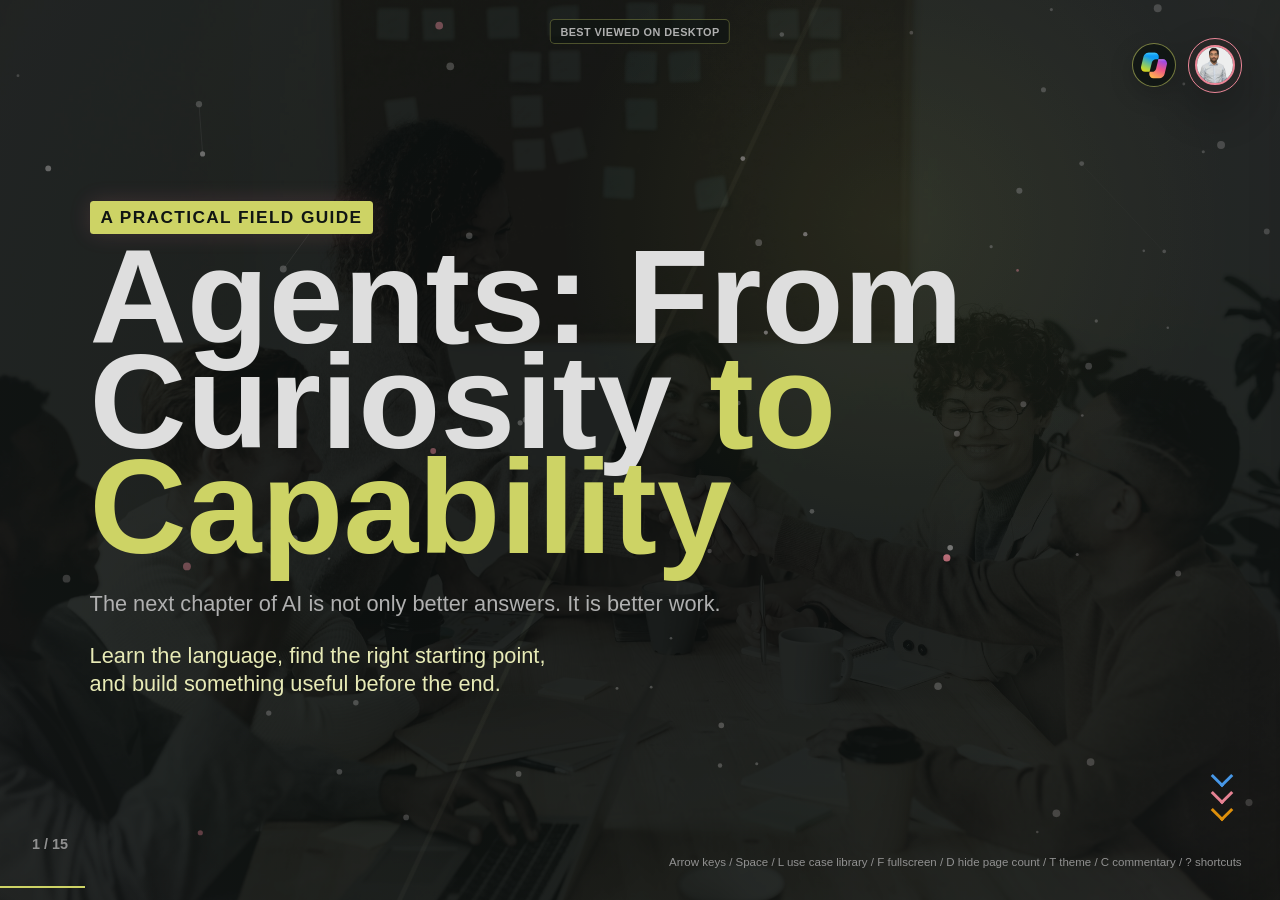
<file: index.html>
<!doctype html>
<html lang="en">
<head>
  <meta charset="utf-8">
  <meta name="viewport" content="width=device-width, initial-scale=1">
  <title>Agents: From Curiosity to Capability</title>
  <script>
    (() => {
      const param = new URLSearchParams(window.location.search).get("scoutTheme");
      // This deck is designed dark-only; ignore the system light/dark preference.
      document.documentElement.setAttribute("data-theme", param || "dark");
    })();
  </script>
  <link rel="stylesheet" href="styles/agentstory.css">
</head>
<body data-scenes="data/agentstory.json">
  <div class="cinema">
    <canvas class="cinema-canvas" aria-hidden="true"></canvas>
    <div class="cinema-vignette"></div>
    <div class="cinema-stage"></div>
  </div>
  <div class="desktop-viewing-notice" role="note">Best viewed on desktop</div>
  <div class="control-hint" data-hidden="false">Arrow keys / Space / L use case library / F fullscreen / D hide page count / T theme / C commentary / ? shortcuts</div>
  <button class="nav-toggle" title="Toggle navigation panel (Press N)" aria-label="Open navigation" hidden>☰</button>
  <div class="nav-panel" data-open="false" hidden>
    <header class="nav-panel-header"><h2 class="nav-panel-title">Agent journey</h2><button class="nav-close" aria-label="Close navigation" title="Close (ESC)">×</button></header>
    <div class="nav-sessions"></div>
  </div>
  <div class="presenter-tools">
    <button class="library-shortcut" type="button" aria-label="Open Agent Use Case Library" title="Open Agent Use Case Library (L)"><img src="assets/logos-and-icons/Copilot-icon.svg" alt=""></button>
    <button class="commentary-launcher" type="button" aria-label="Open presenter commentary" title="Press C to toggle"><span class="commentary-avatar"><img src="assets/images/portraits/you.jpg" alt="Presenter"></span><span class="commentary-launcher-copy"><strong id="presenterName">Presenter</strong><span>View notes</span></span></button>
  </div>
  <aside class="commentary-shell" data-open="false" aria-label="Presenter commentary">
    <div class="commentary-backdrop"></div>
    <section class="commentary-blade" role="dialog" aria-modal="true">
      <header class="commentary-blade-head"><div class="commentary-author"><span class="commentary-avatar"><img src="assets/images/portraits/you.jpg" alt=""></span><div><strong id="commentaryAuthor">Presenter</strong><span>Speaker notes</span></div></div><button class="commentary-close" type="button" aria-label="Close commentary" title="Close (C or ESC)">×</button></header>
      <div class="commentary-content"><p class="commentary-scene-label" id="commentaryLabel"></p><h2 class="commentary-title" id="commentaryTitle"></h2><div class="commentary-body" id="commentaryBody"></div><div class="commentary-takeaway" id="commentaryTakeaway"></div><a class="commentary-source" id="commentarySource" target="_blank" rel="noreferrer"></a><p class="commentary-shortcut">Press C to hide commentary during a live demonstration.</p></div>
    </section>
  </aside>
  <button class="scroll-cue" type="button" aria-label="Continue to the next scene" title="Scroll to navigate"><span class="scroll-cue-arrow"></span><span class="scroll-cue-arrow"></span><span class="scroll-cue-arrow"></span></button>
  <div class="progress-bar"></div>
  <div class="scene-counter"><span id="sceneNum">1</span> / <span id="sceneTotal">15</span></div>
  <script src="scripts/agentstory.js"></script>
</body>
</html>
</file>
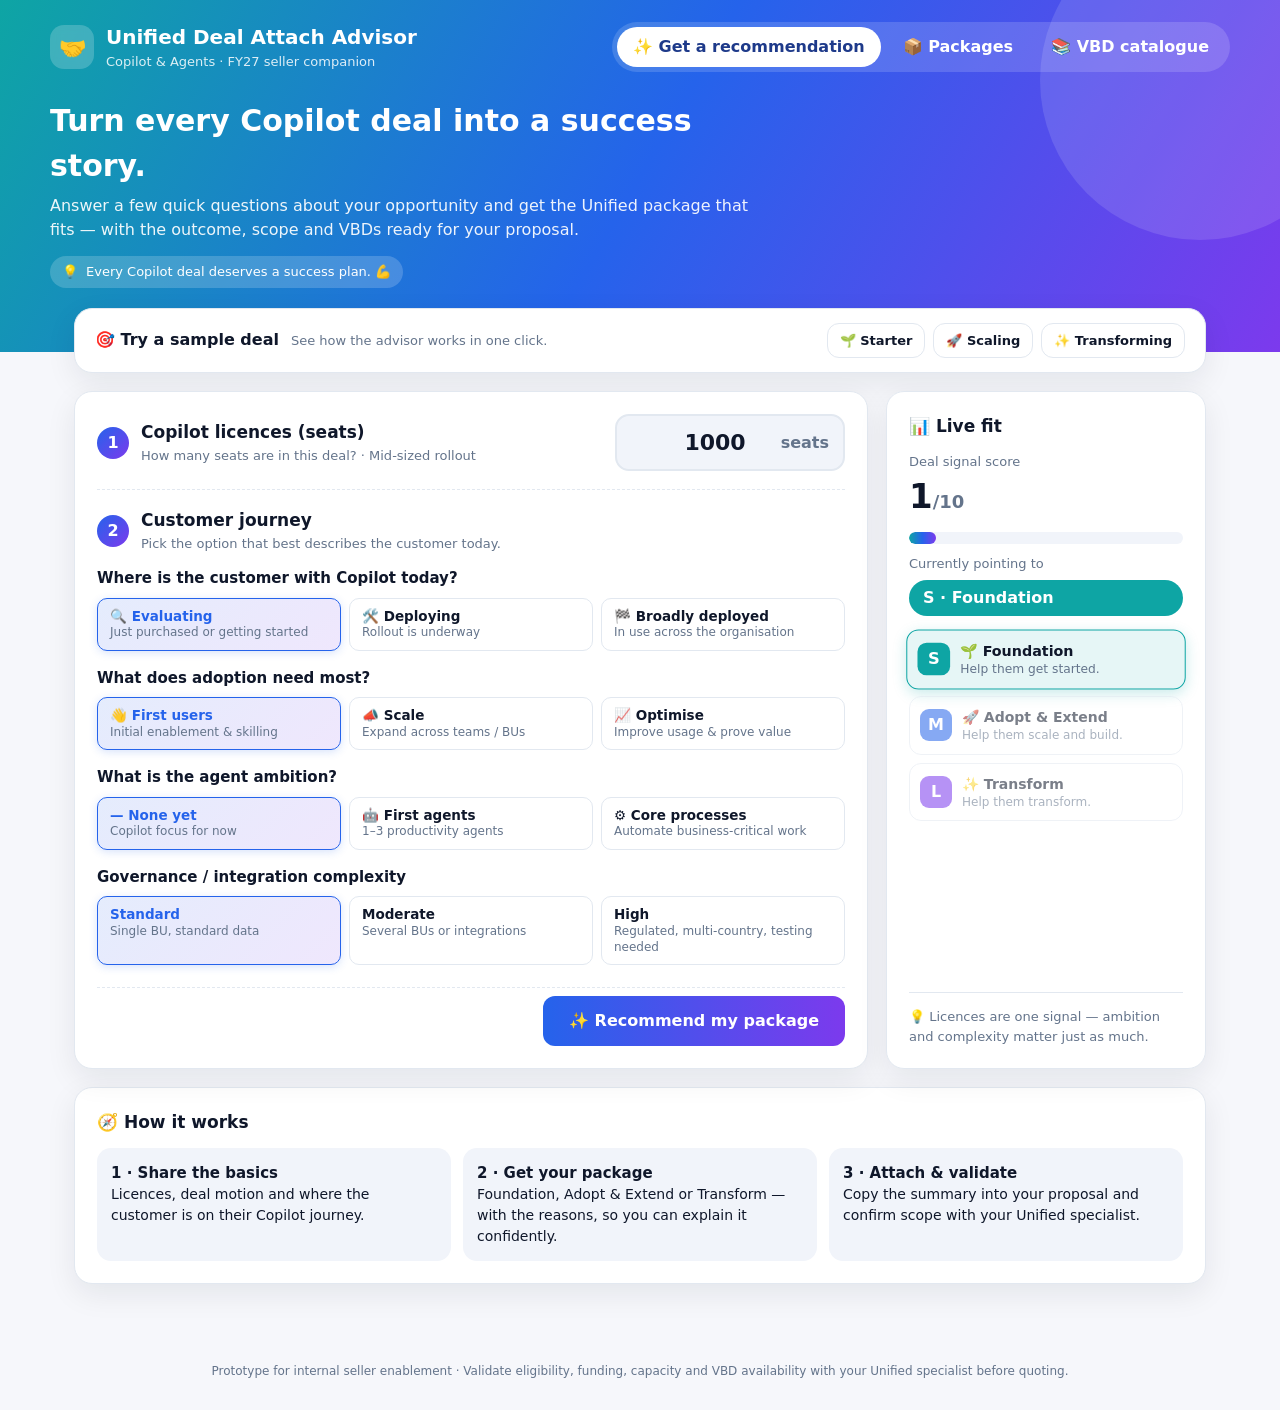
<file: unifiedpackages/index.html>
<!DOCTYPE html>
<html lang="en" dir="ltr">
<head>
<meta charset="utf-8">
<meta name="viewport" content="width=device-width, initial-scale=1">
<meta name="color-scheme" content="light dark">
<title>Unified Deal Attach Advisor</title>
<link rel="stylesheet" href="stylesheets/main.css">
<script defer src="data/catalogue.js"></script>
<script defer src="data/packages.js"></script>
<script defer src="data/addons.js"></script>
<script defer src="data/config.js"></script>
<script defer src="scripts/state.js"></script>
<script defer src="scripts/recommendations.js"></script>
<script defer src="scripts/shared.js"></script>
<script defer src="scripts/app.js"></script>
</head>
<body>
<div id="confetti" aria-hidden="true"></div>
<header class="top"><div class="wrap">
  <div class="brandrow">
    <div class="logo"><div class="mark">🤝</div><div><h1>Unified Deal Attach Advisor</h1><p>Copilot &amp; Agents · FY27 seller companion</p></div></div>
    <nav class="nav" aria-label="Main">
      <button data-view="recommend" class="active">✨ Get a recommendation</button>
      <button data-view="packages">📦 Packages</button>
      <button data-view="catalogue">📚 VBD catalogue</button>
    </nav>
  </div>
  <div class="headline"><h2>Turn every Copilot deal into a success story.</h2>
    <p>Answer a few quick questions about your opportunity and get the Unified package that fits — with the outcome, scope and VBDs ready for your proposal.</p>
    <div class="tipbar">💡 <span id="tip"></span></div></div>
</div></header>

<main>
<div class="card" id="startupError" role="alert" hidden></div>
<!-- RECOMMEND -->
<section class="view" id="view-recommend">
  <div class="card sample-bar" id="sampleBar"><span class="sb-t">🎯 Try a sample deal</span><span class="sb-s">See how the advisor works in one click.</span>
    <div class="samples" id="samples"></div></div>
  <div id="wizard" class="layout">
    <div class="card">
      <form id="dealForm" autocomplete="off">
        <div class="wsec">
          <div class="wsec-h lic-row"><span class="wnum">1</span><div class="lic-text"><label for="licenses"><b>Copilot licences (seats)</b></label><div class="small muted" id="licHint"></div></div>
            <div class="lic-input"><input type="number" id="licenses" min="0" step="50"><span>seats</span></div></div>
        </div>
        <div class="wsec">
          <div class="wsec-h"><span class="wnum">2</span><div><b>Customer journey</b><div class="small muted">Pick the option that best describes the customer today.</div></div></div>
          <div id="journeyQuestions"></div>
        </div>
        <div class="wsec" id="secSignals">
          <div class="wsec-h"><span class="wnum" id="numSignals">3</span><div><b>Special signals</b><div class="small muted" id="trigIntro">Tick anything that applies — we'll suggest the right add-ons. Nothing applies? Skip it.</div></div></div>
          <div class="checks" id="triggers"></div>
          <div class="hint" id="trigEmpty" hidden></div>
        </div>
        <div class="wsec" id="secDetails">
          <div class="wsec-h"><span class="wnum" id="numDetails">4</span><div><b>Deal details</b><div class="small muted">Optional — used to personalise the recommendation and summary.</div></div></div>
          <div class="row2" id="fCustomer">
            <div class="field"><label class="lbl" for="customer">Customer name</label><input type="text" id="customer" placeholder="e.g. Contoso AB"></div>
            <div class="field"><label class="lbl" for="opp">Opportunity / proposal ID</label><input type="text" id="opp" placeholder="e.g. OPP-12345"></div>
          </div>
          <div class="row2">
            <div class="field" id="fSeller"><label class="lbl" for="seller">Your name</label><input type="text" id="seller" placeholder="Account executive"></div>
            <div class="field" id="fMotion"><label class="lbl" for="motion">Deal motion</label>
              <select id="motion"></select></div>
          </div>
        </div>
        <div class="wiz-actions justify-end">
          <button type="button" class="btn primary big" id="btnRecommend">✨ Recommend my package</button>
        </div>
      </form>
    </div>
    <aside class="side"><div class="card">
      <h3>📊 Live fit</h3>
      <div class="small muted">Deal signal score</div>
      <div class="live-score"><span id="liveScore">0</span><span class="muted score-max">/10</span></div>
      <div class="meter"><i class="meter-empty" id="liveBar"></i></div>
      <div class="small muted mb-6">Currently pointing to</div>
      <span class="livepkg" id="livePkg">S</span>
      <div class="ladder" id="ladder"></div>
      <p class="small muted side-foot mb-0">💡 Licences are one signal — ambition and complexity matter just as much.</p>
    </div></aside>
  </div>
  <div id="result" hidden></div>
  <div class="print-only" id="printStamp"></div>
  <div class="card mt-18" id="howItWorks"><h3>🧭 How it works</h3><div class="howto">
    <div><b>1 · Share the basics</b>Licences, deal motion and where the customer is on their Copilot journey.</div>
    <div><b>2 · Get your package</b><span id="packageStory"></span></div>
    <div><b>3 · Attach &amp; validate</b>Copy the summary into your proposal and confirm scope with your Unified specialist.</div></div></div>
</section>

<!-- PACKAGES -->
<section class="view" id="view-packages" hidden>
  <div class="card"><h3>📦 Three packages, one simple story</h3><p class="muted no-margin" id="packageInheritance"></p></div>
  <div class="pkggrid" id="pkgGrid"></div>
  <div class="card mt-18" id="addonSection"><h3>➕ Optional trigger-based add-ons</h3><div class="addons" id="addonGrid"></div></div>
  <div class="text-center"><button class="btn primary big" data-goto="recommend">✨ Find the right package for my deal</button></div>
</section>

<!-- CATALOGUE -->
<section class="view" id="view-catalogue" hidden>
  <div class="card"><div class="toolbar"><h3 class="no-margin">📚 Available VBDs</h3><span class="small muted" id="catCount"></span></div>
    <div class="filters">
      <input type="text" id="catSearch" placeholder="Search by name or ID…" aria-label="Search VBDs">
      <select id="catTag" aria-label="Unified offering"><option value="">All offerings</option></select>
      <select id="catStage" aria-label="Journey stage"><option value="">All journey stages</option></select>
      <select id="catStatus" aria-label="Status"><option value="">All statuses</option></select>
    </div>
    <div class="tablewrap"><table><thead><tr><th>VBD</th><th>ESXP ID</th><th>Unified offering</th><th>Journey / pillar</th><th>Status</th><th>In package</th><th></th></tr></thead><tbody id="catBody"></tbody></table></div>
    <p class="small muted" id="catalogueSource"></p>
  </div>
</section>

</main>

<div id="toast" role="status" aria-live="polite"></div>
<footer>Prototype for internal seller enablement · Validate eligibility, funding, capacity and VBD availability with your Unified specialist before quoting.</footer>
</body>
</html>
</file>
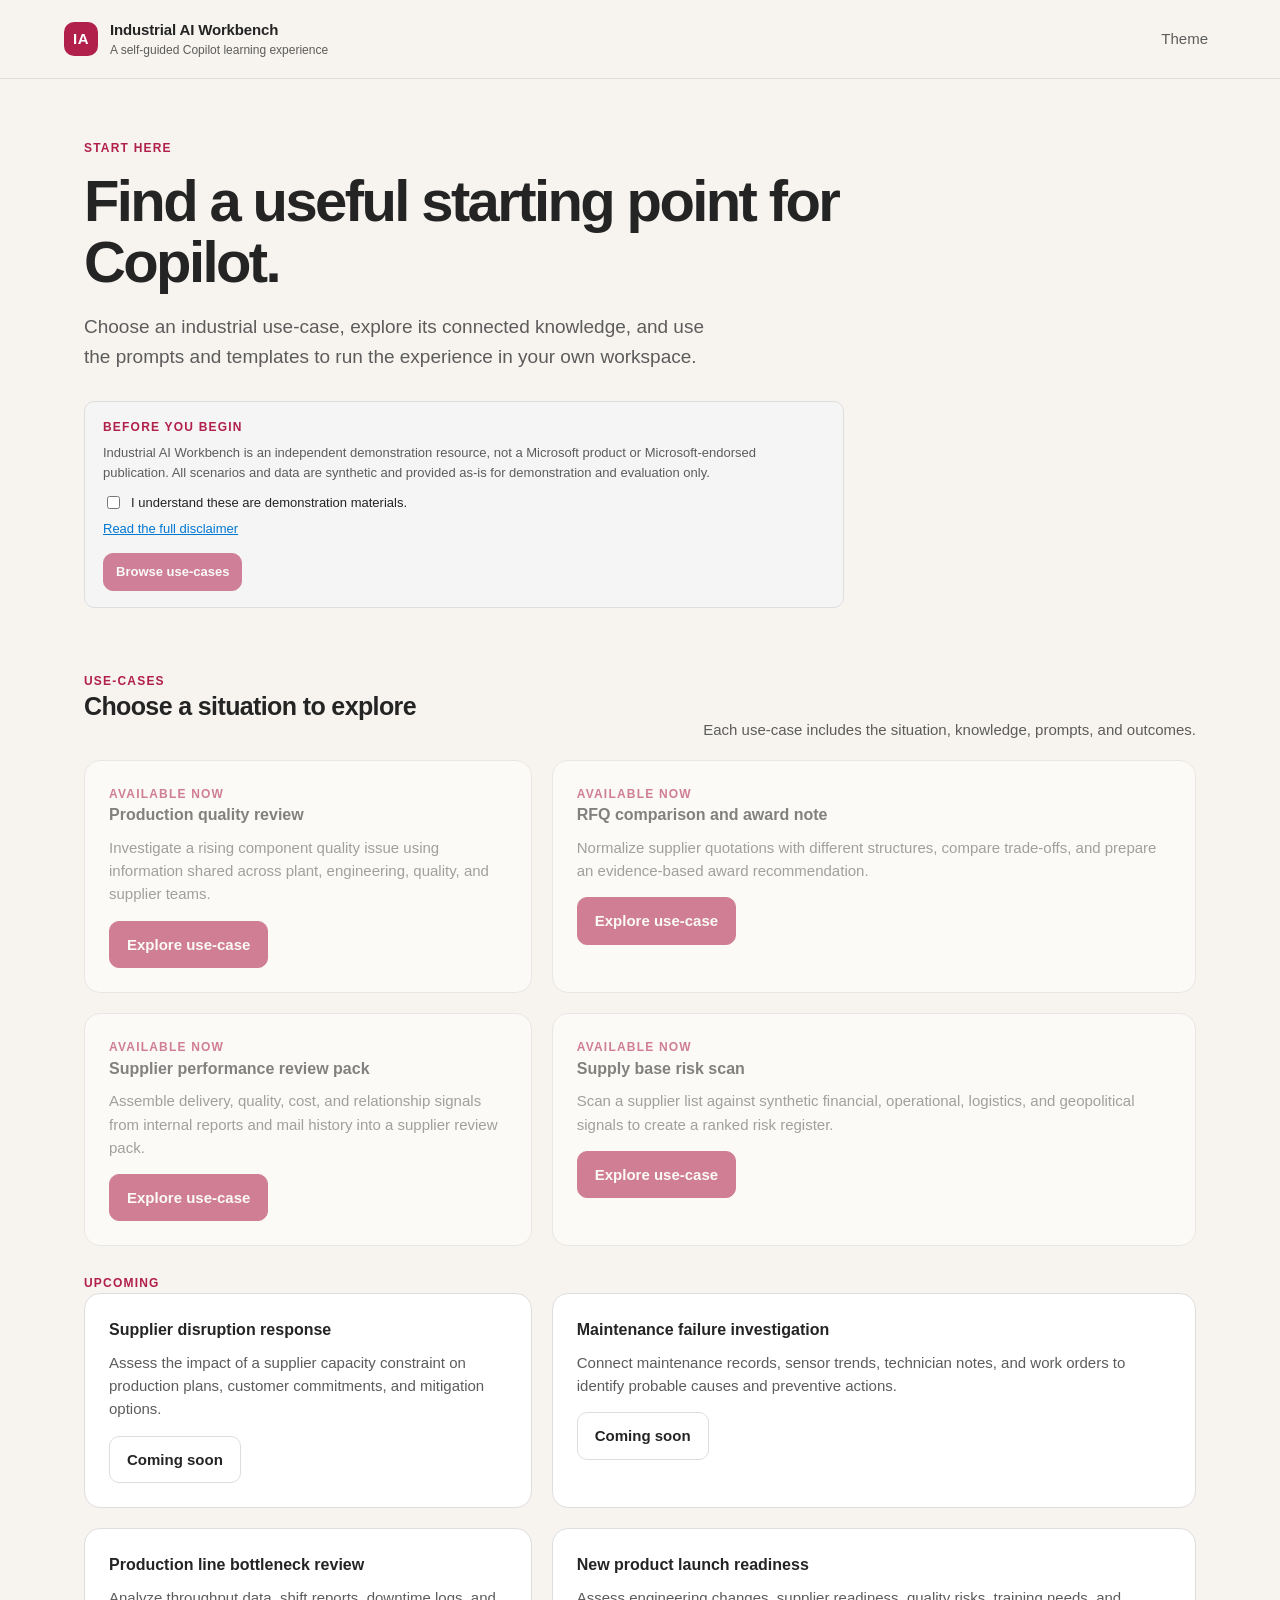
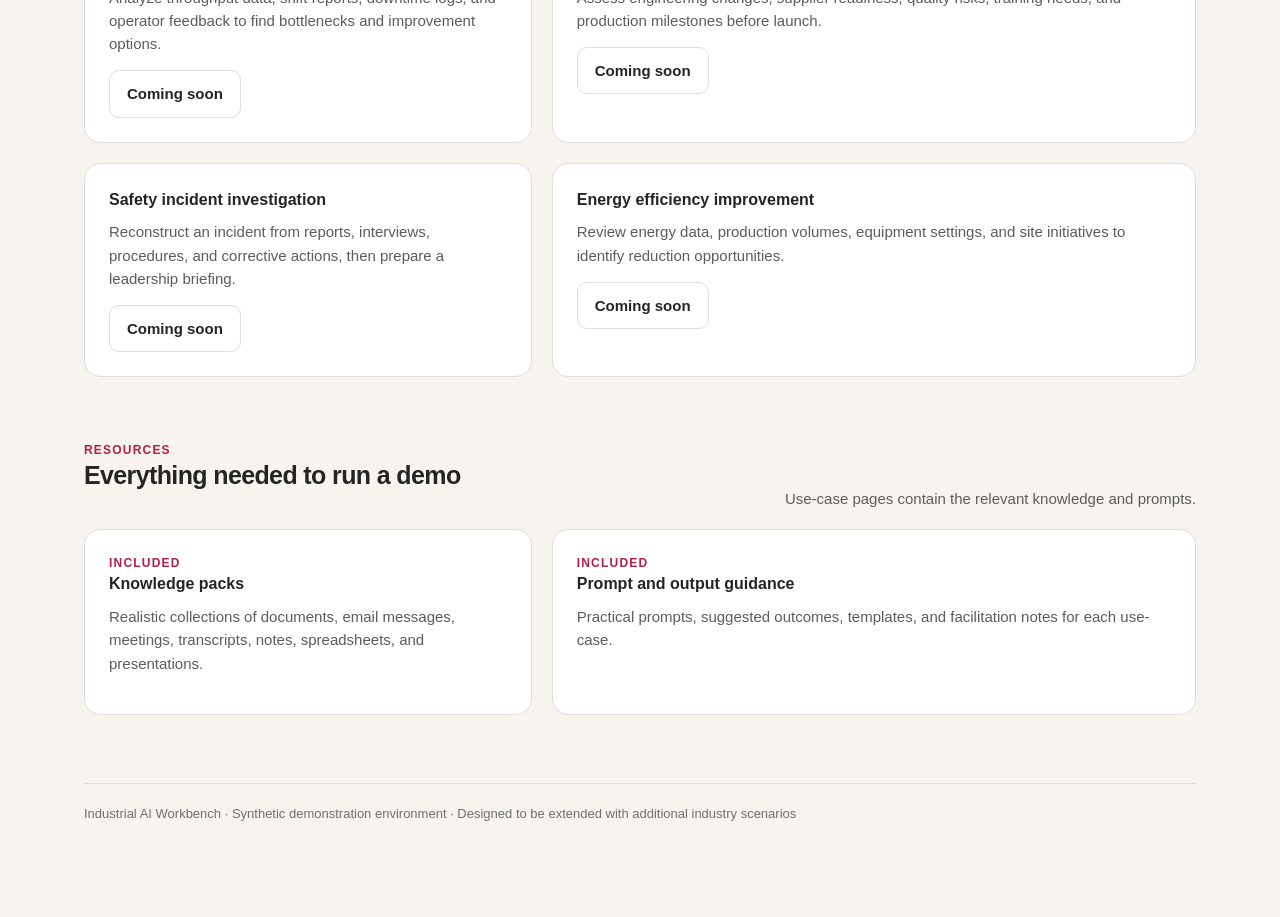
<file: workbench/index.html>
<!doctype html>
<html lang="en">
<head>
  <meta charset="UTF-8">
  <meta name="viewport" content="width=device-width, initial-scale=1">
  <title>Industrial AI Workbench</title>
  <script>
    (() => {
      const params = new URLSearchParams(window.location.search);
      const scoutTheme = params.get("scoutTheme");
      // "palette=nebula" is only ever sent by the Nebula-themed deck preview
      // (agent-journey.html). It is additive and inert otherwise: no param
      // means no behavior change from the original page.
      const palette = params.get("palette");
      const theme = palette === "nebula"
        ? "dark"
        : scoutTheme || (window.matchMedia("(prefers-color-scheme: dark)").matches ? "dark" : "light");
      document.documentElement.setAttribute("data-theme", theme);
      if (palette) document.documentElement.setAttribute("data-palette", palette);
    })();
  </script>
  <style>
    :root {
      color-scheme: light;
      --cp-bg: #f7f4ef;
      --cp-bg-elevated: #fcfbf8;
      --cp-surface: #ffffff;
      --cp-surface-soft: #f5f5f5;
      --cp-border: #dedede;
      --cp-border-strong: #919191;
      --cp-text: #242424;
      --cp-text-muted: #5c5c5c;
      --cp-text-soft: #6f6f6f;
      --cp-accent: #b11f4b;
      --cp-accent-hover: #9a1a41;
      --cp-accent-soft: rgba(177, 31, 75, 0.08);
      --cp-accent-fg: #ffffff;
      --cp-success: #16a34a;
      --cp-danger: #dc2626;
      --cp-warning: #f59e0b;
      --cp-link: #0078d4;
      --cp-shadow: 0 18px 48px rgba(0, 0, 0, 0.12);
      --cp-overlay: rgba(255, 255, 255, 0.8);
      --cp-panel: rgba(255, 255, 255, 0.86);
      --cp-panel-strong: rgba(255, 255, 255, 0.96);
      --cp-sheen: rgba(255, 255, 255, 0.55);
      --cp-highlight: rgba(177, 31, 75, 0.12);
    }
    html[data-theme="dark"] {
      color-scheme: dark;
      --cp-bg: #3d3b3a;
      --cp-bg-elevated: #343231;
      --cp-surface: #292929;
      --cp-surface-soft: #2e2e2e;
      --cp-border: #474747;
      --cp-border-strong: #5f5f5f;
      --cp-text: #dedede;
      --cp-text-muted: #919191;
      --cp-text-soft: #b0b0b0;
      --cp-accent: #fd8ea1;
      --cp-accent-hover: #fb7b91;
      --cp-accent-soft: rgba(253, 142, 161, 0.14);
      --cp-accent-fg: #1a1a1a;
      --cp-success: #4ade80;
      --cp-danger: #f87171;
      --cp-warning: #fbbf24;
      --cp-link: #4da6ff;
      --cp-shadow: 0 18px 48px rgba(0, 0, 0, 0.32);
      --cp-overlay: rgba(41, 41, 41, 0.88);
      --cp-panel: rgba(41, 41, 41, 0.72);
      --cp-panel-strong: rgba(41, 41, 41, 0.96);
      --cp-sheen: rgba(255, 255, 255, 0.04);
      --cp-highlight: rgba(253, 142, 161, 0.12);
    }

    * { box-sizing: border-box; }
    body {
      margin: 0;
      background: var(--cp-bg);
      color: var(--cp-text);
      font: 15px/1.55 "Segoe UI", Aptos, Calibri, -apple-system, BlinkMacSystemFont, sans-serif;
    }
    button { font: inherit; }
    .shell { min-height: 100vh; }
    .topbar {
      align-items: center;
      border-bottom: 1px solid var(--cp-border);
      display: flex;
      justify-content: space-between;
      padding: 18px clamp(20px, 5vw, 72px);
    }
    .brand { align-items: center; display: flex; gap: 12px; }
    .brand-mark {
      align-items: center;
      background: var(--cp-accent);
      border-radius: 10px;
      color: var(--cp-accent-fg);
      display: flex;
      font-weight: 700;
      height: 34px;
      justify-content: center;
      letter-spacing: .04em;
      width: 34px;
    }
    .brand-name { font-weight: 650; letter-spacing: -.01em; }
    .brand-subtitle { color: var(--cp-text-muted); font-size: 12px; }
    .theme-button, .text-button {
      background: transparent;
      border: 0;
      color: var(--cp-text-muted);
      cursor: pointer;
      padding: 8px;
    }
    .theme-button:hover, .text-button:hover { color: var(--cp-accent); }
    .container { margin: 0 auto; max-width: 1160px; padding: 60px 24px 80px; }
    .hero { max-width: 760px; }
    .eyebrow {
      color: var(--cp-accent);
      font-size: 12px;
      font-weight: 700;
      letter-spacing: .1em;
      text-transform: uppercase;
    }
    h1, h2, h3, p { margin-top: 0; }
    h1 { font-size: clamp(34px, 5vw, 58px); letter-spacing: -.045em; line-height: 1.04; margin: 14px 0 20px; }
    h2 { font-size: 25px; letter-spacing: -.025em; line-height: 1.2; }
    h3 { font-size: 16px; margin-bottom: 8px; }
    .lead { color: var(--cp-text-muted); font-size: 19px; max-width: 650px; }
    .hero-actions { display: flex; flex-wrap: wrap; gap: 12px; margin-top: 28px; }
    .primary-button, .secondary-button {
      border-radius: .625rem;
      cursor: pointer;
      display: inline-block;
      font-weight: 650;
      padding: 11px 17px;
      text-decoration: none;
    }
    .primary-button {
      background: var(--cp-accent);
      border: 1px solid var(--cp-accent);
      color: var(--cp-accent-fg);
    }
    .primary-button:hover { background: var(--cp-accent-hover); border-color: var(--cp-accent-hover); }
    .secondary-button {
      background: var(--cp-surface);
      border: 1px solid var(--cp-border);
      color: var(--cp-text);
    }
    .secondary-button:hover { border-color: var(--cp-border-strong); }
    .section { margin-top: 64px; scroll-margin-top: 24px; }
    .section-heading { align-items: end; display: flex; justify-content: space-between; margin-bottom: 18px; }
    .section-heading p { color: var(--cp-text-muted); margin-bottom: 0; }
    .scenario-card {
      background: var(--cp-surface);
      border: 1px solid var(--cp-border);
      border-radius: 16px;
      box-shadow: 0 0 2px rgba(0,0,0,0.12), 0 1px 2px rgba(0,0,0,0.14);
      overflow: hidden;
    }
    .scenario-main { display: grid; gap: 28px; grid-template-columns: 1.35fr .65fr; padding: 30px; }
    .scenario-title { align-items: center; display: flex; gap: 12px; }
    .status-dot { background: var(--cp-success); border-radius: 50%; height: 9px; width: 9px; }
    .scenario-description { color: var(--cp-text-muted); max-width: 620px; }
    .metadata { border-left: 1px solid var(--cp-border); display: grid; gap: 16px; padding-left: 28px; }
    .meta-label { color: var(--cp-text-soft); font-size: 12px; }
    .meta-value { font-weight: 650; }
    .scenario-footer { align-items: center; background: var(--cp-surface-soft); border-top: 1px solid var(--cp-border); display: flex; justify-content: space-between; padding: 16px 30px; }
    .small-note { color: var(--cp-text-muted); font-size: 13px; }
    .knowledge-grid { display: grid; gap: 12px; grid-template-columns: repeat(4, 1fr); }
    .knowledge-card {
      background: var(--cp-surface);
      border: 1px solid var(--cp-border);
      border-radius: .625rem;
      padding: 18px;
    }
    .knowledge-icon { color: var(--cp-accent); font-size: 20px; font-weight: 700; }
    .knowledge-count { font-size: 25px; font-weight: 700; letter-spacing: -.03em; margin-top: 7px; }
    .knowledge-label { color: var(--cp-text-muted); font-size: 13px; }
    .knowledge-note { color: var(--cp-text-soft); font-size: 12px; margin: 7px 0 0; }
    .disclaimer-card { background: var(--cp-surface-soft); border: 1px solid var(--cp-border); border-radius: 10px; margin-top: 30px; padding: 16px 18px; }
    .disclaimer-card p { color: var(--cp-text-muted); font-size: 13px; margin: 6px 0 10px; }
    .disclaimer-card a { color: var(--cp-link); }
    .disclaimer-card .hero-actions { margin-top: 14px; }
    .disclaimer-card .primary-button { font-size: 13px; padding: 8px 12px; }
    .acknowledgement { align-items: center; color: var(--cp-text); display: flex; font-size: 13px; gap: 8px; }
    .acknowledgement input { accent-color: var(--cp-accent); }
    .primary-button:disabled { cursor: not-allowed; opacity: .55; }
    .resource-layout { display: grid; gap: 20px; grid-template-columns: .82fr 1.18fr; }
    .resource-card, .resource-panel {
      background: var(--cp-surface);
      border: 1px solid var(--cp-border);
      border-radius: 16px;
      padding: 24px;
    }
    .resource-card:hover { border-color: var(--cp-accent); }
    .use-case-card.inactive { opacity: .55; }
    .use-case-card.inactive:hover { border-color: var(--cp-border); }
    .use-case-card.inactive .use-case-button { pointer-events: none; }
    .resource-card h3, .resource-panel h3 { margin-bottom: 8px; }
    .resource-card p, .resource-panel p { color: var(--cp-text-muted); }
    .resource-list { color: var(--cp-text-muted); display: grid; gap: 8px; margin: 14px 0 0; padding-left: 20px; }
    .resource-list li::marker { color: var(--cp-accent); }
    .resource-panel { scroll-margin-top: 24px; }
    .resource-panel + .resource-panel { margin-top: 20px; }
    .panel-heading { align-items: start; display: flex; justify-content: space-between; gap: 20px; }
    .panel-label { color: var(--cp-accent); font-size: 12px; font-weight: 700; letter-spacing: .08em; text-transform: uppercase; }
    .upcoming-label { margin-top: 28px; }
    .prompt-card { background: var(--cp-accent-soft); border: 1px solid var(--cp-highlight); border-radius: .625rem; margin-top: 12px; padding: 16px; }
    .prompt-card p { color: var(--cp-text); margin-bottom: 12px; }
    .copy-button { background: var(--cp-surface); border: 1px solid var(--cp-border); border-radius: .625rem; color: var(--cp-text-muted); cursor: pointer; font-size: 13px; padding: 7px 10px; }
    .copy-button:hover { border-color: var(--cp-accent); color: var(--cp-accent); }
    .footer-note { border-top: 1px solid var(--cp-border); color: var(--cp-text-soft); font-size: 13px; margin-top: 68px; padding-top: 20px; }
    @media (max-width: 760px) {
      .topbar { padding: 16px 20px; }
      .container { padding: 40px 18px 60px; }
      .scenario-main { grid-template-columns: 1fr; padding: 22px; }
      .metadata { border-left: 0; border-top: 1px solid var(--cp-border); padding: 20px 0 0; }
      .scenario-footer { align-items: flex-start; flex-direction: column; gap: 14px; padding: 16px 22px; }
      .knowledge-grid { grid-template-columns: repeat(2, 1fr); }
      .resource-layout { grid-template-columns: 1fr; }
      .section-heading { align-items: flex-start; flex-direction: column; gap: 5px; }
    }
  </style>
  <link rel="stylesheet" href="../styles/workbench-modern.css">
</head>
<body>
  <div class="shell">
    <header class="topbar">
      <div class="brand">
        <div class="brand-mark" aria-hidden="true">IA</div>
        <div>
          <div class="brand-name">Industrial AI Workbench</div>
          <div class="brand-subtitle">A self-guided Copilot learning experience</div>
        </div>
      </div>
      <button class="theme-button" id="themeToggle" type="button" aria-label="Toggle colour theme">Theme</button>
    </header>

    <main class="container">
      <section class="hero">
        <div class="eyebrow">Start here</div>
        <h1>Find a useful starting point for Copilot.</h1>
        <p class="lead">Choose an industrial use-case, explore its connected knowledge, and use the prompts and templates to run the experience in your own workspace.</p>
        <section class="disclaimer-card" aria-label="Demo disclaimer">
          <div class="eyebrow">Before you begin</div>
          <p>Industrial AI Workbench is an independent demonstration resource, not a Microsoft product or Microsoft-endorsed publication. All scenarios and data are synthetic and provided as-is for demonstration and evaluation only.</p>
          <label class="acknowledgement"><input id="disclaimerAck" type="checkbox"> I understand these are demonstration materials.</label>
          <p><a href="scenarios/DISCLAIMER.txt">Read the full disclaimer</a></p>
          <div class="hero-actions">
            <button class="primary-button" id="useCasesButton" type="button" disabled>Browse use-cases</button>
          </div>
        </section>
      </section>

      <section class="section" id="use-cases">
        <div class="section-heading">
          <div>
            <div class="eyebrow">Use-cases</div>
            <h2>Choose a situation to explore</h2>
          </div>
          <p>Each use-case includes the situation, knowledge, prompts, and outcomes.</p>
        </div>
        <div class="resource-layout">
          <article class="resource-card use-case-card inactive">
            <div class="eyebrow">Available now</div>
            <h3>Production quality review</h3>
            <p>Investigate a rising component quality issue using information shared across plant, engineering, quality, and supplier teams.</p>
            <a class="primary-button use-case-button" href="scenarios/Production-Quality-Review.html">Explore use-case</a>
          </article>
          <article class="resource-card use-case-card inactive">
            <div class="eyebrow">Available now</div>
            <h3>RFQ comparison and award note</h3>
            <p>Normalize supplier quotations with different structures, compare trade-offs, and prepare an evidence-based award recommendation.</p>
            <a class="primary-button use-case-button" href="scenarios/RFQ-Comparison-Award.html">Explore use-case</a>
          </article>
          <article class="resource-card use-case-card inactive">
            <div class="eyebrow">Available now</div>
            <h3>Supplier performance review pack</h3>
            <p>Assemble delivery, quality, cost, and relationship signals from internal reports and mail history into a supplier review pack.</p>
            <a class="primary-button use-case-button" href="scenarios/Supplier-Performance-Review.html">Explore use-case</a>
          </article>
          <article class="resource-card use-case-card inactive">
            <div class="eyebrow">Available now</div>
            <h3>Supply base risk scan</h3>
            <p>Scan a supplier list against synthetic financial, operational, logistics, and geopolitical signals to create a ranked risk register.</p>
            <a class="primary-button use-case-button" href="scenarios/Supply-Base-Risk-Scan.html">Explore use-case</a>
          </article>
        </div>
        <div class="eyebrow upcoming-label">Upcoming</div>
        <div class="resource-layout">
          <article class="resource-card">
            <h3>Supplier disruption response</h3>
            <p>Assess the impact of a supplier capacity constraint on production plans, customer commitments, and mitigation options.</p>
            <button class="secondary-button" type="button" disabled>Coming soon</button>
          </article>
          <article class="resource-card">
            <h3>Maintenance failure investigation</h3>
            <p>Connect maintenance records, sensor trends, technician notes, and work orders to identify probable causes and preventive actions.</p>
            <button class="secondary-button" type="button" disabled>Coming soon</button>
          </article>
          <article class="resource-card">
            <h3>Production line bottleneck review</h3>
            <p>Analyze throughput data, shift reports, downtime logs, and operator feedback to find bottlenecks and improvement options.</p>
            <button class="secondary-button" type="button" disabled>Coming soon</button>
          </article>
          <article class="resource-card">
            <h3>New product launch readiness</h3>
            <p>Assess engineering changes, supplier readiness, quality risks, training needs, and production milestones before launch.</p>
            <button class="secondary-button" type="button" disabled>Coming soon</button>
          </article>
          <article class="resource-card">
            <h3>Safety incident investigation</h3>
            <p>Reconstruct an incident from reports, interviews, procedures, and corrective actions, then prepare a leadership briefing.</p>
            <button class="secondary-button" type="button" disabled>Coming soon</button>
          </article>
          <article class="resource-card">
            <h3>Energy efficiency improvement</h3>
            <p>Review energy data, production volumes, equipment settings, and site initiatives to identify reduction opportunities.</p>
            <button class="secondary-button" type="button" disabled>Coming soon</button>
          </article>
        </div>
      </section>

      <section class="section" id="resources">
        <div class="section-heading">
          <div><div class="eyebrow">Resources</div><h2>Everything needed to run a demo</h2></div>
          <p>Use-case pages contain the relevant knowledge and prompts.</p>
        </div>
        <div class="resource-layout">
          <article class="resource-card"><div class="eyebrow">Included</div><h3>Knowledge packs</h3><p>Realistic collections of documents, email messages, meetings, transcripts, notes, spreadsheets, and presentations.</p></article>
          <article class="resource-card"><div class="eyebrow">Included</div><h3>Prompt and output guidance</h3><p>Practical prompts, suggested outcomes, templates, and facilitation notes for each use-case.</p></article>
        </div>
      </section>

      <p class="footer-note">Industrial AI Workbench · Synthetic demonstration environment · Designed to be extended with additional industry scenarios</p>
    </main>
  </div>

  <script>
    document.getElementById("useCasesButton").addEventListener("click", () => {
      document.getElementById("use-cases").scrollIntoView({ behavior: "smooth" });
    });
    const disclaimerAck = document.getElementById("disclaimerAck");
    const useCaseButtons = [...document.querySelectorAll(".use-case-button")];
    const setUseCasesEnabled = (enabled) => {
      useCaseButtons.forEach((button) => {
        button.tabIndex = enabled ? 0 : -1;
        button.setAttribute("aria-disabled", String(!enabled));
        button.closest(".use-case-card").classList.toggle("inactive", !enabled);
      });
    };
    setUseCasesEnabled(false);
    disclaimerAck.addEventListener("change", (event) => {
      const enabled = event.currentTarget.checked;
      document.getElementById("useCasesButton").disabled = !enabled;
      setUseCasesEnabled(enabled);
    });
    document.querySelectorAll("[data-copy]").forEach((button) => {
      button.addEventListener("click", async () => {
        await navigator.clipboard.writeText(button.dataset.copy);
        button.textContent = "Copied";
        window.setTimeout(() => { button.textContent = "Copy prompt"; }, 1400);
      });
    });
    document.getElementById("themeToggle").addEventListener("click", () => {
      const nextTheme = document.documentElement.dataset.theme === "dark" ? "light" : "dark";
      document.documentElement.dataset.theme = nextTheme;
    });
  </script>
</body>
</html>
</file>
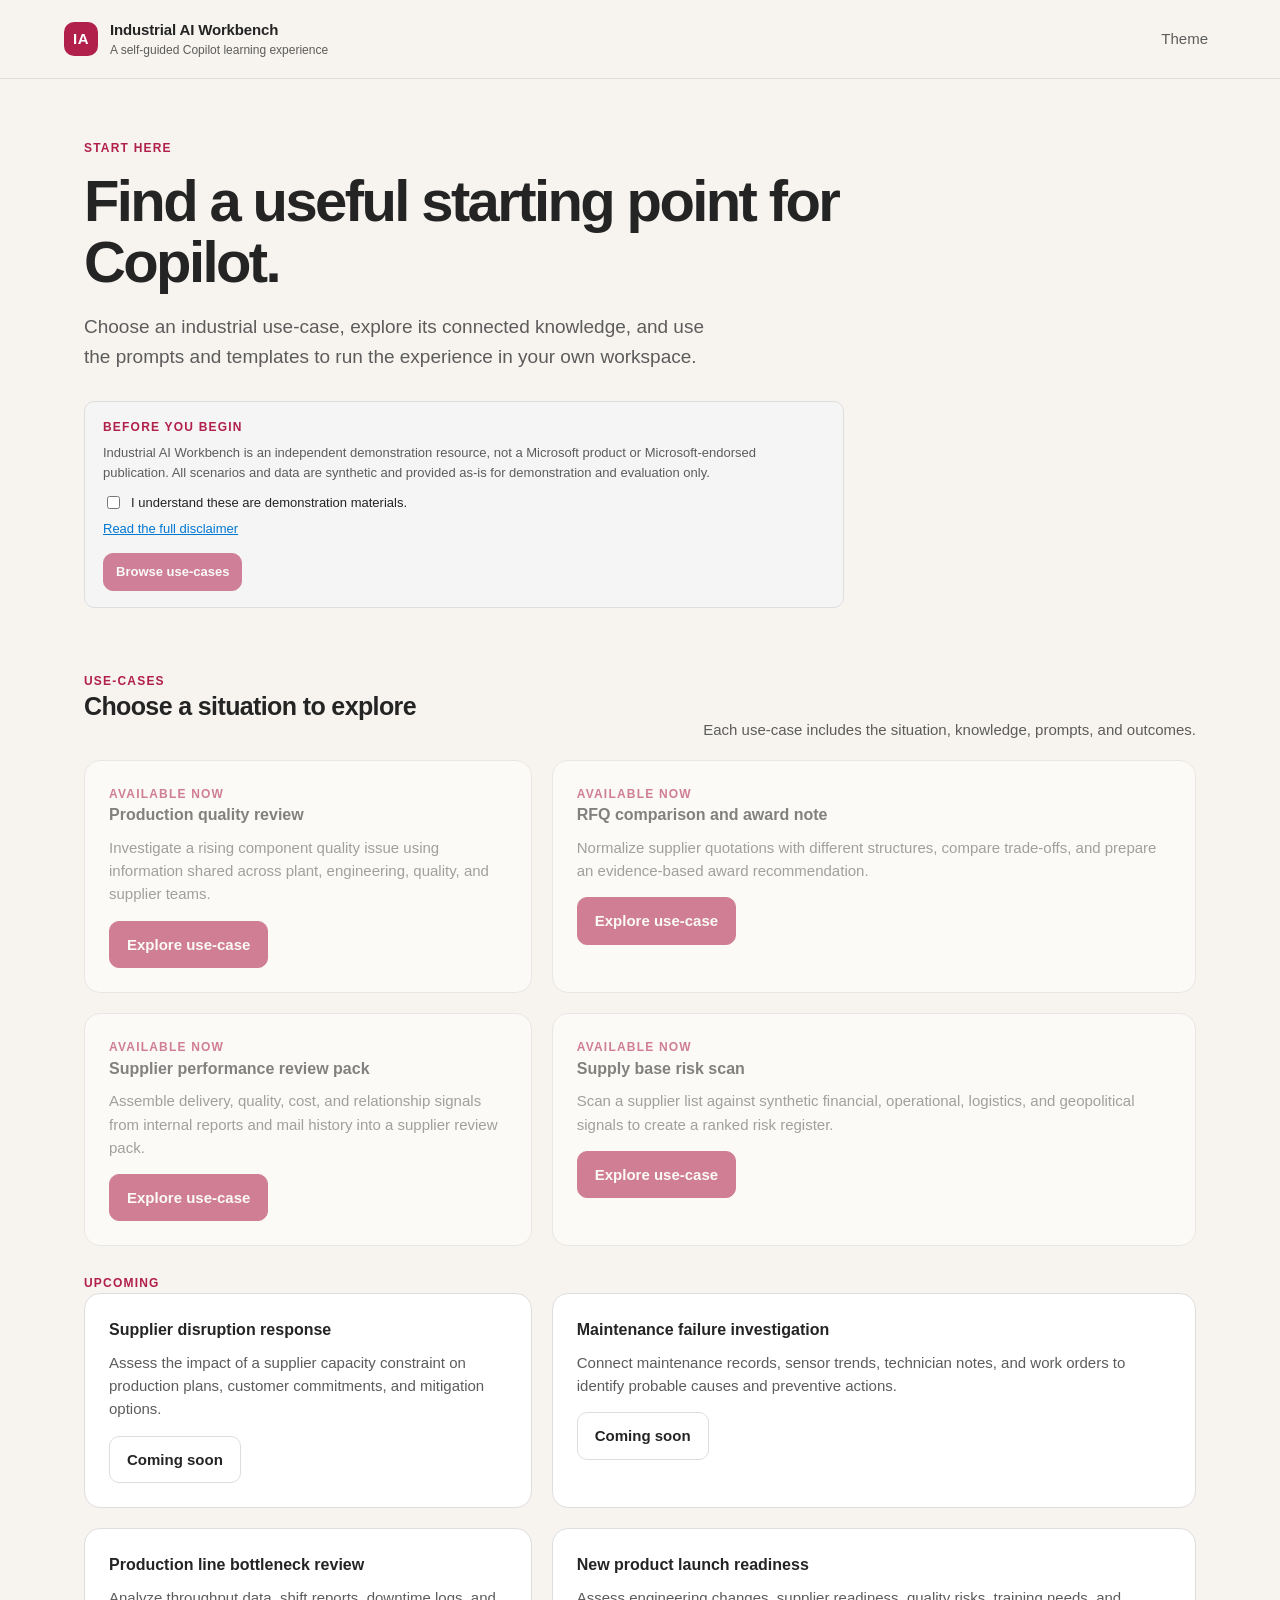
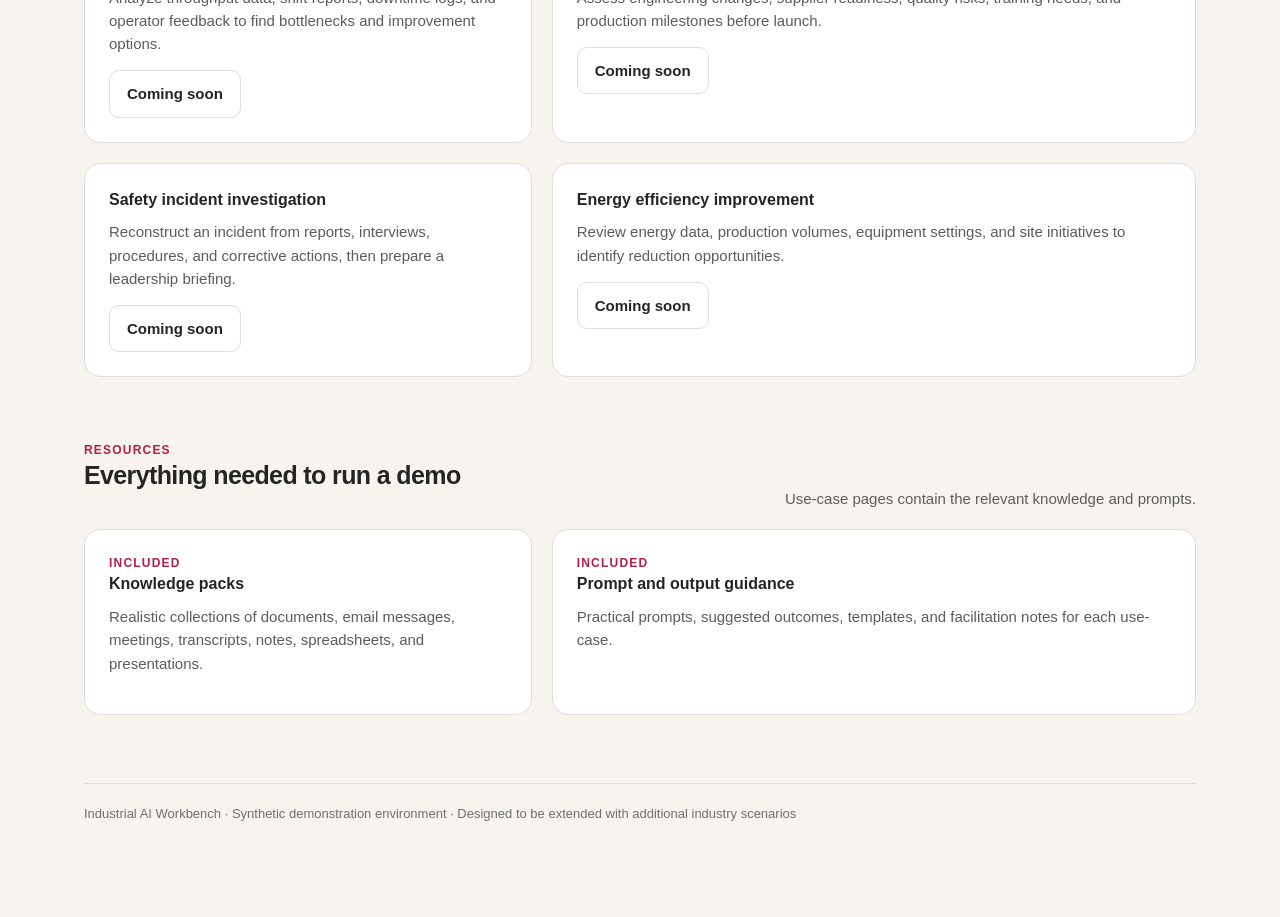
<file: workbench/scenarios/index.html>
<!doctype html>
<html lang="en">
<head>
  <meta charset="UTF-8">
  <meta name="viewport" content="width=device-width, initial-scale=1">
  <title>Industrial AI Workbench</title>
  <script>
    (() => {
      const param = new URLSearchParams(window.location.search).get("scoutTheme");
      const theme =
        param || (window.matchMedia("(prefers-color-scheme: dark)").matches ? "dark" : "light");
      document.documentElement.setAttribute("data-theme", theme);
    })();
  </script>
  <style>
    :root {
      color-scheme: light;
      --cp-bg: #f7f4ef;
      --cp-bg-elevated: #fcfbf8;
      --cp-surface: #ffffff;
      --cp-surface-soft: #f5f5f5;
      --cp-border: #dedede;
      --cp-border-strong: #919191;
      --cp-text: #242424;
      --cp-text-muted: #5c5c5c;
      --cp-text-soft: #6f6f6f;
      --cp-accent: #b11f4b;
      --cp-accent-hover: #9a1a41;
      --cp-accent-soft: rgba(177, 31, 75, 0.08);
      --cp-accent-fg: #ffffff;
      --cp-success: #16a34a;
      --cp-danger: #dc2626;
      --cp-warning: #f59e0b;
      --cp-link: #0078d4;
      --cp-shadow: 0 18px 48px rgba(0, 0, 0, 0.12);
      --cp-overlay: rgba(255, 255, 255, 0.8);
      --cp-panel: rgba(255, 255, 255, 0.86);
      --cp-panel-strong: rgba(255, 255, 255, 0.96);
      --cp-sheen: rgba(255, 255, 255, 0.55);
      --cp-highlight: rgba(177, 31, 75, 0.12);
    }
    html[data-theme="dark"] {
      color-scheme: dark;
      --cp-bg: #3d3b3a;
      --cp-bg-elevated: #343231;
      --cp-surface: #292929;
      --cp-surface-soft: #2e2e2e;
      --cp-border: #474747;
      --cp-border-strong: #5f5f5f;
      --cp-text: #dedede;
      --cp-text-muted: #919191;
      --cp-text-soft: #b0b0b0;
      --cp-accent: #fd8ea1;
      --cp-accent-hover: #fb7b91;
      --cp-accent-soft: rgba(253, 142, 161, 0.14);
      --cp-accent-fg: #1a1a1a;
      --cp-success: #4ade80;
      --cp-danger: #f87171;
      --cp-warning: #fbbf24;
      --cp-link: #4da6ff;
      --cp-shadow: 0 18px 48px rgba(0, 0, 0, 0.32);
      --cp-overlay: rgba(41, 41, 41, 0.88);
      --cp-panel: rgba(41, 41, 41, 0.72);
      --cp-panel-strong: rgba(41, 41, 41, 0.96);
      --cp-sheen: rgba(255, 255, 255, 0.04);
      --cp-highlight: rgba(253, 142, 161, 0.12);
    }

    * { box-sizing: border-box; }
    body {
      margin: 0;
      background: var(--cp-bg);
      color: var(--cp-text);
      font: 15px/1.55 "Segoe UI", Aptos, Calibri, -apple-system, BlinkMacSystemFont, sans-serif;
    }
    button { font: inherit; }
    .shell { min-height: 100vh; }
    .topbar {
      align-items: center;
      border-bottom: 1px solid var(--cp-border);
      display: flex;
      justify-content: space-between;
      padding: 18px clamp(20px, 5vw, 72px);
    }
    .brand { align-items: center; display: flex; gap: 12px; }
    .brand-mark {
      align-items: center;
      background: var(--cp-accent);
      border-radius: 10px;
      color: var(--cp-accent-fg);
      display: flex;
      font-weight: 700;
      height: 34px;
      justify-content: center;
      letter-spacing: .04em;
      width: 34px;
    }
    .brand-name { font-weight: 650; letter-spacing: -.01em; }
    .brand-subtitle { color: var(--cp-text-muted); font-size: 12px; }
    .theme-button, .text-button {
      background: transparent;
      border: 0;
      color: var(--cp-text-muted);
      cursor: pointer;
      padding: 8px;
    }
    .theme-button:hover, .text-button:hover { color: var(--cp-accent); }
    .container { margin: 0 auto; max-width: 1160px; padding: 60px 24px 80px; }
    .hero { max-width: 760px; }
    .eyebrow {
      color: var(--cp-accent);
      font-size: 12px;
      font-weight: 700;
      letter-spacing: .1em;
      text-transform: uppercase;
    }
    h1, h2, h3, p { margin-top: 0; }
    h1 { font-size: clamp(34px, 5vw, 58px); letter-spacing: -.045em; line-height: 1.04; margin: 14px 0 20px; }
    h2 { font-size: 25px; letter-spacing: -.025em; line-height: 1.2; }
    h3 { font-size: 16px; margin-bottom: 8px; }
    .lead { color: var(--cp-text-muted); font-size: 19px; max-width: 650px; }
    .hero-actions { display: flex; flex-wrap: wrap; gap: 12px; margin-top: 28px; }
    .primary-button, .secondary-button {
      border-radius: .625rem;
      cursor: pointer;
      display: inline-block;
      font-weight: 650;
      padding: 11px 17px;
      text-decoration: none;
    }
    .primary-button {
      background: var(--cp-accent);
      border: 1px solid var(--cp-accent);
      color: var(--cp-accent-fg);
    }
    .primary-button:hover { background: var(--cp-accent-hover); border-color: var(--cp-accent-hover); }
    .secondary-button {
      background: var(--cp-surface);
      border: 1px solid var(--cp-border);
      color: var(--cp-text);
    }
    .secondary-button:hover { border-color: var(--cp-border-strong); }
    .section { margin-top: 64px; scroll-margin-top: 24px; }
    .section-heading { align-items: end; display: flex; justify-content: space-between; margin-bottom: 18px; }
    .section-heading p { color: var(--cp-text-muted); margin-bottom: 0; }
    .scenario-card {
      background: var(--cp-surface);
      border: 1px solid var(--cp-border);
      border-radius: 16px;
      box-shadow: 0 0 2px rgba(0,0,0,0.12), 0 1px 2px rgba(0,0,0,0.14);
      overflow: hidden;
    }
    .scenario-main { display: grid; gap: 28px; grid-template-columns: 1.35fr .65fr; padding: 30px; }
    .scenario-title { align-items: center; display: flex; gap: 12px; }
    .status-dot { background: var(--cp-success); border-radius: 50%; height: 9px; width: 9px; }
    .scenario-description { color: var(--cp-text-muted); max-width: 620px; }
    .metadata { border-left: 1px solid var(--cp-border); display: grid; gap: 16px; padding-left: 28px; }
    .meta-label { color: var(--cp-text-soft); font-size: 12px; }
    .meta-value { font-weight: 650; }
    .scenario-footer { align-items: center; background: var(--cp-surface-soft); border-top: 1px solid var(--cp-border); display: flex; justify-content: space-between; padding: 16px 30px; }
    .small-note { color: var(--cp-text-muted); font-size: 13px; }
    .knowledge-grid { display: grid; gap: 12px; grid-template-columns: repeat(4, 1fr); }
    .knowledge-card {
      background: var(--cp-surface);
      border: 1px solid var(--cp-border);
      border-radius: .625rem;
      padding: 18px;
    }
    .knowledge-icon { color: var(--cp-accent); font-size: 20px; font-weight: 700; }
    .knowledge-count { font-size: 25px; font-weight: 700; letter-spacing: -.03em; margin-top: 7px; }
    .knowledge-label { color: var(--cp-text-muted); font-size: 13px; }
    .knowledge-note { color: var(--cp-text-soft); font-size: 12px; margin: 7px 0 0; }
    .disclaimer-card { background: var(--cp-surface-soft); border: 1px solid var(--cp-border); border-radius: 10px; margin-top: 30px; padding: 16px 18px; }
    .disclaimer-card p { color: var(--cp-text-muted); font-size: 13px; margin: 6px 0 10px; }
    .disclaimer-card a { color: var(--cp-link); }
    .disclaimer-card .hero-actions { margin-top: 14px; }
    .disclaimer-card .primary-button { font-size: 13px; padding: 8px 12px; }
    .acknowledgement { align-items: center; color: var(--cp-text); display: flex; font-size: 13px; gap: 8px; }
    .acknowledgement input { accent-color: var(--cp-accent); }
    .primary-button:disabled { cursor: not-allowed; opacity: .55; }
    .resource-layout { display: grid; gap: 20px; grid-template-columns: .82fr 1.18fr; }
    .resource-card, .resource-panel {
      background: var(--cp-surface);
      border: 1px solid var(--cp-border);
      border-radius: 16px;
      padding: 24px;
    }
    .resource-card:hover { border-color: var(--cp-accent); }
    .use-case-card.inactive { opacity: .55; }
    .use-case-card.inactive:hover { border-color: var(--cp-border); }
    .use-case-card.inactive .use-case-button { pointer-events: none; }
    .resource-card h3, .resource-panel h3 { margin-bottom: 8px; }
    .resource-card p, .resource-panel p { color: var(--cp-text-muted); }
    .resource-list { color: var(--cp-text-muted); display: grid; gap: 8px; margin: 14px 0 0; padding-left: 20px; }
    .resource-list li::marker { color: var(--cp-accent); }
    .resource-panel { scroll-margin-top: 24px; }
    .resource-panel + .resource-panel { margin-top: 20px; }
    .panel-heading { align-items: start; display: flex; justify-content: space-between; gap: 20px; }
    .panel-label { color: var(--cp-accent); font-size: 12px; font-weight: 700; letter-spacing: .08em; text-transform: uppercase; }
    .upcoming-label { margin-top: 28px; }
    .prompt-card { background: var(--cp-accent-soft); border: 1px solid var(--cp-highlight); border-radius: .625rem; margin-top: 12px; padding: 16px; }
    .prompt-card p { color: var(--cp-text); margin-bottom: 12px; }
    .copy-button { background: var(--cp-surface); border: 1px solid var(--cp-border); border-radius: .625rem; color: var(--cp-text-muted); cursor: pointer; font-size: 13px; padding: 7px 10px; }
    .copy-button:hover { border-color: var(--cp-accent); color: var(--cp-accent); }
    .footer-note { border-top: 1px solid var(--cp-border); color: var(--cp-text-soft); font-size: 13px; margin-top: 68px; padding-top: 20px; }
    @media (max-width: 760px) {
      .topbar { padding: 16px 20px; }
      .container { padding: 40px 18px 60px; }
      .scenario-main { grid-template-columns: 1fr; padding: 22px; }
      .metadata { border-left: 0; border-top: 1px solid var(--cp-border); padding: 20px 0 0; }
      .scenario-footer { align-items: flex-start; flex-direction: column; gap: 14px; padding: 16px 22px; }
      .knowledge-grid { grid-template-columns: repeat(2, 1fr); }
      .resource-layout { grid-template-columns: 1fr; }
      .section-heading { align-items: flex-start; flex-direction: column; gap: 5px; }
    }
  </style>
</head>
<body>
  <div class="shell">
    <header class="topbar">
      <div class="brand">
        <div class="brand-mark" aria-hidden="true">IA</div>
        <div>
          <div class="brand-name">Industrial AI Workbench</div>
          <div class="brand-subtitle">A self-guided Copilot learning experience</div>
        </div>
      </div>
      <button class="theme-button" id="themeToggle" type="button" aria-label="Toggle colour theme">Theme</button>
    </header>

    <main class="container">
      <section class="hero">
        <div class="eyebrow">Start here</div>
        <h1>Find a useful starting point for Copilot.</h1>
        <p class="lead">Choose an industrial use-case, explore its connected knowledge, and use the prompts and templates to run the experience in your own workspace.</p>
        <section class="disclaimer-card" aria-label="Demo disclaimer">
          <div class="eyebrow">Before you begin</div>
          <p>Industrial AI Workbench is an independent demonstration resource, not a Microsoft product or Microsoft-endorsed publication. All scenarios and data are synthetic and provided as-is for demonstration and evaluation only.</p>
          <label class="acknowledgement"><input id="disclaimerAck" type="checkbox"> I understand these are demonstration materials.</label>
          <p><a href="DISCLAIMER.txt">Read the full disclaimer</a></p>
          <div class="hero-actions">
            <button class="primary-button" id="useCasesButton" type="button" disabled>Browse use-cases</button>
          </div>
        </section>
      </section>

      <section class="section" id="use-cases">
        <div class="section-heading">
          <div>
            <div class="eyebrow">Use-cases</div>
            <h2>Choose a situation to explore</h2>
          </div>
          <p>Each use-case includes the situation, knowledge, prompts, and outcomes.</p>
        </div>
        <div class="resource-layout">
          <article class="resource-card use-case-card inactive">
            <div class="eyebrow">Available now</div>
            <h3>Production quality review</h3>
            <p>Investigate a rising component quality issue using information shared across plant, engineering, quality, and supplier teams.</p>
            <a class="primary-button use-case-button" href="Production-Quality-Review.html">Explore use-case</a>
          </article>
          <article class="resource-card use-case-card inactive">
            <div class="eyebrow">Available now</div>
            <h3>RFQ comparison and award note</h3>
            <p>Normalize supplier quotations with different structures, compare trade-offs, and prepare an evidence-based award recommendation.</p>
            <a class="primary-button use-case-button" href="RFQ-Comparison-Award.html">Explore use-case</a>
          </article>
          <article class="resource-card use-case-card inactive">
            <div class="eyebrow">Available now</div>
            <h3>Supplier performance review pack</h3>
            <p>Assemble delivery, quality, cost, and relationship signals from internal reports and mail history into a supplier review pack.</p>
            <a class="primary-button use-case-button" href="Supplier-Performance-Review.html">Explore use-case</a>
          </article>
          <article class="resource-card use-case-card inactive">
            <div class="eyebrow">Available now</div>
            <h3>Supply base risk scan</h3>
            <p>Scan a supplier list against synthetic financial, operational, logistics, and geopolitical signals to create a ranked risk register.</p>
            <a class="primary-button use-case-button" href="Supply-Base-Risk-Scan.html">Explore use-case</a>
          </article>
        </div>
        <div class="eyebrow upcoming-label">Upcoming</div>
        <div class="resource-layout">
          <article class="resource-card">
            <h3>Supplier disruption response</h3>
            <p>Assess the impact of a supplier capacity constraint on production plans, customer commitments, and mitigation options.</p>
            <button class="secondary-button" type="button" disabled>Coming soon</button>
          </article>
          <article class="resource-card">
            <h3>Maintenance failure investigation</h3>
            <p>Connect maintenance records, sensor trends, technician notes, and work orders to identify probable causes and preventive actions.</p>
            <button class="secondary-button" type="button" disabled>Coming soon</button>
          </article>
          <article class="resource-card">
            <h3>Production line bottleneck review</h3>
            <p>Analyze throughput data, shift reports, downtime logs, and operator feedback to find bottlenecks and improvement options.</p>
            <button class="secondary-button" type="button" disabled>Coming soon</button>
          </article>
          <article class="resource-card">
            <h3>New product launch readiness</h3>
            <p>Assess engineering changes, supplier readiness, quality risks, training needs, and production milestones before launch.</p>
            <button class="secondary-button" type="button" disabled>Coming soon</button>
          </article>
          <article class="resource-card">
            <h3>Safety incident investigation</h3>
            <p>Reconstruct an incident from reports, interviews, procedures, and corrective actions, then prepare a leadership briefing.</p>
            <button class="secondary-button" type="button" disabled>Coming soon</button>
          </article>
          <article class="resource-card">
            <h3>Energy efficiency improvement</h3>
            <p>Review energy data, production volumes, equipment settings, and site initiatives to identify reduction opportunities.</p>
            <button class="secondary-button" type="button" disabled>Coming soon</button>
          </article>
        </div>
      </section>

      <section class="section" id="resources">
        <div class="section-heading">
          <div><div class="eyebrow">Resources</div><h2>Everything needed to run a demo</h2></div>
          <p>Use-case pages contain the relevant knowledge and prompts.</p>
        </div>
        <div class="resource-layout">
          <article class="resource-card"><div class="eyebrow">Included</div><h3>Knowledge packs</h3><p>Realistic collections of documents, email messages, meetings, transcripts, notes, spreadsheets, and presentations.</p></article>
          <article class="resource-card"><div class="eyebrow">Included</div><h3>Prompt and output guidance</h3><p>Practical prompts, suggested outcomes, templates, and facilitation notes for each use-case.</p></article>
        </div>
      </section>

      <p class="footer-note">Industrial AI Workbench · Synthetic demonstration environment · Designed to be extended with additional industry scenarios</p>
    </main>
  </div>

  <script>
    document.getElementById("useCasesButton").addEventListener("click", () => {
      document.getElementById("use-cases").scrollIntoView({ behavior: "smooth" });
    });
    const disclaimerAck = document.getElementById("disclaimerAck");
    const useCaseButtons = [...document.querySelectorAll(".use-case-button")];
    const setUseCasesEnabled = (enabled) => {
      useCaseButtons.forEach((button) => {
        button.tabIndex = enabled ? 0 : -1;
        button.setAttribute("aria-disabled", String(!enabled));
        button.closest(".use-case-card").classList.toggle("inactive", !enabled);
      });
    };
    setUseCasesEnabled(false);
    disclaimerAck.addEventListener("change", (event) => {
      const enabled = event.currentTarget.checked;
      document.getElementById("useCasesButton").disabled = !enabled;
      setUseCasesEnabled(enabled);
    });
    document.querySelectorAll("[data-copy]").forEach((button) => {
      button.addEventListener("click", async () => {
        await navigator.clipboard.writeText(button.dataset.copy);
        button.textContent = "Copied";
        window.setTimeout(() => { button.textContent = "Copy prompt"; }, 1400);
      });
    });
    document.getElementById("themeToggle").addEventListener("click", () => {
      const nextTheme = document.documentElement.dataset.theme === "dark" ? "light" : "dark";
      document.documentElement.dataset.theme = nextTheme;
    });
  </script>
</body>
</html>
</file>
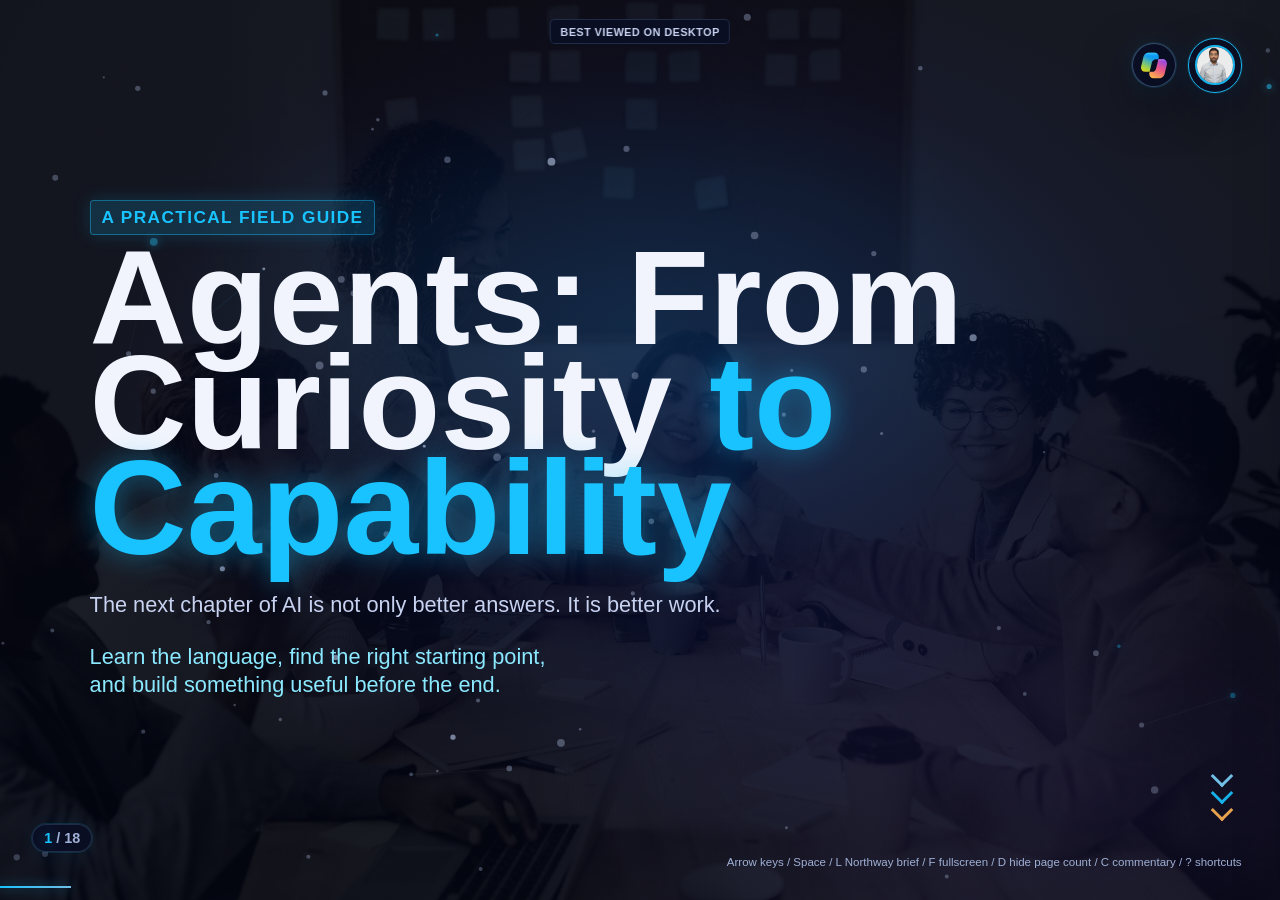
<file: agent-journey.html>
<!doctype html>
<!--
  Design preview: "Nebula" modern theme for the Agent Journey deck.
  Same content/engine as index.html (data/agentstory.json + scripts/agentstory.js),
  skinned with styles/agentstory-modern.css. Nothing here touches index.html —
  once approved, the modern CSS layer can be folded into styles/agentstory.css.
-->
<html lang="en">
<head>
  <meta charset="utf-8">
  <meta name="viewport" content="width=device-width, initial-scale=1">
  <title>Agents: From Curiosity to Capability — Nebula Preview</title>
  <script>
    (() => {
      // This preview is dark-only by design (like the workIQ reference); the
      // nebula CSS layer ignores data-theme anyway, but we still set it for
      // any theme-aware logic in agentstory.js.
      document.documentElement.setAttribute("data-theme", "dark");
      document.documentElement.setAttribute("data-palette", "nebula");
    })();
  </script>
  <link rel="stylesheet" href="styles/agentstory.css">
  <link rel="stylesheet" href="styles/agentstory-modern.css">
</head>
<body data-scenes="data/agentstory-modern.json">
  <div class="cinema">
    <canvas class="cinema-canvas" aria-hidden="true"></canvas>
    <div class="cinema-vignette"></div>
    <div class="cinema-stage"></div>
  </div>
  <div class="desktop-viewing-notice" role="note">Best viewed on desktop</div>
  <div class="control-hint" data-hidden="false">Arrow keys / Space / L Northway brief / F fullscreen / D hide page count / C commentary / ? shortcuts</div>
  <button class="nav-toggle" title="Toggle navigation panel (Press N)" aria-label="Open navigation" hidden>☰</button>
  <div class="nav-panel" data-open="false" hidden>
    <header class="nav-panel-header"><h2 class="nav-panel-title">Agent journey</h2><button class="nav-close" aria-label="Close navigation" title="Close (ESC)">×</button></header>
    <div class="nav-sessions"></div>
  </div>
  <div class="presenter-tools">
    <button class="library-shortcut" type="button" aria-label="Open Northway Activation Journey brief" title="Open Northway Activation Journey brief (L)"><img src="assets/logos-and-icons/Copilot-icon.svg" alt=""></button>
    <button class="commentary-launcher" type="button" aria-label="Open presenter commentary" title="Press C to toggle"><span class="commentary-avatar"><img src="assets/images/portraits/you.jpg" alt="Presenter"></span><span class="commentary-launcher-copy"><strong id="presenterName">Presenter</strong><span>View notes</span></span></button>
  </div>
  <aside class="commentary-shell" data-open="false" aria-label="Presenter commentary">
    <div class="commentary-backdrop"></div>
    <section class="commentary-blade" role="dialog" aria-modal="true">
      <header class="commentary-blade-head"><div class="commentary-author"><span class="commentary-avatar"><img src="assets/images/portraits/you.jpg" alt=""></span><div><strong id="commentaryAuthor">Presenter</strong><span>Speaker notes</span></div></div><button class="commentary-close" type="button" aria-label="Close commentary" title="Close (C or ESC)">×</button></header>
      <div class="commentary-content"><p class="commentary-scene-label" id="commentaryLabel"></p><h2 class="commentary-title" id="commentaryTitle"></h2><div class="commentary-body" id="commentaryBody"></div><div class="commentary-takeaway" id="commentaryTakeaway"></div><a class="commentary-source" id="commentarySource" target="_blank" rel="noreferrer"></a><p class="commentary-shortcut">Press C to hide commentary during a live demonstration.</p></div>
    </section>
  </aside>
  <button class="scroll-cue" type="button" aria-label="Continue to the next scene" title="Scroll to navigate"><span class="scroll-cue-arrow"></span><span class="scroll-cue-arrow"></span><span class="scroll-cue-arrow"></span></button>
  <div class="progress-bar"></div>
  <div class="scene-counter"><span id="sceneNum">1</span> / <span id="sceneTotal">18</span></div>
  <script src="scripts/agentstory.js"></script>
</body>
</html>
</file>
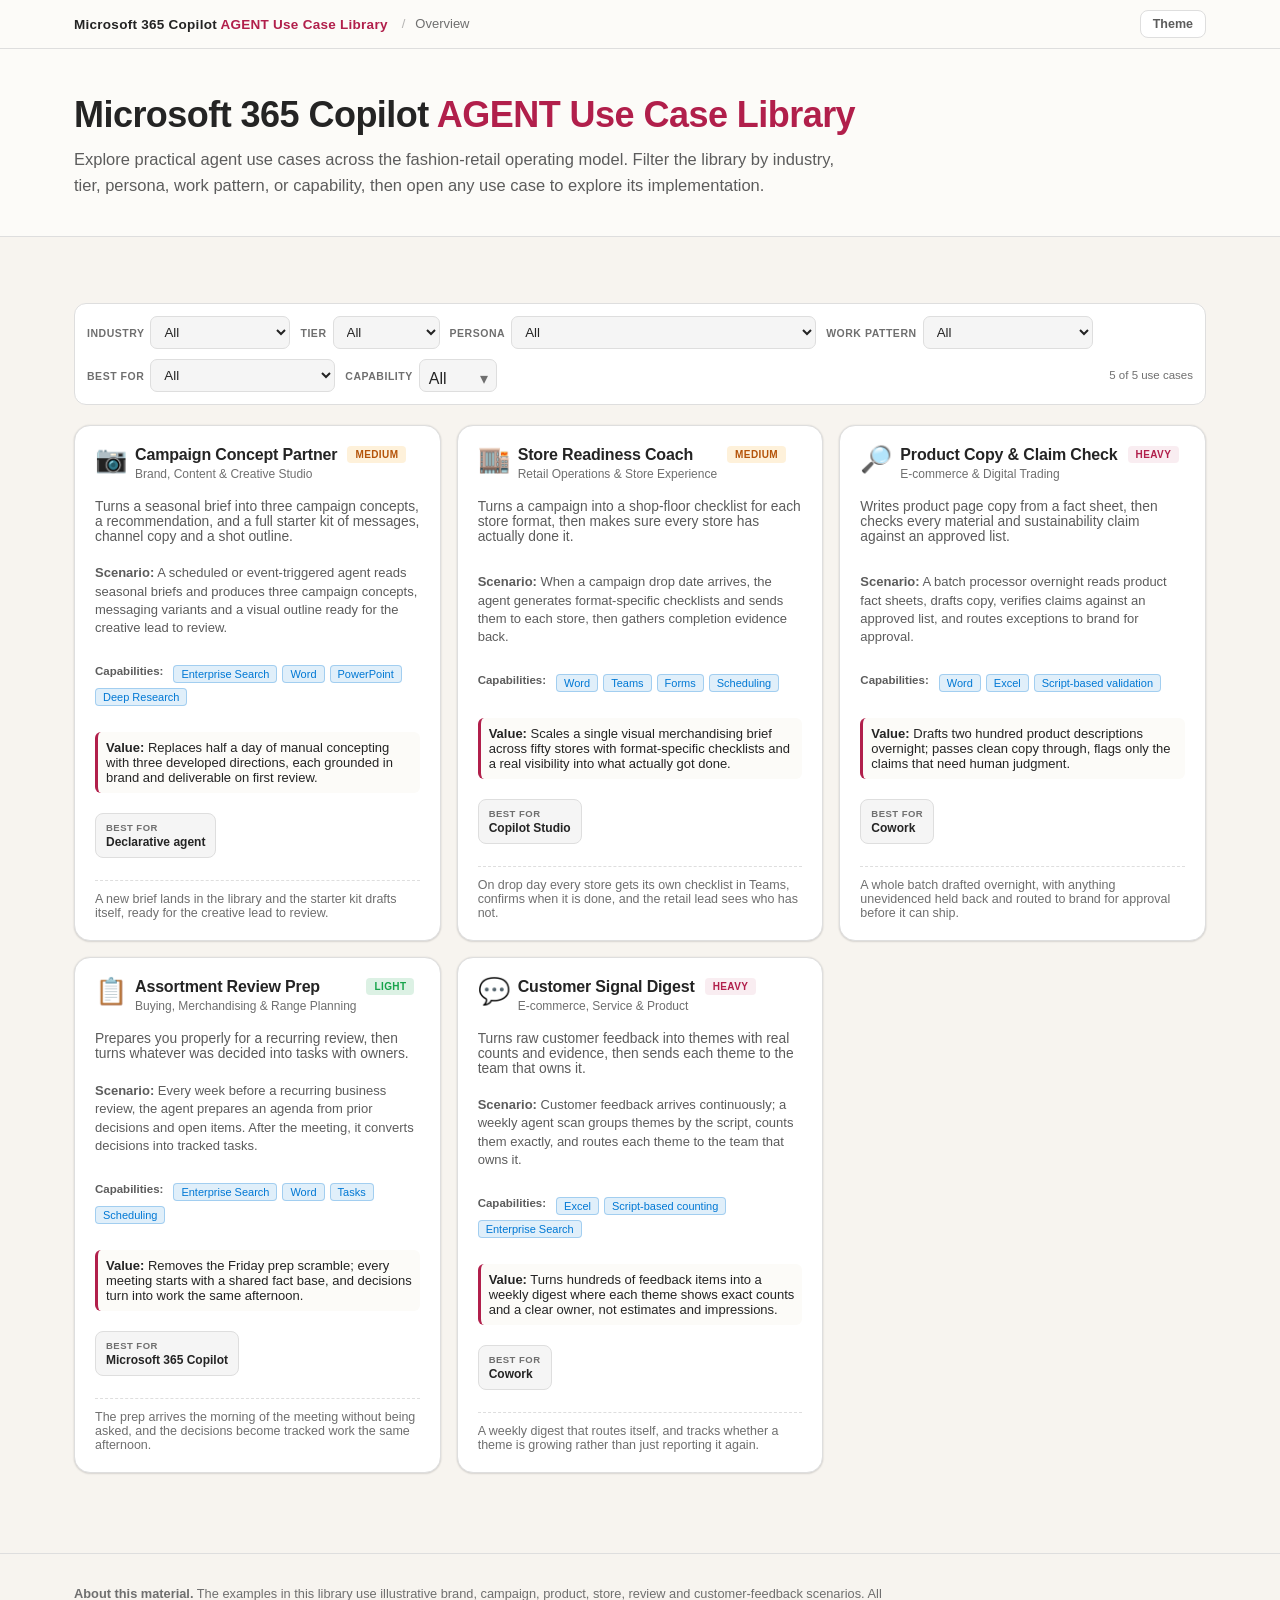
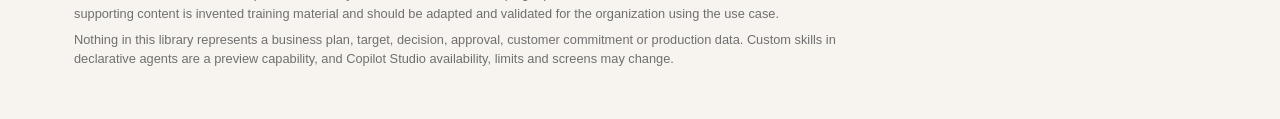
<file: agent-usecase-library.html>
<!DOCTYPE html>
<html lang="en">
<head>
<meta charset="UTF-8" />
<meta name="viewport" content="width=device-width, initial-scale=1.0" />
<title>Microsoft 365 Copilot AGENT Use Case Library</title>
<script>
  (() => {
    const params = new URLSearchParams(window.location.search);
    const scoutTheme = params.get("scoutTheme");
    // "palette=nebula" is only ever sent by the Nebula-themed deck preview
    // (agent-journey.html) via its "Open Agent Use Case Library" shortcut.
    // It is additive and inert otherwise: no param means no behavior change.
    const palette = params.get("palette");
    const theme = palette === "nebula"
      ? "dark"
      : scoutTheme || (window.matchMedia("(prefers-color-scheme: dark)").matches ? "dark" : "light");
    document.documentElement.setAttribute("data-theme", theme);
    if (palette) document.documentElement.setAttribute("data-palette", palette);
  })();
</script>
<style>
:root {
  color-scheme: light;
  --cp-bg: #f7f4ef;
  --cp-bg-elevated: #fcfbf8;
  --cp-surface: #ffffff;
  --cp-surface-soft: #f5f5f5;
  --cp-border: #dedede;
  --cp-border-strong: #919191;
  --cp-text: #242424;
  --cp-text-muted: #5c5c5c;
  --cp-text-soft: #6f6f6f;
  --cp-accent: #b11f4b;
  --cp-accent-hover: #9a1a41;
  --cp-accent-soft: rgba(177, 31, 75, 0.08);
  --cp-accent-fg: #ffffff;
  --cp-success: #16a34a;
  --cp-danger: #dc2626;
  --cp-warning: #f59e0b;
  --cp-link: #0078d4;
  --cp-shadow: 0 18px 48px rgba(0, 0, 0, 0.12);
  --cp-overlay: rgba(255, 255, 255, 0.8);
  --cp-panel: rgba(255, 255, 255, 0.86);
  --cp-panel-strong: rgba(255, 255, 255, 0.96);
  --cp-sheen: rgba(255, 255, 255, 0.55);
  --cp-highlight: rgba(177, 31, 75, 0.12);
  --cp-success-soft: rgba(22, 163, 74, 0.10);
  --cp-danger-soft: rgba(220, 38, 38, 0.09);
  --cp-warning-soft: rgba(245, 158, 11, 0.10);
  --cp-code-bg: #f4f2ee;
}
html[data-theme="dark"] {
  color-scheme: dark;
  --cp-bg: #3d3b3a;
  --cp-bg-elevated: #343231;
  --cp-surface: #292929;
  --cp-surface-soft: #2e2e2e;
  --cp-border: #474747;
  --cp-border-strong: #5f5f5f;
  --cp-text: #dedede;
  --cp-text-muted: #919191;
  --cp-text-soft: #b0b0b0;
  --cp-accent: #fd8ea1;
  --cp-accent-hover: #fb7b91;
  --cp-accent-soft: rgba(253,142,161,0.14);
  --cp-accent-fg: #1a1a1a;
  --cp-success: #4ade80;
  --cp-danger: #f87171;
  --cp-warning: #fbbf24;
  --cp-link: #4da6ff;
  --cp-shadow: 0 18px 48px rgba(0, 0, 0, 0.32);
  --cp-overlay: rgba(41, 41, 41, 0.88);
  --cp-panel: rgba(41, 41, 41, 0.72);
  --cp-panel-strong: rgba(41, 41, 41, 0.96);
  --cp-sheen: rgba(255, 255, 255, 0.04);
  --cp-highlight: rgba(253, 142, 161, 0.12);
  --cp-success-soft: rgba(74, 222, 128, 0.12);
  --cp-danger-soft: rgba(248, 113, 113, 0.12);
  --cp-warning-soft: rgba(251, 191, 36, 0.12);
  --cp-code-bg: #242424;
}
* { box-sizing: border-box; }
html { scroll-behavior: smooth; }
body {
  margin: 0;
  font-family: "Segoe UI", Aptos, Calibri, -apple-system, BlinkMacSystemFont, sans-serif;
  background: var(--cp-bg);
  color: var(--cp-text);
  line-height: 1.55;
}
a { color: var(--cp-link); }
.wrap { max-width: 1180px; margin: 0 auto; padding: 0 24px; }

/* ---------- top bar ---------- */
.topbar {
  position: sticky; top: 0; z-index: 60;
  background: var(--cp-bg-elevated);
  border-bottom: 1px solid var(--cp-border);
}
.topbar-inner { max-width: 1180px; margin: 0 auto; padding: 10px 24px; display: flex; align-items: center; gap: 14px; }
.logo { font-size: 13.5px; font-weight: 700; letter-spacing: .02em; cursor: pointer; background: none; border: none; color: var(--cp-text); font-family: inherit; padding: 0; }
.logo .accent { color: var(--cp-accent); }
.crumb { font-size: 13px; color: var(--cp-text-soft); }
.crumb::before { content: "/"; margin-right: 10px; opacity: .5; }
.topbar-spacer { flex: 1; }
.icon-btn {
  background: var(--cp-surface); border: 1px solid var(--cp-border); border-radius: 8px;
  color: var(--cp-text-muted); cursor: pointer; font-family: inherit; font-size: 12.5px;
  padding: 6px 12px; font-weight: 600; transition: all .12s ease;
}
.icon-btn:hover { border-color: var(--cp-accent); color: var(--cp-accent); }
.return-btn { text-decoration: none; }

/* ---------- hero ---------- */
header.hero { background: var(--cp-bg-elevated); border-bottom: 1px solid var(--cp-border); padding: 46px 0 38px; }
.hero-top { display: flex; align-items: center; gap: 10px; flex-wrap: wrap; margin-bottom: 18px; }
.chip {
  display: inline-flex; align-items: center; gap: 7px;
  font-size: 11.5px; font-weight: 700; letter-spacing: .05em; text-transform: uppercase;
  color: var(--cp-accent); background: var(--cp-accent-soft);
  border: 1px solid rgba(177, 31, 75, .42); padding: 5px 12px; border-radius: 999px;
}
.chip.plain { color: var(--cp-link); background: rgba(0, 120, 212, .12); border-color: rgba(0, 120, 212, .32); text-transform: none; letter-spacing: 0; font-weight: 600; font-size: 12px; }
h1 { font-size: 36px; line-height: 1.12; margin: 0 0 12px; font-weight: 700; letter-spacing: -.015em; }
h1 .accent { color: var(--cp-accent); }
.subtitle { font-size: 16.5px; color: var(--cp-text-muted); max-width: 780px; margin: 0; }



/* ---------- use case grid ---------- */
.uc-sec { padding: 42px 0 60px; }
.uc-grid { display: grid; grid-template-columns: repeat(auto-fill, minmax(330px, 1fr)); gap: 16px; }
.uc-filters { display: flex; align-items: center; gap: 10px; flex-wrap: wrap; margin: 24px 0 20px; padding: 12px; background: var(--cp-surface); border: 1px solid var(--cp-border); border-radius: 12px; }
.filter-control { display: inline-flex; align-items: center; gap: 6px; }
.filter-label { font-size: 10.5px; font-weight: 700; color: var(--cp-text-soft); text-transform: uppercase; letter-spacing: .05em; }
.filter-select, .capability-summary { height: 33px; border: 1px solid var(--cp-border); border-radius: 7px; background: var(--cp-surface-soft); color: var(--cp-text); cursor: pointer; font: 600 12px inherit; padding: 7px 28px 7px 9px; box-sizing: border-box; }
.filter-select:focus, .capability-summary:focus { outline: 2px solid var(--cp-accent-soft); border-color: var(--cp-accent); }
.capability-filter { position: relative; display: inline-flex; align-items: center; gap: 6px; }
.capability-summary { list-style: none; width: 78px; padding-right: 8px; }
.capability-summary::-webkit-details-marker { display: none; }
.capability-summary::after { content: "▾"; float: right; margin-left: 10px; color: var(--cp-text-soft); }
.capability-options { position: absolute; top: calc(100% + 6px); right: 0; z-index: 5; display: grid; gap: 7px; min-width: 220px; max-height: 260px; overflow: auto; padding: 10px; background: var(--cp-surface); border: 1px solid var(--cp-border); border-radius: 9px; box-shadow: var(--cp-shadow); }
.capability-option { display: flex; align-items: center; gap: 7px; font-size: 12px; color: var(--cp-text-muted); white-space: nowrap; }
.capability-option input { accent-color: var(--cp-accent); }
.capability-search { width: 100%; border: 1px solid var(--cp-border); border-radius: 6px; background: var(--cp-bg-elevated); color: var(--cp-text); font: 12px inherit; padding: 6px 8px; }
.capability-search:focus { outline: 2px solid var(--cp-accent-soft); border-color: var(--cp-accent); }
.filter-result { font-size: 11.5px; color: var(--cp-text-soft); margin: 0 0 0 auto; }
.empty-results { grid-column: 1 / -1; padding: 32px; border: 1px dashed var(--cp-border-strong); border-radius: 12px; color: var(--cp-text-muted); text-align: center; }
.uc-card {
  background: var(--cp-surface); border: 1px solid var(--cp-border); border-radius: 16px;
  padding: 20px; cursor: pointer; text-align: left; font-family: inherit; color: inherit;
  display: flex; flex-direction: column; gap: 10px;
  transition: all .14s ease; box-shadow: 0 0 2px rgba(0,0,0,0.10), 0 1px 2px rgba(0,0,0,0.10);
}
.uc-card:hover { border-color: var(--cp-accent); transform: translateY(-2px); box-shadow: var(--cp-shadow); }
.uc-card-top { display: flex; align-items: center; gap: 10px; }
.uc-emoji { font-size: 26px; line-height: 1; }
.shape-tag {
  font-size: 10.5px; font-weight: 700; letter-spacing: .05em; text-transform: uppercase;
  border-radius: 999px; padding: 3px 10px; border: 1px solid var(--cp-border);
  color: var(--cp-warning); background: var(--cp-warning-soft); border-color: rgba(180, 83, 9, .32); white-space: nowrap;
}
.uc-card h3 { font-size: 17.5px; margin: 0; font-weight: 700; letter-spacing: -.01em; }
.uc-persona { font-size: 12.5px; color: var(--cp-accent); font-weight: 600; }
.uc-brief { font-size: 13.8px; color: var(--cp-text-muted); margin: 0; flex: 1; }
.uc-becomes { font-size: 12.5px; color: var(--cp-text-soft); border-top: 1px dashed var(--cp-border); padding-top: 11px; }
.uc-becomes b { color: var(--cp-text); font-weight: 600; }
.uc-open { font-size: 12.5px; font-weight: 700; color: var(--cp-accent); }
.uc-open::after { content: " \2192"; }

/* ---------- enriched fields ---------- */
.uc-tier { font-size: 10px; font-weight: 700; text-transform: uppercase; letter-spacing: .04em; padding: 3px 8px; border-radius: 4px; white-space: nowrap; display: inline-block; }
.uc-tier.light { background: rgba(22, 163, 74, 0.15); color: #16a34a; }
.uc-tier.medium { background: rgba(245, 158, 11, 0.15); color: #b45309; }
.uc-tier.heavy { background: var(--cp-accent-soft); color: var(--cp-accent); }
.uc-card-top { display: flex; align-items: center; gap: 10px; justify-content: space-between; margin-bottom: 2px; }
.uc-scenario { font-size: 13px; color: var(--cp-text-muted); margin: 10px 0; line-height: 1.4; }
.uc-capabilities { font-size: 11.5px; color: var(--cp-text-muted); display: flex; flex-wrap: wrap; gap: 5px; margin: 8px 0; }
.uc-cap-tag { background: rgba(0, 120, 212, .12); border: 1px solid rgba(0, 120, 212, .28); border-radius: 4px; padding: 2px 7px; font-size: 11px; color: var(--cp-link); white-space: nowrap; }
.uc-value { font-size: 13px; color: var(--cp-text); margin: 8px 0; padding: 8px; background: var(--cp-bg-elevated); border-radius: 6px; border-left: 3px solid var(--cp-accent); }
.uc-metadata { display: grid; grid-template-columns: repeat(2, minmax(0, 1fr)); gap: 8px; margin-top: 2px; }
.uc-metadata-item { min-width: 0; padding: 8px 10px; background: var(--cp-surface-soft); border: 1px solid var(--cp-border); border-radius: 8px; }
.uc-metadata-item .k { display: block; margin-bottom: 2px; color: var(--cp-text-soft); font-size: 9.5px; font-weight: 700; letter-spacing: .05em; text-transform: uppercase; }
.uc-metadata-item .v { display: block; color: var(--cp-text); font-size: 12px; font-weight: 600; }
.best-for-chip { color: var(--cp-accent); background: var(--cp-accent-soft); border-color: var(--cp-accent); }
.estimate-grid { display: grid; grid-template-columns: repeat(4, minmax(0, 1fr)); gap: 10px; margin-top: 16px; }
.estimate-item { padding: 14px; background: var(--cp-surface-soft); border: 1px solid var(--cp-border); border-radius: 10px; }
.estimate-item .k { display: block; margin-bottom: 4px; color: var(--cp-text-soft); font-size: 10px; font-weight: 700; letter-spacing: .05em; text-transform: uppercase; }
.estimate-item .v { display: block; color: var(--cp-text); font-size: 14px; font-weight: 700; }
.estimate-disclaimer { margin-top: 14px; font-size: 12.5px; color: var(--cp-text-muted); }

/* ---------- detail ---------- */
.detail { display: none; padding: 34px 0 70px; }
.detail.on { display: block; }
.landing.off { display: none; }
.back-btn {
  background: none; border: none; color: var(--cp-text-muted); cursor: pointer;
  font-family: inherit; font-size: 13.5px; font-weight: 600; padding: 0; margin-bottom: 18px;
}
.back-btn:hover { color: var(--cp-accent); }
.back-btn::before { content: "\2190  "; }
.detail-head { display: flex; align-items: flex-start; gap: 16px; margin-bottom: 8px; }
.detail-head .uc-emoji { font-size: 38px; }
.detail-head h1 { font-size: 30px; margin: 0 0 6px; }
.detail-meta { display: flex; gap: 8px; flex-wrap: wrap; align-items: center; margin-bottom: 4px; }
.detail-lead { font-size: 16px; color: var(--cp-text-muted); max-width: 800px; margin: 14px 0 0; }

.stepnav { display: flex; gap: 8px; flex-wrap: wrap; margin: 26px 0 24px; border-bottom: 1px solid var(--cp-border); padding-bottom: 16px; }
.stepnav button {
  font-size: 12.8px; font-weight: 600; cursor: pointer; font-family: inherit;
  background: var(--cp-surface); color: var(--cp-text-muted);
  border: 1px solid var(--cp-border); border-radius: 999px; padding: 7px 15px;
  transition: all .12s ease;
}
.stepnav button:hover { border-color: var(--cp-border-strong); color: var(--cp-text); }
.stepnav button.active { background: var(--cp-accent); color: var(--cp-accent-fg); border-color: var(--cp-accent); }
.step { display: none; }
.step.on { display: block; animation: fade .18s ease; }
@keyframes fade { from { opacity: 0; transform: translateY(4px); } to { opacity: 1; transform: none; } }

.panel {
  background: var(--cp-surface); border: 1px solid var(--cp-border);
  border-radius: 16px; padding: 22px 24px; margin-bottom: 16px;
}
.panel > h3 { font-size: 18px; margin: 0 0 4px; font-weight: 700; letter-spacing: -.01em; }
.panel > .plead { font-size: 14px; color: var(--cp-text-muted); margin: 0 0 16px; max-width: 780px; }
.panel h4 { font-size: 13.5px; margin: 18px 0 8px; font-weight: 700; text-transform: uppercase; letter-spacing: .04em; color: var(--cp-text-soft); }
.panel h4:first-of-type { margin-top: 0; }
.panel p { font-size: 14.2px; color: var(--cp-text-muted); }


/* copy blocks */
.copybox { position: relative; margin: 0 0 14px; }
.copybox .copy-toolbar { display: flex; align-items: center; justify-content: space-between; gap: 12px; padding: 9px 12px; border: 1px solid var(--cp-border); border-bottom: 0; border-radius: 12px 12px 0 0; background: var(--cp-surface-soft); }
.copybox .copy-toolbar span { font-size: 11px; font-weight: 700; color: var(--cp-text-soft); text-transform: uppercase; letter-spacing: .05em; }
.copybox.mega-prompt { border: 1px solid var(--cp-border); border-radius: 12px; overflow: hidden; background: var(--cp-code-bg); }
.copybox.mega-prompt .prompt-toolbar { display: flex; align-items: center; justify-content: space-between; gap: 12px; padding: 9px 12px; border-bottom: 1px solid var(--cp-border); background: var(--cp-surface-soft); }
.copybox.mega-prompt .prompt-toolbar span { font-size: 11px; font-weight: 700; color: var(--cp-text-soft); text-transform: uppercase; letter-spacing: .05em; }
.copybox pre {
  background: var(--cp-code-bg); border: 1px solid var(--cp-border); border-radius: 12px;
  padding: 16px; margin: 0; overflow-x: auto;
  font-family: "Cascadia Mono", Consolas, "SF Mono", Menlo, monospace;
  font-size: 12.9px; line-height: 1.62; color: var(--cp-text); white-space: pre-wrap; word-wrap: break-word;
}
.copybox .copy-toolbar + pre { border-radius: 0 0 12px 12px; }
.copybox.mega-prompt pre { border: 0; border-radius: 0; padding: 18px 20px 20px; font-size: 13px; line-height: 1.72; white-space: pre-wrap; overflow-wrap: anywhere; }
.copybox .copy {
  background: var(--cp-surface); border: 1px solid var(--cp-border); border-radius: 7px;
  color: var(--cp-text-muted); cursor: pointer; font-family: inherit;
  font-size: 11.5px; font-weight: 700; padding: 5px 11px; transition: all .12s ease;
}
.copybox .copy-toolbar .copy { position: static; flex: none; }
.copybox.mega-prompt .copy { position: static; flex: none; }
.copybox .copy:hover { border-color: var(--cp-accent); color: var(--cp-accent); }
.copybox .copy.done { color: var(--cp-success); border-color: var(--cp-success); }
.cap-label { font-size: 12px; font-weight: 700; color: var(--cp-text-soft); text-transform: uppercase; letter-spacing: .04em; margin-bottom: 7px; }

ul.clean { margin: 0 0 14px; padding-left: 20px; }
ul.clean li { font-size: 14.2px; color: var(--cp-text-muted); margin-bottom: 7px; }
ul.clean li b { color: var(--cp-text); font-weight: 600; }

.filelist { display: flex; flex-direction: column; gap: 8px; }
.fileitem {
  display: flex; align-items: flex-start; gap: 11px;
  background: var(--cp-surface-soft); border: 1px solid var(--cp-border);
  border-radius: 10px; padding: 11px 14px;
}
.fileitem .fi { font-size: 16px; line-height: 1.3; }
.fileitem .fn { font-size: 13.4px; font-weight: 600; font-family: "Cascadia Mono", Consolas, monospace; word-break: break-all; }
.fileitem .fd { font-size: 12.6px; color: var(--cp-text-soft); margin-top: 2px; }

.tree {
  background: var(--cp-code-bg); border: 1px solid var(--cp-border); border-radius: 12px;
  padding: 15px 18px; font-family: "Cascadia Mono", Consolas, monospace;
  font-size: 12.8px; line-height: 1.75; color: var(--cp-text-muted); margin-bottom: 14px;
  white-space: pre-wrap; overflow-wrap: anywhere;
}
.tree b { color: var(--cp-text); font-weight: 600; }
.tree .sc { color: var(--cp-accent); }

/* wall */
.wall { border-color: var(--cp-danger); background: var(--cp-danger-soft); }
.wall > h3 { color: var(--cp-danger); }
.walllist { display: flex; flex-direction: column; gap: 10px; margin-top: 4px; }
.wallitem { display: flex; gap: 12px; align-items: flex-start; background: var(--cp-surface); border: 1px solid var(--cp-border); border-radius: 11px; padding: 13px 15px; }
.wallitem .x { color: var(--cp-danger); font-weight: 700; font-size: 15px; line-height: 1.4; flex: none; }
.wallitem .wt { font-size: 14.2px; font-weight: 600; }
.wallitem .wd { font-size: 13px; color: var(--cp-text-soft); margin-top: 2px; }

.solved { border-color: var(--cp-success); background: var(--cp-success-soft); }
.solved > h3 { color: var(--cp-success); }
.flowsteps { display: flex; flex-direction: column; gap: 0; }
.flowstep { display: flex; gap: 14px; align-items: flex-start; padding-bottom: 16px; position: relative; }
.flowstep:not(:last-child)::before { content: ""; position: absolute; left: 13px; top: 30px; bottom: 0; width: 2px; background: var(--cp-border); }
.flowstep .sn {
  flex: none; width: 28px; height: 28px; border-radius: 50%;
  background: var(--cp-surface); border: 2px solid var(--cp-success);
  color: var(--cp-success); font-size: 12.5px; font-weight: 700;
  display: flex; align-items: center; justify-content: center; z-index: 1;
}
.flowstep .sbody { padding-top: 2px; }
.flowstep .st { font-size: 14.5px; font-weight: 600; }
.flowstep .sd { font-size: 13.2px; color: var(--cp-text-muted); margin-top: 3px; }
.conns { display: flex; gap: 7px; flex-wrap: wrap; margin-top: 8px; }
.conn {
  font-size: 11.5px; font-weight: 600; color: var(--cp-success);
  background: var(--cp-success-soft); border: 1px solid rgba(22, 163, 74, .3);
  border-radius: 999px; padding: 3px 11px;
}
.note {
  background: var(--cp-surface-soft); border-left: 3px solid var(--cp-accent);
  border-radius: 0 10px 10px 0; padding: 12px 16px; margin: 14px 0 0;
  font-size: 13.4px; color: var(--cp-text-muted);
}
.note b { color: var(--cp-text); }

footer { border-top: 1px solid var(--cp-border); padding: 30px 0 44px; margin-top: 20px; }
footer p { font-size: 12.8px; color: var(--cp-text-soft); margin: 0 0 6px; max-width: 820px; }

@media (max-width: 900px) { .ladder { grid-template-columns: repeat(2, 1fr); } .estimate-grid { grid-template-columns: repeat(2, minmax(0, 1fr)); } h1 { font-size: 28px; } }
@media (max-width: 560px) { .ladder, .estimate-grid, .uc-metadata { grid-template-columns: 1fr; } }
@media print {
  .topbar, .stepnav, .back-btn, .copybox .copy { display: none !important; }
  .step { display: block !important; }
  .landing.off { display: block !important; }
  .detail { display: block !important; }
}
</style>
<link rel="stylesheet" href="styles/agent-usecase-library-modern.css">
</head>
<body>

<div class="topbar">
  <div class="topbar-inner">
    <button class="logo" id="homeBtn">Microsoft 365 Copilot <span class="accent">AGENT Use Case Library</span></button>
    <span class="crumb" id="crumb">Overview</span>
    <span class="topbar-spacer"></span>
    <a class="icon-btn return-btn" id="returnBtn" href="#" hidden>Back to presentation</a>
    <button class="icon-btn" id="themeBtn">Theme</button>
  </div>
</div>

<div class="landing" id="landing">

<header class="hero">
  <div class="wrap">
    <h1>Microsoft 365 Copilot <span class="accent">AGENT Use Case Library</span></h1>
    <p class="subtitle">
      Explore practical agent use cases across the fashion-retail operating model. Filter the library by industry, tier, persona, work pattern, or capability, then open any use case to explore its implementation.
    </p>
  </div>
</header>



<section class="uc-sec">
  <div class="wrap">
    <div class="uc-filters" aria-label="Use case filters">
      <div class="filter-control" id="industryFilters"></div>
      <div class="filter-control" id="tierFilters"></div>
      <div class="filter-control" id="personaFilters"></div>
      <div class="filter-control" id="workPatternFilters"></div>
      <div class="filter-control" id="bestForFilters"></div>
      <div class="filter-control">
        <span class="filter-label">Capability</span>
        <details class="capability-filter" id="capabilityFilters">
          <summary class="capability-summary">All</summary>
          <div class="capability-options" id="capabilityOptions">
            <input class="capability-search" id="capabilitySearch" type="search" placeholder="Find a capability" />
          </div>
        </details>
      </div>
      <p class="filter-result" id="filterResult" aria-live="polite"></p>
    </div>
    <div class="uc-grid" id="ucGrid"></div>
  </div>
</section>

</div><!-- /landing -->

<div class="detail" id="detail">
  <div class="wrap">
    <button class="back-btn" id="backBtn">All use cases</button>
    <div id="detailBody"></div>
  </div>
</div>

<footer>
  <div class="wrap">
     <p><b>About this material.</b> The examples in this library use illustrative brand, campaign, product, store, review and customer-feedback scenarios.
       All supporting content is invented training material and should be adapted and validated for the organization using the use case.</p>
     <p>Nothing in this library represents a business plan, target, decision, approval, customer commitment or production data.
       Custom skills in declarative agents are a preview capability, and Copilot Studio availability, limits and screens may change.</p>
  </div>
</footer>
<script src="./data/use-cases/catalog-runtime.js"></script>
<script>
const USE_CASES = window.USE_CASES || [];
const grid = document.getElementById("ucGrid");
const landing = document.getElementById("landing");
const detail = document.getElementById("detail");
const detailBody = document.getElementById("detailBody");
const crumb = document.getElementById("crumb");
const industryFilters = document.getElementById("industryFilters");
const personaFilters = document.getElementById("personaFilters");
const tierFilters = document.getElementById("tierFilters");
const workPatternFilters = document.getElementById("workPatternFilters");
const bestForFilters = document.getElementById("bestForFilters");
const capabilityOptions = document.getElementById("capabilityOptions");
const capabilitySummary = document.querySelector("#capabilityFilters .capability-summary");
const filterResult = document.getElementById("filterResult");
const returnBtn = document.getElementById("returnBtn");
let PERSONAS = {};
const filters = { industry: "all", persona: "all", tier: "all", workPattern: "all", bestFor: "all", capabilities: [] };
let CATALOG_INDUSTRY = "fashion-retail";
// Master switches. Individual use cases can override these with their visibility field.
const LIBRARY_CONFIG = {
  showEstimatedCost: false, // flip to true to bring cost details back
  showBestFor: true
};
const BEST_FOR_OPTIONS = [
  { id: "copilot", label: "Microsoft 365 Copilot" },
  { id: "cowork", label: "Cowork" },
  { id: "agent", label: "Declarative agent" },
  { id: "studio", label: "Copilot Studio" }
];
const COST_BY_TIER = {
  light: { credits: "70-200", cost: "$0.70-$2.00" },
  medium: { credits: "400-600", cost: "$4.00-$6.00" },
  heavy: { credits: "1,500+", cost: "$15.00+" }
};
const PERSONA_DATA = [
  { id: "brand-creative", emoji: "📷", name: "Brand, Content & Creative Studio" },
  { id: "retail", emoji: "🏬", name: "Retail Operations & Store Experience" },
  { id: "ecommerce", emoji: "🛍️", name: "E-commerce & Digital Trading" },
  { id: "merchandising", emoji: "🧵", name: "Buying, Merchandising & Range Planning" },
  { id: "supply", emoji: "🌿", name: "Supply, Quality & Sustainability" }
];
const USE_CASE_METADATA = {
  campaign: { tier: "medium", scenario: "A scheduled or event-triggered agent reads seasonal briefs and produces three campaign concepts, messaging variants and a visual outline ready for the creative lead to review.", capabilities: ["Enterprise Search", "Word", "PowerPoint", "Deep Research"], value: "Replaces half a day of manual concepting with three developed directions, each grounded in brand and deliverable on first review.", workPatternId: "create", bestFor: "agent", cadence: "~4 runs / month", visibility: { bestFor: true, estimatedCost: true } },
  store: { tier: "medium", scenario: "When a campaign drop date arrives, the agent generates format-specific checklists and sends them to each store, then gathers completion evidence back.", capabilities: ["Word", "Teams", "Forms", "Scheduling"], value: "Scales a single visual merchandising brief across fifty stores with format-specific checklists and a real visibility into what actually got done.", workPatternId: "distribute-collect", bestFor: "studio", cadence: "Per campaign or store rollout", visibility: { bestFor: true, estimatedCost: true } },
  copy: { tier: "heavy", scenario: "A batch processor overnight reads product fact sheets, drafts copy, verifies claims against an approved list, and routes exceptions to brand for approval.", capabilities: ["Word", "Excel", "Script-based validation"], value: "Drafts two hundred product descriptions overnight; passes clean copy through, flags only the claims that need human judgment.", workPatternId: "batch-approve", bestFor: "cowork", cadence: "Per product-content batch", visibility: { bestFor: true, estimatedCost: true } },
  review: { tier: "light", scenario: "Every week before a recurring business review, the agent prepares an agenda from prior decisions and open items. After the meeting, it converts decisions into tracked tasks.", capabilities: ["Enterprise Search", "Word", "Tasks", "Scheduling"], value: "Removes the Friday prep scramble; every meeting starts with a shared fact base, and decisions turn into work the same afternoon.", workPatternId: "meeting-prep", bestFor: "copilot", cadence: "~4 runs / month", visibility: { bestFor: true, estimatedCost: true } },
  signals: { tier: "heavy", scenario: "Customer feedback arrives continuously; a weekly agent scan groups themes by the script, counts them exactly, and routes each theme to the team that owns it.", capabilities: ["Excel", "Script-based counting", "Enterprise Search"], value: "Turns hundreds of feedback items into a weekly digest where each theme shows exact counts and a clear owner, not estimates and impressions.", workPatternId: "listen-route", bestFor: "cowork", cadence: "~4 runs / month", visibility: { bestFor: true, estimatedCost: true } }
};
const WORK_PATTERNS = {
  create: "Create",
  "distribute-collect": "Distribute & collect",
  "batch-approve": "Batch & approve",
  "meeting-prep": "Around a meeting",
  "listen-route": "Listen & route"
};

function esc(s){ var customer = "A" + "RKET"; return String(s).replace(new RegExp(customer + "'s", "gi"), "the organization's").replace(new RegExp(customer, "gi"), "the organization").replace(/&/g,"&amp;").replace(/</g,"&lt;").replace(/>/g,"&gt;"); }

function initializeCatalog(){
  PERSONAS = PERSONA_DATA.reduce(function(map, persona){ map[persona.id] = persona; return map; }, {});
  USE_CASES.forEach(function(target){
    var source = USE_CASE_METADATA[target.id];
    if (!source) return;
    Object.keys(source).forEach(function(key){ target[key] = source[key]; });
    if (!COST_BY_TIER[target.tier]) throw new Error("Unknown cost tier for use case: " + target.id);
    if (!BEST_FOR_OPTIONS.some(function(option){ return option.id === target.bestFor; })) {
      throw new Error("Unknown bestFor option for use case: " + target.id);
    }
    target.credits = COST_BY_TIER[target.tier].credits;
    target.cost = COST_BY_TIER[target.tier].cost;
    target.costSource = "estimated";
  });
  renderIndustryFilters();
  renderTierFilters();
  renderPersonaFilters(PERSONA_DATA);
  renderWorkPatternFilters();
  renderBestForFilters();
  renderCapabilityFilters();
  renderCards();
}

function getPersonaName(personaId) {
  return PERSONAS[personaId]?.name || personaId;
}

function isMetadataVisible(useCase, key) {
  var enabledGlobally = key === "bestFor" ? LIBRARY_CONFIG.showBestFor : LIBRARY_CONFIG.showEstimatedCost;
  return enabledGlobally && (!useCase.visibility || useCase.visibility[key] !== false);
}

/* ---------- landing cards ---------- */
function selectOptions(items){
  return '<option value="all">All</option>' + items.map(function(item){ return '<option value="' + esc(item.value) + '">' + esc(item.label) + '</option>'; }).join('');
}

function renderSelect(container, label, key, items){
  container.innerHTML = '<label class="filter-label" for="filter-' + key + '">' + label + '</label>' +
    '<select class="filter-select" id="filter-' + key + '" data-filter-key="' + key + '">' + selectOptions(items) + '</select>';
}

function renderIndustryFilters(){
  renderSelect(industryFilters, 'Industry', 'industry', [{ value: CATALOG_INDUSTRY, label: 'Fashion retail' }]);
}

function renderPersonaFilters(personas){
  renderSelect(personaFilters, 'Persona', 'persona', personas.map(function(p){ return { value: p.id, label: p.name }; }));
}

function renderWorkPatternFilters(){
  renderSelect(workPatternFilters, 'Work pattern', 'workPattern', Object.keys(WORK_PATTERNS).map(function(id){ return { value: id, label: WORK_PATTERNS[id] }; }));
}

function renderBestForFilters(){
  if (!LIBRARY_CONFIG.showBestFor) {
    bestForFilters.hidden = true;
    return;
  }
  var visibleOptions = BEST_FOR_OPTIONS.filter(function(option){
    return USE_CASES.some(function(useCase){ return isMetadataVisible(useCase, "bestFor") && useCase.bestFor === option.id; });
  });
  renderSelect(bestForFilters, 'Best for', 'bestFor', visibleOptions.map(function(option){ return { value: option.id, label: option.label }; }));
}

function renderTierFilters(){
  renderSelect(tierFilters, 'Tier', 'tier', [
    { value: 'light', label: 'Light' },
    { value: 'medium', label: 'Medium' },
    { value: 'heavy', label: 'Heavy' }
  ]);
}

function renderCapabilityFilters(){
  var capabilities = [];
  USE_CASES.forEach(function(u){ (u.capabilities || []).forEach(function(capability){ if (capabilities.indexOf(capability) === -1) capabilities.push(capability); }); });
  capabilities.sort();
  capabilityOptions.innerHTML = '<input class="capability-search" type="search" placeholder="Find a capability" />' +
    capabilities.map(function(capability){ return '<label class="capability-option"><input type="checkbox" value="' + esc(capability) + '" />' + esc(capability) + '</label>'; }).join('');
}

function renderCards(){
  var visible = USE_CASES.filter(function(u){
    var personaMatch = filters.persona === "all" || u.persona === filters.persona || (PERSONAS[filters.persona] && u.persona === PERSONAS[filters.persona].name);
    var industryMatch = filters.industry === "all" || filters.industry === CATALOG_INDUSTRY;
    var tierMatch = filters.tier === "all" || u.tier === filters.tier;
    var workPatternMatch = filters.workPattern === "all" || u.workPatternId === filters.workPattern;
    var bestForMatch = filters.bestFor === "all" || (isMetadataVisible(u, "bestFor") && u.bestFor === filters.bestFor);
    var capabilityMatch = !filters.capabilities.length || filters.capabilities.every(function(selected){ return (u.capabilities || []).indexOf(selected) !== -1; });
    return industryMatch && personaMatch && tierMatch && workPatternMatch && bestForMatch && capabilityMatch;
  });
  grid.innerHTML = visible.length ? visible.map(cardMarkup).join("") : '<div class="empty-results">No use cases match these filters.</div>';
  filterResult.textContent = visible.length + " of " + USE_CASES.length + " use cases";
}

function handleSelectChange(event){
  var select = event.target.closest('[data-filter-key]');
  if (!select) return;
  filters[select.dataset.filterKey] = select.value;
  renderCards();
}

industryFilters.addEventListener('change', handleSelectChange);
tierFilters.addEventListener('change', handleSelectChange);
personaFilters.addEventListener('change', handleSelectChange);
workPatternFilters.addEventListener('change', handleSelectChange);
bestForFilters.addEventListener('change', handleSelectChange);
capabilityOptions.addEventListener('change', function(event){
  if (!event.target.matches('input[type="checkbox"]')) return;
  filters.capabilities = Array.from(capabilityOptions.querySelectorAll('input[type="checkbox"]:checked')).map(function(input){ return input.value; });
  capabilitySummary.textContent = filters.capabilities.length ? filters.capabilities.length + " selected" : "All";
  renderCards();
});
capabilityOptions.addEventListener('input', function(event){
  if (event.target.type !== 'search') return;
  var query = event.target.value.toLowerCase();
  capabilityOptions.querySelectorAll('.capability-option').forEach(function(option){ option.hidden = query && option.textContent.toLowerCase().indexOf(query) === -1; });
});

initializeCatalog();

var returnUrl = new URLSearchParams(window.location.search).get("return");
if (returnUrl) {
  try {
    var parsedReturnUrl = new URL(returnUrl, window.location.href);
    if (parsedReturnUrl.protocol === "http:" || parsedReturnUrl.protocol === "https:" || parsedReturnUrl.protocol === "file:") {
      returnBtn.href = parsedReturnUrl.href;
      returnBtn.hidden = false;
    }
  } catch (err) {
    returnBtn.hidden = true;
  }
}

function cardMarkup(u){
  var personaName = getPersonaName(u.persona);
  var bestFor = BEST_FOR_OPTIONS.find(function(option){ return option.id === u.bestFor; });
  var caps = u.capabilities ? u.capabilities.map(function(c){ return '<span class="uc-cap-tag">' + esc(c) + '</span>'; }).join('') : '';
  var metadata = '';
  if (isMetadataVisible(u, "bestFor") || isMetadataVisible(u, "estimatedCost")) {
    metadata = '<div class="uc-metadata">' +
      (isMetadataVisible(u, "bestFor") ? '<div class="uc-metadata-item"><span class="k">Best for</span><span class="v">' + esc(bestFor.label) + '</span></div>' : '') +
      (isMetadataVisible(u, "estimatedCost") ? '<div class="uc-metadata-item"><span class="k">Estimated cost / run</span><span class="v">' + esc(u.cost) + '</span></div>' : '') +
    '</div>';
  }
  return '<button class="uc-card" data-id="' + u.id + '">' +
    '<div style="display:flex; justify-content:space-between; align-items:flex-start; margin-bottom:8px; gap:10px;">' +
      '<div style="display:flex; gap:8px; align-items:flex-start; flex:1;">' +
        '<span class="uc-emoji">' + u.emoji + '</span>' +
        '<div style="flex:1;">' +
          '<h3 style="margin:0; font-size:16px;">' + esc(u.title) + '</h3>' +
          '<div style="font-size:12px; color:var(--cp-text-soft); margin-top:3px;">' + personaName + '</div>' +
        '</div>' +
      '</div>' +
      (u.tier ? '<span class="uc-tier ' + u.tier + '">' + u.tier + '</span>' : '') +
    '</div>' +
    '<p class="uc-brief">' + esc(u.summary || u.brief) + '</p>' +
    (u.scenario ? '<div class="uc-scenario"><strong>Scenario:</strong> ' + esc(u.scenario) + '</div>' : '') +
    (caps ? '<div class="uc-capabilities"><strong>Capabilities:</strong><br/>' + caps + '</div>' : '') +
    (u.value ? '<div class="uc-value"><strong>Value:</strong> ' + esc(u.value) + '</div>' : '') +
    metadata +
    '<div class="uc-becomes" style="margin-top:12px;">' + esc(u.becomes) + '</div>' +
  '</button>';
}

grid.addEventListener("click", function(e){
  var card = e.target.closest(".uc-card");
  if (card) { location.hash = "#" + card.dataset.id; }
});

/* ---------- building blocks ---------- */
var copySeq = 0;
function copyBlock(label, text){
  var id = "cb" + (++copySeq);
  return '<div class="copybox">' +
      '<div class="copy-toolbar">' + (label ? '<span>' + esc(label) + '</span>' : '<span>Copied content</span>') +
        '<button class="copy" data-target="' + id + '">Copy</button>' +
      '</div>' +
      '<pre id="' + id + '">' + esc(text) + '</pre>' +
    '</div>';
}

function promptText(text){
  return String(text || '').replace(/\s+(?=\d+\.\s)/g, '\n\n');
}

function promptBlock(text){
  var id = "cb" + (++copySeq);
  return '<div class="copybox mega-prompt">' +
      '<div class="prompt-toolbar"><span>Prompt instructions</span><button class="copy" data-target="' + id + '">Copy</button></div>' +
      '<pre id="' + id + '">' + esc(promptText(text)) + '</pre>' +
    '</div>';
}

function stepOverview(u){
  return '<div class="panel">' +
      '<h3>Situation</h3>' +
      '<p>' + esc(u.everyday || u.scenario) + '</p>' +
    '</div>' +
    '<div class="panel">' +
      '<h3>Business Value</h3>' +
      '<p>' + esc(u.value || u.becomes) + '</p>' +
    '</div>';
}

function stepEstimate(u){
  return '<div class="panel">' +
      '<h3>Estimated usage and cost</h3>' +
      '<p class="plead">Planning range based on the use case tier. Actual consumption depends on model use, context retrieval, tool calls and runtime.</p>' +
      '<div class="estimate-grid">' +
        '<div class="estimate-item"><span class="k">Basis</span><span class="v">Estimated</span></div>' +
        '<div class="estimate-item"><span class="k">Tier</span><span class="v">' + esc(u.tier) + '</span></div>' +
        '<div class="estimate-item"><span class="k">Credits / run</span><span class="v">' + esc(u.credits) + '</span></div>' +
        '<div class="estimate-item"><span class="k">Cost / run</span><span class="v">' + esc(u.cost) + '</span></div>' +
      '</div>' +
      '<div class="estimate-item" style="margin-top:10px;"><span class="k">Typical cadence</span><span class="v">' + esc(u.cadence) + '</span></div>' +
      '<p class="estimate-disclaimer">These figures are estimates, not measured results. Run the use case and review its usage data before using the range for production budgeting.</p>' +
    '</div>';
}

function stepPrompt(u){
  return '<div class="panel">' +
      '<h3>The mega prompt</h3>' +
      '<p class="plead">Written with a clear goal, the context it applies to, the sources it must use and what the answer should look like. Paste it into Copilot as it is.</p>' +
      promptBlock(u.megaPrompt) +
      '<div class="note"><b>The catch.</b> This works beautifully and lives nowhere. It sits in a document, or someone\u2019s notes, and every colleague who wants the same result has to be given it, understand it, and attach the right files themselves.</div>' +
    '</div>';
}

function stepSkill(u){
  var s = u.skill;
  return '<div class="panel">' +
      '<h3>The skill: ' + esc(s.name) + '</h3>' +
      '<p class="plead">' + esc(s.why) + '</p>' +
      '<h4>What is in the package</h4>' +
      '<div class="tree">' + s.tree + '</div>' +
      (s.scriptNote ? '<div class="note">' + esc(s.scriptNote) + '</div>' : '') +
    '</div>' +
    '<div class="panel">' +
      '<h3>SKILL.md</h3>' +
      '<p class="plead">The instructions file at the heart of the package. Its description is what tells the agent when to reach for this skill at all.</p>' +
      copyBlock("SKILL.md", s.instructions) +
    '</div>';
}

function stepAgent(u){
  var a = u.agent || u.implementation.agent || {};
  var knowledge = a.knowledgeSources || a.knowledge || [];
  var starters = a.starterPrompts || a.starters || [];
  return '<div class="panel">' +
      '<h3>The agent: ' + esc(a.name) + '</h3>' +
      '<p class="plead">Built in Agent Builder. Three things to fill in \u2014 what it is, what it knows, and how people start using it.</p>' +
      copyBlock("Description", a.description) +
      copyBlock("Instructions", a.instructions) +
    '</div>' +
    '<div class="panel">' +
      '<h3>Knowledge and starter prompts</h3>' +
      '<h4>Knowledge sources</h4>' +
      '<ul class="clean">' + knowledge.map(function(k){ return '<li>' + esc(k) + '</li>'; }).join("") + '</ul>' +
      '<h4>Starter prompts</h4>' +
      '<ul class="clean">' + starters.map(function(k){ return '<li>' + esc(k) + '</li>'; }).join("") + '</ul>' +
    '</div>';
}

function stepWall(u){
  return '<div class="panel wall">' +
  '<h3>The good, the bad, and the limits</h3>' +
      '<p class="plead">Everything above works, and is genuinely useful. These are the five things it cannot do \u2014 and they are the same five for every use case on this page.</p>' +
      '<div class="walllist">' +
        u.wall.map(function(w){
          return '<div class="wallitem"><span class="x">\u2715</span><div>' +
            '<div class="wt">' + esc(w.t) + '</div>' +
            '<div class="wd">' + esc(w.d) + '</div>' +
          '</div></div>';
        }).join("") +
      '</div>' +
      '<div class="note"><b>The pattern.</b> It cannot act, only answer. It cannot start by itself. It cannot write anything anywhere. It cannot bring another person into a decision. And it cannot remember what happened last time.</div>' +
    '</div>';
}

function stepStudio(u){
  var s = u.studio;
  return '<div class="panel solved">' +
  '<h3>What can we do more</h3>' +
  '<p class="plead">Copilot Studio takes this solution beyond a prompt or standalone agent. It adds triggers, connected systems, workflow steps and human handoffs so the work can start and progress with less manual effort.</p>' +
      '<h4>What starts it</h4>' +
      copyBlock("", s.trigger) +
      '<h4>What it does</h4>' +
      '<div class="flowsteps">' +
        s.steps.map(function(st, i){
          return '<div class="flowstep">' +
            '<div class="sn">' + (i+1) + '</div>' +
            '<div class="sbody">' +
              '<div class="st">' + esc(st.t) + '</div>' +
              '<div class="sd">' + esc(st.d) + '</div>' +
              (st.conns && st.conns.length ? '<div class="conns">' + st.conns.map(function(c){ return '<span class="conn">' + esc(c) + '</span>'; }).join("") + '</div>' : '') +
            '</div>' +
          '</div>';
        }).join("") +
      '</div>' +
      '<div class="note">' + esc(s.note) + '</div>' +
    '</div>';
}

function stepFiles(u){
  return '<div class="panel">' +
      '<h3>What this use case needs</h3>' +
      '<p class="plead">Everything below is illustrative training material. Nothing here is production data.</p>' +
      '<div class="filelist">' +
        u.files.map(function(f){
          return '<div class="fileitem"><span class="fi">' + f.i + '</span><div>' +
            '<div class="fn">' + esc(f.n) + '</div>' +
            '<div class="fd">' + esc(f.d) + '</div>' +
          '</div></div>';
        }).join("") +
      '</div>' +
    '</div>';
}

function detailSteps(u){
  return [
  { k: "overview", label: "Overview",                         fn: stepOverview },
  ...(isMetadataVisible(u, "estimatedCost") ? [{ k: "estimate", label: "Estimated cost", fn: stepEstimate }] : []),
  { k: "prompt",   label: "Solution: Mega Prompt",             fn: stepPrompt },
  { k: "skill",    label: "Solution: Skill",                  fn: stepSkill },
  { k: "agent",    label: "Solution: Agent",                  fn: stepAgent },
  { k: "wall",     label: "The good, the bad, and the limits", fn: stepWall },
  { k: "studio",   label: "What can we do more",              fn: stepStudio },
  { k: "files",    label: "Files",                            fn: stepFiles }
  ];
}

function renderDetail(u){
  var steps = detailSteps(u);
  var bestFor = BEST_FOR_OPTIONS.find(function(option){ return option.id === u.bestFor; });
  detailBody.innerHTML =
    '<div class="detail-head">' +
      '<span class="uc-emoji">' + u.emoji + '</span>' +
      '<div>' +
        '<h1>' + esc(u.title) + '</h1>' +
        '<div class="detail-meta">' +
          '<span class="chip">' + esc(u.shape) + '</span>' +
          '<span class="chip plain">' + esc(u.persona) + '</span>' +
          (isMetadataVisible(u, "bestFor") ? '<span class="chip best-for-chip">Best for: ' + esc(bestFor.label) + '</span>' : '') +
        '</div>' +
      '</div>' +
    '</div>' +
    '<p class="detail-lead">' + esc(u.brief) + '</p>' +
    '<div class="stepnav" id="stepnav">' +
      steps.map(function(s, i){
        return '<button data-step="' + s.k + '"' + (i === 0 ? ' class="active"' : '') + '>' + s.label + '</button>';
      }).join("") +
    '</div>' +
    steps.map(function(s, i){
      return '<div class="step' + (i === 0 ? ' on' : '') + '" data-step="' + s.k + '">' + s.fn(u) + '</div>';
    }).join("");

  var nav = document.getElementById("stepnav");
  nav.addEventListener("click", function(e){
    var b = e.target.closest("button[data-step]");
    if (!b) return;
    var k = b.dataset.step;
    nav.querySelectorAll("button").forEach(function(x){ x.classList.toggle("active", x === b); });
    detailBody.querySelectorAll(".step").forEach(function(x){ x.classList.toggle("on", x.dataset.step === k); });
    window.scrollTo({ top: 0, behavior: "smooth" });
  });
}

/* ---------- copy ---------- */
document.addEventListener("click", function(e){
  var btn = e.target.closest(".copy");
  if (!btn) return;
  var pre = document.getElementById(btn.dataset.target);
  if (!pre) return;
  var text = pre.textContent;
  var done = function(){
    btn.textContent = "Copied";
    btn.classList.add("done");
    setTimeout(function(){ btn.textContent = "Copy"; btn.classList.remove("done"); }, 1600);
  };
  if (navigator.clipboard && navigator.clipboard.writeText) {
    navigator.clipboard.writeText(text).then(done, function(){});
  } else {
    var ta = document.createElement("textarea");
    ta.value = text; document.body.appendChild(ta); ta.select();
    try { document.execCommand("copy"); done(); } catch (err) {}
    document.body.removeChild(ta);
  }
});

/* ---------- routing ---------- */
function route(){
  var id = location.hash.replace("#", "");
  var u = USE_CASES.filter(function(x){ return x.id === id; })[0];
  if (u) {
    landing.classList.add("off");
    detail.classList.add("on");
    crumb.textContent = u.title;
    renderDetail(u);
  } else {
    landing.classList.remove("off");
    detail.classList.remove("on");
    crumb.textContent = "Overview";
    detailBody.innerHTML = "";
  }
  window.scrollTo({ top: 0 });
}
window.addEventListener("hashchange", route);

document.getElementById("backBtn").addEventListener("click", function(){ location.hash = ""; });
document.getElementById("homeBtn").addEventListener("click", function(){ location.hash = ""; });
document.getElementById("themeBtn").addEventListener("click", function(){
  var cur = document.documentElement.getAttribute("data-theme");
  document.documentElement.setAttribute("data-theme", cur === "dark" ? "light" : "dark");
});

route();
</script>
</body>
</html>
</file>
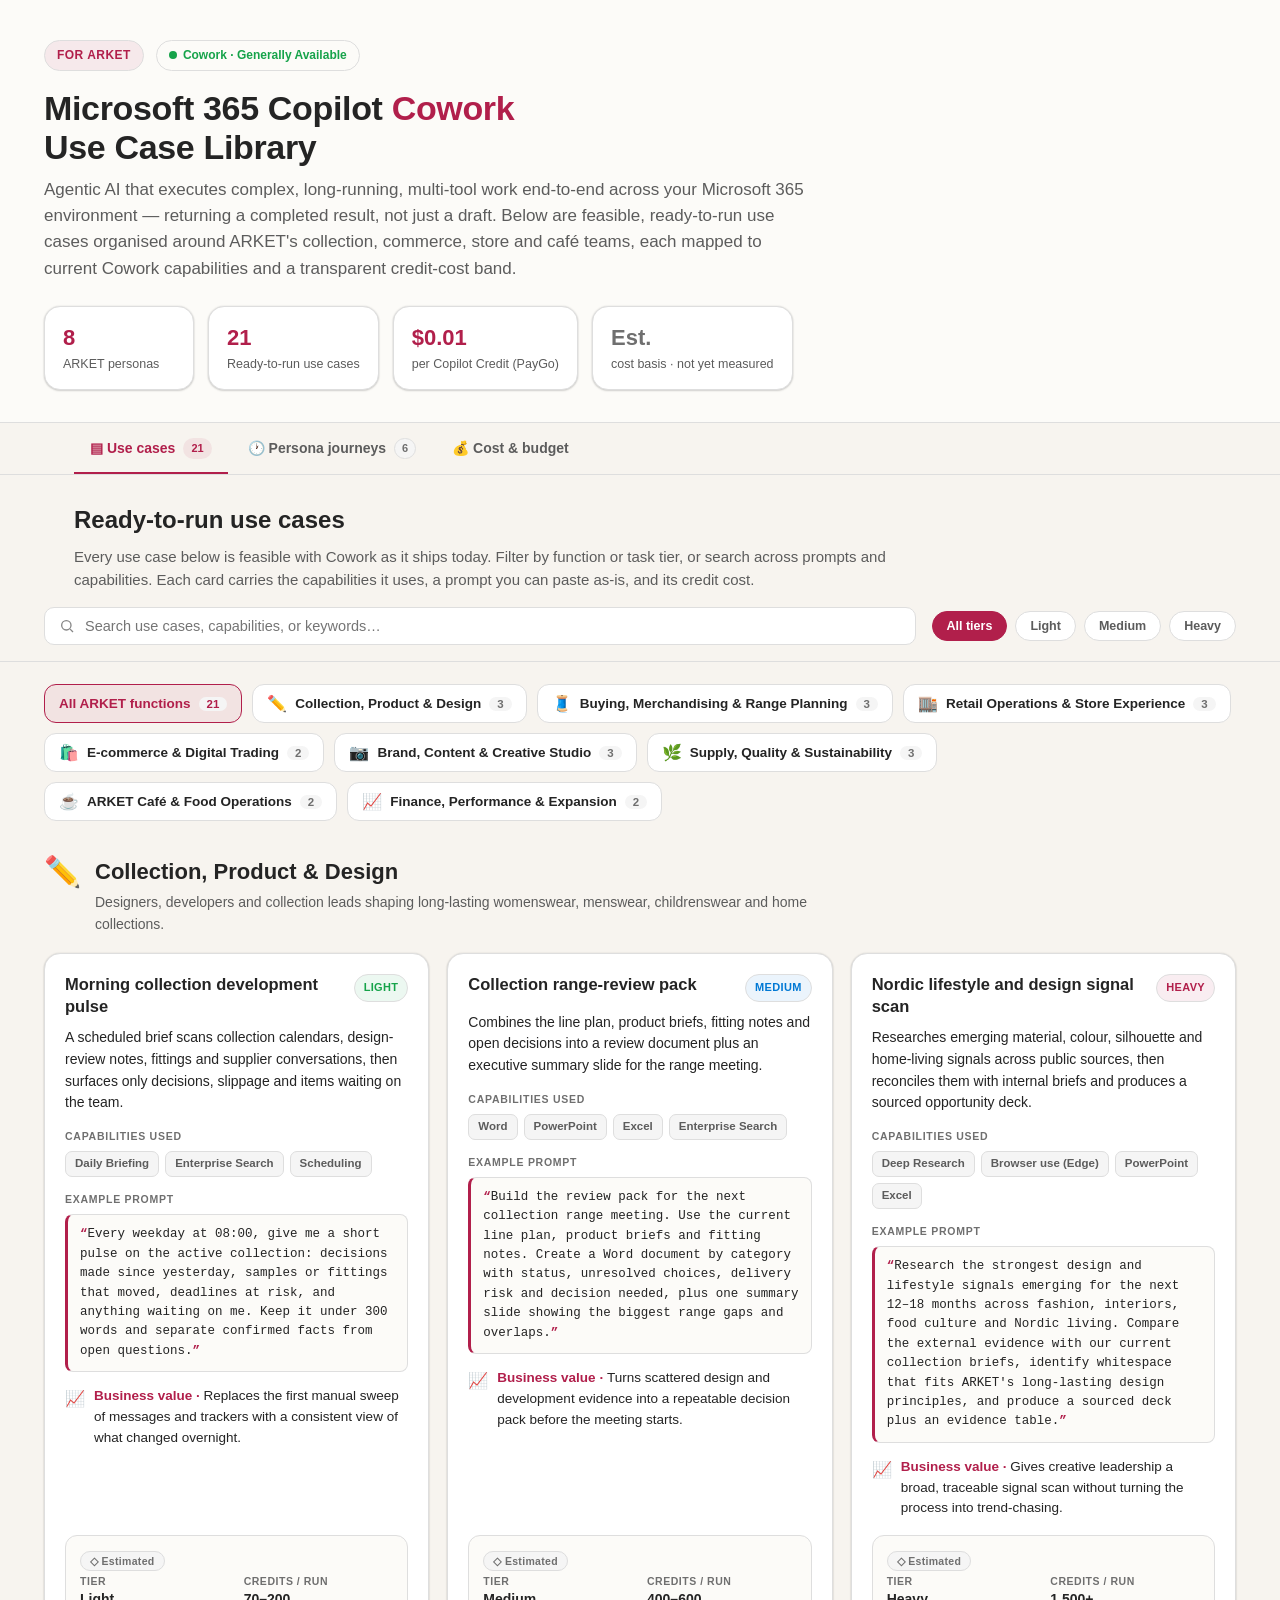
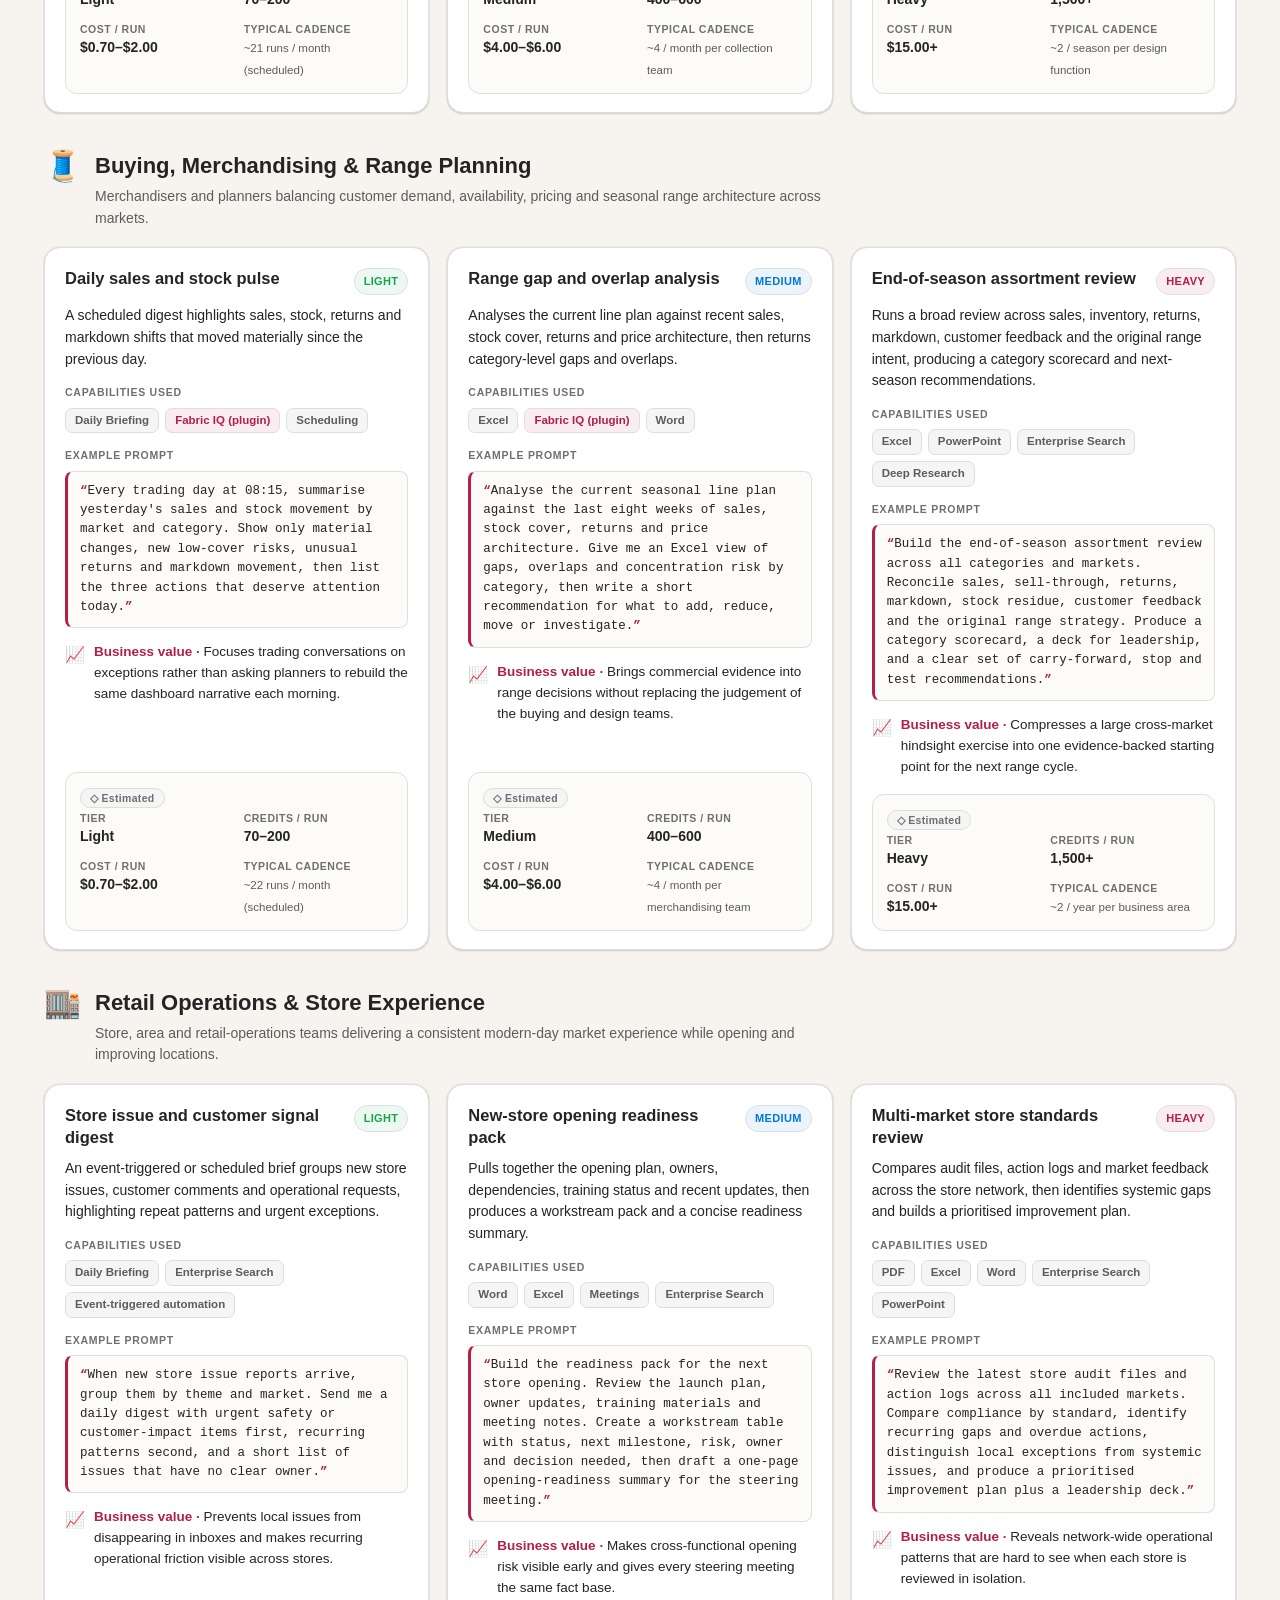
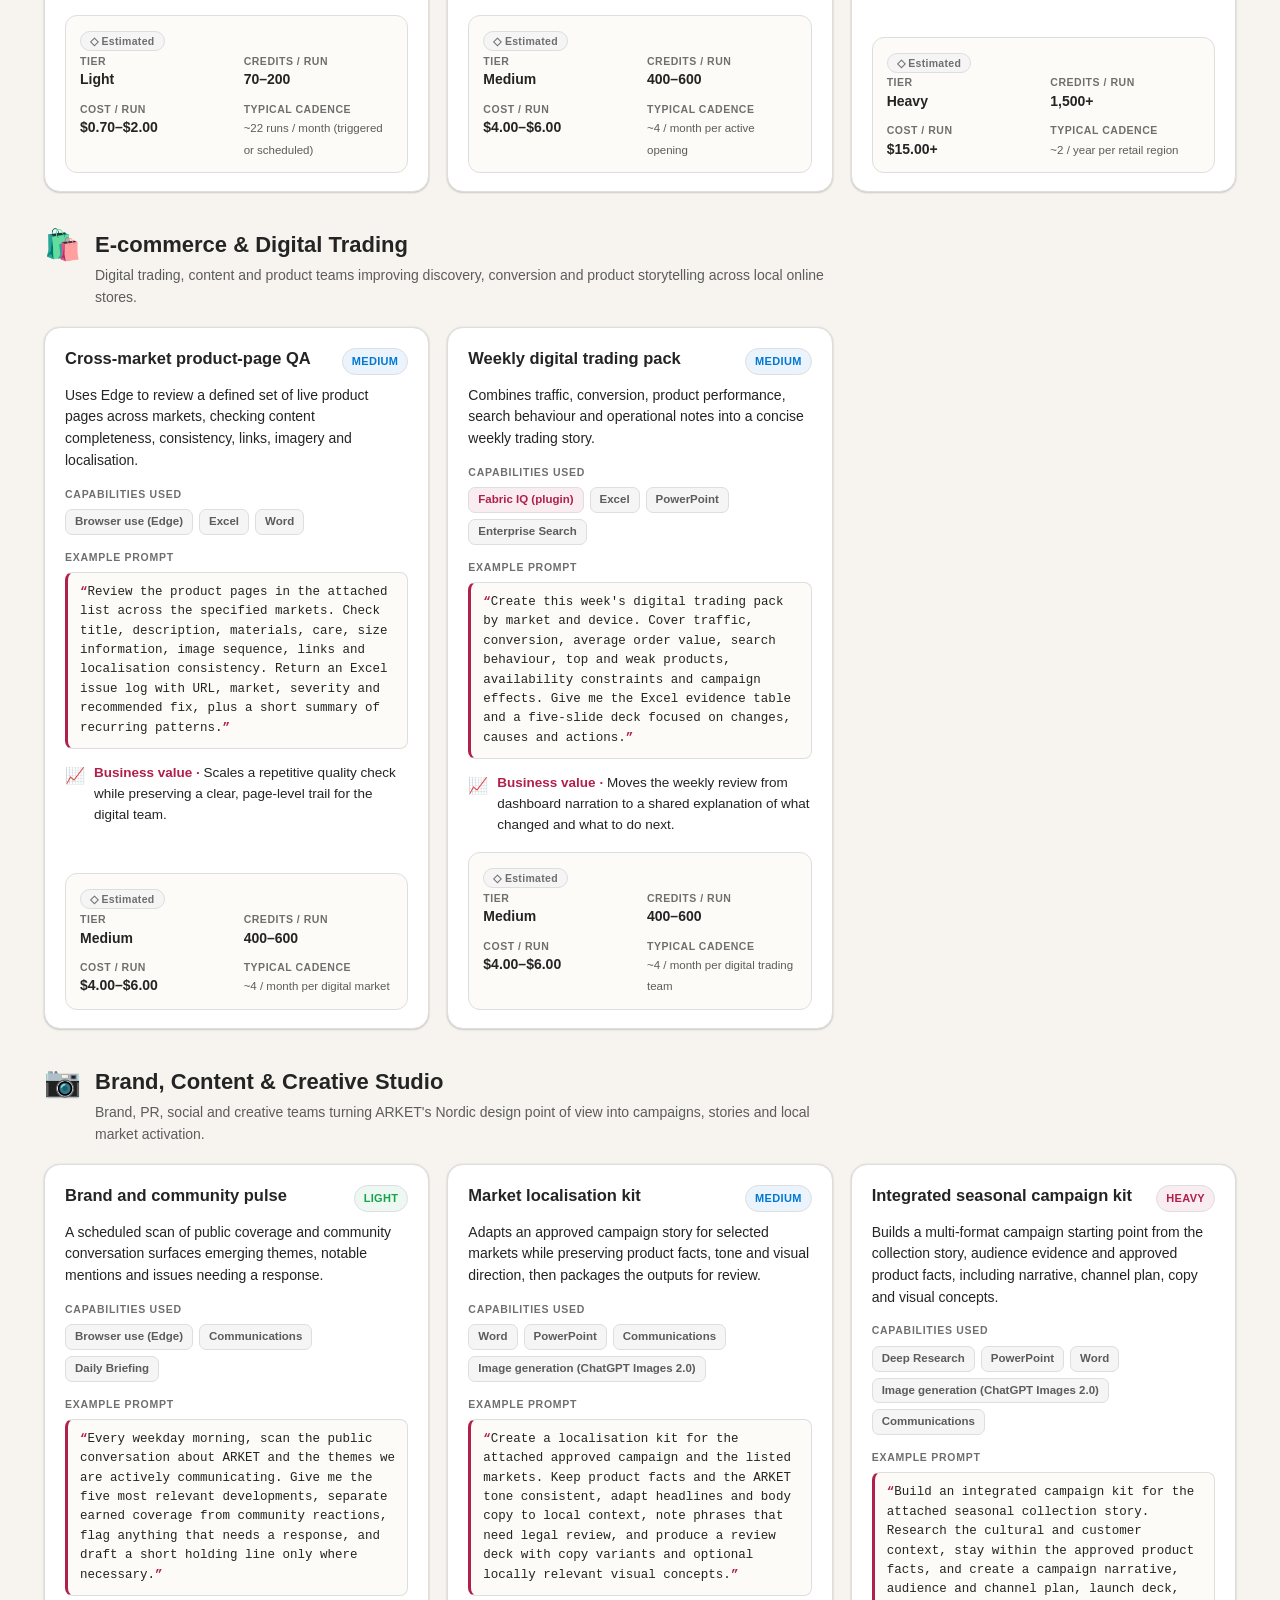
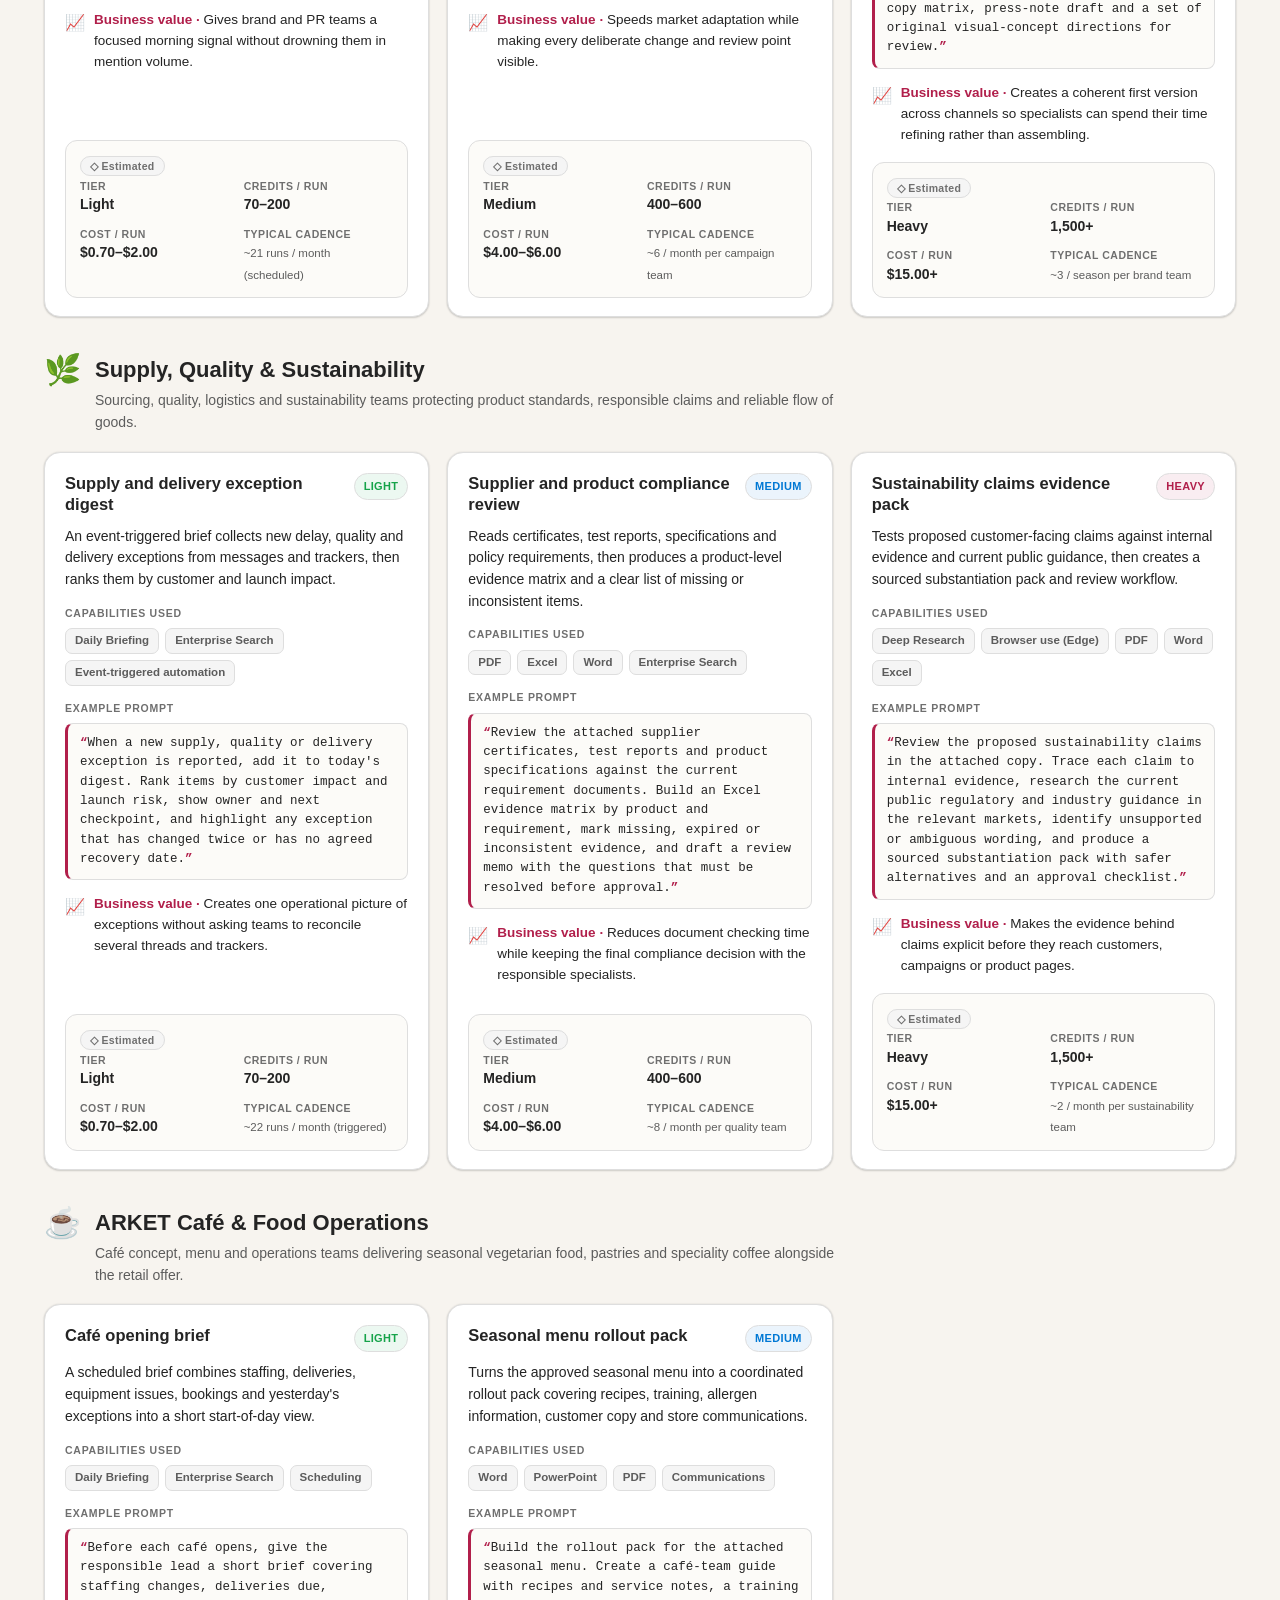
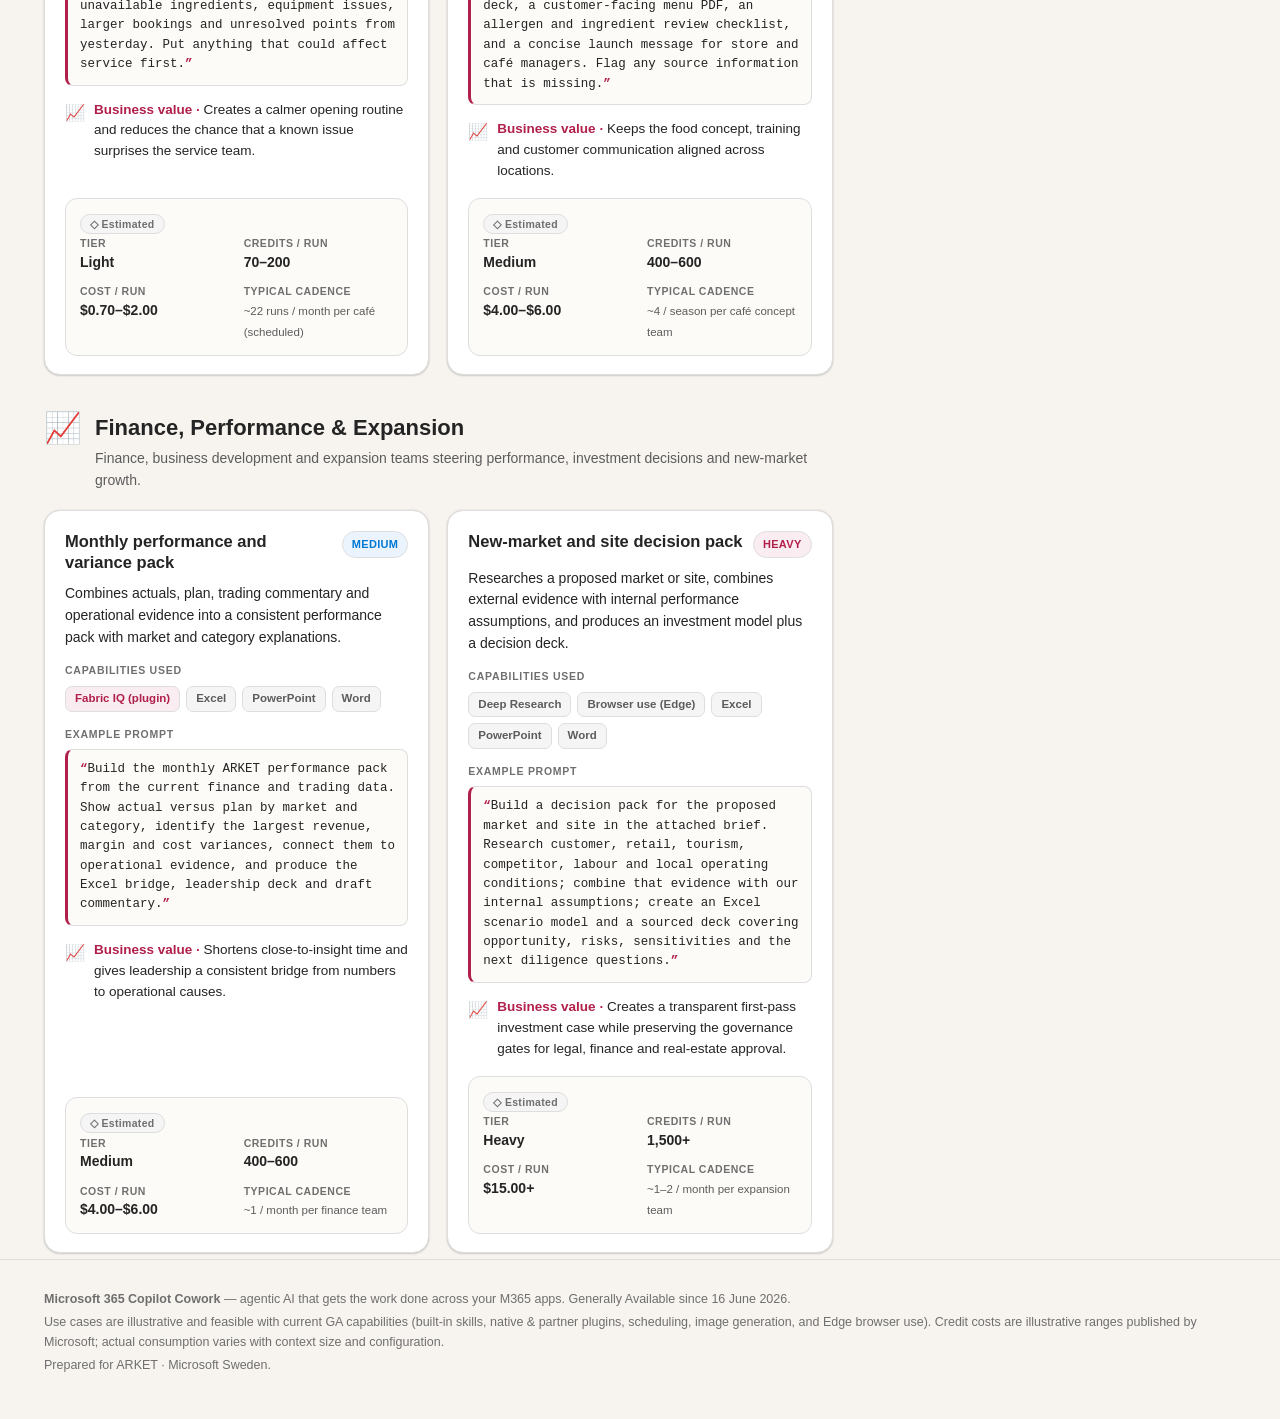
<file: Cowork-UseCases.html>
<!DOCTYPE html>
<html lang="en">
<head>
<meta charset="UTF-8" />
<meta name="viewport" content="width=device-width, initial-scale=1.0" />
<title>Microsoft 365 Copilot Cowork — Use Case Library for ARKET</title>
<script>
  (() => {
    const param = new URLSearchParams(window.location.search).get("clawpilotTheme");
    const theme =
      param || (window.matchMedia("(prefers-color-scheme: dark)").matches ? "dark" : "light");
    document.documentElement.setAttribute("data-theme", theme);
  })();
</script>
<style>
:root {
  color-scheme: light;
  --cp-bg: #f7f4ef;
  --cp-bg-elevated: #fcfbf8;
  --cp-surface: #ffffff;
  --cp-surface-soft: #f5f5f5;
  --cp-border: #dedede;
  --cp-border-strong: #919191;
  --cp-text: #242424;
  --cp-text-muted: #5c5c5c;
  --cp-text-soft: #6f6f6f;
  --cp-accent: #b11f4b;
  --cp-accent-hover: #9a1a41;
  --cp-accent-soft: rgba(177, 31, 75, 0.08);
  --cp-accent-fg: #ffffff;
  --cp-success: #16a34a;
  --cp-danger: #dc2626;
  --cp-warning: #f59e0b;
  --cp-link: #0078d4;
  --cp-shadow: 0 18px 48px rgba(0, 0, 0, 0.12);
  --cp-overlay: rgba(255, 255, 255, 0.8);
  --cp-panel: rgba(255, 255, 255, 0.86);
  --cp-panel-strong: rgba(255, 255, 255, 0.96);
  --cp-sheen: rgba(255, 255, 255, 0.55);
  --cp-highlight: rgba(177, 31, 75, 0.12);
}
html[data-theme="dark"] {
  color-scheme: dark;
  --cp-bg: #3d3b3a;
  --cp-bg-elevated: #343231;
  --cp-surface: #292929;
  --cp-surface-soft: #2e2e2e;
  --cp-border: #474747;
  --cp-border-strong: #5f5f5f;
  --cp-text: #dedede;
  --cp-text-muted: #919191;
  --cp-text-soft: #b0b0b0;
  --cp-accent: #fd8ea1;
  --cp-accent-hover: #fb7b91;
  --cp-accent-soft: rgba(253, 142, 161, 0.14);
  --cp-accent-fg: #1a1a1a;
  --cp-success: #4ade80;
  --cp-danger: #f87171;
  --cp-warning: #fbbf24;
  --cp-link: #4da6ff;
  --cp-shadow: 0 18px 48px rgba(0, 0, 0, 0.32);
  --cp-overlay: rgba(41, 41, 41, 0.88);
  --cp-panel: rgba(41, 41, 41, 0.72);
  --cp-panel-strong: rgba(41, 41, 41, 0.96);
  --cp-sheen: rgba(255, 255, 255, 0.04);
  --cp-highlight: rgba(253, 142, 161, 0.12);
}
@media (prefers-color-scheme: dark) {
  :root:not([data-theme="light"]) {
    color-scheme: dark;
    --cp-bg: #3d3b3a;
    --cp-bg-elevated: #343231;
    --cp-surface: #292929;
    --cp-surface-soft: #2e2e2e;
    --cp-border: #474747;
    --cp-border-strong: #5f5f5f;
    --cp-text: #dedede;
    --cp-text-muted: #919191;
    --cp-text-soft: #b0b0b0;
    --cp-accent: #fd8ea1;
    --cp-accent-hover: #fb7b91;
    --cp-accent-soft: rgba(253, 142, 161, 0.14);
    --cp-accent-fg: #1a1a1a;
    --cp-success: #4ade80;
    --cp-danger: #f87171;
    --cp-warning: #fbbf24;
    --cp-link: #4da6ff;
    --cp-shadow: 0 18px 48px rgba(0, 0, 0, 0.32);
    --cp-overlay: rgba(41, 41, 41, 0.88);
    --cp-panel: rgba(41, 41, 41, 0.72);
    --cp-panel-strong: rgba(41, 41, 41, 0.96);
    --cp-sheen: rgba(255, 255, 255, 0.04);
    --cp-highlight: rgba(253, 142, 161, 0.12);
  }
}

* { box-sizing: border-box; }
html { scroll-behavior: smooth; }
body {
  margin: 0;
  font-family: "Segoe UI", Aptos, Calibri, -apple-system, BlinkMacSystemFont, sans-serif;
  background: var(--cp-bg);
  color: var(--cp-text);
  line-height: 1.55;
}
a { color: var(--cp-link); }

.wrap { max-width: 1240px; margin: 0 auto; padding: 0 24px; }

header.hero {
  background: var(--cp-bg-elevated);
  border-bottom: 1px solid var(--cp-border);
  padding: 40px 0 32px;
}
.hero-top { display: flex; align-items: center; gap: 12px; flex-wrap: wrap; margin-bottom: 18px; }
.brand-chip {
  display: inline-flex; align-items: center; gap: 8px;
  font-size: 12px; font-weight: 600; letter-spacing: .04em; text-transform: uppercase;
  color: var(--cp-accent);
  background: var(--cp-accent-soft);
  border: 1px solid var(--cp-border);
  padding: 5px 12px; border-radius: 999px;
}
.ga-chip {
  display: inline-flex; align-items: center; gap: 6px;
  font-size: 12px; font-weight: 600;
  color: var(--cp-success);
  border: 1px solid var(--cp-border); border-radius: 999px; padding: 5px 12px;
}
.ga-chip::before { content: ""; width: 8px; height: 8px; border-radius: 50%; background: var(--cp-success); }
h1 { font-size: 34px; line-height: 1.15; margin: 0 0 10px; font-weight: 700; letter-spacing: -.01em; }
h1 .accent { color: var(--cp-accent); }
.subtitle { font-size: 17px; color: var(--cp-text-muted); max-width: 760px; margin: 0 0 24px; }

.stat-row { display: flex; flex-wrap: wrap; gap: 14px; }
.stat {
  background: var(--cp-surface); border: 1px solid var(--cp-border); border-radius: 16px;
  padding: 14px 18px; min-width: 150px;
  box-shadow: 0 0 2px rgba(0,0,0,0.12), 0 1px 2px rgba(0,0,0,0.14);
}
.stat .num { font-size: 22px; font-weight: 700; color: var(--cp-accent); }
.stat .lbl { font-size: 12.5px; color: var(--cp-text-muted); }

.controls { position: sticky; top: 49px; z-index: 30; background: var(--cp-bg); border-bottom: 1px solid var(--cp-border); padding: 16px 0; }
.controls-inner { display: flex; gap: 16px; align-items: center; flex-wrap: wrap; }
.search-box {
  flex: 1 1 240px; min-width: 220px;
  display: flex; align-items: center; gap: 8px;
  background: var(--cp-surface); border: 1px solid var(--cp-border); border-radius: 10px; padding: 9px 14px;
}
.search-box input { border: none; outline: none; background: transparent; color: var(--cp-text); font-size: 14.5px; width: 100%; font-family: inherit; }
.search-box svg { flex: none; opacity: .55; }
.tier-filter { display: flex; gap: 8px; flex-wrap: wrap; }
.tier-btn {
  font-size: 12.5px; font-weight: 600; cursor: pointer;
  background: var(--cp-surface); color: var(--cp-text-muted);
  border: 1px solid var(--cp-border); border-radius: 999px; padding: 7px 14px;
  font-family: inherit; transition: all .12s ease;
}
.tier-btn:hover { border-color: var(--cp-border-strong); color: var(--cp-text); }
.tier-btn.active { background: var(--cp-accent); color: var(--cp-accent-fg); border-color: var(--cp-accent); }

.persona-nav { display: flex; gap: 10px; flex-wrap: wrap; padding: 22px 0 4px; }
.persona-pill {
  display: inline-flex; align-items: center; gap: 8px; cursor: pointer;
  background: var(--cp-surface); border: 1px solid var(--cp-border); border-radius: 12px;
  padding: 9px 14px; font-size: 13.5px; font-weight: 600; color: var(--cp-text);
  font-family: inherit; transition: all .12s ease;
}
.persona-pill .emoji { font-size: 16px; }
.persona-pill .count { font-size: 11.5px; color: var(--cp-text-soft); font-weight: 600; background: var(--cp-surface-soft); border-radius: 999px; padding: 1px 8px; }
.persona-pill:hover { border-color: var(--cp-accent); }
.persona-pill.active { background: var(--cp-accent-soft); border-color: var(--cp-accent); color: var(--cp-accent); }
.persona-pill.active .count { color: var(--cp-accent); }

.persona-section { padding: 30px 0 6px; scroll-margin-top: 80px; }
.persona-header { display: flex; align-items: flex-start; gap: 14px; margin-bottom: 6px; }
.persona-header .emoji { font-size: 30px; line-height: 1; margin-top: 2px; }
.persona-header h2 { font-size: 22px; margin: 0 0 3px; font-weight: 700; }
.persona-header .role-desc { font-size: 14px; color: var(--cp-text-muted); margin: 0; max-width: 760px; }

.grid { display: grid; grid-template-columns: repeat(auto-fill, minmax(360px, 1fr)); gap: 18px; margin-top: 18px; }

.card {
  background: var(--cp-surface); border: 1px solid var(--cp-border); border-radius: 16px;
  padding: 20px 20px 18px; display: flex; flex-direction: column;
  box-shadow: 0 0 2px rgba(0,0,0,0.12), 0 1px 2px rgba(0,0,0,0.14);
  transition: border-color .12s ease, transform .12s ease;
}
.card:hover { border-color: var(--cp-border-strong); }
.card-top { display: flex; justify-content: space-between; align-items: flex-start; gap: 10px; margin-bottom: 10px; }
.card h3 { font-size: 16.5px; margin: 0; font-weight: 700; line-height: 1.3; }
.tier-tag { flex: none; font-size: 11px; font-weight: 700; text-transform: uppercase; letter-spacing: .03em; padding: 4px 9px; border-radius: 999px; border: 1px solid var(--cp-border); white-space: nowrap; }
.tier-tag.light { color: var(--cp-success); background: rgba(22,163,74,.08); }
.tier-tag.medium { color: var(--cp-link); background: rgba(0,120,212,.08); }
.tier-tag.heavy { color: var(--cp-accent); background: var(--cp-accent-soft); }

.scenario { font-size: 14px; color: var(--cp-text); margin: 0 0 14px; }

.section-lbl { font-size: 10.5px; font-weight: 700; letter-spacing: .07em; text-transform: uppercase; color: var(--cp-text-soft); margin: 0 0 7px; }

.caps { display: flex; flex-wrap: wrap; gap: 6px; margin-bottom: 14px; }
.cap {
  font-size: 11.5px; font-weight: 600; color: var(--cp-text-muted);
  background: var(--cp-surface-soft); border: 1px solid var(--cp-border); border-radius: 7px; padding: 3px 9px;
}
.cap.plugin { color: var(--cp-accent); background: var(--cp-accent-soft); border-color: var(--cp-border); }

.prompt {
  font-family: Consolas, "Courier New", Courier, monospace; font-size: 12.5px;
  background: var(--cp-bg-elevated); border: 1px solid var(--cp-border); border-left: 3px solid var(--cp-accent);
  border-radius: 8px; padding: 10px 12px; color: var(--cp-text); margin-bottom: 14px;
}
.prompt .q { color: var(--cp-accent); font-weight: 700; }

.value-row { display: flex; gap: 9px; align-items: flex-start; margin-bottom: 16px; }
.value-row .ic { flex: none; margin-top: 1px; }
.value-row .txt { font-size: 13.5px; color: var(--cp-text); }
.value-row .txt b { color: var(--cp-accent); }

.cost-box {
  margin-top: auto; background: var(--cp-bg-elevated); border: 1px solid var(--cp-border); border-radius: 12px;
  padding: 12px 14px;
}
.cost-grid { display: grid; grid-template-columns: 1fr 1fr; gap: 10px 14px; }
.cost-cell .k { font-size: 10.5px; font-weight: 700; letter-spacing: .05em; text-transform: uppercase; color: var(--cp-text-soft); }
.cost-cell .v { font-size: 14px; font-weight: 700; color: var(--cp-text); }
.cost-cell .v small { font-weight: 500; color: var(--cp-text-muted); font-size: 11.5px; }

.method { padding: 46px 0; }
.method h2 { font-size: 24px; margin: 0 0 6px; font-weight: 700; }
.method .lead { font-size: 15px; color: var(--cp-text-muted); max-width: 800px; margin: 0 0 26px; }
.formula {
  display: flex; flex-wrap: wrap; gap: 10px; align-items: center; margin-bottom: 28px;
  background: var(--cp-surface); border: 1px solid var(--cp-border); border-radius: 14px; padding: 18px 20px;
}
.formula .term { font-weight: 700; font-size: 14px; color: var(--cp-text); background: var(--cp-accent-soft); border: 1px solid var(--cp-border); border-radius: 8px; padding: 6px 12px; }
.formula .op { font-weight: 800; color: var(--cp-accent); font-size: 18px; }
.formula .eq { font-weight: 700; font-size: 14px; color: var(--cp-accent-fg); background: var(--cp-accent); border-radius: 8px; padding: 6px 14px; }

table.tiers { width: 100%; border-collapse: collapse; background: var(--cp-surface); border: 1px solid var(--cp-border); border-radius: 14px; overflow: hidden; }
table.tiers th, table.tiers td { text-align: left; padding: 12px 16px; font-size: 13.5px; border-bottom: 1px solid var(--cp-border); }
table.tiers th { background: var(--cp-bg-elevated); font-size: 11.5px; text-transform: uppercase; letter-spacing: .05em; color: var(--cp-text-soft); }
table.tiers tr:last-child td { border-bottom: none; }
table.tiers td b { color: var(--cp-text); }
.tier-dot { display: inline-block; width: 9px; height: 9px; border-radius: 50%; margin-right: 8px; vertical-align: middle; }

.callout {
  display: flex; gap: 12px; align-items: flex-start; margin-top: 22px;
  background: rgba(245,158,11,.08); border: 1px solid var(--cp-border); border-left: 3px solid var(--cp-warning);
  border-radius: 12px; padding: 14px 16px;
}
.callout .ic { flex: none; font-size: 18px; }
.callout .txt { font-size: 13.5px; color: var(--cp-text); }
.callout .txt b { color: var(--cp-text); }

.gov {
  display: flex; gap: 12px; align-items: flex-start; margin-top: 16px;
  background: var(--cp-accent-soft); border: 1px solid var(--cp-border); border-left: 3px solid var(--cp-accent);
  border-radius: 12px; padding: 14px 16px;
}
.gov .ic { flex: none; font-size: 18px; }
.gov .txt { font-size: 13.5px; color: var(--cp-text); }
.gov .txt b { color: var(--cp-accent); }

.budget { padding: 0 0 50px; }
.budget-cards { display: grid; grid-template-columns: repeat(auto-fit, minmax(220px,1fr)); gap: 16px; margin-top: 20px; }
.bcard { background: var(--cp-surface); border: 1px solid var(--cp-border); border-radius: 14px; padding: 18px; box-shadow: 0 0 2px rgba(0,0,0,0.12), 0 1px 2px rgba(0,0,0,0.14); }
.bcard .emoji { font-size: 22px; }
.bcard h4 { margin: 8px 0 4px; font-size: 15px; }
.bcard p { margin: 0; font-size: 13px; color: var(--cp-text-muted); }
.bcard .mix { margin-top: 10px; font-size: 12.5px; color: var(--cp-text-soft); }

footer { border-top: 1px solid var(--cp-border); padding: 26px 0 40px; }
footer p { font-size: 12.5px; color: var(--cp-text-soft); margin: 4px 0; }

.empty { text-align: center; padding: 60px 20px; color: var(--cp-text-muted); display: none; }

@media (max-width: 640px) {
  h1 { font-size: 27px; }
  .grid { grid-template-columns: 1fr; }
  .cost-grid { grid-template-columns: 1fr 1fr; }
}

.viewswitch{max-width:1180px;margin:22px auto 0;padding:0 24px;display:flex;gap:8px;flex-wrap:wrap;}
.view-btn{font:inherit;font-size:13.5px;font-weight:600;color:var(--cp-text-muted);background:var(--cp-surface);border:1px solid var(--cp-border);border-radius:999px;padding:9px 18px;cursor:pointer;display:inline-flex;align-items:center;gap:8px;transition:border-color .12s,color .12s,background .12s;}
.view-btn:hover{border-color:var(--cp-border-strong);color:var(--cp-text);}
.view-btn.active{background:var(--cp-accent);color:var(--cp-accent-fg);border-color:var(--cp-accent);}
.hidden{display:none;}
.cost-badge{font-size:10.5px;font-weight:700;letter-spacing:.03em;padding:3px 9px;border-radius:999px;white-space:nowrap;}
.cost-badge.measured{color:var(--cp-success,#16a34a);background:rgba(22,163,74,.10);border:1px solid rgba(22,163,74,.35);}
.cost-badge.est{color:var(--cp-text-soft);background:var(--cp-surface-soft);border:1px solid var(--cp-border);}
.measured-note{display:flex;gap:12px;align-items:flex-start;margin-top:22px;background:rgba(22,163,74,.06);border:1px solid var(--cp-border);border-left:3px solid var(--cp-success,#16a34a);border-radius:12px;padding:14px 16px;}
.measured-note .ic{flex:none;font-size:18px;}
.measured-note .txt{font-size:13.5px;color:var(--cp-text);}
.measured-note .txt b{color:var(--cp-success,#16a34a);}
.journeys-intro{padding:6px 0 8px;}
.journeys-intro h2{font-size:24px;margin:0 0 6px;font-weight:700;}
.journeys-intro .lead{font-size:15px;color:var(--cp-text-muted);max-width:860px;margin:0 0 8px;}
.journeys-grid{display:grid;grid-template-columns:repeat(auto-fill,minmax(370px,1fr));gap:18px;margin-top:18px;padding-bottom:20px;}
.journey{background:var(--cp-surface);border:1px solid var(--cp-border);border-radius:16px;padding:20px;box-shadow:0 0 2px rgba(0,0,0,.12),0 1px 2px rgba(0,0,0,.14);}
.journey-head{display:flex;gap:12px;align-items:flex-start;margin-bottom:14px;}
.journey-head .emoji{font-size:26px;line-height:1;margin-top:2px;}
.journey-head h3{margin:0;font-size:17px;font-weight:700;}
.journey-head .jrole{font-weight:600;color:var(--cp-text-muted);font-size:13.5px;}
.journey-head .jtag{margin:5px 0 0;font-size:12.5px;color:var(--cp-text-soft);font-style:italic;max-width:44ch;}
.jtl{position:relative;margin-left:2px;}
.jrow{display:grid;grid-template-columns:50px 16px 1fr;align-items:stretch;}
.jtime{font-size:12px;font-weight:700;color:var(--cp-text-soft);padding-top:14px;text-align:right;padding-right:8px;}
.jnode{position:relative;}
.jnode::before{content:'';position:absolute;left:3px;top:17px;width:9px;height:9px;border-radius:50%;background:var(--cp-accent);z-index:1;}
.jnode::after{content:'';position:absolute;left:7px;top:17px;bottom:-4px;width:1px;background:var(--cp-border);}
.jrow:last-child .jnode::after{display:none;}
.jcard{border:1px solid var(--cp-border);border-radius:10px;padding:10px 12px;margin:6px 0 10px 6px;background:var(--cp-bg-elevated,var(--cp-surface-soft));flex:1;}
.jcard-top{display:flex;justify-content:space-between;align-items:center;gap:8px;}
.jlabel{font-size:11px;font-weight:700;text-transform:uppercase;letter-spacing:.05em;color:var(--cp-text-soft);}
.jtitle{font-size:14px;font-weight:600;margin:3px 0 8px;}
.jcost .cost-badge{font-size:11px;}
.journey-foot{margin-top:12px;border-top:1px solid var(--cp-border);padding-top:12px;}
.journey-foot .k{display:block;font-size:10.5px;font-weight:700;text-transform:uppercase;letter-spacing:.05em;color:var(--cp-text-soft);}
.journey-foot .v{font-size:14.5px;font-weight:700;color:var(--cp-text);}
.journey-foot .jest{margin-top:6px;font-size:12px;color:var(--cp-text-soft);}
.calc{padding:20px 0 50px;}
.calc h2{font-size:24px;margin:0 0 6px;font-weight:700;}
.calc .lead{font-size:15px;color:var(--cp-text-muted);max-width:860px;margin:0 0 22px;}
.calc-params{display:grid;grid-template-columns:repeat(auto-fit,minmax(190px,1fr));gap:14px;margin-bottom:22px;}
.cp-field{background:var(--cp-surface);border:1px solid var(--cp-border);border-radius:12px;padding:12px 14px;}
.cp-field label{display:block;font-size:10.5px;font-weight:700;text-transform:uppercase;letter-spacing:.05em;color:var(--cp-text-soft);margin-bottom:6px;}
.cp-field input{width:100%;font:inherit;font-size:15px;font-weight:700;color:var(--cp-text);background:transparent;border:none;outline:none;padding:0;}
.cp-field .hint{display:block;margin-top:5px;font-size:11px;color:var(--cp-text-soft);font-weight:400;line-height:1.4;}
.cp-field.accent{border-color:var(--cp-accent);box-shadow:0 0 0 1px var(--cp-accent-soft);}
.calc-tablewrap{overflow-x:auto;background:var(--cp-surface);border:1px solid var(--cp-border);border-radius:14px;}
table.calc-t{width:100%;border-collapse:collapse;font-size:13.5px;min-width:760px;}
table.calc-t th{text-align:left;font-size:10.5px;font-weight:700;text-transform:uppercase;letter-spacing:.05em;color:var(--cp-text-soft);padding:12px 14px;border-bottom:1px solid var(--cp-border);white-space:nowrap;}
table.calc-t th.num,table.calc-t td.num{text-align:right;}
table.calc-t td{padding:9px 14px;border-bottom:1px solid var(--cp-border);vertical-align:middle;}
table.calc-t tr:last-child td{border-bottom:none;}
table.calc-t input{width:74px;font:inherit;font-size:13.5px;text-align:right;color:var(--cp-text);background:var(--cp-surface-soft);border:1px solid var(--cp-border);border-radius:7px;padding:5px 8px;outline:none;}
table.calc-t input:focus{border-color:var(--cp-accent);}
table.calc-t input.wide{width:100%;min-width:150px;text-align:left;}
table.calc-t td.out{font-weight:700;font-variant-numeric:tabular-nums;white-space:nowrap;}
table.calc-t tr.total td{background:var(--cp-surface-soft);font-weight:700;border-top:2px solid var(--cp-border-strong,var(--cp-border));}
table.calc-t tr.total td.grand{color:var(--cp-accent);font-size:15px;}
.calc-foot{display:flex;gap:12px;align-items:flex-start;margin-top:16px;background:var(--cp-surface-soft);border:1px solid var(--cp-border);border-radius:12px;padding:14px 16px;}
.calc-foot .ic{flex:none;font-size:18px;}
.calc-foot .txt{font-size:13px;color:var(--cp-text-muted);line-height:1.55;}
.calc-foot .txt b{color:var(--cp-text);}


.tabs{position:sticky;top:0;z-index:40;background:var(--cp-bg);border-bottom:1px solid var(--cp-border);}
.tabs-inner{max-width:1180px;margin:0 auto;padding:0 24px;display:flex;gap:4px;flex-wrap:wrap;}
.tab{position:relative;font:inherit;font-size:14px;font-weight:600;color:var(--cp-text-muted);background:none;border:none;border-bottom:2px solid transparent;padding:15px 16px 13px;cursor:pointer;display:inline-flex;align-items:center;gap:8px;transition:color .12s,border-color .12s;}
.tab:hover{color:var(--cp-text);}
.tab.active{color:var(--cp-accent);border-bottom-color:var(--cp-accent);}
.tab .tnum{font-size:11px;font-weight:700;background:var(--cp-surface-soft);border:1px solid var(--cp-border);color:var(--cp-text-soft);border-radius:999px;padding:1px 7px;}
.tab.active .tnum{background:var(--cp-accent-soft);border-color:transparent;color:var(--cp-accent);}
.tabpane{display:none;}
.tabpane.on{display:block;}
.pane-intro{max-width:1180px;margin:0 auto;padding:26px 24px 0;}
.pane-intro h2{font-size:24px;margin:0 0 6px;font-weight:700;}
.pane-intro .lead{font-size:15px;color:var(--cp-text-muted);max-width:860px;margin:0;}
.mstate{max-width:1180px;margin:22px auto 0;padding:0 24px;}
.mstate-card{display:flex;gap:14px;align-items:flex-start;border:1px solid var(--cp-border);border-radius:14px;padding:16px 18px;background:var(--cp-surface);}
.mstate-card.est{border-left:3px solid var(--cp-text-soft);}
.mstate-card.mixed{border-left:3px solid var(--cp-accent);}
.mstate-card.done{border-left:3px solid var(--cp-success,#16a34a);background:rgba(22,163,74,.05);}
.mstate-card .ic{flex:none;font-size:20px;line-height:1.2;}
.mstate-card h4{margin:0 0 5px;font-size:15px;font-weight:700;}
.mstate-card p{margin:0;font-size:13.5px;color:var(--cp-text-muted);line-height:1.55;}
.mstate-card p + p{margin-top:7px;}
.mstate-table{margin-top:14px;overflow-x:auto;border:1px solid var(--cp-border);border-radius:12px;background:var(--cp-surface);}
.mstate-table table{width:100%;border-collapse:collapse;font-size:13px;min-width:620px;}
.mstate-table th{text-align:left;font-size:10.5px;font-weight:700;text-transform:uppercase;letter-spacing:.05em;color:var(--cp-text-soft);padding:11px 14px;border-bottom:1px solid var(--cp-border);white-space:nowrap;}
.mstate-table td{padding:9px 14px;border-bottom:1px solid var(--cp-border);}
.mstate-table tr:last-child td{border-bottom:none;}
.mstate-table td.num{text-align:right;font-variant-numeric:tabular-nums;font-weight:700;white-space:nowrap;}
.mstate-table td.was{text-align:right;color:var(--cp-text-soft);font-weight:400;white-space:nowrap;}
.subnav{max-width:1180px;margin:18px auto 0;padding:0 24px;display:flex;gap:8px;flex-wrap:wrap;}
.subnav a{font-size:12.5px;font-weight:600;color:var(--cp-text-muted);text-decoration:none;background:var(--cp-surface);border:1px solid var(--cp-border);border-radius:999px;padding:7px 14px;transition:border-color .12s,color .12s;}
.subnav a:hover{border-color:var(--cp-accent);color:var(--cp-accent);}


.stat.measure-stat{cursor:pointer;transition:border-color .12s;}
.stat.measure-stat:hover{border-color:var(--cp-accent);}
.stat.measure-stat .num.est{color:var(--cp-text-soft);}
.stat.measure-stat .num.done{color:var(--cp-success,#16a34a);}
</style>
</head>
<body>

<header class="hero">
  <div class="wrap">
    <div class="hero-top">
      <span class="brand-chip">For ARKET</span>
      <span class="ga-chip">Cowork · Generally Available</span>
    </div>
    <h1>Microsoft 365 Copilot <span class="accent">Cowork</span><br />Use Case Library</h1>
    <p class="subtitle">
      Agentic AI that executes complex, long-running, multi-tool work end-to-end across your Microsoft&nbsp;365
      environment — returning a completed result, not just a draft. Below are feasible, ready-to-run use cases
      organised around ARKET's collection, commerce, store and café teams, each mapped to current Cowork capabilities and a transparent credit-cost band.
    </p>
    <div class="stat-row">
      <div class="stat"><div class="num">8</div><div class="lbl">ARKET personas</div></div>
      <div class="stat"><div class="num">21</div><div class="lbl">Ready-to-run use cases</div></div>
      <div class="stat"><div class="num">$0.01</div><div class="lbl">per Copilot Credit (PayGo)</div></div>
      <div class="stat measure-stat" id="heroMeasured" title="Go to Cost &amp; budget"><div class="num" id="heroMeasuredNum">&mdash;</div><div class="lbl" id="heroMeasuredLbl">cost basis</div></div>
    </div>
  </div>
</header>


<nav class="tabs">
  <div class="tabs-inner">
    <button class="tab active" data-tab="usecases">&#9636; Use cases <span class="tnum">21</span></button>
    <button class="tab" data-tab="journeys">&#128336; Persona journeys <span class="tnum" id="tabJourneyCount"></span></button>
    <button class="tab" data-tab="costs">&#128176; Cost &amp; budget</button>
  </div>
</nav>

<div id="tab-usecases" class="tabpane on">
  <div class="pane-intro">
    <h2>Ready-to-run use cases</h2>
    <p class="lead">Every use case below is feasible with Cowork as it ships today. Filter by function or task tier, or search across prompts and capabilities. Each card carries the capabilities it uses, a prompt you can paste as-is, and its credit cost.</p>
  </div>
<div class="controls">
  <div class="wrap controls-inner">
    <label class="search-box">
      <svg width="16" height="16" viewBox="0 0 24 24" fill="none" stroke="currentColor" stroke-width="2"><circle cx="11" cy="11" r="7"/><path d="m21 21-4.3-4.3"/></svg>
      <input type="text" id="search" placeholder="Search use cases, capabilities, or keywords…" />
    </label>
    <div class="tier-filter" id="tierFilter">
      <button class="tier-btn active" data-tier="all">All tiers</button>
      <button class="tier-btn" data-tier="light">Light</button>
      <button class="tier-btn" data-tier="medium">Medium</button>
      <button class="tier-btn" data-tier="heavy">Heavy</button>
    </div>
  </div>
</div>

<div class="wrap">
  <nav class="persona-nav" id="personaNav"></nav>
  <main id="library"></main>
  <div class="empty" id="empty">No use cases match your filters. Try clearing the search or selecting “All tiers”.</div>
</div>

</div><!-- /tab-usecases -->

<div id="tab-journeys" class="tabpane">
  <div class="pane-intro">
    <h2>A day in the life &mdash; Cowork by persona journey</h2>
    <p class="lead">The same use cases, seen as a working day. Each journey follows one person through the moments that matter &mdash; the scheduled morning brief, the mid-morning triage, the afternoon deliverable &mdash; with the credit cost of each task and a representative daily total.</p>
  </div>
  <div class="wrap">
    <div class="journeys-grid" id="journeysGrid"></div>
  </div>
</div>

<div id="tab-costs" class="tabpane">
  <div class="pane-intro">
    <h2>What it costs, and how to budget for it</h2>
    <p class="lead">Three questions, three answers, in order: what drives the cost of a single task, whether these figures are estimated or measured, and what a full deployment would cost.</p>
  </div>
  <div class="subnav">
    <a href="#cost">1 &middot; How a task is priced</a>
    <a href="#measured">2 &middot; Estimated or measured?</a>
    <a href="#calculator">3 &middot; Budget calculator</a>
    <a href="#profiles">4 &middot; User profiles</a>
  </div>

  <section class="mstate" id="measured">
    <div id="measuredPanel"></div>
  </section>


<!-- Cost methodology -->
<section class="method" id="cost">
  <div class="wrap">
    <h2>How each task is priced</h2>
    <p class="lead">
      Cowork is billed in usage-based <b>Copilot Credits</b> on top of the Microsoft&nbsp;365 Copilot licence,
      at <b>$0.01 per credit</b> (Pay-As-You-Go) — with a discounted <b>P3 commitment</b> rate for predictable
      volume. Every task's cost is the sum of four inputs:
    </p>
    <div class="formula">
      <span class="term">Model Use</span><span class="op">+</span>
      <span class="term">Context Retrieval</span><span class="op">+</span>
      <span class="term">Tool Calls</span><span class="op">+</span>
      <span class="term">Runtime</span><span class="op">=</span>
      <span class="eq">Credits for the task</span>
    </div>

    <table class="tiers">
      <thead>
        <tr><th>Task tier</th><th>Credits</th><th>Cost @ $0.01</th><th>Context size</th><th>What it looks like</th></tr>
      </thead>
      <tbody>
        <tr>
          <td><span class="tier-dot" style="background:var(--cp-success)"></span><b>Light</b></td>
          <td>70–200</td><td>$0.70–$2.00</td><td>~35 pages</td>
          <td>Email/thread summary, short draft, calendar lookup, single-source Q&amp;A.</td>
        </tr>
        <tr>
          <td><span class="tier-dot" style="background:var(--cp-link)"></span><b>Medium</b></td>
          <td>400–600</td><td>$4.00–$6.00</td><td>~100 pages</td>
          <td>Research brief, status report from emails+files, review/meeting prep, multi-file analysis. <b>The daily sweet spot.</b></td>
        </tr>
        <tr>
          <td><span class="tier-dot" style="background:var(--cp-accent)"></span><b>Heavy</b></td>
          <td>1,500+</td><td>$15.00+</td><td>~900 pages</td>
          <td>End-to-end report from scratch, competitive scan across web+files, large batch spreadsheet analysis.</td>
        </tr>
      </tbody>
    </table>

    <div class="callout">
      <span class="ic">⚠️</span>
      <div class="txt">
        <b>Budget-planning rule:</b> a small number of <b>Heavy</b> analyses per power user drives the majority of
        total spend. Always model the <b>high end</b> of the Heavy range — using the midpoint understated real
        deployment budgets by 20–40%. Plan for power users, control with tenant / group / user spending caps and alerts.
      </div>
    </div>

    <div class="gov">
      <span class="ic">🔒</span>
      <div class="txt">
        <b>Confidentiality/Governance note for ARKET:</b> Cowork operates inside the Microsoft 365 trust boundary, respects existing permissions, and routes prompts, responses and generated artifacts through Microsoft Purview controls including audit, DSPM, sensitivity-label inheritance, encryption/RMS, Insider Risk Management, Communication Compliance, eDiscovery and Data Lifecycle Management. ARKET data is not used to train the models. For European operations, OpenAI-operated GPT 5.6 is included in the EU Data Boundary; Anthropic models are outside the EU Data Boundary and are off by default in the EU, EFTA and UK unless an administrator opts in.
      </div>
    </div>
  </div>
</section>

<!-- Budget personas -->

<section class="calc" id="calculator">
  <div class="wrap">
    <h2>Budget calculator &mdash; by group and organisation-wide</h2>
    <p class="lead">Size a deployment from the bottom up. Set how many people sit in each group and how many Light, Medium and Heavy tasks each of them runs per month, then apply one blended discount. Every field is editable and the totals update as you type.</p>

    <div class="calc-params">
      <div class="cp-field">
        <label for="cRate">Rate ($ / credit)</label>
        <input type="number" id="cRate" value="0.01" step="0.001" min="0">
        <span class="hint">PayGo list price.</span>
      </div>
      <div class="cp-field accent">
        <label for="cDisc">Effective discount (P3 / ACV) %</label>
        <input type="number" id="cDisc" value="0" step="1" min="0" max="100">
        <span class="hint">One blended figure covering the P3 pre-purchase tier and any Azure commitment drawdown. Ask the deal desk.</span>
      </div>
      <div class="cp-field">
        <label for="cLight">Credits / Light task</label>
        <input type="number" id="cLight" value="135" step="5" min="0">
        <span class="hint">Midpoint of 70&ndash;200.</span>
      </div>
      <div class="cp-field">
        <label for="cMedium">Credits / Medium task</label>
        <input type="number" id="cMedium" value="500" step="10" min="0">
        <span class="hint">Midpoint of 400&ndash;600.</span>
      </div>
      <div class="cp-field">
        <label for="cHeavy">Credits / Heavy task</label>
        <input type="number" id="cHeavy" value="1775" step="25" min="0">
        <span class="hint">Heavy is open-ended (1,500+). Published guidance: using the midpoint understated real budgets by 20&ndash;40%, so model the high end.</span>
      </div>
    </div>

    <div class="calc-tablewrap">
      <table class="calc-t">
        <thead>
          <tr>
            <th>Group</th>
            <th class="num">Users</th>
            <th class="num">Light / user / mo</th>
            <th class="num">Medium / user / mo</th>
            <th class="num">Heavy / user / mo</th>
            <th class="num">Credits / mo</th>
            <th class="num">$ / month</th>
            <th class="num">$ / year</th>
          </tr>
        </thead>
        <tbody id="calcBody"></tbody>
        <tfoot id="calcFoot"></tfoot>
      </table>
    </div>

    <div class="calc-foot">
      <span class="ic">&#9888;&#65039;</span>
      <div class="txt">
        <b>Planning model, not a quote.</b> Credit consumption depends on the model selected, how much context
        is retrieved, how many tool calls a task makes and how long it runs, so two people running the same
        task can differ by 20&ndash;30%. Heavy tasks dominate spend even at low volume: a small change to the
        Heavy assumption moves the total more than anything else on this page. Validate against real telemetry
        during a pilot before committing to a number.
      </div>
    </div>
  </div>
</section>

<section class="budget" id="profiles">
  <div class="wrap">
    <h2 style="font-size:24px;margin:0 0 6px;font-weight:700;">Plan budget by user type</h2>
    <p class="lead" style="margin-bottom:0;">
      Combine how many people sit in each profile with their task mix to size a deployment. As an illustration, a
      200-user org running ~20 Light, 10 Medium and 2 Heavy tasks per user per month lands near
      <b>$270k/year</b> at PayGo — reduced with a P3 commitment.
    </p>
    <div class="budget-cards">
      <div class="bcard"><div class="emoji">🏢</div><h4>Corporate knowledge worker</h4><p>Broad day-to-day drafting, research &amp; coordination.</p><div class="mix">Typically Light + Medium</div></div>
      <div class="bcard"><div class="emoji">👔</div><h4>Management &amp; senior leader</h4><p>Briefings, synthesis &amp; oversight.</p><div class="mix">Fewer tasks; Medium with occasional Heavy</div></div>
      <div class="bcard"><div class="emoji">🤝</div><h4>Customer-facing knowledge worker</h4><p>Sales/service prep, follow-ups, account research.</p><div class="mix">Light + Medium; periodic Heavy</div></div>
      <div class="bcard"><div class="emoji">🛠️</div><h4>Technical worker</h4><p>Analysis, batch/file work, deep research.</p><div class="mix">Medium + Heavy lean</div></div>
    </div>
  </div>
</section>

</div><!-- /tab-costs -->

<footer>
  <div class="wrap">
    <p><b>Microsoft 365 Copilot Cowork</b> — agentic AI that gets the work done across your M365 apps. Generally Available since 16 June 2026.</p>
    <p>Use cases are illustrative and feasible with current GA capabilities (built-in skills, native &amp; partner plugins, scheduling, image generation, and Edge browser use). Credit costs are illustrative ranges published by Microsoft; actual consumption varies with context size and configuration.</p>
    <p>Prepared for ARKET · Microsoft Sweden.</p>
  </div>
</footer>

<script>
const PERSONAS = [
  {
    "id": "collection-design",
    "emoji": "✏️",
    "name": "Collection, Product & Design",
    "role": "Designers, developers and collection leads shaping long-lasting womenswear, menswear, childrenswear and home collections."
  },
  {
    "id": "merchandising",
    "emoji": "🧵",
    "name": "Buying, Merchandising & Range Planning",
    "role": "Merchandisers and planners balancing customer demand, availability, pricing and seasonal range architecture across markets."
  },
  {
    "id": "retail",
    "emoji": "🏬",
    "name": "Retail Operations & Store Experience",
    "role": "Store, area and retail-operations teams delivering a consistent modern-day market experience while opening and improving locations."
  },
  {
    "id": "ecommerce",
    "emoji": "🛍️",
    "name": "E-commerce & Digital Trading",
    "role": "Digital trading, content and product teams improving discovery, conversion and product storytelling across local online stores."
  },
  {
    "id": "brand-creative",
    "emoji": "📷",
    "name": "Brand, Content & Creative Studio",
    "role": "Brand, PR, social and creative teams turning ARKET's Nordic design point of view into campaigns, stories and local market activation."
  },
  {
    "id": "supply-sustainability",
    "emoji": "🌿",
    "name": "Supply, Quality & Sustainability",
    "role": "Sourcing, quality, logistics and sustainability teams protecting product standards, responsible claims and reliable flow of goods."
  },
  {
    "id": "cafe",
    "emoji": "☕",
    "name": "ARKET Café & Food Operations",
    "role": "Café concept, menu and operations teams delivering seasonal vegetarian food, pastries and speciality coffee alongside the retail offer."
  },
  {
    "id": "finance-expansion",
    "emoji": "📈",
    "name": "Finance, Performance & Expansion",
    "role": "Finance, business development and expansion teams steering performance, investment decisions and new-market growth."
  }
];

const USE_CASES = [
  {
    "id": "design-pulse",
    "persona": "collection-design",
    "tier": "light",
    "title": "Morning collection development pulse",
    "scenario": "A scheduled brief scans collection calendars, design-review notes, fittings and supplier conversations, then surfaces only decisions, slippage and items waiting on the team.",
    "caps": [
      "Daily Briefing",
      "Enterprise Search",
      "Scheduling"
    ],
    "prompt": "Every weekday at 08:00, give me a short pulse on the active collection: decisions made since yesterday, samples or fittings that moved, deadlines at risk, and anything waiting on me. Keep it under 300 words and separate confirmed facts from open questions.",
    "value": "Replaces the first manual sweep of messages and trackers with a consistent view of what changed overnight.",
    "credits": "70–200",
    "cost": "$0.70–$2.00",
    "cadence": "~21 runs / month (scheduled)",
    "costSource": "estimated"
  },
  {
    "id": "design-range-review",
    "persona": "collection-design",
    "tier": "medium",
    "title": "Collection range-review pack",
    "scenario": "Combines the line plan, product briefs, fitting notes and open decisions into a review document plus an executive summary slide for the range meeting.",
    "caps": [
      "Word",
      "PowerPoint",
      "Excel",
      "Enterprise Search"
    ],
    "prompt": "Build the review pack for the next collection range meeting. Use the current line plan, product briefs and fitting notes. Create a Word document by category with status, unresolved choices, delivery risk and decision needed, plus one summary slide showing the biggest range gaps and overlaps.",
    "value": "Turns scattered design and development evidence into a repeatable decision pack before the meeting starts.",
    "credits": "400–600",
    "cost": "$4.00–$6.00",
    "cadence": "~4 / month per collection team",
    "costSource": "estimated"
  },
  {
    "id": "design-trend-scan",
    "persona": "collection-design",
    "tier": "heavy",
    "title": "Nordic lifestyle and design signal scan",
    "scenario": "Researches emerging material, colour, silhouette and home-living signals across public sources, then reconciles them with internal briefs and produces a sourced opportunity deck.",
    "caps": [
      "Deep Research",
      "Browser use (Edge)",
      "PowerPoint",
      "Excel"
    ],
    "prompt": "Research the strongest design and lifestyle signals emerging for the next 12–18 months across fashion, interiors, food culture and Nordic living. Compare the external evidence with our current collection briefs, identify whitespace that fits ARKET's long-lasting design principles, and produce a sourced deck plus an evidence table.",
    "value": "Gives creative leadership a broad, traceable signal scan without turning the process into trend-chasing.",
    "credits": "1,500+",
    "cost": "$15.00+",
    "cadence": "~2 / season per design function",
    "costSource": "estimated"
  },
  {
    "id": "merch-trading-pulse",
    "persona": "merchandising",
    "tier": "light",
    "title": "Daily sales and stock pulse",
    "scenario": "A scheduled digest highlights sales, stock, returns and markdown shifts that moved materially since the previous day.",
    "caps": [
      "Daily Briefing",
      "Fabric IQ (plugin)",
      "Scheduling"
    ],
    "prompt": "Every trading day at 08:15, summarise yesterday's sales and stock movement by market and category. Show only material changes, new low-cover risks, unusual returns and markdown movement, then list the three actions that deserve attention today.",
    "value": "Focuses trading conversations on exceptions rather than asking planners to rebuild the same dashboard narrative each morning.",
    "credits": "70–200",
    "cost": "$0.70–$2.00",
    "cadence": "~22 runs / month (scheduled)",
    "costSource": "estimated"
  },
  {
    "id": "merch-range-gap",
    "persona": "merchandising",
    "tier": "medium",
    "title": "Range gap and overlap analysis",
    "scenario": "Analyses the current line plan against recent sales, stock cover, returns and price architecture, then returns category-level gaps and overlaps.",
    "caps": [
      "Excel",
      "Fabric IQ (plugin)",
      "Word"
    ],
    "prompt": "Analyse the current seasonal line plan against the last eight weeks of sales, stock cover, returns and price architecture. Give me an Excel view of gaps, overlaps and concentration risk by category, then write a short recommendation for what to add, reduce, move or investigate.",
    "value": "Brings commercial evidence into range decisions without replacing the judgement of the buying and design teams.",
    "credits": "400–600",
    "cost": "$4.00–$6.00",
    "cadence": "~4 / month per merchandising team",
    "costSource": "estimated"
  },
  {
    "id": "merch-season-review",
    "persona": "merchandising",
    "tier": "heavy",
    "title": "End-of-season assortment review",
    "scenario": "Runs a broad review across sales, inventory, returns, markdown, customer feedback and the original range intent, producing a category scorecard and next-season recommendations.",
    "caps": [
      "Excel",
      "PowerPoint",
      "Enterprise Search",
      "Deep Research"
    ],
    "prompt": "Build the end-of-season assortment review across all categories and markets. Reconcile sales, sell-through, returns, markdown, stock residue, customer feedback and the original range strategy. Produce a category scorecard, a deck for leadership, and a clear set of carry-forward, stop and test recommendations.",
    "value": "Compresses a large cross-market hindsight exercise into one evidence-backed starting point for the next range cycle.",
    "credits": "1,500+",
    "cost": "$15.00+",
    "cadence": "~2 / year per business area",
    "costSource": "estimated"
  },
  {
    "id": "retail-issue-digest",
    "persona": "retail",
    "tier": "light",
    "title": "Store issue and customer signal digest",
    "scenario": "An event-triggered or scheduled brief groups new store issues, customer comments and operational requests, highlighting repeat patterns and urgent exceptions.",
    "caps": [
      "Daily Briefing",
      "Enterprise Search",
      "Event-triggered automation"
    ],
    "prompt": "When new store issue reports arrive, group them by theme and market. Send me a daily digest with urgent safety or customer-impact items first, recurring patterns second, and a short list of issues that have no clear owner.",
    "value": "Prevents local issues from disappearing in inboxes and makes recurring operational friction visible across stores.",
    "credits": "70–200",
    "cost": "$0.70–$2.00",
    "cadence": "~22 runs / month (triggered or scheduled)",
    "costSource": "estimated"
  },
  {
    "id": "retail-opening-readiness",
    "persona": "retail",
    "tier": "medium",
    "title": "New-store opening readiness pack",
    "scenario": "Pulls together the opening plan, owners, dependencies, training status and recent updates, then produces a workstream pack and a concise readiness summary.",
    "caps": [
      "Word",
      "Excel",
      "Meetings",
      "Enterprise Search"
    ],
    "prompt": "Build the readiness pack for the next store opening. Review the launch plan, owner updates, training materials and meeting notes. Create a workstream table with status, next milestone, risk, owner and decision needed, then draft a one-page opening-readiness summary for the steering meeting.",
    "value": "Makes cross-functional opening risk visible early and gives every steering meeting the same fact base.",
    "credits": "400–600",
    "cost": "$4.00–$6.00",
    "cadence": "~4 / month per active opening",
    "costSource": "estimated"
  },
  {
    "id": "retail-standards-audit",
    "persona": "retail",
    "tier": "heavy",
    "title": "Multi-market store standards review",
    "scenario": "Compares audit files, action logs and market feedback across the store network, then identifies systemic gaps and builds a prioritised improvement plan.",
    "caps": [
      "PDF",
      "Excel",
      "Word",
      "Enterprise Search",
      "PowerPoint"
    ],
    "prompt": "Review the latest store audit files and action logs across all included markets. Compare compliance by standard, identify recurring gaps and overdue actions, distinguish local exceptions from systemic issues, and produce a prioritised improvement plan plus a leadership deck.",
    "value": "Reveals network-wide operational patterns that are hard to see when each store is reviewed in isolation.",
    "credits": "1,500+",
    "cost": "$15.00+",
    "cadence": "~2 / year per retail region",
    "costSource": "estimated"
  },
  {
    "id": "ecom-product-qa",
    "persona": "ecommerce",
    "tier": "medium",
    "title": "Cross-market product-page QA",
    "scenario": "Uses Edge to review a defined set of live product pages across markets, checking content completeness, consistency, links, imagery and localisation.",
    "caps": [
      "Browser use (Edge)",
      "Excel",
      "Word"
    ],
    "prompt": "Review the product pages in the attached list across the specified markets. Check title, description, materials, care, size information, image sequence, links and localisation consistency. Return an Excel issue log with URL, market, severity and recommended fix, plus a short summary of recurring patterns.",
    "value": "Scales a repetitive quality check while preserving a clear, page-level trail for the digital team.",
    "credits": "400–600",
    "cost": "$4.00–$6.00",
    "cadence": "~4 / month per digital market",
    "costSource": "estimated"
  },
  {
    "id": "ecom-digital-trading",
    "persona": "ecommerce",
    "tier": "medium",
    "title": "Weekly digital trading pack",
    "scenario": "Combines traffic, conversion, product performance, search behaviour and operational notes into a concise weekly trading story.",
    "caps": [
      "Fabric IQ (plugin)",
      "Excel",
      "PowerPoint",
      "Enterprise Search"
    ],
    "prompt": "Create this week's digital trading pack by market and device. Cover traffic, conversion, average order value, search behaviour, top and weak products, availability constraints and campaign effects. Give me the Excel evidence table and a five-slide deck focused on changes, causes and actions.",
    "value": "Moves the weekly review from dashboard narration to a shared explanation of what changed and what to do next.",
    "credits": "400–600",
    "cost": "$4.00–$6.00",
    "cadence": "~4 / month per digital trading team",
    "costSource": "estimated"
  },
  {
    "id": "brand-community-pulse",
    "persona": "brand-creative",
    "tier": "light",
    "title": "Brand and community pulse",
    "scenario": "A scheduled scan of public coverage and community conversation surfaces emerging themes, notable mentions and issues needing a response.",
    "caps": [
      "Browser use (Edge)",
      "Communications",
      "Daily Briefing"
    ],
    "prompt": "Every weekday morning, scan the public conversation about ARKET and the themes we are actively communicating. Give me the five most relevant developments, separate earned coverage from community reactions, flag anything that needs a response, and draft a short holding line only where necessary.",
    "value": "Gives brand and PR teams a focused morning signal without drowning them in mention volume.",
    "credits": "70–200",
    "cost": "$0.70–$2.00",
    "cadence": "~21 runs / month (scheduled)",
    "costSource": "estimated"
  },
  {
    "id": "brand-localisation",
    "persona": "brand-creative",
    "tier": "medium",
    "title": "Market localisation kit",
    "scenario": "Adapts an approved campaign story for selected markets while preserving product facts, tone and visual direction, then packages the outputs for review.",
    "caps": [
      "Word",
      "PowerPoint",
      "Communications",
      "Image generation (ChatGPT Images 2.0)"
    ],
    "prompt": "Create a localisation kit for the attached approved campaign and the listed markets. Keep product facts and the ARKET tone consistent, adapt headlines and body copy to local context, note phrases that need legal review, and produce a review deck with copy variants and optional locally relevant visual concepts.",
    "value": "Speeds market adaptation while making every deliberate change and review point visible.",
    "credits": "400–600",
    "cost": "$4.00–$6.00",
    "cadence": "~6 / month per campaign team",
    "costSource": "estimated"
  },
  {
    "id": "brand-campaign-kit",
    "persona": "brand-creative",
    "tier": "heavy",
    "title": "Integrated seasonal campaign kit",
    "scenario": "Builds a multi-format campaign starting point from the collection story, audience evidence and approved product facts, including narrative, channel plan, copy and visual concepts.",
    "caps": [
      "Deep Research",
      "PowerPoint",
      "Word",
      "Image generation (ChatGPT Images 2.0)",
      "Communications"
    ],
    "prompt": "Build an integrated campaign kit for the attached seasonal collection story. Research the cultural and customer context, stay within the approved product facts, and create a campaign narrative, audience and channel plan, launch deck, copy matrix, press-note draft and a set of original visual-concept directions for review.",
    "value": "Creates a coherent first version across channels so specialists can spend their time refining rather than assembling.",
    "credits": "1,500+",
    "cost": "$15.00+",
    "cadence": "~3 / season per brand team",
    "costSource": "estimated"
  },
  {
    "id": "supply-exception-digest",
    "persona": "supply-sustainability",
    "tier": "light",
    "title": "Supply and delivery exception digest",
    "scenario": "An event-triggered brief collects new delay, quality and delivery exceptions from messages and trackers, then ranks them by customer and launch impact.",
    "caps": [
      "Daily Briefing",
      "Enterprise Search",
      "Event-triggered automation"
    ],
    "prompt": "When a new supply, quality or delivery exception is reported, add it to today's digest. Rank items by customer impact and launch risk, show owner and next checkpoint, and highlight any exception that has changed twice or has no agreed recovery date.",
    "value": "Creates one operational picture of exceptions without asking teams to reconcile several threads and trackers.",
    "credits": "70–200",
    "cost": "$0.70–$2.00",
    "cadence": "~22 runs / month (triggered)",
    "costSource": "estimated"
  },
  {
    "id": "supply-compliance-review",
    "persona": "supply-sustainability",
    "tier": "medium",
    "title": "Supplier and product compliance review",
    "scenario": "Reads certificates, test reports, specifications and policy requirements, then produces a product-level evidence matrix and a clear list of missing or inconsistent items.",
    "caps": [
      "PDF",
      "Excel",
      "Word",
      "Enterprise Search"
    ],
    "prompt": "Review the attached supplier certificates, test reports and product specifications against the current requirement documents. Build an Excel evidence matrix by product and requirement, mark missing, expired or inconsistent evidence, and draft a review memo with the questions that must be resolved before approval.",
    "value": "Reduces document checking time while keeping the final compliance decision with the responsible specialists.",
    "credits": "400–600",
    "cost": "$4.00–$6.00",
    "cadence": "~8 / month per quality team",
    "costSource": "estimated"
  },
  {
    "id": "supply-claims-pack",
    "persona": "supply-sustainability",
    "tier": "heavy",
    "title": "Sustainability claims evidence pack",
    "scenario": "Tests proposed customer-facing claims against internal evidence and current public guidance, then creates a sourced substantiation pack and review workflow.",
    "caps": [
      "Deep Research",
      "Browser use (Edge)",
      "PDF",
      "Word",
      "Excel"
    ],
    "prompt": "Review the proposed sustainability claims in the attached copy. Trace each claim to internal evidence, research the current public regulatory and industry guidance in the relevant markets, identify unsupported or ambiguous wording, and produce a sourced substantiation pack with safer alternatives and an approval checklist.",
    "value": "Makes the evidence behind claims explicit before they reach customers, campaigns or product pages.",
    "credits": "1,500+",
    "cost": "$15.00+",
    "cadence": "~2 / month per sustainability team",
    "costSource": "estimated"
  },
  {
    "id": "cafe-daily-brief",
    "persona": "cafe",
    "tier": "light",
    "title": "Café opening brief",
    "scenario": "A scheduled brief combines staffing, deliveries, equipment issues, bookings and yesterday's exceptions into a short start-of-day view.",
    "caps": [
      "Daily Briefing",
      "Enterprise Search",
      "Scheduling"
    ],
    "prompt": "Before each café opens, give the responsible lead a short brief covering staffing changes, deliveries due, unavailable ingredients, equipment issues, larger bookings and unresolved points from yesterday. Put anything that could affect service first.",
    "value": "Creates a calmer opening routine and reduces the chance that a known issue surprises the service team.",
    "credits": "70–200",
    "cost": "$0.70–$2.00",
    "cadence": "~22 runs / month per café (scheduled)",
    "costSource": "estimated"
  },
  {
    "id": "cafe-menu-rollout",
    "persona": "cafe",
    "tier": "medium",
    "title": "Seasonal menu rollout pack",
    "scenario": "Turns the approved seasonal menu into a coordinated rollout pack covering recipes, training, allergen information, customer copy and store communications.",
    "caps": [
      "Word",
      "PowerPoint",
      "PDF",
      "Communications"
    ],
    "prompt": "Build the rollout pack for the attached seasonal menu. Create a café-team guide with recipes and service notes, a training deck, a customer-facing menu PDF, an allergen and ingredient review checklist, and a concise launch message for store and café managers. Flag any source information that is missing.",
    "value": "Keeps the food concept, training and customer communication aligned across locations.",
    "credits": "400–600",
    "cost": "$4.00–$6.00",
    "cadence": "~4 / season per café concept team",
    "costSource": "estimated"
  },
  {
    "id": "finance-variance",
    "persona": "finance-expansion",
    "tier": "medium",
    "title": "Monthly performance and variance pack",
    "scenario": "Combines actuals, plan, trading commentary and operational evidence into a consistent performance pack with market and category explanations.",
    "caps": [
      "Fabric IQ (plugin)",
      "Excel",
      "PowerPoint",
      "Word"
    ],
    "prompt": "Build the monthly ARKET performance pack from the current finance and trading data. Show actual versus plan by market and category, identify the largest revenue, margin and cost variances, connect them to operational evidence, and produce the Excel bridge, leadership deck and draft commentary.",
    "value": "Shortens close-to-insight time and gives leadership a consistent bridge from numbers to operational causes.",
    "credits": "400–600",
    "cost": "$4.00–$6.00",
    "cadence": "~1 / month per finance team",
    "costSource": "estimated"
  },
  {
    "id": "expansion-site-pack",
    "persona": "finance-expansion",
    "tier": "heavy",
    "title": "New-market and site decision pack",
    "scenario": "Researches a proposed market or site, combines external evidence with internal performance assumptions, and produces an investment model plus a decision deck.",
    "caps": [
      "Deep Research",
      "Browser use (Edge)",
      "Excel",
      "PowerPoint",
      "Word"
    ],
    "prompt": "Build a decision pack for the proposed market and site in the attached brief. Research customer, retail, tourism, competitor, labour and local operating conditions; combine that evidence with our internal assumptions; create an Excel scenario model and a sourced deck covering opportunity, risks, sensitivities and the next diligence questions.",
    "value": "Creates a transparent first-pass investment case while preserving the governance gates for legal, finance and real-estate approval.",
    "credits": "1,500+",
    "cost": "$15.00+",
    "cadence": "~1–2 / month per expansion team",
    "costSource": "estimated"
  }
];

const JOURNEYS = [
  {
    "persona": "collection-design",
    "protagonist": "Lina",
    "role": "Collection, Product & Design",
    "tagline": "Starts with the overnight collection delta, arrives at range review with a decision pack, and finishes with a broad signal scan running in the background.",
    "moments": [
      {
        "time": "08:00",
        "label": "The collection pulse",
        "uc": "design-pulse"
      },
      {
        "time": "10:30",
        "label": "The range table",
        "uc": "design-range-review"
      },
      {
        "time": "14:30",
        "label": "The signal horizon",
        "uc": "design-trend-scan"
      }
    ]
  },
  {
    "persona": "merchandising",
    "protagonist": "Erik",
    "role": "Buying, Merchandising & Range Planning",
    "tagline": "Opens on the trading exceptions, tests the range architecture before lunch, and turns the season into clear carry-forward decisions.",
    "moments": [
      {
        "time": "08:15",
        "label": "The trading pulse",
        "uc": "merch-trading-pulse"
      },
      {
        "time": "11:00",
        "label": "The range balance",
        "uc": "merch-range-gap"
      },
      {
        "time": "15:00",
        "label": "The seasonal hindsight",
        "uc": "merch-season-review"
      }
    ]
  },
  {
    "persona": "retail",
    "protagonist": "Maya",
    "role": "Retail Operations & Store Experience",
    "tagline": "Sees the store-network friction early, takes an evidence-based opening pack into the steering meeting, and closes on systemic standards improvement.",
    "moments": [
      {
        "time": "07:45",
        "label": "The network pulse",
        "uc": "retail-issue-digest"
      },
      {
        "time": "10:00",
        "label": "The opening room",
        "uc": "retail-opening-readiness"
      },
      {
        "time": "15:30",
        "label": "The standards view",
        "uc": "retail-standards-audit"
      }
    ]
  },
  {
    "persona": "brand-creative",
    "protagonist": "Noor",
    "role": "Brand, Content & Creative Studio",
    "tagline": "Reads the public signal without the noise, adapts approved work for markets, and develops the next seasonal story across channels.",
    "moments": [
      {
        "time": "08:30",
        "label": "The community signal",
        "uc": "brand-community-pulse"
      },
      {
        "time": "11:30",
        "label": "The market adaptation",
        "uc": "brand-localisation"
      },
      {
        "time": "14:00",
        "label": "The campaign room",
        "uc": "brand-campaign-kit"
      }
    ]
  },
  {
    "persona": "supply-sustainability",
    "protagonist": "Daniel",
    "role": "Supply, Quality & Sustainability",
    "tagline": "Prioritises delivery exceptions, clears the product evidence queue, and gives customer-facing claims a traceable substantiation pack.",
    "moments": [
      {
        "time": "08:00",
        "label": "The exception board",
        "uc": "supply-exception-digest"
      },
      {
        "time": "10:30",
        "label": "The evidence check",
        "uc": "supply-compliance-review"
      },
      {
        "time": "14:30",
        "label": "The claims gate",
        "uc": "supply-claims-pack"
      }
    ]
  },
  {
    "persona": "cafe",
    "protagonist": "Elin",
    "role": "ARKET Café & Food Operations",
    "tagline": "Opens service with the known issues already prioritised and turns the next seasonal menu into one coordinated rollout for every location.",
    "moments": [
      {
        "time": "07:00",
        "label": "Before the doors open",
        "uc": "cafe-daily-brief"
      },
      {
        "time": "13:00",
        "label": "The seasonal rollout",
        "uc": "cafe-menu-rollout"
      }
    ]
  }
];

const HERO_EST_NUM = "Est.";
const HERO_EST_LBL = "cost basis \u00b7 not yet measured";
const HERO_MEASURED_LBL = "use-case costs measured live";

const MS_TITLE_EST = "These costs are estimated, not measured";
const MS_BODY_EST = "Every figure in this library comes from Microsoft's published Light / Medium / Heavy credit bands. Nothing here has been run and metered, so treat each number as a planning range rather than an observed cost.";
const MS_HOWTO = "To replace a range with a real number, run the use case in Cowork and type <b>/cost</b> in that task. It reports the exact credits the task consumed, and using the command itself is free. Measured use cases then appear in this table, and their cards and journey moments switch from a range to the real figure.";
const MS_TITLE_ALL = "All costs below were measured live";
const MS_TITLE_SOME = "{n} of {total} use cases were measured live";
const MS_BODY_DONE = "The figures below were read with <b>/cost</b> after running each task for real. Use cases not listed here still carry their estimated band.";
const MS_CAVEAT = "A measured figure is a <b>meter reading of one run, not a forecast</b>. Cowork decides its own tool calls and retrieval depth at runtime, so the same task can vary by 20&ndash;30% between two people, and a run against a thinner data estate sits below what a fully grounded tenant will show.";
const MS_TH_UC = "Use case";
const MS_TH_TIER = "Tier";
const MS_TH_EST = "Estimated band";
const MS_TH_MEASURED = "Measured credits";
const MS_TH_COST = "Measured cost";
const MS_TH_DATE = "Measured on";

const MEASURED_LABEL = "Measured";
const ESTIMATED_LABEL = "Estimated";
const MEASURED_WORD = "measured";
const ESTIMATED_WORD = "est.";
const JOURNEY_FOOT_LABEL = "A representative day";
const JOURNEY_FOOT_MEASURED = "measured tasks";
const JOURNEY_FOOT_TASKS = "tasks &middot; estimated ranges";
const JOURNEY_FOOT_PARTIAL = "of them measured at";
const JOURNEY_CREDITS = "credits";
const CALC_TOTAL = "Organisation total";
const CALC_SAVING = "Saving vs list price, per year";

const TIER_LABEL = { light: "Light", medium: "Medium", heavy: "Heavy" };

const library = document.getElementById("library");
const personaNav = document.getElementById("personaNav");
const searchInput = document.getElementById("search");
const emptyEl = document.getElementById("empty");
let activeTier = "all";
let activePersona = "all";
let query = "";

function personaCount(id){ return USE_CASES.filter(u => u.persona === id).length; }
const allPill = document.createElement("button");
allPill.className = "persona-pill active";
allPill.dataset.persona = "all";
allPill.innerHTML = `<span>All ARKET functions</span><span class="count">${USE_CASES.length}</span>`;
personaNav.appendChild(allPill);
PERSONAS.forEach(p => {
  const b = document.createElement("button");
  b.className = "persona-pill";
  b.dataset.persona = p.id;
  b.innerHTML = `<span class="emoji">${p.emoji}</span><span>${p.name}</span><span class="count">${personaCount(p.id)}</span>`;
  personaNav.appendChild(b);
});

function capClass(c){ return /plugin/i.test(c) ? "cap plugin" : "cap"; }


function ucById(id){ return USE_CASES.find(u => u.id === id); }
function isMeasured(u){ return u.costSource === "measured" && typeof u.measuredCredits === "number"; }
function money(n){ return "$" + (n < 10 ? n.toFixed(2) : Math.round(n).toLocaleString("en-US")); }
function creditsText(u){ return isMeasured(u) ? u.measuredCredits.toLocaleString("en-US") : u.credits; }
function costText(u){ return isMeasured(u) ? money(u.measuredCredits * 0.01) : u.cost; }
function costBadge(u){
  return isMeasured(u)
    ? `<div class="cost-head"><span class="cost-badge measured">&#9679; ${MEASURED_LABEL}</span></div>`
    : `<div class="cost-head"><span class="cost-badge est">&#9671; ${ESTIMATED_LABEL}</span></div>`;
}

function renderJourneys(){
  const wrap = document.getElementById("journeysGrid");
  if (!wrap || typeof JOURNEYS === "undefined" || !JOURNEYS.length) return;
  wrap.innerHTML = JOURNEYS.map(j => {
    const persona = PERSONAS.find(p => p.id === j.persona);
    const rows = j.moments.map(m => {
      const u = ucById(m.uc); if (!u) return "";
      const badge = isMeasured(u)
        ? `<span class="cost-badge measured">&#9679; ${u.measuredCredits.toLocaleString("en-US")} cr &middot; ${money(u.measuredCredits*0.01)} (${MEASURED_WORD})</span>`
        : `<span class="cost-badge est">&#9671; ${u.cost} (${ESTIMATED_WORD})</span>`;
      return `<div class="jrow">
        <div class="jtime">${m.time}</div>
        <div class="jnode"></div>
        <div class="jcard">
          <div class="jcard-top"><span class="jlabel">${m.label}</span><span class="tier-tag ${u.tier}">${TIER_LABEL[u.tier]}</span></div>
          <div class="jtitle">${u.title}</div>
          <div class="jcost">${badge}</div>
        </div>
      </div>`;
    }).join("");
    const items = j.moments.map(m => ucById(m.uc)).filter(Boolean);
    const measured = items.filter(isMeasured);
    const sum = measured.reduce((a,u) => a + u.measuredCredits, 0);
    const allMeasured = measured.length === items.length && items.length > 0;
    const foot = allMeasured
      ? `<span class="v">${measured.length} ${JOURNEY_FOOT_MEASURED} &middot; &asymp; ${Math.round(sum).toLocaleString("en-US")} ${JOURNEY_CREDITS} &middot; &asymp; ${money(sum*0.01)}</span>`
      : `<span class="v">${items.length} ${JOURNEY_FOOT_TASKS}</span>` +
        (measured.length ? `<div class="jest">${measured.length} ${JOURNEY_FOOT_PARTIAL} &asymp; ${Math.round(sum).toLocaleString("en-US")} ${JOURNEY_CREDITS}</div>` : "");
    return `<section class="journey">
      <div class="journey-head">
        <span class="emoji">${persona ? persona.emoji : "\u2728"}</span>
        <div>
          <h3>${j.protagonist} <span class="jrole">&middot; ${j.role}</span></h3>
          <p class="jtag">${j.tagline}</p>
        </div>
      </div>
      <div class="jtl">${rows}</div>
      <div class="journey-foot">
        <span class="k">${JOURNEY_FOOT_LABEL}</span>
        ${foot}
      </div>
    </section>`;
  }).join("");
}

function setupTabs(){
  var panes = { usecases: document.getElementById("tab-usecases"),
                journeys: document.getElementById("tab-journeys"),
                costs: document.getElementById("tab-costs") };
  var jc = document.getElementById("tabJourneyCount");
  var hasJourneys = (typeof JOURNEYS !== "undefined") && JOURNEYS.length > 0;
  if (jc) jc.textContent = hasJourneys ? JOURNEYS.length : "";
  var jTab = document.querySelector('.tab[data-tab="journeys"]');
  if (!hasJourneys && jTab) jTab.style.display = "none";

  function show(name){
    Object.keys(panes).forEach(function(k){ if (panes[k]) panes[k].classList.toggle("on", k === name); });
    document.querySelectorAll(".tab").forEach(function(t){ t.classList.toggle("active", t.dataset.tab === name); });
  }
  document.querySelectorAll(".tab").forEach(function(t){
    t.addEventListener("click", function(){ show(t.dataset.tab); window.scrollTo({ top: 0, behavior: "smooth" }); });
  });
  /* in-page anchors inside the cost pane */
  document.querySelectorAll(".subnav a").forEach(function(a){
    a.addEventListener("click", function(e){
      e.preventDefault();
      var el = document.querySelector(a.getAttribute("href"));
      if (el) el.scrollIntoView({ behavior: "smooth", block: "start" });
    });
  });
}

function renderHeroMeasured(){
  var numEl = document.getElementById("heroMeasuredNum");
  var lblEl = document.getElementById("heroMeasuredLbl");
  var card = document.getElementById("heroMeasured");
  if (!numEl || !lblEl) return;
  var n = USE_CASES.filter(isMeasured).length, total = USE_CASES.length;
  numEl.classList.remove("est", "done");
  if (n === 0){
    numEl.textContent = HERO_EST_NUM;
    numEl.classList.add("est");
    lblEl.textContent = HERO_EST_LBL;
  } else {
    numEl.textContent = n + " / " + total;
    numEl.classList.add(n === total ? "done" : "est");
    lblEl.textContent = HERO_MEASURED_LBL;
  }
  if (card && !card.dataset.wired){
    card.dataset.wired = "1";
    card.addEventListener("click", function(){
      var t = document.querySelector('.tab[data-tab="costs"]');
      if (t) t.click();
      var m = document.getElementById("measured");
      if (m) setTimeout(function(){ m.scrollIntoView({ behavior: "smooth", block: "start" }); }, 60);
    });
  }
}

/* ---------- measurement state panel ---------- */
function renderMeasuredPanel(){
  var host = document.getElementById("measuredPanel");
  if (!host) return;
  var measured = USE_CASES.filter(isMeasured);
  var total = USE_CASES.length;
  var n = measured.length;

  var head;
  if (n === 0){
    head = '<div class="mstate-card est">' +
      '<span class="ic">&#9671;</span><div>' +
      '<h4>' + MS_TITLE_EST + '</h4>' +
      '<p>' + MS_BODY_EST + '</p>' +
      '<p>' + MS_HOWTO + '</p>' +
      '</div></div>';
  } else {
    var cls = n === total ? "done" : "mixed";
    var title = (n === total ? MS_TITLE_ALL : MS_TITLE_SOME.replace("{n}", n).replace("{total}", total));
    head = '<div class="mstate-card ' + cls + '">' +
      '<span class="ic">&#9679;</span><div>' +
      '<h4>' + title + '</h4>' +
      '<p>' + MS_BODY_DONE + '</p>' +
      '<p>' + MS_CAVEAT + '</p>' +
      '</div></div>';
  }

  var table = "";
  if (n > 0){
    table = '<div class="mstate-table"><table><thead><tr>' +
      '<th>' + MS_TH_UC + '</th><th>' + MS_TH_TIER + '</th>' +
      '<th style="text-align:right">' + MS_TH_EST + '</th>' +
      '<th style="text-align:right">' + MS_TH_MEASURED + '</th>' +
      '<th style="text-align:right">' + MS_TH_COST + '</th>' +
      '<th>' + MS_TH_DATE + '</th></tr></thead><tbody>' +
      measured.map(function(u){
        return '<tr><td>' + u.title + '</td><td>' + TIER_LABEL[u.tier] + '</td>' +
          '<td class="was">' + u.credits + '</td>' +
          '<td class="num">' + u.measuredCredits.toLocaleString("en-US") + '</td>' +
          '<td class="num">' + money(u.measuredCredits * 0.01) + '</td>' +
          '<td>' + (u.measuredOn || "\u2014") + '</td></tr>';
      }).join("") +
      '</tbody></table></div>';
  }
  host.innerHTML = head + table;
}

/* ---------- budget calculator ---------- */
var CALC_ROWS = PERSONAS.map(function(p){
  return { name: p.name, users: 10, l: 20, m: 10, h: 2 };
});

function calcNum(id){ var el = document.getElementById(id); var v = parseFloat(el && el.value); return isNaN(v) || v < 0 ? 0 : v; }

function buildCalcRows(){
  var body = document.getElementById("calcBody");
  if (!body) return;
  body.innerHTML = CALC_ROWS.map(function(r, i){
    return '<tr data-row="' + i + '">' +
      '<td><input class="wide" type="text" data-i="' + i + '" data-k="name" value="' + String(r.name).replace(/"/g, "&quot;") + '"></td>' +
      '<td class="num"><input type="number" min="0" step="1" data-i="' + i + '" data-k="users" value="' + r.users + '"></td>' +
      '<td class="num"><input type="number" min="0" step="1" data-i="' + i + '" data-k="l" value="' + r.l + '"></td>' +
      '<td class="num"><input type="number" min="0" step="1" data-i="' + i + '" data-k="m" value="' + r.m + '"></td>' +
      '<td class="num"><input type="number" min="0" step="1" data-i="' + i + '" data-k="h" value="' + r.h + '"></td>' +
      '<td class="num out" data-out="credits"></td>' +
      '<td class="num out" data-out="month"></td>' +
      '<td class="num out" data-out="year"></td>' +
    '</tr>';
  }).join("");
}

/* Recomputes only the output cells and the footer, so the inputs are never
   replaced while the user is typing in them. */
function renderCalc(){
  var body = document.getElementById("calcBody");
  var foot = document.getElementById("calcFoot");
  if (!body || !foot) return;
  var rate = calcNum("cRate");
  var disc = Math.min(calcNum("cDisc"), 100) / 100;
  var cl = calcNum("cLight"), cm = calcNum("cMedium"), ch = calcNum("cHeavy");
  var net = rate * (1 - disc);
  var tUsers = 0, tCredits = 0;

  CALC_ROWS.forEach(function(r, i){
    var credits = r.users * (r.l * cl + r.m * cm + r.h * ch);
    tUsers += r.users; tCredits += credits;
    var tr = body.querySelector('tr[data-row="' + i + '"]');
    if (!tr) return;
    tr.querySelector('[data-out="credits"]').textContent = Math.round(credits).toLocaleString("en-US");
    tr.querySelector('[data-out="month"]').textContent = money(credits * net);
    tr.querySelector('[data-out="year"]').textContent = money(credits * net * 12);
  });

  var listY = tCredits * rate * 12;
  var netY = tCredits * net * 12;
  foot.innerHTML =
    '<tr class="total"><td>' + CALC_TOTAL + '</td>' +
    '<td class="num">' + tUsers.toLocaleString("en-US") + '</td>' +
    '<td colspan="3"></td>' +
    '<td class="num">' + Math.round(tCredits).toLocaleString("en-US") + '</td>' +
    '<td class="num">' + money(tCredits * net) + '</td>' +
    '<td class="num grand">' + money(netY) + '</td></tr>' +
    (disc > 0
      ? '<tr class="total"><td colspan="7">' + CALC_SAVING + '</td><td class="num">' + money(listY - netY) + '</td></tr>'
      : "");
}

function setupCalc(){
  var body = document.getElementById("calcBody");
  if (!body) return;
  buildCalcRows();
  ["cRate","cDisc","cLight","cMedium","cHeavy"].forEach(function(id){
    var el = document.getElementById(id);
    if (el) el.addEventListener("input", renderCalc);
  });
  body.addEventListener("input", function(e){
    var el = e.target.closest("input"); if (!el) return;
    var i = parseInt(el.dataset.i, 10), k = el.dataset.k;
    if (isNaN(i) || !k || !CALC_ROWS[i]) return;
    if (k === "name"){ CALC_ROWS[i].name = el.value; return; }
    var v = parseFloat(el.value);
    CALC_ROWS[i][k] = isNaN(v) || v < 0 ? 0 : v;
    renderCalc();
  });
  renderCalc();
}

function cardHTML(u){
  return `<article class="card" data-tier="${u.tier}" data-persona="${u.persona}">
    <div class="card-top">
      <h3>${u.title}</h3>
      <span class="tier-tag ${u.tier}">${TIER_LABEL[u.tier]}</span>
    </div>
    <p class="scenario">${u.scenario}</p>
    <p class="section-lbl">Capabilities used</p>
    <div class="caps">${u.caps.map(c => `<span class="${capClass(c)}">${c}</span>`).join("")}</div>
    <p class="section-lbl">Example prompt</p>
    <div class="prompt"><span class="q">“</span>${u.prompt}<span class="q">”</span></div>
    <div class="value-row">
      <span class="ic">📈</span>
      <div class="txt"><b>Business value · </b>${u.value}</div>
    </div>
    <div class="cost-box">
      ${costBadge(u)}
      <div class="cost-grid">
        <div class="cost-cell"><div class="k">Tier</div><div class="v">${TIER_LABEL[u.tier]}</div></div>
        <div class="cost-cell"><div class="k">Credits / run</div><div class="v">${creditsText(u)}</div></div>
        <div class="cost-cell"><div class="k">Cost / run</div><div class="v">${costText(u)}</div></div>
        <div class="cost-cell"><div class="k">Typical cadence</div><div class="v"><small>${u.cadence}</small></div></div>
      </div>
    </div>
  </article>`;
}

function render(){
  const q = query.trim().toLowerCase();
  library.innerHTML = "";
  let total = 0;
  PERSONAS.forEach(p => {
    if (activePersona !== "all" && activePersona !== p.id) return;
    const items = USE_CASES.filter(u => {
      if (u.persona !== p.id) return false;
      if (activeTier !== "all" && u.tier !== activeTier) return false;
      if (q) {
        const hay = (u.title + " " + u.scenario + " " + u.prompt + " " + u.value + " " + u.caps.join(" ") + " " + p.name).toLowerCase();
        if (!hay.includes(q)) return false;
      }
      return true;
    });
    if (!items.length) return;
    total += items.length;
    const section = document.createElement("section");
    section.className = "persona-section";
    section.id = "p-" + p.id;
    section.innerHTML = `
      <div class="persona-header">
        <span class="emoji">${p.emoji}</span>
        <div>
          <h2>${p.name}</h2>
          <p class="role-desc">${p.role}</p>
        </div>
      </div>
      <div class="grid">${items.map(cardHTML).join("")}</div>`;
    library.appendChild(section);
  });
  emptyEl.style.display = total ? "none" : "block";
}

document.getElementById("tierFilter").addEventListener("click", e => {
  const btn = e.target.closest(".tier-btn");
  if (!btn) return;
  document.querySelectorAll(".tier-btn").forEach(b => b.classList.remove("active"));
  btn.classList.add("active");
  activeTier = btn.dataset.tier;
  render();
});
personaNav.addEventListener("click", e => {
  const pill = e.target.closest(".persona-pill");
  if (!pill) return;
  document.querySelectorAll(".persona-pill").forEach(b => b.classList.remove("active"));
  pill.classList.add("active");
  activePersona = pill.dataset.persona;
  render();
  if (activePersona !== "all") {
    const sec = document.getElementById("p-" + activePersona);
    if (sec) sec.scrollIntoView({ behavior: "smooth", block: "start" });
  }
});
searchInput.addEventListener("input", e => { query = e.target.value; render(); });

render();
renderJourneys();
renderMeasuredPanel();
renderHeroMeasured();
setupTabs();
setupCalc();
</script>
</body>
</html>
</file>
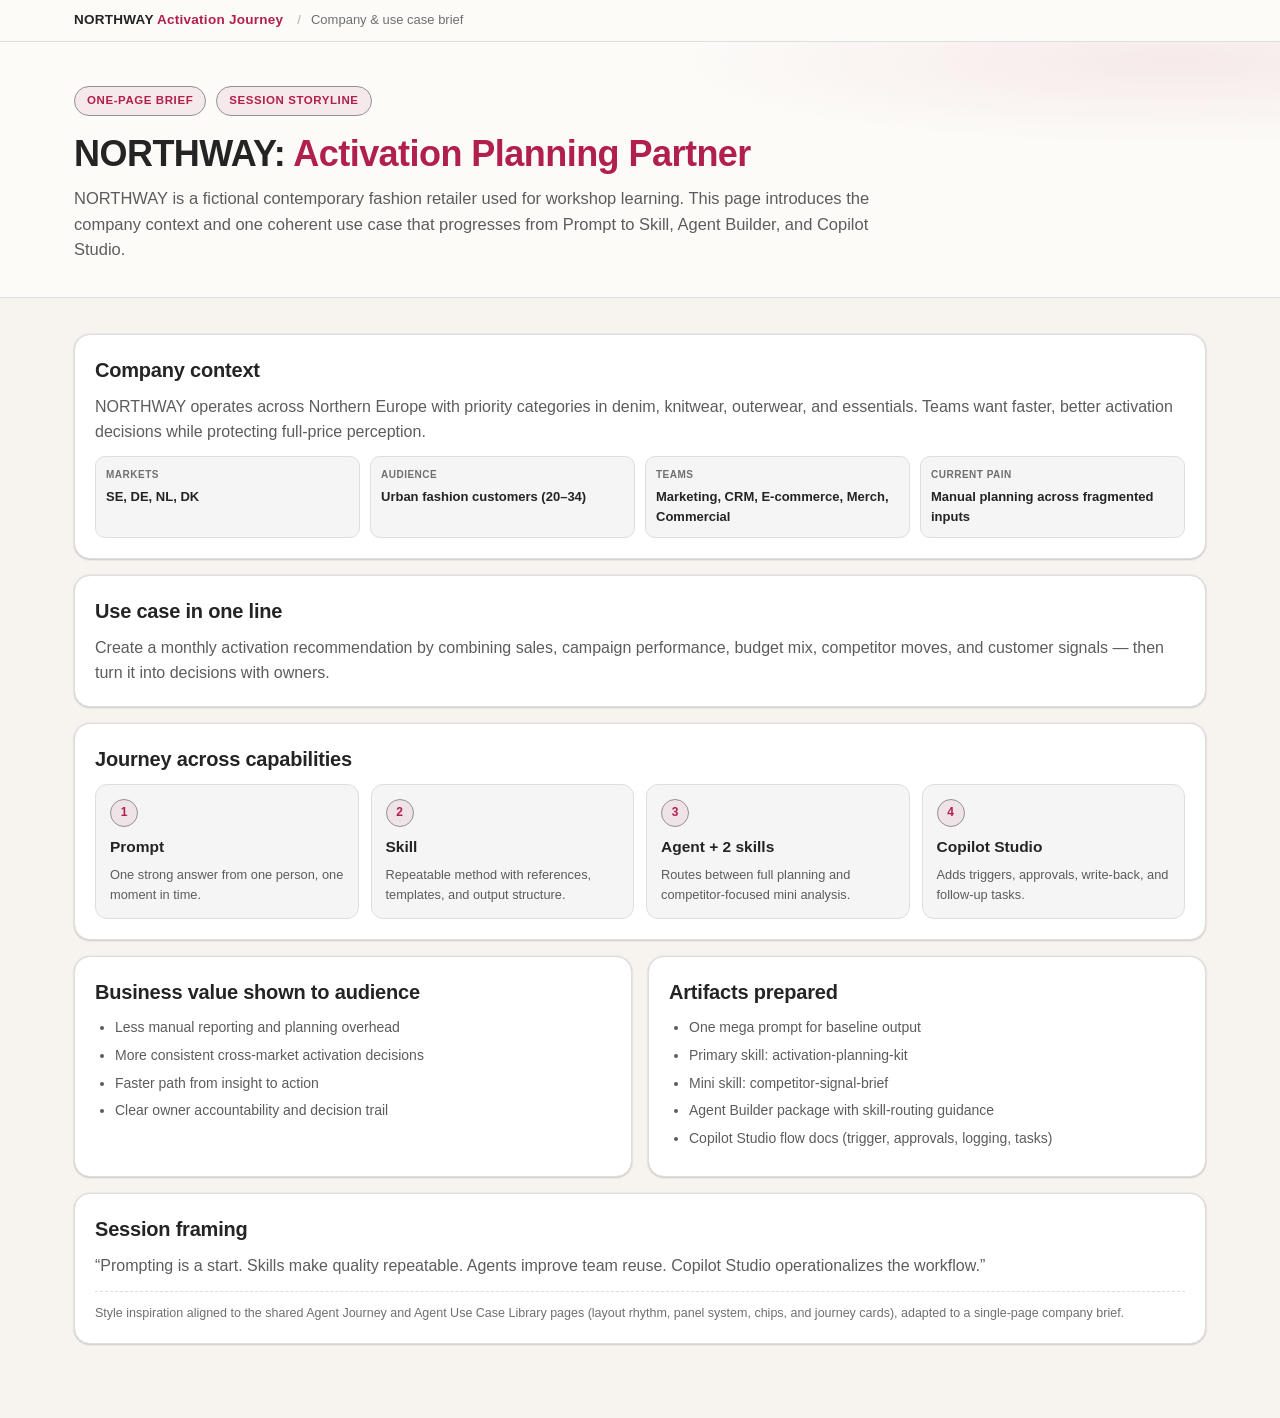
<file: northway-onepage.html>
<!DOCTYPE html>
<html lang="en">
<head>
  <meta charset="UTF-8" />
  <meta name="viewport" content="width=device-width, initial-scale=1.0" />
  <title>NORTHWAY | Activation Journey</title>
  <script>
    (() => {
      const params = new URLSearchParams(window.location.search);
      const scoutTheme = params.get("scoutTheme");
      const palette = params.get("palette");
      const theme =
        palette === "nebula"
          ? "dark"
          : scoutTheme || (window.matchMedia("(prefers-color-scheme: dark)").matches ? "dark" : "light");
      document.documentElement.setAttribute("data-theme", theme);
      if (palette) document.documentElement.setAttribute("data-palette", palette);
    })();
  </script>
  <style>
    :root {
      color-scheme: light;
      --cp-bg: #f7f4ef;
      --cp-bg-elevated: #fcfbf8;
      --cp-surface: #ffffff;
      --cp-surface-soft: #f5f5f5;
      --cp-border: #dedede;
      --cp-border-strong: #919191;
      --cp-text: #242424;
      --cp-text-muted: #5c5c5c;
      --cp-text-soft: #6f6f6f;
      --cp-accent: #b11f4b;
      --cp-accent-hover: #9a1a41;
      --cp-accent-soft: rgba(177, 31, 75, 0.08);
      --cp-accent-fg: #ffffff;
      --cp-success: #16a34a;
      --cp-danger: #dc2626;
      --cp-warning: #f59e0b;
      --cp-link: #0078d4;
      --cp-shadow: 0 18px 48px rgba(0, 0, 0, 0.12);
      --cp-overlay: rgba(255, 255, 255, 0.8);
      --cp-panel: rgba(255, 255, 255, 0.86);
      --cp-panel-strong: rgba(255, 255, 255, 0.96);
      --cp-sheen: rgba(255, 255, 255, 0.55);
      --cp-highlight: rgba(177, 31, 75, 0.12);
    }
    html[data-theme="dark"] {
      color-scheme: dark;
      --cp-bg: #3d3b3a;
      --cp-bg-elevated: #343231;
      --cp-surface: #292929;
      --cp-surface-soft: #2e2e2e;
      --cp-border: #474747;
      --cp-border-strong: #5f5f5f;
      --cp-text: #dedede;
      --cp-text-muted: #919191;
      --cp-text-soft: #b0b0b0;
      --cp-accent: #fd8ea1;
      --cp-accent-hover: #fb7b91;
      --cp-accent-soft: rgba(253, 142, 161, 0.14);
      --cp-accent-fg: #1a1a1a;
      --cp-success: #4ade80;
      --cp-danger: #f87171;
      --cp-warning: #fbbf24;
      --cp-link: #4da6ff;
      --cp-shadow: 0 18px 48px rgba(0, 0, 0, 0.32);
      --cp-overlay: rgba(41, 41, 41, 0.88);
      --cp-panel: rgba(41, 41, 41, 0.72);
      --cp-panel-strong: rgba(41, 41, 41, 0.96);
      --cp-sheen: rgba(255, 255, 255, 0.04);
      --cp-highlight: rgba(253, 142, 161, 0.12);
    }

    * { box-sizing: border-box; }
    html { scroll-behavior: smooth; }
    body {
      margin: 0;
      font-family: "Segoe UI", Aptos, Calibri, -apple-system, BlinkMacSystemFont, sans-serif;
      background: var(--cp-bg);
      color: var(--cp-text);
      line-height: 1.55;
    }
    a { color: var(--cp-link); }
    .wrap { max-width: 1180px; margin: 0 auto; padding: 0 24px; }

    .topbar {
      position: sticky; top: 0; z-index: 60;
      background: var(--cp-bg-elevated);
      border-bottom: 1px solid var(--cp-border);
      backdrop-filter: blur(10px);
    }
    .topbar-inner {
      max-width: 1180px; margin: 0 auto; padding: 10px 24px;
      display: flex; align-items: center; gap: 14px;
    }
    .logo { font-size: 13.5px; font-weight: 700; letter-spacing: .02em; color: var(--cp-text); }
    .logo .accent { color: var(--cp-accent); }
    .crumb { font-size: 13px; color: var(--cp-text-soft); }
    .crumb::before { content: "/"; margin-right: 10px; opacity: .55; }
    .topbar-spacer { flex: 1; }
    .icon-btn {
      background: var(--cp-surface); border: 1px solid var(--cp-border); border-radius: 8px;
      color: var(--cp-text-muted); cursor: pointer; font-family: inherit; font-size: 12.5px;
      padding: 6px 12px; font-weight: 600; transition: all .12s ease;
    }
    .icon-btn:hover { border-color: var(--cp-accent); color: var(--cp-accent); }
    .return-btn { text-decoration: none; }

    header.hero {
      border-bottom: 1px solid var(--cp-border);
      background:
        radial-gradient(ellipse 60% 50% at 92% 8%, var(--cp-accent-soft), transparent 65%),
        var(--cp-bg-elevated);
      padding: 44px 0 34px;
    }
    .hero-top { display: flex; align-items: center; gap: 10px; flex-wrap: wrap; margin-bottom: 18px; }
    .chip {
      display: inline-flex; align-items: center; gap: 7px;
      font-size: 11.5px; font-weight: 700; letter-spacing: .05em; text-transform: uppercase;
      color: var(--cp-accent); background: var(--cp-accent-soft);
      border: 1px solid var(--cp-border-strong); padding: 5px 12px; border-radius: 999px;
    }
    h1 { font-size: 36px; line-height: 1.12; margin: 0 0 12px; font-weight: 700; letter-spacing: -.015em; }
    h1 .accent { color: var(--cp-accent); }
    .subtitle { font-size: 16.5px; color: var(--cp-text-muted); max-width: 840px; margin: 0; }

    .sec { padding: 36px 0 58px; }
    .card {
      background: var(--cp-surface);
      border: 1px solid var(--cp-border);
      border-radius: 16px;
      box-shadow: 0 0 2px rgba(0,0,0,0.12), 0 1px 2px rgba(0,0,0,0.14);
      padding: 20px;
      margin-bottom: 16px;
    }
    .card h2 { margin: 0 0 9px; font-size: 20px; letter-spacing: -.01em; }
    .card p { margin: 0; color: var(--cp-text-muted); }

    .meta {
      margin-top: 12px;
      display: grid;
      grid-template-columns: repeat(4, minmax(0, 1fr));
      gap: 10px;
    }
    .meta-item {
      min-width: 0; padding: 10px;
      background: var(--cp-surface-soft);
      border: 1px solid var(--cp-border);
      border-radius: 10px;
    }
    .meta-item .k {
      display: block; margin-bottom: 4px; color: var(--cp-text-soft);
      font-size: 10px; font-weight: 700; letter-spacing: .05em; text-transform: uppercase;
    }
    .meta-item .v { display: block; color: var(--cp-text); font-size: 13px; font-weight: 600; }

    .journey {
      display: grid;
      grid-template-columns: repeat(4, minmax(0, 1fr));
      gap: 12px;
      margin-top: 2px;
    }
    .journey-card {
      border: 1px solid var(--cp-border);
      border-radius: 12px;
      background: var(--cp-surface-soft);
      padding: 14px;
      transition: transform .14s ease, border-color .14s ease;
    }
    .journey-card:hover { border-color: var(--cp-accent); transform: translateY(-2px); }
    .journey-num {
      width: 28px; height: 28px; display: grid; place-items: center;
      border-radius: 999px; border: 1px solid var(--cp-border-strong);
      color: var(--cp-accent); font-size: 12px; font-weight: 700;
      background: var(--cp-accent-soft); margin-bottom: 8px;
    }
    .journey-card h3 { margin: 0 0 6px; font-size: 15.5px; }
    .journey-card p { margin: 0; font-size: 12.8px; color: var(--cp-text-muted); }

    .grid-2 {
      display: grid;
      grid-template-columns: 1fr 1fr;
      gap: 16px;
    }
    ul.clean { margin: 0; padding-left: 20px; }
    ul.clean li { color: var(--cp-text-muted); margin: 6px 0; font-size: 14px; }
    .note {
      margin-top: 12px;
      border-top: 1px dashed var(--cp-border);
      padding-top: 12px;
      font-size: 12.5px;
      color: var(--cp-text-soft);
    }

    @media (max-width: 980px) {
      .meta { grid-template-columns: repeat(2, minmax(0, 1fr)); }
      .journey { grid-template-columns: repeat(2, minmax(0, 1fr)); }
      .grid-2 { grid-template-columns: 1fr; }
    }
    @media (max-width: 640px) {
      .journey { grid-template-columns: 1fr; }
      h1 { font-size: 30px; }
      .subtitle { font-size: 15px; }
      .meta { grid-template-columns: 1fr; }
    }
  </style>
  <link rel="stylesheet" href="styles/northway-onepage-modern.css">
</head>
<body>
  <div class="topbar">
    <div class="topbar-inner">
      <div class="logo">NORTHWAY <span class="accent">Activation Journey</span></div>
      <div class="crumb">Company & use case brief</div>
      <span class="topbar-spacer"></span>
      <a class="icon-btn return-btn" id="returnBtn" href="#" hidden>Back to presentation</a>
    </div>
  </div>

  <header class="hero">
    <div class="wrap">
      <div class="hero-top">
        <span class="chip">One-page brief</span>
        <span class="chip">Session storyline</span>
      </div>
      <h1>NORTHWAY: <span class="accent">Activation Planning Partner</span></h1>
      <p class="subtitle">
        NORTHWAY is a fictional contemporary fashion retailer used for workshop learning.
        This page introduces the company context and one coherent use case that progresses from Prompt to Skill, Agent Builder, and Copilot Studio.
      </p>
    </div>
  </header>

  <section class="sec">
    <div class="wrap">
      <article class="card">
        <h2>Company context</h2>
        <p>NORTHWAY operates across Northern Europe with priority categories in denim, knitwear, outerwear, and essentials. Teams want faster, better activation decisions while protecting full-price perception.</p>
        <div class="meta">
          <div class="meta-item"><span class="k">Markets</span><span class="v">SE, DE, NL, DK</span></div>
          <div class="meta-item"><span class="k">Audience</span><span class="v">Urban fashion customers (20–34)</span></div>
          <div class="meta-item"><span class="k">Teams</span><span class="v">Marketing, CRM, E-commerce, Merch, Commercial</span></div>
          <div class="meta-item"><span class="k">Current pain</span><span class="v">Manual planning across fragmented inputs</span></div>
        </div>
      </article>

      <article class="card">
        <h2>Use case in one line</h2>
        <p>Create a monthly activation recommendation by combining sales, campaign performance, budget mix, competitor moves, and customer signals — then turn it into decisions with owners.</p>
      </article>

      <article class="card">
        <h2>Journey across capabilities</h2>
        <div class="journey">
          <div class="journey-card">
            <div class="journey-num">1</div>
            <h3>Prompt</h3>
            <p>One strong answer from one person, one moment in time.</p>
          </div>
          <div class="journey-card">
            <div class="journey-num">2</div>
            <h3>Skill</h3>
            <p>Repeatable method with references, templates, and output structure.</p>
          </div>
          <div class="journey-card">
            <div class="journey-num">3</div>
            <h3>Agent + 2 skills</h3>
            <p>Routes between full planning and competitor-focused mini analysis.</p>
          </div>
          <div class="journey-card">
            <div class="journey-num">4</div>
            <h3>Copilot Studio</h3>
            <p>Adds triggers, approvals, write-back, and follow-up tasks.</p>
          </div>
        </div>
      </article>

      <div class="grid-2">
        <article class="card">
          <h2>Business value shown to audience</h2>
          <ul class="clean">
            <li>Less manual reporting and planning overhead</li>
            <li>More consistent cross-market activation decisions</li>
            <li>Faster path from insight to action</li>
            <li>Clear owner accountability and decision trail</li>
          </ul>
        </article>

        <article class="card">
          <h2>Artifacts prepared</h2>
          <ul class="clean">
            <li>One mega prompt for baseline output</li>
            <li>Primary skill: activation-planning-kit</li>
            <li>Mini skill: competitor-signal-brief</li>
            <li>Agent Builder package with skill-routing guidance</li>
            <li>Copilot Studio flow docs (trigger, approvals, logging, tasks)</li>
          </ul>
        </article>
      </div>

      <article class="card">
        <h2>Session framing</h2>
        <p>“Prompting is a start. Skills make quality repeatable. Agents improve team reuse. Copilot Studio operationalizes the workflow.”</p>
        <div class="note">
          Style inspiration aligned to the shared Agent Journey and Agent Use Case Library pages (layout rhythm, panel system, chips, and journey cards), adapted to a single-page company brief.
        </div>
      </article>
    </div>
  </section>

  <script>
    var returnBtn = document.getElementById("returnBtn");
    var returnUrl = new URLSearchParams(window.location.search).get("return");
    if (returnUrl) {
      try {
        var parsedReturnUrl = new URL(returnUrl, window.location.href);
        if (parsedReturnUrl.protocol === "http:" || parsedReturnUrl.protocol === "https:" || parsedReturnUrl.protocol === "file:") {
          returnBtn.href = parsedReturnUrl.href;
          returnBtn.hidden = false;
        }
      } catch (err) {
        returnBtn.hidden = true;
      }
    }
  </script>
</body>
</html>
</file>
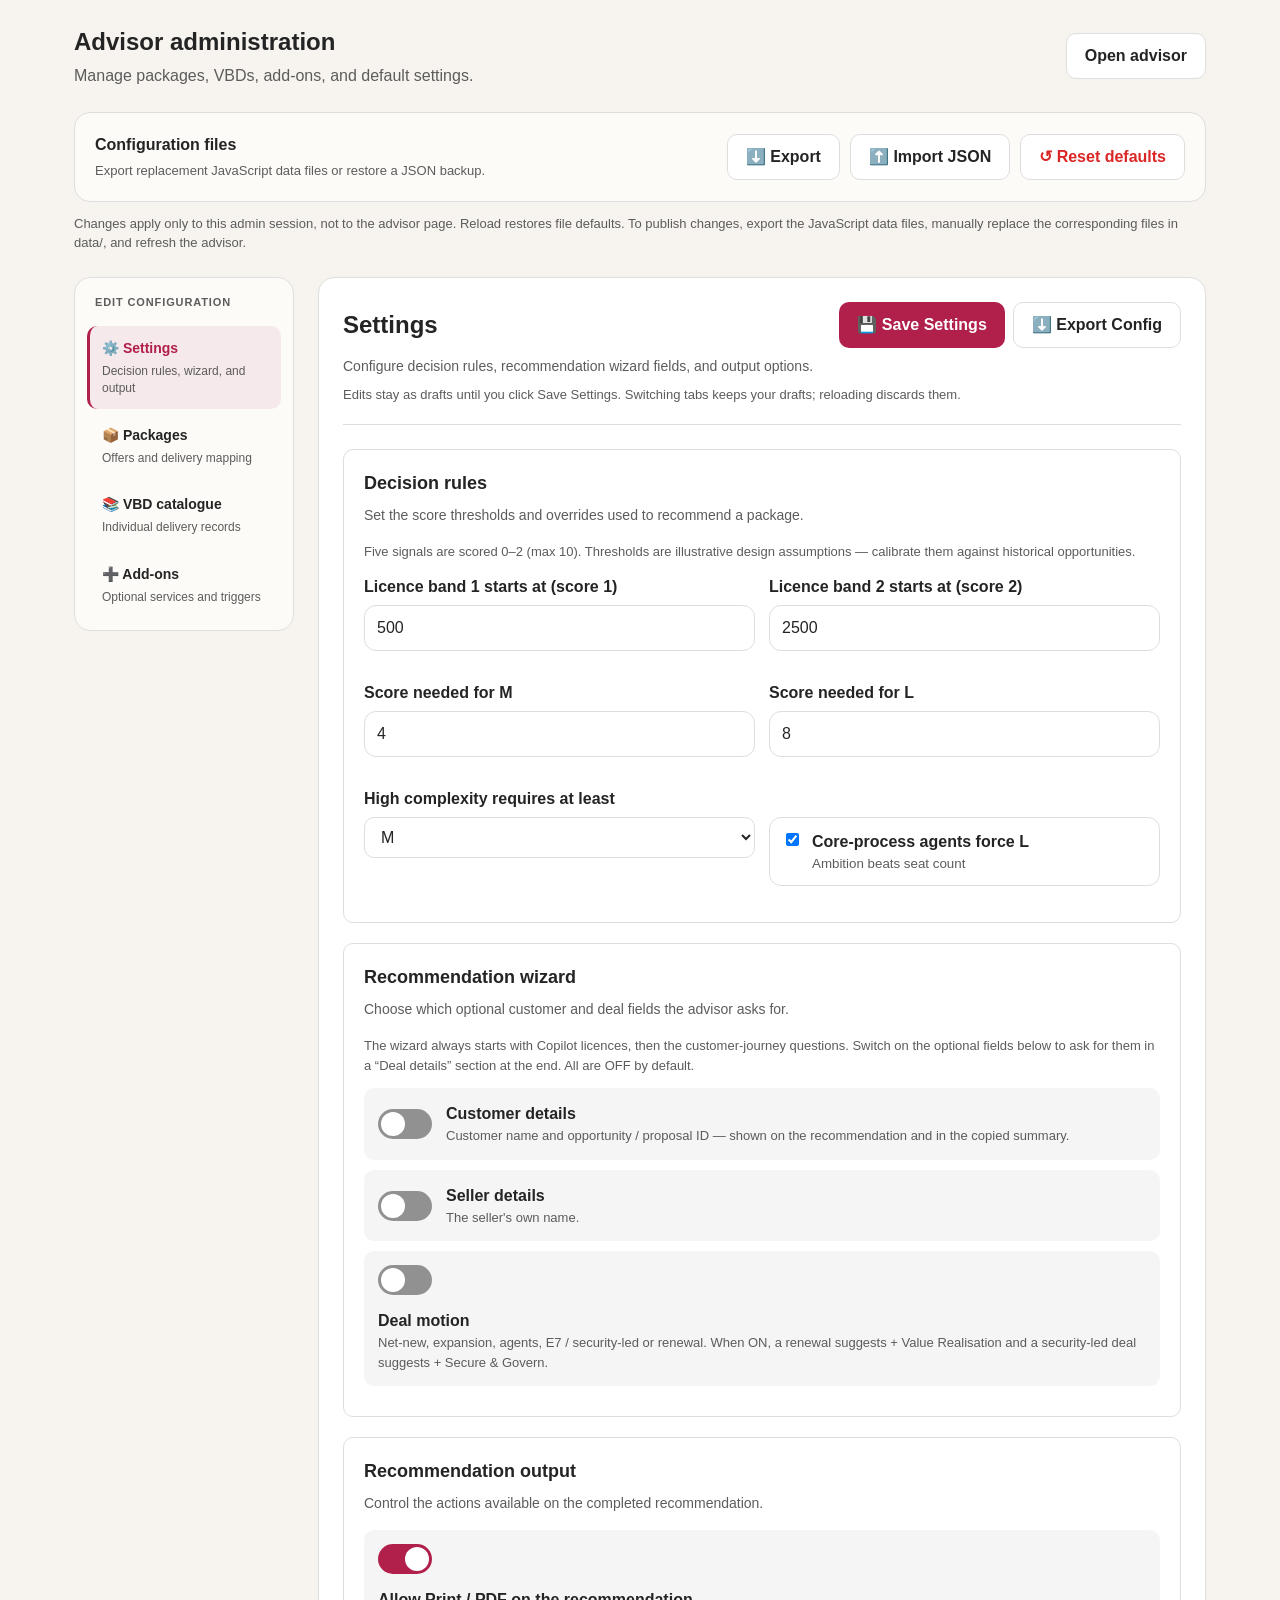
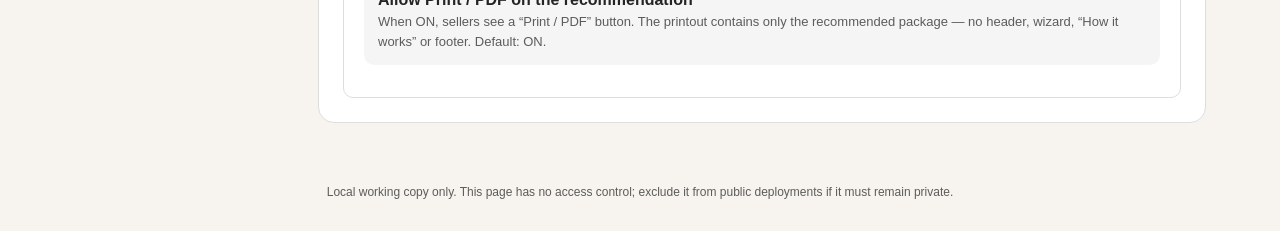
<file: unifiedpackages/admin.html>
<!DOCTYPE html>
<html lang="en" dir="ltr">
<head>
<meta charset="utf-8">
<meta name="viewport" content="width=device-width, initial-scale=1">
<meta name="robots" content="noindex, nofollow">
<title>Advisor Administration</title>
<script>
  (() => {
    const param = new URLSearchParams(window.location.search).get("scoutTheme");
    const theme =
      param || (window.matchMedia("(prefers-color-scheme: dark)").matches ? "dark" : "light");
    document.documentElement.setAttribute("data-theme", theme);
  })();
</script>
<link rel="stylesheet" href="stylesheets/main.css">
<style>
:root {
  color-scheme: light;
  --cp-bg: #f7f4ef;
  --cp-bg-elevated: #fcfbf8;
  --cp-surface: #ffffff;
  --cp-surface-soft: #f5f5f5;
  --cp-border: #dedede;
  --cp-border-strong: #919191;
  --cp-text: #242424;
  --cp-text-muted: #5c5c5c;
  --cp-text-soft: #6f6f6f;
  --cp-accent: #b11f4b;
  --cp-accent-hover: #9a1a41;
  --cp-accent-soft: rgba(177, 31, 75, 0.08);
  --cp-accent-fg: #ffffff;
  --cp-success: #16a34a;
  --cp-danger: #dc2626;
  --cp-warning: #f59e0b;
  --cp-link: #0078d4;
  --cp-shadow: 0 18px 48px rgba(0, 0, 0, 0.12);
  --cp-overlay: rgba(255, 255, 255, 0.8);
  --cp-panel: rgba(255, 255, 255, 0.86);
  --cp-panel-strong: rgba(255, 255, 255, 0.96);
  --cp-sheen: rgba(255, 255, 255, 0.55);
  --cp-highlight: rgba(177, 31, 75, 0.12);
}
html[data-theme="dark"] {
  color-scheme: dark;
  --cp-bg: #3d3b3a;
  --cp-bg-elevated: #343231;
  --cp-surface: #292929;
  --cp-surface-soft: #2e2e2e;
  --cp-border: #474747;
  --cp-border-strong: #5f5f5f;
  --cp-text: #dedede;
  --cp-text-muted: #919191;
  --cp-text-soft: #b0b0b0;
  --cp-accent: #fd8ea1;
  --cp-accent-hover: #fb7b91;
  --cp-accent-soft: rgba(253, 142, 161, 0.14);
  --cp-accent-fg: #1a1a1a;
  --cp-success: #4ade80;
  --cp-danger: #f87171;
  --cp-warning: #fbbf24;
  --cp-link: #4da6ff;
  --cp-shadow: 0 18px 48px rgba(0, 0, 0, 0.32);
  --cp-overlay: rgba(41, 41, 41, 0.88);
  --cp-panel: rgba(41, 41, 41, 0.72);
  --cp-panel-strong: rgba(41, 41, 41, 0.96);
  --cp-sheen: rgba(255, 255, 255, 0.04);
  --cp-highlight: rgba(253, 142, 161, 0.12);
}
</style>
<link rel="stylesheet" href="stylesheets/admin.css">
<script defer src="data/catalogue.js"></script>
<script defer src="data/packages.js"></script>
<script defer src="data/addons.js"></script>
<script defer src="data/config.js"></script>
<script defer src="scripts/state.js"></script>
<script defer src="scripts/shared.js"></script>
<script defer src="scripts/admin.js"></script>
</head>
<body>
<header class="admin-header">
  <div><h1>Advisor administration</h1><p>Manage packages, VBDs, add-ons, and default settings.</p></div>
  <a class="btn" href="index.html">Open advisor</a>
</header>
<main>
  <div class="card" id="startupError" role="alert" hidden></div>
  <section class="admin-actions" aria-labelledby="configurationActions">
    <div><h2 id="configurationActions">Configuration files</h2><p>Export replacement JavaScript data files or restore a JSON backup.</p></div>
    <div class="actions no-margin"><button class="btn" id="btnExport" aria-expanded="false" aria-controls="exportPanel">⬇️ Export</button><button class="btn" id="btnImport">⬆️ Import JSON</button><button class="btn danger" id="btnReset">↺ Reset defaults</button><input type="file" id="fileImport" accept="application/json" hidden></div>
  </section>
  <section class="card export-panel" id="exportPanel" aria-labelledby="exportHeading" hidden>
    <div class="toolbar"><div><h2 id="exportHeading">Export data files</h2><p>Select all files or only the ones you want to replace.</p></div><button class="btn" id="exportSelectAll">Select all</button></div>
    <div class="export-options">
      <label><input type="checkbox" name="dataFile" value="catalogue.js" checked><span><b>catalogue.js</b><small>VBD records, offerings, stages, pillars, and statuses</small></span></label>
      <label><input type="checkbox" name="dataFile" value="packages.js" checked><span><b>packages.js</b><small>Package offers, prices, outcomes, and VBD mappings</small></span></label>
      <label><input type="checkbox" name="dataFile" value="addons.js" checked><span><b>addons.js</b><small>Add-ons, triggers, automatic hints, and new add-on defaults</small></span></label>
      <label><input type="checkbox" name="dataFile" value="config.js" checked><span><b>config.js</b><small>Decision rules, wizard options, samples, tips, and output settings</small></span></label>
    </div>
    <p class="small muted"><b>Apply package and VBD changes and save Settings before exporting.</b> Replace the matching files in your project's data/ folder, keeping their original names, then refresh the advisor. When changing VBD IDs or mappings, export related files together.</p>
    <div class="actions"><button class="btn primary" id="btnDownloadData">Download selected files</button><button class="btn" id="btnExportJson">Download JSON backup</button><span class="small muted" id="exportSelection" role="status">4 files selected</span></div>
    <p class="small muted">Your browser may ask permission for multiple downloads. Individual download links will also appear below. JSON backups are for Import, not direct replacement of data files.</p>
    <div class="export-downloads" id="exportDownloads"></div>
  </section>
  <p class="admin-session-note">Changes apply only to this admin session, not to the advisor page. Reload restores file defaults. To publish changes, export the JavaScript data files, manually replace the corresponding files in data/, and refresh the advisor.</p>
  <div class="admin-workspace">
    <nav class="admin-sections" aria-label="Configuration sections">
      <h2>Edit configuration</h2>
      <button type="button" class="active" data-pane="paneSettings" aria-controls="paneSettings" aria-current="true"><span class="section-title">⚙️ Settings</span><span class="section-hint">Decision rules, wizard, and output</span></button>
      <button type="button" data-pane="paneP" aria-controls="paneP"><span class="section-title">📦 Packages</span><span class="section-hint">Offers and delivery mapping</span></button>
      <button type="button" data-pane="paneV" aria-controls="paneV"><span class="section-title">📚 VBD catalogue</span><span class="section-hint">Individual delivery records</span></button>
      <button type="button" data-pane="paneA" aria-controls="paneA"><span class="section-title">➕ Add-ons</span><span class="section-hint">Optional services and triggers</span></button>
    </nav>
    <section class="card admin-editor" id="adminSettings" aria-label="Configuration editor">

    <div class="setpane" id="paneP" role="region" aria-labelledby="packagesHeading" hidden>
      <header class="panel-heading">
        <div class="package-heading"><h2 id="packagesHeading">Packages</h2><div class="section-actions"><button type="button" class="btn primary" id="btnSavePkg">💾 Apply Package</button><button type="button" class="btn" data-export-section="packages" title="Export package data files">⬇️ Export Config</button></div></div>
        <p>Define each package's offer, customer outcomes, commercials, and delivery mapping.</p>
        <p class="package-draft-note">Text and number edits stay with each package tab until you apply that package. Reload discards unapplied edits.</p>
        <div class="export-downloads" id="packagesDownloads"></div>
      </header>
      <div class="package-tabs" id="pkgTabs" role="group" aria-label="Package to edit"></div>
      <form id="pkgForm" autocomplete="off">
        <fieldset class="admin-fieldset"><legend>Package identity</legend>
        <div class="row3">
          <div class="field"><label class="lbl">Package title</label><input type="text" name="name"></div>
          <div class="field"><label class="lbl">Icon (emoji)</label><input type="text" name="icon"></div>
          <div class="field"><label class="lbl">Colour</label><input type="text" name="color" placeholder="#2563EB"></div>
        </div>
        <div class="row2">
          <div class="field"><label class="lbl">Seller shorthand</label><input type="text" name="tagline"></div>
          <div class="field"><label class="lbl">Promise</label><input type="text" name="promise"></div>
        </div>
        </fieldset>
        <fieldset class="admin-fieldset"><legend>Customer fit and outcomes</legend>
        <div class="row2">
          <div class="field"><label class="lbl">Suitable when <span class="help">(one per line)</span></label><textarea name="suitable"></textarea></div>
          <div class="field"><label class="lbl">Customer outcome <span class="help">(one per line)</span></label><textarea name="outcomes"></textarea></div>
        </div>
        </fieldset>
        <fieldset class="admin-fieldset"><legend>Delivery and commercials</legend>
        <div class="row2">
          <div class="field"><label class="lbl">Scope of services <span class="help">(one per line)</span></label><textarea name="scope"></textarea></div>
          <div class="field"><label class="lbl">Customer commitment needed <span class="help">(one per line)</span></label><textarea name="commitment"></textarea></div>
        </div>
        <div class="row3">
          <div class="field"><label class="lbl">EDE hours – min</label><input type="number" name="hoursMin" min="0"></div>
          <div class="field"><label class="lbl">EDE hours – max</label><input type="number" name="hoursMax" min="0"></div>
          <div class="field"><label class="lbl">Indicative price</label><input type="text" name="price"></div>
        </div>
        <div class="row3">
          <div class="field"><label class="lbl">Typical duration</label><input type="text" name="duration"></div>
          <div class="field"><label class="lbl">Delivery vehicle (DE / EDE)</label><input type="text" name="vehicle"></div>
          <div class="field"><label class="lbl">Typical deal signals</label><input type="text" name="signals"></div>
        </div>
        </fieldset>
        <fieldset class="admin-fieldset"><legend>VBD mapping</legend>
        <div class="field"><div class="toolbar"><span class="lbl no-margin">VBDs added at this level</span><input class="picker-search" type="text" id="pickSearch" placeholder="Filter VBDs…" aria-label="Filter VBDs"></div>
          <div class="picker-selection"><label class="inline"><input type="checkbox" id="pickSelectAll" aria-describedby="pickSelectionHelp"><span id="pickSelectAllLabel">Select all VBDs</span></label><span id="pickCount" role="status" aria-live="polite" aria-atomic="true"></span></div>
          <div class="help" id="pickSelectionHelp">Select all / deselect all affects the entire catalogue, including filtered-out VBDs.</div>
          <div class="picker" id="vbdPicker"></div><div class="help">Selections apply instantly for this session. Higher packages automatically include the VBDs of lower ones.</div></div>
        </fieldset>
      </form>
    </div>

    <div class="setpane" id="paneV" role="region" aria-labelledby="vbdsHeading" hidden>
      <header class="panel-heading">
        <div class="vbd-heading"><h2 id="vbdsHeading">VBD catalogue</h2><div class="section-actions"><button type="button" class="btn primary" id="btnApplyVbds">💾 Apply Changes</button><button type="button" class="btn" data-export-section="vbds" title="Export catalogue data and any required mapping files">⬇️ Export Config</button></div></div>
        <p>Manage the individual delivery records referenced by packages and add-ons.</p>
        <p class="vbd-draft-note">Edits stay as drafts until Apply Changes, which also updates affected package and add-on mappings. Switching tabs keeps drafts; reloading discards them. Export includes related mapping files when needed.</p>
        <div class="export-downloads" id="vbdsDownloads"></div>
      </header>
      <div class="toolbar"><input class="admin-search" type="text" id="admSearch" placeholder="Search VBDs…" aria-label="Search VBDs"><button class="btn primary" id="btnAddVbd">＋ Add VBD</button></div>
      <div class="tablewrap"><table><thead><tr><th>ID</th><th>Name</th><th>Offering</th><th>Journey stage</th><th>Status</th><th></th></tr></thead><tbody id="admBody"></tbody></table></div>
    </div>

    <div class="setpane" id="paneA" role="region" aria-labelledby="addonsHeading" hidden>
      <header class="panel-heading"><h2 id="addonsHeading">Add-ons</h2><p>Define optional services, their seller questions, and automatic suggestion rules.</p></header>
      <div class="master">
        <label class="switch big"><input type="checkbox" id="addonsMaster" aria-label="Offer add-ons"><i></i></label>
        <div><b>Offer trigger-based add-ons</b><div class="small muted">When OFF, add-ons are hidden everywhere: on the Packages page, in the wizard's step 3 and in recommendations.</div></div>
        <button class="btn primary push-end" id="btnAddAddon">＋ Add add-on</button>
      </div>
      <p class="small muted">Switch each add-on ON or OFF for this session. OFF add-ons stay listed here but are not shown on the Packages page, not asked in the wizard and never recommended.</p>
      <div id="addonAdmin"></div>
    </div>

    <div class="setpane" id="paneSettings" role="region" aria-labelledby="settingsHeading">
      <header class="panel-heading">
        <div class="settings-heading"><h2 id="settingsHeading">Settings</h2><div class="section-actions"><button type="button" class="btn primary" id="btnSaveSettings">💾 Save Settings</button><button type="button" class="btn" data-export-section="settings" title="Export config.js">⬇️ Export Config</button></div></div>
        <p>Configure decision rules, recommendation wizard fields, and output options.</p>
        <p class="settings-draft-note">Edits stay as drafts until you click Save Settings. Switching tabs keeps your drafts; reloading discards them.</p>
        <div class="export-downloads" id="settingsDownloads"></div>
      </header>
      <section class="settings-section" id="paneR" aria-labelledby="rulesHeading">
      <header class="settings-section-heading"><h3 id="rulesHeading">Decision rules</h3><p>Set the score thresholds and overrides used to recommend a package.</p></header>
      <p class="small muted mt-0">Five signals are scored 0–2 (max 10). Thresholds are illustrative design assumptions — calibrate them against historical opportunities.</p>
      <div class="row2">
        <div class="field"><label class="lbl" for="rBand1">Licence band 1 starts at (score 1)</label><input type="number" id="rBand1" min="0"></div>
        <div class="field"><label class="lbl" for="rBand2">Licence band 2 starts at (score 2)</label><input type="number" id="rBand2" min="0"></div>
        <div class="field"><label class="lbl" for="rThrM">Score needed for M</label><input type="number" id="rThrM" min="0" max="10"></div>
        <div class="field"><label class="lbl" for="rThrL">Score needed for L</label><input type="number" id="rThrL" min="0" max="10"></div>
        <div class="field"><label class="lbl" for="rHigh">High complexity requires at least</label><select id="rHigh"></select></div>
        <div class="field"><label class="lbl">&nbsp;</label><label class="checks display-block"><label><input type="checkbox" id="rCore"><span><b>Core-process agents force L</b><small>Ambition beats seat count</small></span></label></label></div>
      </div>
      </section>

      <section class="settings-section" id="paneW" aria-labelledby="wizardHeading">
      <header class="settings-section-heading"><h3 id="wizardHeading">Recommendation wizard</h3><p>Choose which optional customer and deal fields the advisor asks for.</p></header>
      <p class="small muted mt-0">The wizard always starts with Copilot licences, then the customer-journey questions. Switch on the optional fields below to ask for them in a “Deal details” section at the end. All are OFF by default.</p>
      <div class="master"><label class="switch big"><input type="checkbox" data-wiz="showCustomer" aria-label="Customer details"><i></i></label>
        <div><b>Customer details</b><div class="small muted">Customer name and opportunity / proposal ID — shown on the recommendation and in the copied summary.</div></div></div>
      <div class="master"><label class="switch big"><input type="checkbox" data-wiz="showSeller" aria-label="Seller name"><i></i></label>
        <div><b>Seller details</b><div class="small muted">The seller's own name.</div></div></div>
      <div class="master"><label class="switch big"><input type="checkbox" data-wiz="showMotion" aria-label="Deal motion"><i></i></label>
        <div><b>Deal motion</b><div class="small muted">Net-new, expansion, agents, E7 / security-led or renewal. When ON, a renewal suggests + Value Realisation and a security-led deal suggests + Secure &amp; Govern.</div></div></div>
      </section>

      <section class="settings-section" id="paneO" aria-labelledby="outputHeading">
      <header class="settings-section-heading"><h3 id="outputHeading">Recommendation output</h3><p>Control the actions available on the completed recommendation.</p></header>
      <div class="master">
        <label class="switch big"><input type="checkbox" id="printToggle" aria-label="Allow Print / PDF"><i></i></label>
        <div><b>Allow Print / PDF on the recommendation</b><div class="small muted">When ON, sellers see a “Print / PDF” button. The printout contains only the recommended package — no header, wizard, “How it works” or footer. Default: ON.</div></div>
      </div>
      </section>
    </div>
    </section>
  </div>
</main>
<div class="modal" id="vbdModal" hidden><div class="card" role="dialog" aria-modal="true" aria-labelledby="vbdModalTitle">
  <h3 id="vbdModalTitle">Add VBD</h3>
  <form id="vbdForm" autocomplete="off">
    <div class="row2"><div class="field"><label class="lbl">ESXP ID</label><input type="text" name="id" placeholder="e.g. 17072"></div>
      <div class="field"><label class="lbl">Status</label><select name="status"></select></div></div>
    <div class="field"><label class="lbl">Name</label><input type="text" name="name"></div>
    <div class="row3"><div class="field"><label class="lbl">Unified offering</label><select name="tag"></select></div>
      <div class="field"><label class="lbl">Journey stage</label><select name="stage"></select></div>
      <div class="field"><label class="lbl">Pillar</label><select name="pillar"></select></div></div>
    <div class="field"><label class="lbl">Link (https)</label><input type="url" name="url" placeholder="Leave blank to auto-build the ESXP link"></div>
    <div class="field"><label class="lbl">Notes</label><input type="text" name="notes" placeholder="Eligibility, duration, prerequisites…"></div>
    <div class="actions"><button type="submit" class="btn primary">💾 Save VBD draft</button><button type="button" class="btn" id="btnCancelVbd">Cancel</button></div>
  </form>
</div></div>
<div id="toast" role="status" aria-live="polite"></div>
<footer>Local working copy only. This page has no access control; exclude it from public deployments if it must remain private.</footer>
</body>
</html>
</file>
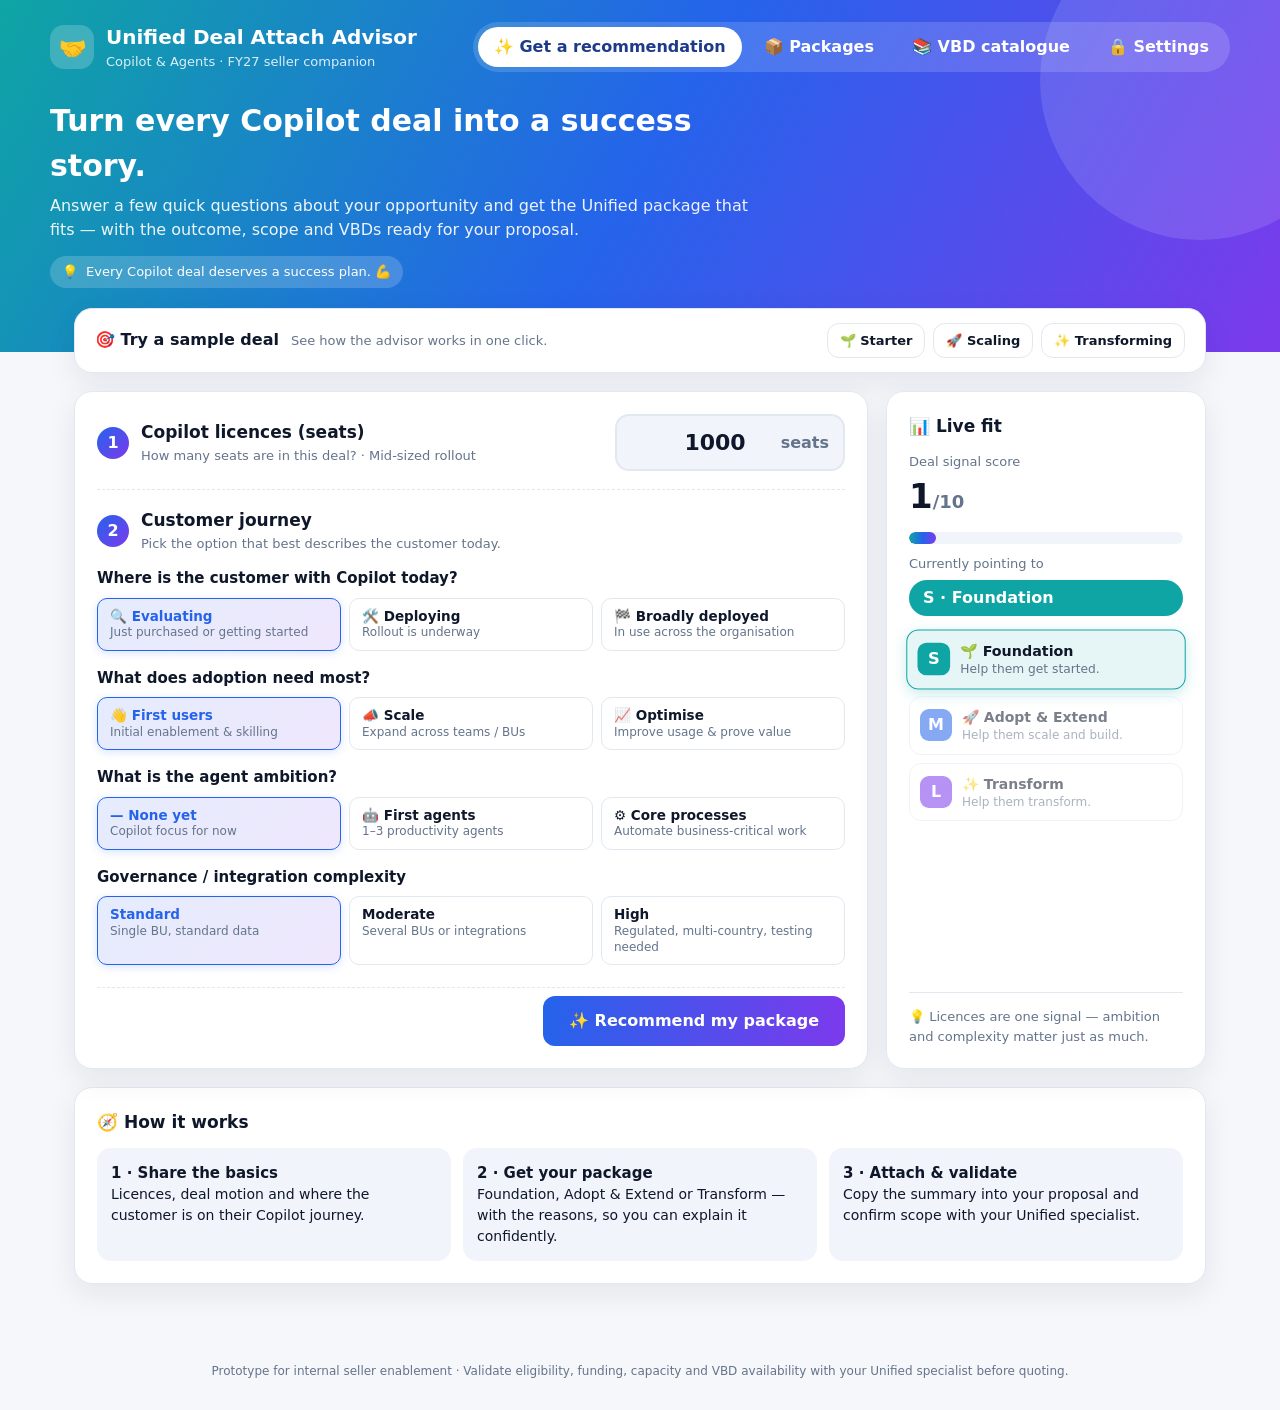
<file: unifiedpackages/index copy.html>
<!DOCTYPE html>
<html lang="en" dir="ltr">
<head>
<meta charset="utf-8">
<meta name="viewport" content="width=device-width, initial-scale=1">
<meta name="color-scheme" content="light dark">
<title>Unified Deal Attach Advisor</title>
<style>
:root{--bg:#F6F7FB;--surface:#FFFFFF;--surface2:#F1F4FA;--ink:#0F172A;--muted:#64748B;--line:#E2E8F0;--brand:#2563EB;--brand2:#7C3AED;--ok:#10B981;--warn:#F59E0B;--shadow:0 10px 30px rgba(15,23,42,.08);--radius:18px}
@media (prefers-color-scheme: dark){:root{--bg:#0B1020;--surface:#121A2E;--surface2:#18223A;--ink:#E7ECF7;--muted:#97A3BA;--line:#25314D;--shadow:0 10px 30px rgba(0,0,0,.35)}}
*{box-sizing:border-box}
body{margin:0;font-family:"Segoe UI",system-ui,-apple-system,Roboto,sans-serif;background:var(--bg);color:var(--ink);line-height:1.5}
.top{background:linear-gradient(120deg,#0EA5A4 0%,#2563EB 50%,#7C3AED 100%);color:#fff;padding-block:22px 64px;padding-inline:24px;position:relative;overflow:hidden}
.top::after{content:"";position:absolute;inset-inline-end:-80px;inset-block-start:-80px;width:320px;height:320px;border-radius:50%;background:rgba(255,255,255,.12)}
.wrap{max-width:1180px;margin-inline:auto}
.brandrow{display:flex;align-items:center;gap:14px;flex-wrap:wrap;justify-content:space-between}
.logo{display:flex;align-items:center;gap:12px}
.logo .mark{width:44px;height:44px;border-radius:14px;background:rgba(255,255,255,.2);display:grid;place-items:center;font-size:22px;backdrop-filter:blur(4px)}
.logo h1{font-size:20px;margin:0}.logo p{margin:0;opacity:.85;font-size:13px}
.nav{display:flex;gap:6px;background:rgba(255,255,255,.15);padding:5px;border-radius:999px;flex-wrap:wrap}
.nav button{border:0;background:transparent;color:#fff;padding-block:8px;padding-inline:16px;border-radius:999px;font:inherit;font-weight:600;cursor:pointer}
.nav button.active{background:#fff;color:#1E3A8A}
.headline{margin-block-start:26px;max-width:720px;position:relative;z-index:1}
.headline h2{font-size:30px;margin:0 0 6px}.headline p{margin:0;opacity:.92}
.tipbar{display:inline-flex;gap:8px;align-items:center;background:rgba(255,255,255,.18);padding-block:6px;padding-inline:12px;border-radius:999px;margin-block-start:14px;font-size:13px}
main{max-width:1180px;margin-inline:auto;margin-block-start:-44px;padding-inline:24px;padding-block-end:60px;position:relative;z-index:2}
.card{background:var(--surface);border:1px solid var(--line);border-radius:var(--radius);box-shadow:var(--shadow);padding:22px;margin-block-end:18px}
.card h3{margin:0 0 12px;font-size:17px;display:flex;align-items:center;gap:8px;flex-wrap:wrap}
.layout{display:grid;grid-template-columns:1fr 320px;gap:18px;align-items:start}
@media (max-width:900px){.layout{grid-template-columns:1fr}}
.stepper{display:flex;gap:8px;list-style:none;padding:0;margin:0 0 18px}
.stepper li{flex:1;padding-block:10px;padding-inline:12px;border-radius:12px;background:var(--surface2);color:var(--muted);font-weight:600;font-size:13px;display:flex;gap:8px;align-items:center}
.stepper li b{width:24px;height:24px;border-radius:50%;display:grid;place-items:center;background:var(--line);color:var(--ink);font-size:12px}
.stepper li.current{background:linear-gradient(90deg,rgba(37,99,235,.14),rgba(124,58,237,.14));color:var(--ink)}
.stepper li.current b{background:var(--brand);color:#fff}.stepper li.done b{background:var(--ok);color:#fff}
.field{margin-block-end:16px}.field label.lbl{display:block;font-weight:600;margin-block-end:6px}.field .help{font-size:12px;color:var(--muted)}
input[type=text],input[type=number],input[type=url],select,textarea{width:100%;padding-block:10px;padding-inline:12px;border:1px solid var(--line);border-radius:12px;background:var(--surface);color:var(--ink);font:inherit}
textarea{min-height:96px;resize:vertical}
input:focus,select:focus,textarea:focus{outline:3px solid rgba(37,99,235,.25);border-color:var(--brand)}
.row2{display:grid;grid-template-columns:1fr 1fr;gap:14px}.row3{display:grid;grid-template-columns:repeat(3,1fr);gap:14px}
@media (max-width:640px){.row2,.row3{grid-template-columns:1fr}}
.opts{display:grid;grid-template-columns:repeat(3,1fr);gap:10px}
@media (max-width:640px){.opts{grid-template-columns:1fr}}
.opt{position:relative}.opt input{position:absolute;opacity:0}
.opt span{display:block;padding:12px;border:2px solid var(--line);border-radius:14px;cursor:pointer;height:100%;transition:.15s}
.opt span b{display:block}.opt span small{color:var(--muted)}
.opt input:checked + span{border-color:var(--brand);background:linear-gradient(135deg,rgba(37,99,235,.08),rgba(124,58,237,.08));box-shadow:0 4px 14px rgba(37,99,235,.15)}
.opt input:focus-visible + span{outline:3px solid rgba(37,99,235,.35)}
.checks{display:grid;grid-template-columns:1fr 1fr;gap:10px}@media (max-width:640px){.checks{grid-template-columns:1fr}}
.checks label{display:flex;gap:10px;align-items:flex-start;padding:12px;border:1px solid var(--line);border-radius:12px;cursor:pointer}
.checks small{display:block;color:var(--muted)}
.wsec{padding-block:18px;border-block-end:1px dashed var(--line)}.wsec:first-child{padding-block-start:0}
.wsec-h{display:flex;gap:12px;align-items:center;margin-block-end:14px}.wsec-h b{font-size:17px}
.wnum{width:32px;height:32px;border-radius:50%;flex:none;display:grid;place-items:center;color:#fff;font-weight:800;background:linear-gradient(135deg,var(--brand),var(--brand2))}
.lic-field input{font-size:22px;font-weight:700;max-width:260px}
#paneW .master{margin-block-end:10px}
.lic-row{margin-block-end:0;flex-wrap:wrap}.lic-text{flex:1;min-width:180px}.lic-text label{cursor:pointer}
.lic-input{display:flex;align-items:center;gap:8px;background:var(--surface2);border:2px solid var(--line);border-radius:14px;padding-block:4px;padding-inline:6px 14px}
.lic-input:focus-within{border-color:var(--brand)}
.lic-input input{border:0;background:transparent;font-size:22px;font-weight:800;width:150px;text-align:end;padding-block:6px}
.lic-input input:focus{outline:none}.lic-input span{color:var(--muted);font-weight:600}
.qrow{display:block;margin-block-end:16px}.qrow:last-child{margin-block-end:4px}
.qlbl{font-weight:600;font-size:15px;margin-block-end:8px}
.qrow .opts{gap:8px}
.qrow .opt span{padding-block:7px;padding-inline:10px;border-width:1.5px;border-radius:10px;font-size:13.5px;line-height:1.3}
.qrow .opt span b{font-weight:600}
.qrow .opt span small{font-size:12px;display:block}
.qrow .opt span{padding-block:9px;padding-inline:12px}
.qrow .opt:hover span{border-color:color-mix(in srgb,var(--brand) 45%,var(--line))}
.qrow .opt input:checked + span{border-color:var(--brand);background:linear-gradient(135deg,rgba(37,99,235,.12),rgba(124,58,237,.12));box-shadow:0 2px 8px rgba(37,99,235,.18)}
.qrow .opt input:checked + span b{color:var(--brand)}
.layout{align-items:stretch}
.side .card{position:static;height:100%;display:flex;flex-direction:column;margin:0}
#wizard > .card{margin:0}
.ladder{display:grid;gap:8px;margin-block-start:14px}
.rung{display:flex;gap:10px;align-items:center;padding:10px;border-radius:12px;border:1.5px solid var(--line);opacity:.55;transition:.25s}
.rung .rk{width:32px;height:32px;border-radius:9px;background:var(--pc);color:#fff;font-weight:800;display:grid;place-items:center;flex:none}
.rung b{display:block;font-size:14px}.rung small{color:var(--muted);font-size:12px;line-height:1.3;display:block}
.rung.on{opacity:1;border-color:var(--pc);background:color-mix(in srgb,var(--pc) 10%,transparent);box-shadow:0 4px 14px color-mix(in srgb,var(--pc) 22%,transparent);transform:scale(1.02)}
.side-foot{margin-block-start:auto;padding-block-start:14px;border-block-start:1px solid var(--line)}
.sample-bar{display:flex;align-items:center;gap:12px;flex-wrap:wrap;padding-block:14px;padding-inline:20px}
.sample-bar .sb-t{font-weight:700}.sample-bar .sb-s{color:var(--muted);font-size:13px;flex:1;min-width:160px}
body.has-result #sampleBar{display:none!important}

.wiz-actions{display:flex;justify-content:space-between;gap:10px;margin-block-start:8px}
.btn{border:1px solid var(--line);background:var(--surface);color:var(--ink);padding-block:10px;padding-inline:18px;border-radius:12px;font:inherit;font-weight:600;cursor:pointer;transition:.15s}
.btn:hover{transform:translateY(-1px);box-shadow:var(--shadow)}.btn:disabled{opacity:.4;cursor:default;transform:none;box-shadow:none}
.btn.primary{background:linear-gradient(90deg,var(--brand),var(--brand2));color:#fff;border:0}
.btn.big{padding-block:13px;padding-inline:26px;font-size:16px}.btn.ghost{background:transparent}.btn.danger{color:#DC2626}
.side .card{position:sticky;inset-block-start:16px}
.meter{height:12px;background:var(--surface2);border-radius:999px;overflow:hidden;margin-block:10px}
.meter i{display:block;height:100%;background:linear-gradient(90deg,#0EA5A4,#2563EB,#7C3AED);border-radius:999px;transition:width .35s}
.livepkg{display:inline-block;color:#fff;padding-block:6px;padding-inline:14px;border-radius:999px;font-weight:700;transition:.3s}
.samples{display:flex;flex-wrap:wrap;gap:8px}.samples button{font-size:13px;padding-block:7px;padding-inline:12px}
.small{font-size:13px}.muted{color:var(--muted)}.nowrap{white-space:nowrap}
.hero-result{background:linear-gradient(135deg,var(--pc),#1E293B);color:#fff;border-radius:22px;padding:26px;box-shadow:var(--shadow);margin-block-end:18px;animation:pop .5s ease}
@keyframes pop{from{transform:scale(.97);opacity:0}to{transform:none;opacity:1}}
.hr-top{display:flex;gap:20px;align-items:center;flex-wrap:wrap}
.badge-xl{width:96px;height:96px;border-radius:26px;background:rgba(255,255,255,.18);display:grid;place-items:center;font-size:48px;font-weight:800;border:2px solid rgba(255,255,255,.35)}
.hero-result h2{margin:2px 0 6px;font-size:30px}.eyebrow{text-transform:uppercase;letter-spacing:.08em;font-size:12px;opacity:.85}
.addon-title{font-size:16px;background:rgba(255,255,255,.18);padding-block:4px;padding-inline:10px;border-radius:999px;vertical-align:middle}
.promise{font-size:17px;font-weight:600;margin:0 0 6px}.cheer{margin:0;opacity:.92}
.score-row{display:flex;gap:10px;flex-wrap:wrap;margin-block-start:18px}
.sc{background:rgba(255,255,255,.14);padding-block:8px;padding-inline:12px;border-radius:12px;font-size:13px;display:flex;gap:10px;align-items:center}
.dots{display:flex;gap:4px}.dots i{width:10px;height:10px;border-radius:50%;background:rgba(255,255,255,.3)}.dots i.on{background:#fff}
.grid2{display:grid;grid-template-columns:1fr 1fr;gap:18px}.grid2 .card{margin:0}
@media (max-width:820px){.grid2{grid-template-columns:1fr}}
.grid2 + .card,.grid2 + section{margin-block-start:18px}
ul.ticks,ul.reasons{list-style:none;padding:0;margin:0}
ul.ticks li{padding-inline-start:26px;position:relative;margin-block-end:6px}
ul.ticks li::before{content:"✓";position:absolute;inset-inline-start:0;color:#fff;background:var(--ok);width:18px;height:18px;border-radius:50%;font-size:11px;display:grid;place-items:center;inset-block-start:3px}
ul.reasons li{padding-block:7px;border-block-end:1px dashed var(--line)}
.hint{background:var(--surface2);padding:10px;border-radius:12px;font-size:13px;margin-block-start:12px}
.pill{font-size:11px;font-weight:700;background:#FEF3C7;color:#92400E;padding-block:2px;padding-inline:8px;border-radius:999px}
.pill.soft{background:#DBEAFE;color:#1E40AF}
.kpis{display:grid;grid-template-columns:repeat(3,1fr);gap:10px;margin-block-end:10px}
.kpis div{background:var(--surface2);border-radius:12px;padding:10px;text-align:center}.kpis b{display:block;font-size:16px}.kpis span{font-size:12px;color:var(--muted)}
.chips{display:flex;flex-wrap:wrap;gap:8px}
.chip{display:inline-flex;gap:6px;align-items:center;padding-block:6px;padding-inline:10px;border-radius:10px;background:var(--surface2);border:1px solid var(--line);color:var(--ink);text-decoration:none;font-size:13px}
a.chip:hover{border-color:var(--brand)}.chip small{color:var(--muted)}
.tag{font-size:10px;font-weight:800;padding-block:2px;padding-inline:6px;border-radius:6px;color:#fff}
.t-A{background:#7C3AED}.t-C{background:#2563EB}.t-CW{background:#DB2777}.t-GO{background:#059669}.t-SG{background:#B45309}.t-AIA{background:#0891B2}.t-PP{background:#9333EA}.t-D365{background:#0F766E}.t-M365{background:#EA580C}.t-FIN{background:#475569}
.st{font-size:10px;font-weight:700;padding-block:2px;padding-inline:6px;border-radius:6px;background:#DCFCE7;color:#166534}
.st-New{background:#DBEAFE;color:#1E40AF}.st-IDpending,.st-Roadmap{background:#FEF3C7;color:#92400E}.st-Retired{background:#FEE2E2;color:#991B1B}
.addons{display:grid;grid-template-columns:1fr 1fr;gap:12px}@media (max-width:820px){.addons{grid-template-columns:1fr}}
.addon{display:flex;gap:12px;padding:14px;border:1px solid var(--line);border-radius:14px;background:var(--surface)}
.addon .ai{font-size:24px}.addon p{margin:2px 0 8px;font-size:13px;color:var(--muted)}
.nextsteps li{margin-block-end:6px}.actions{display:flex;gap:10px;flex-wrap:wrap;margin-block:12px}
.disclaimer{font-size:12px;color:var(--muted);margin:0}
.pkggrid{display:grid;grid-template-columns:repeat(3,1fr);gap:18px}@media (max-width:980px){.pkggrid{grid-template-columns:1fr}}
.pkg{background:var(--surface);border-radius:var(--radius);box-shadow:var(--shadow);border-block-start:6px solid var(--pc);padding:20px;border-inline:1px solid var(--line);border-block-end:1px solid var(--line)}
.pkg header{display:flex;gap:12px;align-items:center;margin-block-end:10px}.pkg h3{margin:0}.pkg em{color:var(--muted);font-size:13px}
.badge-l{width:48px;height:48px;border-radius:14px;background:var(--pc);color:#fff;font-weight:800;font-size:22px;display:grid;place-items:center}
.pkg h4{margin-block:14px 6px;font-size:13px;text-transform:uppercase;letter-spacing:.06em;color:var(--pc)}
.pkg ul{margin:0;padding-inline-start:18px;font-size:14px}.pkg ul.ticks{padding:0}
.pkg details{margin-block-start:12px}.pkg summary{cursor:pointer;font-weight:600;font-size:13px;margin-block-end:8px}
.signals{background:var(--surface2);padding:8px;border-radius:10px;margin-block-start:12px}
table{width:100%;border-collapse:collapse}th,td{text-align:start;padding:10px;border-block-end:1px solid var(--line);vertical-align:top}
th{font-size:12px;text-transform:uppercase;letter-spacing:.05em;color:var(--muted);background:var(--surface2);position:sticky;inset-block-start:0}
.tablewrap{overflow:auto;max-height:620px;border:1px solid var(--line);border-radius:14px}
.filters{display:grid;grid-template-columns:2fr 1fr 1fr 1fr;gap:10px;margin-block-end:12px}@media (max-width:820px){.filters{grid-template-columns:1fr 1fr}}
.mini{display:inline-block;color:#fff;font-weight:800;font-size:11px;width:22px;height:22px;border-radius:6px;text-align:center;line-height:22px;margin-inline-end:4px}
.link{color:var(--brand);font-weight:600;text-decoration:none}
.settabs{display:flex;gap:8px;margin-block-end:16px;flex-wrap:wrap}
.settabs button,.ptab{border:1px solid var(--line);background:var(--surface);color:var(--ink);padding-block:9px;padding-inline:16px;border-radius:999px;font:inherit;font-weight:600;cursor:pointer}
.settabs button.active{background:var(--ink);color:var(--surface)}
.ptab.active{background:var(--pc);color:#fff;border-color:var(--pc)}
#pkgTabs{display:flex;gap:8px;margin-block-end:16px;flex-wrap:wrap}
.picker{max-height:360px;overflow:auto;border:1px solid var(--line);border-radius:12px;padding:8px;display:grid;gap:6px}
.pick{display:flex;gap:8px;align-items:center;padding-block:6px;padding-inline:8px;border-radius:8px;font-size:13px;cursor:pointer}
.pick.on{background:rgba(37,99,235,.08)}
.icon-btn{border:0;background:transparent;cursor:pointer;font-size:16px;padding:4px}
.master{display:flex;gap:14px;align-items:center;flex-wrap:wrap;padding:14px;border-radius:14px;background:var(--surface2);margin-block-end:12px}
.switch{position:relative;display:inline-block;width:44px;height:24px;flex:none}.switch input{opacity:0;width:0;height:0;position:absolute}
.switch i{position:absolute;inset:0;background:#CBD5E1;border-radius:999px;cursor:pointer;transition:.2s}
.switch i::before{content:"";position:absolute;width:18px;height:18px;inset-inline-start:3px;inset-block-start:3px;background:#fff;border-radius:50%;transition:.2s;box-shadow:0 1px 3px rgba(0,0,0,.25)}
.switch input:checked + i{background:linear-gradient(90deg,#10B981,#2563EB)}.switch input:checked + i::before{transform:translateX(20px)}
.switch input:focus-visible + i{outline:3px solid rgba(37,99,235,.35)}
.switch.big{width:54px;height:30px}.switch.big i::before{width:24px;height:24px}.switch.big input:checked + i::before{transform:translateX(24px)}
.addon-card{border:1px solid var(--line);border-radius:14px;padding:14px;margin-block-end:12px;background:var(--surface);transition:.2s}
.addon-card.off{opacity:.6}.addon-card.off .ac-body{display:none}
.ac-head{display:flex;gap:10px;align-items:center}.ac-icon{font-size:20px}.ac-body{margin-block-start:12px}
.inline{display:flex;gap:8px;align-items:center}
#addonAdmin.dim{opacity:.45;pointer-events:none}
.addon-edit{display:grid;grid-template-columns:60px 1fr 2fr 1.3fr;gap:8px;margin-block-end:8px}@media (max-width:820px){.addon-edit{grid-template-columns:1fr}}
.modal{position:fixed;inset:0;background:rgba(15,23,42,.55);display:grid;place-items:center;z-index:50;padding:20px}
.modal[hidden]{display:none}.modal .card{width:min(640px,100%);max-height:90vh;overflow:auto}
.toolbar{display:flex;gap:10px;flex-wrap:wrap;align-items:center;justify-content:space-between;margin-block-end:12px}
#toast{position:fixed;inset-block-end:24px;inset-inline-start:50%;transform:translateX(-50%) translateY(30px);background:var(--ink);color:var(--surface);padding-block:10px;padding-inline:18px;border-radius:999px;opacity:0;transition:.25s;z-index:60;font-weight:600}
#toast.show{opacity:1;transform:translateX(-50%)}
#confetti{position:fixed;inset:0;pointer-events:none;overflow:hidden;z-index:40}
#confetti span{position:absolute;inset-block-start:-12px;width:9px;height:14px;border-radius:2px;animation:fall 2.6s ease-in forwards}
@keyframes fall{to{inset-block-start:105%;opacity:.2;rotate:540deg}}
.howto{display:grid;grid-template-columns:repeat(3,1fr);gap:12px}@media (max-width:820px){.howto{grid-template-columns:1fr}}
.howto div{background:var(--surface2);border-radius:14px;padding:14px;font-size:14px}.howto b{display:block;font-size:15px}
footer{text-align:center;color:var(--muted);font-size:12px;padding-block-end:30px}
.mapping summary{list-style:none;cursor:pointer;display:flex;align-items:center;justify-content:space-between;gap:10px}
.mapping summary::-webkit-details-marker{display:none}.mapping summary h3{margin:0}
.mapping .chev::after{content:" ▾"}.mapping details[open] .chev{font-size:0}.mapping details[open] .chev::after{font-size:13px;content:"Hide ▴"}
.print-only{display:none}
.pw-card{width:min(420px,100%)!important}.pw-icon{width:64px;height:64px;margin:4px auto 10px;border-radius:20px;display:grid;place-items:center;font-size:30px;background:linear-gradient(135deg,var(--brand),var(--brand2))}
.pw-err{color:#DC2626;font-size:13px;font-weight:600;margin-block:-6px 10px}
[hidden]{display:none!important}
body.has-result .headline{display:none}
body.has-result .top{padding-block-end:56px}
.offer{display:grid;grid-template-columns:1.1fr 1fr;gap:18px;margin-block-end:18px}
@media (max-width:820px){.offer{grid-template-columns:1fr}}
.offer-card{position:relative;border-radius:22px;padding:24px;background:var(--surface);border:2px solid var(--pc);box-shadow:0 14px 34px color-mix(in srgb,var(--pc) 22%,transparent);overflow:hidden}
.offer-card::before{content:"";position:absolute;inset:0;background:linear-gradient(135deg,color-mix(in srgb,var(--pc) 12%,transparent),transparent 60%);pointer-events:none}
.offer-card > *{position:relative}
.offer-label{display:inline-block;font-weight:800;font-size:13px;letter-spacing:.06em;text-transform:uppercase;color:#fff;background:var(--pc);padding-block:6px;padding-inline:14px;border-radius:999px;margin-block-end:14px}
.offer-list{list-style:none;margin:0;padding:0;display:grid;gap:10px}
.offer-list li{font-size:17px;font-weight:600;padding-block:12px;padding-inline:44px 14px;border-radius:14px;background:var(--surface2);position:relative}
.offer-list li::before{content:"✓";position:absolute;inset-inline-start:12px;inset-block-start:50%;transform:translateY(-50%);width:22px;height:22px;border-radius:50%;background:var(--pc);color:#fff;font-size:13px;display:grid;place-items:center}
.price-big{font-size:34px;font-weight:800;line-height:1.15;margin-block-end:14px;background:linear-gradient(90deg,var(--pc),#1E293B);-webkit-background-clip:text;background-clip:text;color:transparent}
@media (prefers-color-scheme: dark){.price-big{background:none;color:#fff}}
.offer-kpis{display:grid;grid-template-columns:1fr 1fr;gap:10px;margin-block-end:12px}
.offer-kpis div{background:var(--surface2);border-radius:12px;padding:12px;text-align:center}.offer-kpis b{display:block;font-size:20px}.offer-kpis span{font-size:12px;color:var(--muted)}
@media print{
 body{background:#fff}
 body *{visibility:visible}
 .top,.nav,.side,#wizard,#howItWorks,.view:not(#view-recommend),#confetti,footer,#toast,.modal,.card.next,.actions{display:none!important}
 main{margin:0;padding:0;max-width:none}
 .card,.hero-result{box-shadow:none;break-inside:avoid}
 .hero-result,.offer-card,.offer-label,.offer-list li::before{-webkit-print-color-adjust:exact;print-color-adjust:exact}
 .offer-card{box-shadow:none;break-inside:avoid}
 .price-big{color:#0F172A;background:none}
 .tag,.st,.pill,ul.ticks li::before{-webkit-print-color-adjust:exact;print-color-adjust:exact}
 .mapping .chev{display:none}
 .print-only{display:block}
 #printStamp{font-size:11px;color:#64748B;text-align:center;margin-block-start:10px}
}
@media (prefers-reduced-motion: reduce){*{animation:none!important;transition:none!important}}
</style>
</head>
<body>
<div id="confetti" aria-hidden="true"></div>
<header class="top"><div class="wrap">
  <div class="brandrow">
    <div class="logo"><div class="mark">🤝</div><div><h1>Unified Deal Attach Advisor</h1><p>Copilot &amp; Agents · FY27 seller companion</p></div></div>
    <nav class="nav" aria-label="Main">
      <button data-view="recommend" class="active">✨ Get a recommendation</button>
      <button data-view="packages">📦 Packages</button>
      <button data-view="catalogue">📚 VBD catalogue</button>
      <button data-view="settings">🔒 Settings</button>
    </nav>
  </div>
  <div class="headline"><h2>Turn every Copilot deal into a success story.</h2>
    <p>Answer a few quick questions about your opportunity and get the Unified package that fits — with the outcome, scope and VBDs ready for your proposal.</p>
    <div class="tipbar">💡 <span id="tip"></span></div></div>
</div></header>

<main>
<!-- RECOMMEND -->
<section class="view" id="view-recommend">
  <div class="card sample-bar" id="sampleBar"><span class="sb-t">🎯 Try a sample deal</span><span class="sb-s">See how the advisor works in one click.</span>
    <div class="samples" id="samples"><button class="btn" data-s="s">🌱 Starter</button><button class="btn" data-s="m">🚀 Scaling</button><button class="btn" data-s="l">✨ Transforming</button></div></div>
  <div id="wizard" class="layout">
    <div class="card">
      <form id="dealForm" autocomplete="off">
        <div class="wsec">
          <div class="wsec-h lic-row"><span class="wnum">1</span><div class="lic-text"><label for="licenses"><b>Copilot licences (seats)</b></label><div class="small muted" id="licHint"></div></div>
            <div class="lic-input"><input type="number" id="licenses" min="0" step="50" value="1000"><span>seats</span></div></div>
        </div>
        <div class="wsec">
          <div class="wsec-h"><span class="wnum">2</span><div><b>Customer journey</b><div class="small muted">Pick the option that best describes the customer today.</div></div></div>
          <div class="qrow" role="radiogroup" aria-label="Where is the customer with Copilot today?"><div class="qlbl">Where is the customer with Copilot today?</div><div class="opts">
            <label class="opt"><input type="radio" name="stage" value="0" checked><span><b>🔍 Evaluating</b><small>Just purchased or getting started</small></span></label>
            <label class="opt"><input type="radio" name="stage" value="1"><span><b>🛠️ Deploying</b><small>Rollout is underway</small></span></label>
            <label class="opt"><input type="radio" name="stage" value="2"><span><b>🏁 Broadly deployed</b><small>In use across the organisation</small></span></label></div></div>
          <div class="qrow" role="radiogroup" aria-label="What does adoption need most?"><div class="qlbl">What does adoption need most?</div><div class="opts">
            <label class="opt"><input type="radio" name="adoption" value="0" checked><span><b>👋 First users</b><small>Initial enablement &amp; skilling</small></span></label>
            <label class="opt"><input type="radio" name="adoption" value="1"><span><b>📣 Scale</b><small>Expand across teams / BUs</small></span></label>
            <label class="opt"><input type="radio" name="adoption" value="2"><span><b>📈 Optimise</b><small>Improve usage &amp; prove value</small></span></label></div></div>
          <div class="qrow" role="radiogroup" aria-label="What is the agent ambition?"><div class="qlbl">What is the agent ambition?</div><div class="opts">
            <label class="opt"><input type="radio" name="agents" value="0" checked><span><b>— None yet</b><small>Copilot focus for now</small></span></label>
            <label class="opt"><input type="radio" name="agents" value="1"><span><b>🤖 First agents</b><small>1–3 productivity agents</small></span></label>
            <label class="opt"><input type="radio" name="agents" value="2"><span><b>⚙️ Core processes</b><small>Automate business-critical work</small></span></label></div></div>
          <div class="qrow" role="radiogroup" aria-label="Governance / integration complexity"><div class="qlbl">Governance / integration complexity</div><div class="opts">
            <label class="opt"><input type="radio" name="complexity" value="0" checked><span><b>Standard</b><small>Single BU, standard data</small></span></label>
            <label class="opt"><input type="radio" name="complexity" value="1"><span><b>Moderate</b><small>Several BUs or integrations</small></span></label>
            <label class="opt"><input type="radio" name="complexity" value="2"><span><b>High</b><small>Regulated, multi-country, testing needed</small></span></label></div></div>
        </div>
        <div class="wsec" id="secSignals">
          <div class="wsec-h"><span class="wnum" id="numSignals">3</span><div><b>Special signals</b><div class="small muted" id="trigIntro">Tick anything that applies — we'll suggest the right add-ons. Nothing applies? Skip it.</div></div></div>
          <div class="checks" id="triggers"></div>
          <div class="hint" id="trigEmpty" hidden></div>
        </div>
        <div class="wsec" id="secDetails">
          <div class="wsec-h"><span class="wnum" id="numDetails">4</span><div><b>Deal details</b><div class="small muted">Optional — used to personalise the recommendation and summary.</div></div></div>
          <div class="row2" id="fCustomer">
            <div class="field"><label class="lbl" for="customer">Customer name</label><input type="text" id="customer" placeholder="e.g. Contoso AB"></div>
            <div class="field"><label class="lbl" for="opp">Opportunity / proposal ID</label><input type="text" id="opp" placeholder="e.g. OPP-12345"></div>
          </div>
          <div class="row2">
            <div class="field" id="fSeller"><label class="lbl" for="seller">Your name</label><input type="text" id="seller" placeholder="Account executive"></div>
            <div class="field" id="fMotion"><label class="lbl" for="motion">Deal motion</label>
              <select id="motion"><option value="netnew">Net-new Copilot</option><option value="expansion">Copilot expansion</option><option value="agents">Agents expansion</option><option value="security">E7 / security-led</option><option value="renewal">Renewal &amp; value realisation</option></select></div>
          </div>
        </div>
        <div class="wiz-actions" style="justify-content:flex-end">
          <button type="button" class="btn primary big" id="btnRecommend">✨ Recommend my package</button>
        </div>
      </form>
    </div>
    <aside class="side"><div class="card">
      <h3>📊 Live fit</h3>
      <div class="small muted">Deal signal score</div>
      <div style="font-size:34px;font-weight:800"><span id="liveScore">0</span><span class="muted" style="font-size:18px">/10</span></div>
      <div class="meter"><i id="liveBar" style="width:0%"></i></div>
      <div class="small muted" style="margin-bottom:6px">Currently pointing to</div>
      <span class="livepkg" id="livePkg">S</span>
      <div class="ladder" id="ladder"></div>
      <p class="small muted side-foot" style="margin-bottom:0">💡 Licences are one signal — ambition and complexity matter just as much.</p>
    </div></aside>
  </div>
  <div id="result" hidden></div>
  <div class="print-only" id="printStamp"></div>
  <div class="card" id="howItWorks" style="margin-top:18px"><h3>🧭 How it works</h3><div class="howto">
    <div><b>1 · Share the basics</b>Licences, deal motion and where the customer is on their Copilot journey.</div>
    <div><b>2 · Get your package</b>Foundation, Adopt &amp; Extend or Transform — with the reasons, so you can explain it confidently.</div>
    <div><b>3 · Attach &amp; validate</b>Copy the summary into your proposal and confirm scope with your Unified specialist.</div></div></div>
</section>

<!-- PACKAGES -->
<section class="view" id="view-packages" hidden>
  <div class="card"><h3>📦 Three packages, one simple story</h3><p class="muted" style="margin:0">Packages are cumulative: Adopt &amp; Extend builds on Foundation, Transform builds on Adopt &amp; Extend. Sizes reflect customer ambition — not customer size.</p></div>
  <div class="pkggrid" id="pkgGrid"></div>
  <div class="card" id="addonSection" style="margin-top:18px"><h3>➕ Optional trigger-based add-ons</h3><div class="addons" id="addonGrid"></div></div>
  <div style="text-align:center"><button class="btn primary big" data-goto="recommend">✨ Find the right package for my deal</button></div>
</section>

<!-- CATALOGUE -->
<section class="view" id="view-catalogue" hidden>
  <div class="card"><div class="toolbar"><h3 style="margin:0">📚 Available VBDs</h3><span class="small muted" id="catCount"></span></div>
    <div class="filters">
      <input type="text" id="catSearch" placeholder="Search by name or ID…" aria-label="Search VBDs">
      <select id="catTag" aria-label="Unified offering"><option value="">All offerings</option><option value="A">A · EDE – Agents</option><option value="C">C · EDE/DE – Copilot and Agents</option><option value="CW">CW · Copilot Cowork</option><option value="GO">GO · Catalyst / Copilot GO</option><option value="SG">SG · Secured &amp; Governed Agentic AI</option><option value="AIA">AIA · AI Apps and Agents</option><option value="PP">PP · Power Platform and Agentic Apps</option><option value="D365">D365 · Dynamics 365 / DSP START</option><option value="M365">M365 · Microsoft 365 Foundations</option><option value="FIN">FIN · FinOps for AI</option></select>
      <select id="catStage" aria-label="Journey stage"><option value="">All journey stages</option><option>Inspire &amp; Design</option><option>Empower &amp; Achieve</option><option>Secure &amp; Govern</option><option>Scale &amp; Optimize</option></select>
      <select id="catStatus" aria-label="Status"><option value="">All statuses</option><option>Active</option><option>New</option><option>ID pending</option><option>Roadmap</option><option>Retired</option></select>
    </div>
    <div class="tablewrap"><table><thead><tr><th>VBD</th><th>ESXP ID</th><th>Unified offering</th><th>Journey / pillar</th><th>Status</th><th>In package</th><th></th></tr></thead><tbody id="catBody"></tbody></table></div>
    <p class="small muted">Source: FY27 Copilot &amp; Agents VBDs — complete list at a glance (DE / EDE), checked 5 Oct 2026, covering all four AI Business Solutions conversations. Cowork package mapping and pending IDs need validation before quoting.</p>
  </div>
</section>

<!-- SETTINGS -->
<section class="view" id="view-settings" hidden>
  <div class="card"><div class="toolbar"><div><h3 style="margin:0">⚙️ Settings</h3><span class="small muted">Changes are saved automatically in this browser. Export to share with your team.</span></div>
    <div class="actions" style="margin:0"><button class="btn" id="btnExport">⬇️ Export</button><button class="btn" id="btnImport">⬆️ Import</button><button class="btn" id="btnLock">🔒 Lock</button><button class="btn danger" id="btnReset">↺ Reset defaults</button><input type="file" id="fileImport" accept="application/json" hidden></div></div>
    <div class="settabs"><button class="active" data-pane="paneP">📦 Packages</button><button data-pane="paneV">📚 VBD list</button><button data-pane="paneA">➕ Add-ons</button><button data-pane="paneR">🎚️ Decision rules</button><button data-pane="paneW">🧭 Wizard</button><button data-pane="paneO">🧾 Output</button></div>

    <div class="setpane" id="paneP">
      <div id="pkgTabs"></div>
      <form id="pkgForm" autocomplete="off">
        <div class="row3">
          <div class="field"><label class="lbl">Package title</label><input type="text" name="name"></div>
          <div class="field"><label class="lbl">Icon (emoji)</label><input type="text" name="icon"></div>
          <div class="field"><label class="lbl">Colour</label><input type="text" name="color" placeholder="#2563EB"></div>
        </div>
        <div class="row2">
          <div class="field"><label class="lbl">Seller shorthand</label><input type="text" name="tagline"></div>
          <div class="field"><label class="lbl">Promise</label><input type="text" name="promise"></div>
        </div>
        <div class="row2">
          <div class="field"><label class="lbl">Suitable when <span class="help">(one per line)</span></label><textarea name="suitable"></textarea></div>
          <div class="field"><label class="lbl">Customer outcome <span class="help">(one per line)</span></label><textarea name="outcomes"></textarea></div>
        </div>
        <div class="row2">
          <div class="field"><label class="lbl">Scope of services <span class="help">(one per line)</span></label><textarea name="scope"></textarea></div>
          <div class="field"><label class="lbl">Customer commitment needed <span class="help">(one per line)</span></label><textarea name="commitment"></textarea></div>
        </div>
        <div class="row3">
          <div class="field"><label class="lbl">EDE hours – min</label><input type="number" name="hoursMin" min="0"></div>
          <div class="field"><label class="lbl">EDE hours – max</label><input type="number" name="hoursMax" min="0"></div>
          <div class="field"><label class="lbl">Indicative price</label><input type="text" name="price"></div>
        </div>
        <div class="row3">
          <div class="field"><label class="lbl">Typical duration</label><input type="text" name="duration"></div>
          <div class="field"><label class="lbl">Delivery vehicle (DE / EDE)</label><input type="text" name="vehicle"></div>
          <div class="field"><label class="lbl">Typical deal signals</label><input type="text" name="signals"></div>
        </div>
        <div class="field"><div class="toolbar"><label class="lbl" style="margin:0">VBDs added at this level <span class="help" id="pickCount"></span></label><input type="text" id="pickSearch" placeholder="Filter VBDs…" style="max-width:260px" aria-label="Filter VBDs"></div>
          <div class="picker" id="vbdPicker"></div><div class="help">Selections save instantly. Higher packages automatically include the VBDs of lower ones.</div></div>
        <button type="button" class="btn primary" id="btnSavePkg">💾 Save package</button>
      </form>
    </div>

    <div class="setpane" id="paneV" hidden>
      <div class="toolbar"><input type="text" id="admSearch" placeholder="Search VBDs…" style="max-width:320px" aria-label="Search VBDs"><button class="btn primary" id="btnAddVbd">＋ Add VBD</button></div>
      <div class="tablewrap"><table><thead><tr><th>ID</th><th>Name</th><th>Offering</th><th>Journey stage</th><th>Status</th><th></th></tr></thead><tbody id="admBody"></tbody></table></div>
    </div>

    <div class="setpane" id="paneA" hidden>
      <div class="master">
        <label class="switch big"><input type="checkbox" id="addonsMaster" aria-label="Offer add-ons"><i></i></label>
        <div><b>Offer trigger-based add-ons</b><div class="small muted">When OFF, add-ons are hidden everywhere: on the Packages page, in the wizard's step 3 and in recommendations.</div></div>
        <button class="btn primary" id="btnAddAddon" style="margin-inline-start:auto">＋ Add add-on</button>
      </div>
      <p class="small muted">Switch each add-on ON or OFF. OFF add-ons stay saved here but are not shown on the Packages page, not asked in the wizard and never recommended.</p>
      <div id="addonAdmin"></div>
    </div>

    <div class="setpane" id="paneW" hidden>
      <p class="small muted" style="margin-top:0">The wizard always starts with Copilot licences, then the customer-journey questions. Switch on the optional fields below to ask for them in a “Deal details” section at the end. All are OFF by default.</p>
      <div class="master"><label class="switch big"><input type="checkbox" data-wiz="showCustomer" aria-label="Customer details"><i></i></label>
        <div><b>Customer details</b><div class="small muted">Customer name and opportunity / proposal ID — shown on the recommendation and in the copied summary.</div></div></div>
      <div class="master"><label class="switch big"><input type="checkbox" data-wiz="showSeller" aria-label="Seller name"><i></i></label>
        <div><b>Seller details</b><div class="small muted">The seller's own name.</div></div></div>
      <div class="master"><label class="switch big"><input type="checkbox" data-wiz="showMotion" aria-label="Deal motion"><i></i></label>
        <div><b>Deal motion</b><div class="small muted">Net-new, expansion, agents, E7 / security-led or renewal. When ON, a renewal suggests + Value Realisation and a security-led deal suggests + Secure &amp; Govern.</div></div></div>
    </div>

    <div class="setpane" id="paneO" hidden>
      <div class="master">
        <label class="switch big"><input type="checkbox" id="printToggle" aria-label="Allow Print / PDF"><i></i></label>
        <div><b>Allow Print / PDF on the recommendation</b><div class="small muted">When ON, sellers see a “Print / PDF” button. The printout contains only the recommended package — no header, wizard, “How it works” or footer. Default: ON.</div></div>
      </div>
    </div>

    <div class="setpane" id="paneR" hidden>
      <p class="small muted" style="margin-top:0">Five signals are scored 0–2 (max 10). Thresholds are illustrative design assumptions — calibrate them against historical opportunities.</p>
      <div class="row2">
        <div class="field"><label class="lbl" for="rBand1">Licence band 1 starts at (score 1)</label><input type="number" id="rBand1" min="0"></div>
        <div class="field"><label class="lbl" for="rBand2">Licence band 2 starts at (score 2)</label><input type="number" id="rBand2" min="0"></div>
        <div class="field"><label class="lbl" for="rThrM">Score needed for M</label><input type="number" id="rThrM" min="0" max="10"></div>
        <div class="field"><label class="lbl" for="rThrL">Score needed for L</label><input type="number" id="rThrL" min="0" max="10"></div>
        <div class="field"><label class="lbl" for="rHigh">High complexity requires at least</label><select id="rHigh"><option value="S">S</option><option value="M">M</option><option value="L">L</option></select></div>
        <div class="field"><label class="lbl">&nbsp;</label><label class="checks" style="display:block"><label><input type="checkbox" id="rCore"><span><b>Core-process agents force L</b><small>Ambition beats seat count</small></span></label></label></div>
      </div>
      <button type="button" class="btn primary" id="btnSaveRules">💾 Save rules</button>
    </div>
  </div>
</section>
</main>

<div class="modal" id="pwModal" hidden><div class="card pw-card" role="dialog" aria-modal="true" aria-labelledby="pwTitle">
  <div class="pw-icon">🔒</div>
  <h3 id="pwTitle" style="justify-content:center">Settings are protected</h3>
  <p class="small muted" style="text-align:center;margin-top:0">Enter the admin password to configure packages, VBDs and rules.</p>
  <form id="pwForm" autocomplete="off">
    <div class="field"><label class="lbl" for="pwInput">Password</label><input type="password" id="pwInput" autocomplete="off"></div>
    <div class="pw-err" id="pwError" hidden>That password isn't right — please try again.</div>
    <div class="actions" style="justify-content:center"><button type="submit" class="btn primary">🔓 Unlock settings</button><button type="button" class="btn" id="pwCancel">Cancel</button></div>
  </form>
</div></div>
<div class="modal" id="vbdModal" hidden><div class="card" role="dialog" aria-modal="true" aria-labelledby="vbdModalTitle">
  <h3 id="vbdModalTitle">Add VBD</h3>
  <form id="vbdForm" autocomplete="off">
    <div class="row2"><div class="field"><label class="lbl">ESXP ID</label><input type="text" name="id" placeholder="e.g. 17072"></div>
      <div class="field"><label class="lbl">Status</label><select name="status"><option>Active</option><option>New</option><option>ID pending</option><option>Roadmap</option><option>Retired</option></select></div></div>
    <div class="field"><label class="lbl">Name</label><input type="text" name="name"></div>
    <div class="row3"><div class="field"><label class="lbl">Unified offering</label><select name="tag"><option value="A">A · EDE – Agents</option><option value="C">C · Copilot and Agents</option><option value="CW">CW · Cowork</option><option value="GO">GO · Catalyst</option><option value="SG">SG · Secured &amp; Governed</option><option value="AIA">AIA · AI Apps and Agents</option><option value="PP">PP · Power Platform and Agentic Apps</option><option value="D365">D365 · Dynamics 365 / DSP START</option><option value="M365">M365 · Microsoft 365 Foundations</option><option value="FIN">FIN · FinOps for AI</option></select></div>
      <div class="field"><label class="lbl">Journey stage</label><select name="stage"><option>Inspire &amp; Design</option><option>Empower &amp; Achieve</option><option>Secure &amp; Govern</option><option>Scale &amp; Optimize</option></select></div>
      <div class="field"><label class="lbl">Pillar</label><select name="pillar"><option>Business Value</option><option>Enablement &amp; Deployment</option><option>Skilling &amp; Adoption</option><option>Infrastructure &amp; Governance</option></select></div></div>
    <div class="field"><label class="lbl">Link (https)</label><input type="url" name="url" placeholder="Leave blank to auto-build the ESXP link"></div>
    <div class="field"><label class="lbl">Notes</label><input type="text" name="notes" placeholder="Eligibility, duration, prerequisites…"></div>
    <div class="actions"><button type="submit" class="btn primary">💾 Save VBD</button><button type="button" class="btn" id="btnCancelVbd">Cancel</button></div>
  </form>
</div></div>
<div id="toast" role="status" aria-live="polite"></div>
<footer>Prototype for internal seller enablement · Validate eligibility, funding, capacity and VBD availability with your Unified specialist before quoting.</footer>
<script>
const DEFAULT_VBDS = [
 // id, name, tag, stage, pillar, status
 ["17072","Microsoft 365 Copilot Business Value Workshop","C","Inspire & Design","Business Value","Active"],
 ["18273","Business Scenario Alignment with Microsoft Agent Factory","A","Inspire & Design","Business Value","Active"],
 ["AITW","AI Transformation Workshop","C","Inspire & Design","Business Value","ID pending"],
 ["18673","Copilot Cowork Immersion Workshop","CW","Inspire & Design","Business Value","New"],
 ["17957","Microsoft 365 Copilot Business Value Activation","C","Empower & Achieve","Business Value","New"],
 ["16489","CGO: Microsoft 365 Copilot Guided Outcomes (Copilot GO)","GO","Empower & Achieve","Business Value","New"],
 ["17924","User Experience Research & Feedback","A","Scale & Optimize","Business Value","Active"],
 ["18677","Copilot Cowork Optimization","CW","Scale & Optimize","Business Value","New"],
 ["18276","AI Architecture Design and Solutioning with Microsoft Agent Factory","A","Inspire & Design","Enablement & Deployment","Active"],
 ["17739","AI Agents Pilot – Workforce Productivity","A","Inspire & Design","Enablement & Deployment","Active"],
 ["17743","AI Agents Pilot – Business Process Automation","A","Inspire & Design","Enablement & Deployment","Active"],
 ["16630","User Experience Assessment","A","Inspire & Design","Enablement & Deployment","Active"],
 ["17046","Microsoft 365 Copilot Enablement Workshop","C","Empower & Achieve","Enablement & Deployment","Active"],
 ["17052","Microsoft 365 Copilot Enablement Activation","C","Empower & Achieve","Enablement & Deployment","Active"],
 ["18017","AI Agents Activation – Workforce Productivity","A","Empower & Achieve","Enablement & Deployment","Active"],
 ["17995","AI Agents Activation – Business Process Automation","A","Empower & Achieve","Enablement & Deployment","Active"],
 ["18179","AI Agents Activation – Sales & Service","A","Empower & Achieve","Enablement & Deployment","Active"],
 ["17969","Copilot Chat Activation","C","Empower & Achieve","Enablement & Deployment","Active"],
 ["18681","Copilot Cowork Activation","CW","Empower & Achieve","Enablement & Deployment","New"],
 ["16163","Microsoft 365 Foundations – Data Readiness for Microsoft 365 Copilot","C","Empower & Achieve","Enablement & Deployment","Active"],
 ["17452","AI Agents Testing & Evals","A","Secure & Govern","Enablement & Deployment","Active"],
 ["14379","Microsoft 365 Copilot Optimization","C","Scale & Optimize","Enablement & Deployment","Active"],
 ["18015","AI Agents Optimization","A","Scale & Optimize","Enablement & Deployment","Active"],
 ["18182","Copilot Chat Optimization","C","Scale & Optimize","Enablement & Deployment","Active"],
 ["17733","AI Agents Hackathon","A","Inspire & Design","Skilling & Adoption","Active"],
 ["17736","AI Agents Immersion Workshop (4-hour variant 17737)","A","Inspire & Design","Skilling & Adoption","Active"],
 ["17963","Microsoft 365 Copilot Immersion Workshop","C","Inspire & Design","Skilling & Adoption","New"],
 ["18135","Copilot Chat Immersion Workshop","C","Inspire & Design","Skilling & Adoption","Active"],
 ["17747","AI Agents Workshop","C","Empower & Achieve","Skilling & Adoption","Active"],
 ["18181","Copilot Chat Workshop","C","Empower & Achieve","Skilling & Adoption","Active"],
 ["16796","Microsoft 365 Copilot Prompt-A-Thon","C","Empower & Achieve","Skilling & Adoption","Active"],
 ["18184","Copilot Chat Prompt-a-thon","C","Empower & Achieve","Skilling & Adoption","Active"],
 ["18051","AI Agents Adoption for End Users Workshop","C","Empower & Achieve","Skilling & Adoption","Active"],
 ["17267","Copilot Chat Training for End Users","C","Empower & Achieve","Skilling & Adoption","Active"],
 ["15332","Business Solutions Advanced Change Coaching","A","Empower & Achieve","Skilling & Adoption","Active"],
 ["17966","Maximize Microsoft 365 Copilot Adoption","C","Scale & Optimize","Skilling & Adoption","Active"],
 ["AMA","Agent Management Activation","A","Empower & Achieve","Infrastructure & Governance","ID pending"],
 ["17729","AI Agents Governance Workshop","C","Secure & Govern","Infrastructure & Governance","Retired"],
 ["18339","Agent Management Workshop","A","Secure & Govern","Infrastructure & Governance","Active"],
 ["18047","AI Agents Center of Excellence (CoE)","C","Scale & Optimize","Infrastructure & Governance","Active"],
 ["AMO","Agent Management Optimization","A","Scale & Optimize","Infrastructure & Governance","Roadmap"],
 ["18218","AI Workload Security Assessment","SG","Secure & Govern","Infrastructure & Governance","Active"],
 ["18233","Securing & Governing Agentic AI with Entra","SG","Secure & Govern","Infrastructure & Governance","Active"],
 ["18307","SAF – AI Security: Strategy & Governance Planning","SG","Secure & Govern","Infrastructure & Governance","Active"],
 ["17737", "AI Agents Immersion Workshop – 4 Hours", "A", "Inspire & Design", "Skilling & Adoption", "New"],
 ["CWGO", "Microsoft 365 Cowork Guided Outcomes (Cowork)", "GO", "Empower & Achieve", "Business Value", "ID pending"],
 ["15435", "Business Solutions Governance Essentials", "SG", "Secure & Govern", "Infrastructure & Governance", "Active"],
 ["18370", "Workshop: Securing AI with Agent 365", "SG", "Secure & Govern", "Infrastructure & Governance", "Active"],
 ["17151", "Operations Essentials", "SG", "Scale & Optimize", "Infrastructure & Governance", "Active"],
 ["16587", "Activate – Power Platform Governance with CoE", "SG", "Secure & Govern", "Infrastructure & Governance", "Active"],
 ["16838", "Purview: DSPM & Securing Generative AI", "SG", "Secure & Govern", "Infrastructure & Governance", "New"],
 ["14199", "Defender for Cloud (AI workloads)", "SG", "Secure & Govern", "Infrastructure & Governance", "New"],
 ["15605", "Workshop – Building AI Apps & Agents", "AIA", "Inspire & Design", "Skilling & Adoption", "Active"],
 ["16786", "Elevate your AI Apps & Agents with Hackathon", "AIA", "Inspire & Design", "Skilling & Adoption", "Active"],
 ["14486", "Proof of Concept for AI Apps & Agents", "AIA", "Inspire & Design", "Enablement & Deployment", "Active"],
 ["16217", "Architecture Design & Review for AI Apps & Agents", "AIA", "Inspire & Design", "Infrastructure & Governance", "Active"],
 ["15448", "Solution Optimization for AI Apps & Agents", "AIA", "Scale & Optimize", "Enablement & Deployment", "Active"],
 ["14546", "Landing Zone Accelerator – Azure AI Platform", "AIA", "Empower & Achieve", "Infrastructure & Governance", "Active"],
 ["14368", "Build & Deploy Azure AI Platform: PoC", "AIA", "Inspire & Design", "Enablement & Deployment", "Active"],
 ["14544", "Build & Deploy Azure AI Platform: ADR", "AIA", "Inspire & Design", "Infrastructure & Governance", "Active"],
 ["14370", "Build & Deploy Azure AI Platform: Upskilling", "AIA", "Empower & Achieve", "Skilling & Adoption", "Active"],
 ["15740", "Build & Deploy Azure AI Platform: Solution Optimization", "AIA", "Scale & Optimize", "Enablement & Deployment", "Active"],
 ["17781", "Workshop – GenAI Ops", "AIA", "Empower & Achieve", "Enablement & Deployment", "Active"],
 ["15990", "AI Agents Production Readiness Assessment", "AIA", "Secure & Govern", "Infrastructure & Governance", "New"],
 ["18274", "Business Scenario Alignment with Agent Factory – 3 Days", "AIA", "Inspire & Design", "Business Value", "New"],
 ["18275", "Business Scenario Alignment with Agent Factory – 4 Hours", "AIA", "Inspire & Design", "Business Value", "New"],
 ["18277", "Architecture Design & Solutioning with Agent Factory – 1 Day", "AIA", "Inspire & Design", "Infrastructure & Governance", "New"],
 ["18278", "Architecture Design & Solutioning with Agent Factory – 3 Days", "AIA", "Inspire & Design", "Infrastructure & Governance", "New"],
 ["18039", "Agentic DevOps & GitHub Copilot Deep Dive", "AIA", "Inspire & Design", "Skilling & Adoption", "New"],
 ["18041", "GitHub Copilot Adoption & Value Realization", "AIA", "Scale & Optimize", "Business Value", "New"],
 ["17118", "Well-Architected Assessment for Azure AI", "AIA", "Secure & Govern", "Infrastructure & Governance", "New"],
 ["16215", "Activate – Power Platform – Copilot Studio", "PP", "Empower & Achieve", "Enablement & Deployment", "Active"],
 ["15206", "Activate – Power Platform – Copilot for Makers", "PP", "Empower & Achieve", "Enablement & Deployment", "Active"],
 ["17833", "Copilot Studio Integration with Azure AI Services", "PP", "Empower & Achieve", "Enablement & Deployment", "Active"],
 ["11533", "Activate – Power Platform: Governance with PPAC / CoE", "PP", "Secure & Govern", "Infrastructure & Governance", "Active"],
 ["15434", "Accelerate – Value Realization from Copilot for Sales", "D365", "Scale & Optimize", "Business Value", "Active"],
 ["16875", "Accelerate – Value Realization from Copilot for Customer Service", "D365", "Scale & Optimize", "Business Value", "Active"],
 ["18193", "AI Agents Activation – Dynamics 365 Finance and Operations", "D365", "Empower & Achieve", "Enablement & Deployment", "New"],
 ["13677", "Activate – Sales Agent for Dynamics 365 Sales", "D365", "Empower & Achieve", "Enablement & Deployment", "New"],
 ["15658", "Activate – Sales Agent for Third Party CRM", "D365", "Empower & Achieve", "Enablement & Deployment", "New"],
 ["16248", "Activate – Copilot in Dynamics 365 Finance and Operations", "D365", "Empower & Achieve", "Enablement & Deployment", "Active"],
 ["16595", "M365 Foundations – Roadmap and AI Readiness", "M365", "Inspire & Design", "Business Value", "Active"],
 ["17849", "Solution Optimization for FinOps (17849)", "FIN", "Scale & Optimize", "Infrastructure & Governance", "New"],
 ["17848", "Solution Optimization for FinOps (17848)", "FIN", "Scale & Optimize", "Infrastructure & Governance", "New"],
 ["17847", "Solution Optimization for FinOps (17847)", "FIN", "Scale & Optimize", "Infrastructure & Governance", "New"],
 ["17308", "Well-Architected Cost Optimization Assessment", "FIN", "Scale & Optimize", "Infrastructure & Governance", "Active"]
].map(([id,name,tag,stage,pillar,status])=>({id,name,tag,stage,pillar,status,
  url: /^\d+$/.test(id) ? `https://esxp.microsoft.com/#/omexplanding/services/${id}/geo/USA/details/1` : "", notes:""}));

const TAGS = {
  A:{label:"EDE – Agents (Hero · OID 20157)", short:"Agents"},
  C:{label:"EDE/DE – Copilot and Agents (OID 20100 / 20099)", short:"Copilot & Agents"},
  CW:{label:"Copilot Cowork (package mapping pending)", short:"Cowork"},
  GO:{label:"DE Catalyst – Microsoft-Funded / Copilot GO (OID 20165)", short:"Catalyst GO"},
  SG:{label:"EDE – Secured and Governed Agentic AI (Hero · OID 20156)", short:"Secure & Govern"},
  AIA:{label:"EDE/DE – AI Apps and Agents (OID 20135)", short:"AI Apps & Agents"},
  PP:{label:"EDE/DE – Power Platform and Agentic Apps", short:"Power Platform"},
  D365:{label:"EDE/DE – Dynamics 365 · DE – DSP START", short:"Dynamics 365"},
  M365:{label:"EDE – Microsoft 365 / DE – Microsoft 365 Foundations", short:"M365 Foundations"},
  FIN:{label:"FinOps for AI (cross-solution)", short:"FinOps for AI"}
};
const DEFAULT_PACKAGES = [
 {key:"S", name:"Foundation", color:"#0EA5A4", icon:"🌱",
  tagline:"Help them get started.",
  promise:"Get ready, prove value and establish the foundations for Copilot.",
  suitable:["Customer is evaluating or has just purchased Copilot","Scenarios are not yet prioritised","Data, permissions or adoption foundations need attention","Immediate goal is initial activation, not enterprise agent scale"],
  outcomes:["Prioritised scenarios and value opportunities","Copilot readiness established","Initial users enabled and productive","Clear path from evaluation to deployment"],
  scope:["200h of EDE Copilot & Agents (Foundation)","3 VBDs","3 × M365 Foundations – Roadmap and AI Readiness"],
  vbds:["16595","17072","16163","17963","18135","17969","17267","18673"],
  vehicle:"DE – Copilot and Agents (20099) · DE Catalyst / Copilot GO (20165) where eligible",
  hoursMin:200, hoursMax:200, price:"1,4M SEK / 134k EUR", duration:"6–8 weeks",
  commitment:["Executive sponsor","IT / M365 admin owner","Pilot user group"],
  signals:"Up to ~500 seats · evaluating / just purchased · no agents yet"},
 {key:"M", name:"Adopt & Extend", color:"#2563EB", icon:"🚀",
  tagline:"Help them scale and build.",
  promise:"Drive adoption and extend Copilot with the first production agents.",
  suitable:["Copilot is being deployed or already in use","Adoption must expand across teams or business units","Customer has identified agent scenarios","Customer wants pilots and initial production activation"],
  outcomes:["Copilot adoption expanded across target teams","High-value use cases activated","First agents piloted and moved toward production","Initial agent management and governance practices established"],
  scope:["400h of EDE Copilot & Agents (Enablement)","4 VBDs","6 × M365 Foundations – Roadmap and AI Readiness"],
  vbds:["16595","17046","17052","16796","17736","17739","18017","18339","17966","18681"],
  vehicle:"EDE – Copilot and Agents (20100)",
  hoursMin:400, hoursMax:400, price:"2,5M SEK / 235k EUR", duration:"3–4 months",
  commitment:["Executive sponsor","Adoption / change lead","Use-case owners for 1–3 agents","Champions network"],
  signals:"~500–2,500 seats · deployment underway · first agents"},
 {key:"L", name:"Transform", color:"#7C3AED", icon:"✨",
  tagline:"Help them transform.",
  promise:"Transform business processes with governed agents at scale.",
  suitable:["Agents will touch core business processes","Several production agents or business units are involved","Architecture, integrations, testing or evaluations are needed","Agent management, governance, CoE or value optimisation is required"],
  outcomes:["Business processes redesigned with AI and agents","Production agents deployed against strategic scenarios","Architecture, security, testing and governance established","Enterprise agent operating model and continuous value realisation"],
  scope:["400h of EDE Copilot & Agents","200h of EDE Secured and Governed Agentic AI","4 VBDs (Copilot and Agents)","4 VBDs (Secured and Governed Agentic AI)","10 × M365 Foundations – Roadmap and AI Readiness"],
  vbds:["16595","18273","18276","17743","17995","18179","17452","18047","18015","14379","18677"],
  vehicle:"EDE – Copilot and Agents (20100) + EDE – Agents (20157)",
  hoursMin:600, hoursMax:600, price:"4,4M SEK / 408k EUR", duration:"6–12 months",
  commitment:["C-level sponsor","Process owners","Architecture & security leads","CoE / platform team"],
  signals:"2,500+ seats or core-process agents · high governance needs"}
];
const DEFAULT_ADDONS = [
 {key:"secure", enabled:true, auto:true, name:"+ Secure & Govern", icon:"🛡️", trigger:"Sensitive or regulated data", hint:"Finance, health, public sector, HR data…", desc:"Sensitive data or regulated workloads — add AI security and governance.", vbds:["18218","18233","18307","17452"]},
 {key:"bpa", enabled:true, auto:true, name:"+ Agent Factory / BPA", icon:"⚙️", trigger:"Multiple processes to automate", hint:"Several departments want agents", desc:"Multiple business processes to automate — add scenario alignment and BPA pilots.", vbds:["18273","17743","17995"]},
 {key:"cowork", enabled:true, auto:true, name:"+ Copilot Cowork", icon:"🤝", trigger:"Interest in Copilot Cowork", hint:"New Cowork scenarios", desc:"Cowork opportunity — confirm package mapping before quoting.", vbds:["18673","18681","18677"]},
 {key:"optimize", enabled:true, auto:true, name:"+ Adoption & Optimise", icon:"📈", trigger:"Low utilisation today", hint:"Existing licences are under-used", desc:"Existing deployment with low utilisation — prioritise adoption and optimisation.", vbds:["17966","14379","18182","15332"]},
 {key:"value", enabled:true, auto:true, name:"+ Value Realisation", icon:"💎", trigger:"Needs a value case", hint:"Renewal or executive ROI ask", desc:"Renewal or value case — measure and prove business value.", vbds:["17957","17924","18015"]},
 {key:"agentops", enabled:true, auto:true, name:"+ Agent Management / CoE", icon:"🧭", trigger:"Several agents in production", hint:"Needs agent management / CoE", desc:"Several production agents — add agent management and CoE review.", vbds:["18339","AMA","18047"]}
];
const DEFAULT_RULES = { v7:true, v10:true, v11:true, addonsEnabled:false, printEnabled:true, showCustomer:false, showSeller:false, showMotion:false, band1:500, band2:2500, thrM:4, thrL:8, coreForcesL:true, highComplexityMin:"M" };
const STORE_KEY = "unifiedAttach.v1";

function migrate(s){
  const wasV7=!!(s.rules&&s.rules.v7), wasV10=!!(s.rules&&s.rules.v10), wasV11=!!(s.rules&&s.rules.v11);
  s.rules=Object.assign(clone(DEFAULT_RULES),s.rules||{});
  if(!wasV7){ s.rules.addonsEnabled=false; s.rules.v7=true; }
  if(!wasV11){ s.rules.highComplexityMin="M"; s.rules.printEnabled=true; s.rules.v11=true; }
  if(!wasV10){
    const have=new Set((s.vbds||[]).map(v=>v.id)); DEFAULT_VBDS.forEach(v=>{ if(!have.has(v.id)) s.vbds.push(clone(v)); });
    (s.packages||[]).forEach(p=>{ if(["S","M","L"].includes(p.key) && !p.vbds.includes("16595")) p.vbds.unshift("16595"); });
    s.rules.v10=true;
  }
  s.addons=(s.addons||[]).map(x=>{ const d=DEFAULT_ADDONS.find(y=>y.key===x.key)||{};
    return Object.assign({enabled:true,auto:true,trigger:d.trigger||String(x.name||"").replace(/^\+\s*/,""),hint:d.hint||"",icon:"➕",desc:"",vbds:[]},x); });
  const OLD={"€XXk (indicative)":"S","€XXk – €XXk (indicative)":"M","€XXk+ (indicative)":"L"};
  const OLDH={S:[80,120],M:[160,220],L:[300,450]};
  const OLDV={S:["17072","16163","17963","18135","17046","17052","17969","17267","16489"],M:["17966","16796","17957","17736","17747","17739","18017","18051","18339"],L:["18273","18276","17743","17995","17452","AMA","18047","14379","18015","15332"]};
  (s.packages||[]).forEach(p=>{ const d=DEFAULT_PACKAGES.find(x=>x.key===p.key); if(d && OLDV[p.key] && JSON.stringify(p.vbds)===JSON.stringify(OLDV[p.key])) p.vbds=clone(d.vbds); });
  (s.packages||[]).forEach(p=>{ const d=DEFAULT_PACKAGES.find(x=>x.key===p.key); if(!d) return;
    if(p.scope && /^(Business value and scenario workshop|Everything in )/.test(p.scope[0]||"")) p.scope=clone(d.scope);
    if(OLDH[p.key] && p.hoursMin===OLDH[p.key][0] && p.hoursMax===OLDH[p.key][1]){ p.hoursMin=d.hoursMin; p.hoursMax=d.hoursMax; } });
  (s.packages||[]).forEach(p=>{ if(OLD[p.price]===p.key){ const d=DEFAULT_PACKAGES.find(x=>x.key===p.key); if(d) p.price=d.price; } });
  return s;
}
const activeAddons = () => state.rules.addonsEnabled ? state.addons.filter(a=>a.enabled) : [];
let state = load();
function clone(o){return JSON.parse(JSON.stringify(o));}
function defaults(){return {packages:clone(DEFAULT_PACKAGES), vbds:clone(DEFAULT_VBDS), addons:clone(DEFAULT_ADDONS), rules:clone(DEFAULT_RULES)};}
function load(){ try{ const s=JSON.parse(localStorage.getItem(STORE_KEY)); if(s&&s.packages&&s.vbds) return migrate(Object.assign(defaults(),s));}catch(e){} return defaults(); }
function save(){ try{localStorage.setItem(STORE_KEY, JSON.stringify(state));}catch(e){} }
const $ = (s,r=document)=>r.querySelector(s);
const $$ = (s,r=document)=>Array.from(r.querySelectorAll(s));
const esc = s => String(s??"").replace(/[&<>"']/g,c=>({"&":"&amp;","<":"&lt;",">":"&gt;",'"':"&quot;","'":"&#39;"}[c]));
const vbdById = id => state.vbds.find(v=>v.id===id);
const pkgByKey = k => state.packages.find(p=>p.key===k);
function toast(msg){ const t=$("#toast"); t.textContent=msg; t.classList.add("show"); clearTimeout(toast._t); toast._t=setTimeout(()=>t.classList.remove("show"),2400); }

/* ---------- Navigation ---------- */
const SETTINGS_PASSWORD = "P1@unified";
let settingsUnlocked = false;
try{ settingsUnlocked = sessionStorage.getItem("unifiedAttach.unlocked")==="1"; }catch(e){}
function requestSettings(){
  if(settingsUnlocked){ show("settings",true); return; }
  $("#pwInput").value=""; $("#pwError").hidden=true; $("#pwModal").hidden=false; setTimeout(()=>$("#pwInput").focus(),30);
}
function submitPassword(ev){
  ev.preventDefault();
  if($("#pwInput").value===SETTINGS_PASSWORD){
    settingsUnlocked=true; try{sessionStorage.setItem("unifiedAttach.unlocked","1");}catch(e){}
    $("#pwModal").hidden=true; show("settings",true); toast("Settings unlocked 🔓");
  } else { $("#pwError").hidden=false; $("#pwInput").select(); }
}
function lockSettings(){
  settingsUnlocked=false; try{sessionStorage.removeItem("unifiedAttach.unlocked");}catch(e){}
  show("recommend"); toast("Settings locked 🔒");
}
function show(view, ok){
  if(view==="settings" && !ok && !settingsUnlocked){ requestSettings(); return; }
  $$(".view").forEach(v=>v.hidden = v.id!==`view-${view}`);
  $$(".nav button").forEach(b=>b.classList.toggle("active", b.dataset.view===view));
  if(view==="packages") renderPackages();
  if(view==="catalogue") renderCatalogue();
  if(view==="settings") renderSettings();
  window.scrollTo({top:0,behavior:"smooth"});
}

/* ---------- Wizard ---------- */
function applyWizardFields(){
  const r=state.rules, act=activeAddons().length;
  $("#fCustomer").hidden=!r.showCustomer; $("#fSeller").hidden=!r.showSeller; $("#fMotion").hidden=!r.showMotion;
  $("#secDetails").hidden=!(r.showCustomer||r.showSeller||r.showMotion);
  $("#secSignals").hidden=!act;
  $("#numDetails").textContent = act?"4":"3";
}
function renderTriggers(){
  const act=activeAddons(), keep=new Set($$("#triggers input:checked").map(i=>i.value));
  $("#triggers").innerHTML = act.map(a=>`<label><input type="checkbox" value="${esc(a.key)}" ${keep.has(a.key)?"checked":""}><span><b>${esc(a.icon)} ${esc(a.trigger||a.name)}</b><small>${esc(a.hint||a.desc)}</small></span></label>`).join("");
  applyWizardFields();
}
function goStep(){ applyWizardFields(); updateLive(); }
function readForm(){
  const f = $("#dealForm"); const g = n => (f.querySelector(`[name="${n}"]:checked`)||{}).value;
  return {
    customer: state.rules.showCustomer?$("#customer").value.trim():"", opp: state.rules.showCustomer?$("#opp").value.trim():"", seller: state.rules.showSeller?$("#seller").value.trim():"",
    motion: state.rules.showMotion?$("#motion").value:"", licenses: Math.max(0, parseInt($("#licenses").value||"0",10)),
    stage: +(g("stage")??0), adoption: +(g("adoption")??0), agents: +(g("agents")??0), complexity: +(g("complexity")??0),
    triggers: $$("#triggers input:checked").map(i=>i.value)
  };
}
function evaluate(d){
  const r = state.rules, reasons=[];
  const lic = d.licenses>=r.band2?2:(d.licenses>=r.band1?1:0);
  const scores = {licenses:lic, stage:d.stage, adoption:d.adoption, agents:d.agents, complexity:d.complexity};
  const total = Object.values(scores).reduce((a,b)=>a+b,0);
  let size = total>=r.thrL?"L":(total>=r.thrM?"M":"S");
  const STAGE=["is evaluating or just getting started with Copilot","is in the middle of deploying Copilot","has Copilot broadly deployed"];
  const ADOPT=["needs to enable its first users","needs to scale adoption across teams","needs to improve usage and prove value"];
  const AGENT=["has no agent plans yet","is planning its first agents","wants agents to run core business processes"];
  const CPLX=["has a standard governance setup","has several business units or integrations to consider","has regulated data or complex, multi-country governance"];
  reasons.push(`📍 The customer ${STAGE[d.stage]}.`);
  reasons.push(`👥 It ${ADOPT[d.adoption]}.`);
  reasons.push(`🤖 It ${AGENT[d.agents]}.`);
  reasons.push(`🛡️ It ${CPLX[d.complexity]}.`);
  reasons.push(`📊 ${d.licenses.toLocaleString()} Copilot licences means ${["a focused","a mid-sized","a broad"][lic]} rollout.`);
  const rank = {S:0,M:1,L:2};
  if(d.agents===2 && r.coreForcesL && size!=="L"){ size="L"; reasons.push("⬆️ Core-process agent ambition lifts the recommendation to <b>L</b> — this is a transformation conversation."); }
  if(d.complexity===2 && rank[r.highComplexityMin]>rank[size]){ size=r.highComplexityMin; reasons.push(`⬆️ High governance / integration complexity requires at least <b>${size}</b>.`); }
  if(d.agents>=1 && size==="S"){ size="M"; reasons.push("⬆️ Agent ambition needs pilots and activation — moved to <b>M</b>."); }
  if(d.stage===0 && d.licenses>=r.band2) reasons.push("💡 Large seat count but early stage — keep the Foundation activities inside the plan.");
  const add = new Set(d.triggers);
  const autoOn = k => { const a=state.addons.find(x=>x.key===k); return a && a.auto; };
  if(d.complexity===2 && autoOn("secure")) add.add("secure");
  if(d.motion==="renewal" && autoOn("value")) add.add("value");
  if(d.motion==="security" && autoOn("secure")) add.add("secure");
  if(d.agents===2 && size!=="L" && autoOn("bpa")) add.add("bpa");
  if(d.agents>=1 && d.complexity>=1 && autoOn("agentops")) add.add("agentops");
  // drop addons fully covered by package
  const pkgV = new Set(cumulativeVbds(size));
  const addons = activeAddons().filter(a=>add.has(a.key) && !(a.vbds.length && a.vbds.every(v=>pkgV.has(v))));
  return {size,total,scores,reasons,addons};
}
function cumulativeVbds(size){
  const order=["S","M","L"], out=[];
  for(const k of order){ const p=pkgByKey(k); if(p) p.vbds.forEach(v=>{ if(!out.includes(v)) out.push(v);}); if(k===size) break; }
  return out;
}
function updateLive(){
  const d=readForm(), e=evaluate(d);
  $("#liveScore").textContent = e.total; $("#liveBar").style.width = (e.total*10)+"%";
  const p=pkgByKey(e.size); $("#livePkg").textContent = p?`${p.key} · ${p.name}`:e.size;
  $("#livePkg").style.background = p?p.color:"";
  $("#ladder").innerHTML = state.packages.map(x=>`<div class="rung ${x.key===e.size?"on":""}" style="--pc:${esc(x.color)}"><span class="rk">${esc(x.key)}</span><div><b>${esc(x.icon)} ${esc(x.name)}</b><small>${esc(x.tagline)}</small></div></div>`).join("");
  $("#licHint").textContent = `How many seats are in this deal? · ${d.licenses<state.rules.band1?"Focused":d.licenses<state.rules.band2?"Mid-sized":"Broad"} rollout`;
}
function vbdChip(id){
  const v=vbdById(id); if(!v) return `<span class="chip muted">${esc(id)}</span>`;
  const st = v.status!=="Active"?`<span class="st st-${esc(v.status.replace(/\s/g,""))}">${esc(v.status)}</span>`:"";
  const inner = `<span class="tag t-${esc(v.tag)}">${esc(v.tag)}</span>${esc(v.name)} ${/^\d+$/.test(v.id)?`<small>${esc(v.id)}</small>`:""}${st}`;
  return v.url?`<a class="chip" href="${esc(v.url)}" target="_blank" rel="noopener">${inner}</a>`:`<span class="chip">${inner}</span>`;
}
function recommend(){
  const d=readForm(), e=evaluate(d), p=pkgByKey(e.size);
  const all = cumulativeVbds(e.size);
  const order=["S","M","L"]; const nextKey = order[order.indexOf(e.size)+1]; const next = nextKey && pkgByKey(nextKey);
  const cust = d.customer||"your customer";
  const addTitle = e.addons.map(a=>a.name).join(" ");
  $("#result").innerHTML = `
  <div class="hero-result" style="--pc:${esc(p.color)}">
    <div class="hr-top">
      <div class="badge-xl">${esc(p.key)}</div>
      <div>
        <div class="eyebrow">Recommended Unified attachment ${d.opp?`· ${esc(d.opp)}`:""}</div>
        <h2>${esc(p.icon)} ${esc(p.name)} ${addTitle?`<span class="addon-title">${esc(addTitle)}</span>`:""}</h2>
        <p class="promise">${esc(p.promise)}</p>
        <p class="cheer">Great find! This gives <b>${esc(cust)}</b> a clear path from licences to outcomes — “${esc(p.tagline)}”</p>
      </div>
    </div>
    <div class="score-row">
      ${Object.entries(e.scores).map(([k,v])=>`<div class="sc"><span>${({licenses:"Licences",stage:"Deployment",adoption:"Adoption",agents:"Agents",complexity:"Complexity"})[k]}</span><div class="dots">${[0,1].map(i=>`<i class="${i<v?"on":""}"></i>`).join("")}</div></div>`).join("")}
    </div>
  </div>
  <div class="offer" style="--pc:${esc(p.color)}">
    <section class="offer-card"><div class="offer-label">🧩 Scope of services</div>
      <ul class="offer-list">${p.scope.map(o=>`<li>${esc(o)}</li>`).join("")}</ul></section>
    <section class="offer-card price"><div class="offer-label">💶 Commercial offer</div>
      <div class="price-big">${esc(p.price)}</div>
      <div class="offer-kpis"><div><b>${hrs(p)}</b><span>EDE hours</span></div><div><b>${esc(p.duration)}</b><span>Typical duration</span></div></div>
      <p class="small"><b>Delivery vehicle:</b> ${esc(p.vehicle)}</p>
      <p class="small"><b>Customer commitment:</b> ${p.commitment.map(esc).join(" · ")}</p></section>
  </div>
  <div class="grid2">
    <section class="card"><h3>🧠 Why this package</h3><ul class="reasons">${e.reasons.map(r=>`<li>${r}</li>`).join("")}</ul>
      ${next?`<p class="hint">Not quite ${esc(next.key)} · ${esc(next.name)} yet — revisit when: ${esc(next.suitable[0].toLowerCase())}.</p>`:""}</section>
    <section class="card"><h3>🎯 Customer outcome</h3><ul class="ticks">${p.outcomes.map(o=>`<li>${esc(o)}</li>`).join("")}</ul></section>
  </div>
  ${e.addons.length?`<section class="card"><h3>➕ Recommended add-ons</h3><div class="addons">${e.addons.map(a=>`<div class="addon"><div class="ai">${esc(a.icon)}</div><div><b>${esc(a.name)}</b><p>${esc(a.desc)}</p><div class="chips">${a.vbds.map(vbdChip).join("")}</div></div></div>`).join("")}</div></section>`:""}
  <section class="card mapping"><details id="mapDetails"><summary><h3>📦 Delivery mapping — VBDs behind this package <span class="pill soft">${all.length} VBDs · cumulative</span></h3><span class="small muted chev">Show details</span></summary>
    <div class="chips" style="margin-top:12px">${all.map(vbdChip).join("")}</div>
    <p class="small muted">Legend: ${Object.entries(TAGS).map(([k,t])=>`<span class="tag t-${k}">${k}</span> ${esc(t.short)}`).join(" &nbsp; ")}</p></details></section>
  <section class="card next"><h3>✅ Your next steps</h3>
    <ol class="nextsteps"><li>Share the package card with ${esc(cust)} and confirm the outcome resonates.</li><li>Engage your CSAM / Unified specialist to validate eligibility, funding and DE/EDE allocation.</li><li>Confirm delivery capacity and VBD availability (items marked New / ID pending / Retired need checking).</li><li>Attach the Unified opportunity to the deal and record the package in the proposal.</li></ol>
    <div class="actions"><button class="btn primary" id="btnCopy">📋 Copy summary</button>${state.rules.printEnabled?'<button class="btn" id="btnPrint">🖨️ Print / PDF</button>':''}<button class="btn ghost" id="btnRestart">↺ Start a new deal</button></div>
    <p class="disclaimer">Prototype logic is illustrative. Package thresholds, Unified eligibility, VBD mapping, DE/EDE delivery, capacity and commercial terms need formal validation before customer use.</p></section>`;
  $("#result").hidden=false; $("#wizard").hidden=true; $("#howItWorks").hidden=true; document.body.classList.add("has-result");
  $("#btnCopy").addEventListener("click",()=>copySummary(d,e,p,all));
  if($("#btnPrint")) $("#btnPrint").addEventListener("click",printRecommendation);
  $("#btnRestart").addEventListener("click",()=>{ $("#result").hidden=true; $("#wizard").hidden=false; $("#howItWorks").hidden=false; document.body.classList.remove("has-result"); goStep(1); window.scrollTo({top:0,behavior:"smooth"}); });
  confetti(p.color); window.scrollTo({top:0,behavior:"smooth"});
}
function hrs(p){ return p.hoursMin===p.hoursMax||!p.hoursMax ? `${p.hoursMin}` : `${p.hoursMin}–${p.hoursMax}`; }
function printRecommendation(){
  const det=$("#mapDetails"), wasOpen=det&&det.open; if(det) det.open=true;
  $("#printStamp").textContent = `Generated ${new Date().toLocaleDateString()} · Unified Deal Attach Advisor`;
  document.body.classList.add("printing");
  const done=()=>{ document.body.classList.remove("printing"); if(det) det.open=wasOpen; window.removeEventListener("afterprint",done); };
  window.addEventListener("afterprint",done); window.print(); setTimeout(done,1500);
}
function copySummary(d,e,p,all){
  const lines=[`Unified attachment recommendation${d.customer?` – ${d.customer}`:""}${d.opp?` (${d.opp})`:""}`,
   `Package: ${p.key} · ${p.name}${e.addons.length?" "+e.addons.map(a=>a.name).join(" "):""}`,
   `Promise: ${p.promise}`,"",
   "Customer outcome:",...p.outcomes.map(o=>"• "+o),"","Scope of services:",...p.scope.map(o=>"• "+o),"",
   `Commercial offer: ${hrs(p)} EDE hours · ${p.price} · ${p.duration}`,`Delivery vehicle: ${p.vehicle}`,"",
   "VBDs:",...all.map(id=>{const v=vbdById(id);return `• ${v?v.name:id}${/^\d+$/.test(id)?" ("+id+")":""}`;}),
   ...(e.addons.length?["","Add-ons:",...e.addons.map(a=>`• ${a.name}: ${a.desc}`)]:[]),"",
   "Note: illustrative – validate eligibility, funding, capacity and pricing with the Unified specialist."];
  const txt=lines.join("\n");
  (navigator.clipboard?navigator.clipboard.writeText(txt):Promise.reject()).then(()=>toast("Summary copied — paste it into your proposal ✨")).catch(()=>{
    const ta=document.createElement("textarea"); ta.value=txt; document.body.appendChild(ta); ta.select(); try{document.execCommand("copy");toast("Summary copied ✨");}catch(x){toast("Copy not available");} ta.remove(); });
}
function confetti(color){
  const box=$("#confetti"); box.innerHTML=""; const cols=[color,"#F59E0B","#10B981","#EC4899","#3B82F6"];
  for(let i=0;i<70;i++){ const s=document.createElement("span"); s.style.left=Math.random()*100+"%"; s.style.background=cols[i%cols.length];
    s.style.animationDelay=(Math.random()*0.6)+"s"; s.style.transform=`rotate(${Math.random()*360}deg)`; box.appendChild(s);}
  setTimeout(()=>box.innerHTML="",3200);
}

/* ---------- Packages view ---------- */
function renderPackages(){
  $("#pkgGrid").innerHTML = state.packages.map(p=>`
   <article class="pkg" style="--pc:${esc(p.color)}">
     <header><span class="badge-l">${esc(p.key)}</span><div><h3>${esc(p.icon)} ${esc(p.name)}</h3><em>“${esc(p.tagline)}”</em></div></header>
     <p class="promise">${esc(p.promise)}</p>
     <h4>Suitable when</h4><ul>${p.suitable.map(x=>`<li>${esc(x)}</li>`).join("")}</ul>
     <h4>Customer outcome</h4><ul class="ticks">${p.outcomes.map(x=>`<li>${esc(x)}</li>`).join("")}</ul>
     <h4>Scope of services</h4><ul>${p.scope.map(x=>`<li>${esc(x)}</li>`).join("")}</ul>
     <h4>Commercial offer</h4>
     <p class="small"><b>${hrs(p)}</b> EDE hours · <b>${esc(p.price)}</b> · ${esc(p.duration)}</p>
     <p class="small muted">${esc(p.vehicle)}</p>
     <details><summary>VBDs added at this level (${p.vbds.length})</summary><div class="chips">${p.vbds.map(vbdChip).join("")}</div></details>
     <p class="small signals">📍 ${esc(p.signals)}</p>
   </article>`).join("");
  const act=activeAddons(); $("#addonSection").hidden = !act.length;
  $("#addonGrid").innerHTML = act.map(a=>`<div class="addon"><div class="ai">${esc(a.icon)}</div><div><b>${esc(a.name)}</b><p>${esc(a.desc)}</p><div class="chips">${a.vbds.map(vbdChip).join("")}</div></div></div>`).join("");
}

/* ---------- Catalogue view ---------- */
function renderCatalogue(){
  const q=$("#catSearch").value.toLowerCase(), tag=$("#catTag").value, stage=$("#catStage").value, st=$("#catStatus").value;
  const usedIn = id => state.packages.filter(p=>p.vbds.includes(id)).map(p=>p.key);
  const rows = state.vbds.filter(v=>(!q||(v.name+" "+v.id+" "+v.notes).toLowerCase().includes(q))&&(!tag||v.tag===tag)&&(!stage||v.stage===stage)&&(!st||v.status===st));
  $("#catCount").textContent = `${rows.length} of ${state.vbds.length} VBDs`;
  $("#catBody").innerHTML = rows.map(v=>`<tr>
    <td><b>${esc(v.name)}</b>${v.notes?`<div class="small muted">${esc(v.notes)}</div>`:""}</td>
    <td>${/^\d+$/.test(v.id)?esc(v.id):`<span class="muted">pending</span>`}</td>
    <td><span class="tag t-${esc(v.tag)}">${esc(v.tag)}</span> <span class="small">${esc((TAGS[v.tag]||{}).short||v.tag)}</span></td>
    <td class="small">${esc(v.stage)}<br><span class="muted">${esc(v.pillar)}</span></td>
    <td><span class="st st-${esc(v.status.replace(/\s/g,""))}">${esc(v.status)}</span></td>
    <td>${usedIn(v.id).map(k=>{const p=pkgByKey(k);return `<span class="mini" style="background:${esc(p.color)}">${k}</span>`;}).join("")||'<span class="muted small">—</span>'}</td>
    <td>${v.url?`<a href="${esc(v.url)}" target="_blank" rel="noopener" class="link">ESXP ↗</a>`:""}</td></tr>`).join("");
}

/* ---------- Settings ---------- */
let editPkg="S";
function renderSettings(){
  $("#pkgTabs").innerHTML = state.packages.map(p=>`<button class="ptab ${p.key===editPkg?"active":""}" data-k="${esc(p.key)}" style="--pc:${esc(p.color)}">${esc(p.key)} · ${esc(p.name)}</button>`).join("");
  $$("#pkgTabs .ptab").forEach(b=>b.addEventListener("click",()=>{editPkg=b.dataset.k; renderSettings();}));
  const p=pkgByKey(editPkg);
  const f=$("#pkgForm");
  const set=(n,v)=>{ const el=f.querySelector(`[name="${n}"]`); if(el) el.value=v; };
  ["name","icon","color","tagline","promise","vehicle","hoursMin","hoursMax","price","duration","signals"].forEach(k=>set(k,p[k]));
  ["suitable","outcomes","scope","commitment"].forEach(k=>set(k,p[k].join("\n")));
  renderPkgVbdPicker();
  const r=state.rules; $("#rBand1").value=r.band1; $("#rBand2").value=r.band2; $("#rThrM").value=r.thrM; $("#rThrL").value=r.thrL; $("#rCore").checked=r.coreForcesL; $("#rHigh").value=r.highComplexityMin;
  $("#printToggle").checked=!!r.printEnabled;
  $$("[data-wiz]").forEach(x=>x.checked=!!r[x.dataset.wiz]);
  renderVbdAdmin(); renderAddonAdmin();
}
function renderPkgVbdPicker(){
  const p=pkgByKey(editPkg), q=($("#pickSearch").value||"").toLowerCase();
  $("#pickCount").textContent = `${p.vbds.length} selected`;
  $("#vbdPicker").innerHTML = state.vbds.filter(v=>!q||(v.name+v.id).toLowerCase().includes(q)).map(v=>`<label class="pick ${p.vbds.includes(v.id)?"on":""}"><input type="checkbox" value="${esc(v.id)}" ${p.vbds.includes(v.id)?"checked":""}><span class="tag t-${esc(v.tag)}">${esc(v.tag)}</span><span>${esc(v.name)}</span>${v.status!=="Active"?`<span class="st st-${esc(v.status.replace(/\s/g,""))}">${esc(v.status)}</span>`:""}</label>`).join("");
  $$("#vbdPicker input").forEach(i=>i.addEventListener("change",()=>{ const set=new Set(p.vbds); i.checked?set.add(i.value):set.delete(i.value); p.vbds=state.vbds.map(v=>v.id).filter(id=>set.has(id)); save(); i.parentElement.classList.toggle("on",i.checked); $("#pickCount").textContent=`${p.vbds.length} selected`; }));
}
function savePkg(){
  const p=pkgByKey(editPkg), f=$("#pkgForm"), g=n=>f.querySelector(`[name="${n}"]`).value;
  ["name","icon","color","tagline","promise","vehicle","price","duration","signals"].forEach(k=>p[k]=g(k).trim());
  p.hoursMin=+g("hoursMin")||0; p.hoursMax=+g("hoursMax")||0;
  ["suitable","outcomes","scope","commitment"].forEach(k=>p[k]=g(k).split("\n").map(s=>s.trim()).filter(Boolean));
  save(); renderSettings(); toast(`${p.key} · ${p.name} saved 🎉`);
}
function saveRules(){
  const r=state.rules; r.band1=+$("#rBand1").value||0; r.band2=+$("#rBand2").value||0; r.thrM=+$("#rThrM").value||0; r.thrL=+$("#rThrL").value||0; r.coreForcesL=$("#rCore").checked; r.highComplexityMin=$("#rHigh").value;
  save(); updateLive(); toast("Decision rules saved ✅");
}
function renderVbdAdmin(){
  const q=($("#admSearch").value||"").toLowerCase();
  $("#admBody").innerHTML = state.vbds.map((v,i)=>({v,i})).filter(({v})=>!q||(v.name+v.id).toLowerCase().includes(q)).map(({v,i})=>`<tr>
    <td class="small">${esc(v.id)}</td><td>${esc(v.name)}</td><td><span class="tag t-${esc(v.tag)}">${esc(v.tag)}</span></td><td class="small">${esc(v.stage)}</td><td><span class="st st-${esc(v.status.replace(/\s/g,""))}">${esc(v.status)}</span></td>
    <td class="nowrap"><button class="icon-btn" data-edit="${i}" title="Edit">✏️</button><button class="icon-btn" data-del="${i}" title="Delete">🗑️</button></td></tr>`).join("");
  $$("#admBody [data-edit]").forEach(b=>b.addEventListener("click",()=>openVbd(+b.dataset.edit)));
  $$("#admBody [data-del]").forEach(b=>b.addEventListener("click",()=>{ const v=state.vbds[+b.dataset.del]; if(!confirm(`Remove “${v.name}” from the catalogue?`)) return; state.vbds.splice(+b.dataset.del,1); state.packages.forEach(p=>p.vbds=p.vbds.filter(x=>x!==v.id)); state.addons.forEach(a=>a.vbds=a.vbds.filter(x=>x!==v.id)); save(); renderSettings(); toast("VBD removed"); }));
}
let vbdEditIdx=-1;
function openVbd(i){
  vbdEditIdx=i; const v = i>=0?state.vbds[i]:{id:"",name:"",tag:"C",stage:"Inspire & Design",pillar:"Business Value",status:"Active",url:"",notes:""};
  const f=$("#vbdForm"); Object.keys(v).forEach(k=>{const el=f.querySelector(`[name="${k}"]`); if(el) el.value=v[k];});
  $("#vbdModalTitle").textContent = i>=0?"Edit VBD":"Add a new VBD"; $("#vbdModal").hidden=false; f.querySelector('[name="name"]').focus();
}
function saveVbd(ev){
  ev.preventDefault(); const f=$("#vbdForm"), g=n=>f.querySelector(`[name="${n}"]`).value.trim();
  const v={id:g("id"),name:g("name"),tag:g("tag"),stage:g("stage"),pillar:g("pillar"),status:g("status"),url:g("url"),notes:g("notes")};
  if(!v.id||!v.name){toast("ID and name are required");return;}
  if(v.url && !/^https:\/\//i.test(v.url)){toast("Link must start with https://");return;}
  if(!v.url && /^\d+$/.test(v.id)) v.url=`https://esxp.microsoft.com/#/omexplanding/services/${v.id}/geo/USA/details/1`;
  const dup=state.vbds.findIndex(x=>x.id===v.id); if(dup>=0 && dup!==vbdEditIdx){toast("That ID already exists");return;}
  if(vbdEditIdx>=0){ const old=state.vbds[vbdEditIdx].id; state.vbds[vbdEditIdx]=v; if(old!==v.id){ state.packages.forEach(p=>p.vbds=p.vbds.map(x=>x===old?v.id:x)); state.addons.forEach(a=>a.vbds=a.vbds.map(x=>x===old?v.id:x)); } }
  else state.vbds.push(v);
  save(); $("#vbdModal").hidden=true; renderSettings(); toast("VBD saved 🎉");
}
function renderAddonAdmin(){
  $("#addonsMaster").checked = state.rules.addonsEnabled;
  $("#addonAdmin").classList.toggle("dim", !state.rules.addonsEnabled);
  $("#addonAdmin").innerHTML = state.addons.map((a,i)=>`<div class="addon-card ${a.enabled?"":"off"}">
    <div class="ac-head">
      <label class="switch" title="Show this add-on to sellers"><input type="checkbox" data-ai="${i}" data-f="enabled" ${a.enabled?"checked":""} aria-label="Show ${esc(a.name)}"><i></i></label>
      <span class="ac-icon">${esc(a.icon)}</span><b>${esc(a.name)}</b>
      <span class="st ${a.enabled?"":"st-Retired"}">${a.enabled?"ON":"OFF"}</span>
      <button class="icon-btn" data-adel="${i}" title="Delete add-on" style="margin-inline-start:auto">🗑️</button>
    </div>
    <div class="ac-body">
      <div class="row3">
        <div class="field"><label class="lbl">Icon</label><input type="text" data-ai="${i}" data-f="icon" value="${esc(a.icon)}"></div>
        <div class="field"><label class="lbl">Add-on name</label><input type="text" data-ai="${i}" data-f="name" value="${esc(a.name)}"></div>
        <div class="field"><label class="lbl">VBD IDs <span class="help">(comma-separated)</span></label><input type="text" data-ai="${i}" data-f="vbds" value="${esc(a.vbds.join(", "))}"></div>
      </div>
      <div class="row3">
        <div class="field"><label class="lbl">Seller question (wizard step 3)</label><input type="text" data-ai="${i}" data-f="trigger" value="${esc(a.trigger)}"></div>
        <div class="field"><label class="lbl">Question hint</label><input type="text" data-ai="${i}" data-f="hint" value="${esc(a.hint)}"></div>
        <div class="field"><label class="lbl">Description</label><input type="text" data-ai="${i}" data-f="desc" value="${esc(a.desc)}"></div>
      </div>
      ${AUTO_HINT[a.key]?`<label class="small inline"><input type="checkbox" data-ai="${i}" data-f="auto" ${a.auto?"checked":""}> Also suggest automatically from deal signals <span class="muted">(${AUTO_HINT[a.key]})</span></label>`:`<div class="small muted">Suggested only when the seller ticks the question.</div>`}
    </div></div>`).join("");
  $$("#addonAdmin input").forEach(inp=>inp.addEventListener("change",()=>{ const a=state.addons[+inp.dataset.ai]; const f=inp.dataset.f;
    if(f==="enabled"||f==="auto") a[f]=inp.checked; else a[f]= f==="vbds"? inp.value.split(",").map(s=>s.trim()).filter(Boolean) : inp.value;
    save(); renderTriggers(); if(["enabled","auto","icon","name"].includes(f)) renderAddonAdmin();
    toast(f==="enabled"?`${a.name} switched ${a.enabled?"ON ✅":"OFF"}`:"Add-on updated"); }));
  $$("#addonAdmin [data-adel]").forEach(b=>b.addEventListener("click",()=>{ const a=state.addons[+b.dataset.adel]; if(!confirm(`Delete add-on “${a.name}”? Tip: switch it OFF instead to hide it temporarily.`)) return; state.addons.splice(+b.dataset.adel,1); save(); renderTriggers(); renderAddonAdmin(); toast("Add-on deleted"); }));
}
const AUTO_HINT={secure:"high complexity or E7 / security-led motion",value:"renewal motion",bpa:"core-process agents below L",agentops:"agents + moderate/high complexity"};
function addAddon(){
  let n=1; while(state.addons.some(a=>a.key==="custom"+n)) n++;
  state.addons.push({key:"custom"+n,enabled:true,auto:false,name:"+ New add-on",icon:"➕",trigger:"New seller question",hint:"",desc:"Describe when to attach this add-on.",vbds:[]});
  save(); renderTriggers(); renderAddonAdmin(); toast("Add-on created — fill in the details");
}
function exportCfg(){
  const blob=new Blob([JSON.stringify(state,null,2)],{type:"application/json"}); const a=document.createElement("a");
  a.href=URL.createObjectURL(blob); a.download="unified-attach-config.json"; document.body.appendChild(a); a.click(); a.remove(); toast("Configuration exported");
}
function importCfg(file){
  const rd=new FileReader(); rd.onload=()=>{ try{ const s=JSON.parse(rd.result); if(!s.packages||!s.vbds) throw 0; state=migrate(Object.assign(defaults(),s)); save(); renderSettings(); renderTriggers(); updateLive(); toast("Configuration imported 🎉"); }catch(e){ toast("That file isn't a valid configuration"); } }; rd.readAsText(file);
}

/* ---------- Init ---------- */
document.addEventListener("DOMContentLoaded",()=>{
  $$(".nav button").forEach(b=>b.addEventListener("click",()=>show(b.dataset.view)));
  $("#pwForm").addEventListener("submit",submitPassword);
  $("#pwCancel").addEventListener("click",()=>$("#pwModal").hidden=true);
  $("#pwModal").addEventListener("keydown",e=>{ if(e.key==="Escape") $("#pwModal").hidden=true; });
  $("#btnLock").addEventListener("click",lockSettings);
  $$("[data-goto]").forEach(b=>b.addEventListener("click",()=>show(b.dataset.goto)));
  $("#btnRecommend").addEventListener("click",recommend);
  $("#dealForm").addEventListener("input",updateLive); $("#dealForm").addEventListener("change",updateLive);
  $("#dealForm").addEventListener("submit",e=>e.preventDefault());
  $$("#samples button").forEach(b=>b.addEventListener("click",()=>loadSample(b.dataset.s)));
  ["catSearch","catTag","catStage","catStatus"].forEach(id=>$("#"+id).addEventListener("input",renderCatalogue));
  $("#pickSearch").addEventListener("input",renderPkgVbdPicker);
  $("#admSearch").addEventListener("input",renderVbdAdmin);
  $("#btnSavePkg").addEventListener("click",savePkg);
  $("#btnSaveRules").addEventListener("click",saveRules);
  $("#btnAddVbd").addEventListener("click",()=>openVbd(-1));
  $("#vbdForm").addEventListener("submit",saveVbd);
  $("#btnCancelVbd").addEventListener("click",()=>$("#vbdModal").hidden=true);
  $("#btnExport").addEventListener("click",exportCfg);
  $("#btnImport").addEventListener("click",()=>$("#fileImport").click());
  $("#fileImport").addEventListener("change",e=>{ if(e.target.files[0]) importCfg(e.target.files[0]); e.target.value=""; });
  $("#btnReset").addEventListener("click",()=>{ if(confirm("Reset packages, VBDs, add-ons and rules to the defaults?")){ state=defaults(); save(); renderSettings(); renderTriggers(); updateLive(); toast("Defaults restored"); }});
  $$(".settabs button").forEach(b=>b.addEventListener("click",()=>{ $$(".settabs button").forEach(x=>x.classList.toggle("active",x===b)); $$(".setpane").forEach(p=>p.hidden=p.id!==b.dataset.pane); }));
  const tips=["Every Copilot deal deserves a success plan. 💪","Outcomes sell better than hours — lead with the promise.","A Unified attachment turns licences into lasting value.","You're one click away from a stronger proposal! 🚀"];
  $("#tip").textContent = tips[new Date().getDate()%tips.length];
  $("#addonsMaster").addEventListener("change",e=>{ state.rules.addonsEnabled=e.target.checked; save(); renderTriggers(); renderAddonAdmin(); toast(e.target.checked?"Add-ons switched ON ✅":"Add-ons switched OFF — hidden from sellers"); });
  $("#btnAddAddon").addEventListener("click",addAddon);
  $$("[data-wiz]").forEach(x=>x.addEventListener("change",()=>{ state.rules[x.dataset.wiz]=x.checked; save(); applyWizardFields(); toast(`${x.getAttribute("aria-label")} switched ${x.checked?"ON ✅":"OFF"}`); }));
  $("#printToggle").addEventListener("change",e=>{ state.rules.printEnabled=e.target.checked; save(); toast(e.target.checked?"Print / PDF switched ON ✅":"Print / PDF switched OFF"); });
  renderTriggers(); goStep(1); show("recommend");
});
function loadSample(s){
  const S={ s:{customer:"Nordic Retail AB",opp:"OPP-1042",licenses:300,stage:0,adoption:0,agents:0,complexity:0,motion:"netnew",trig:[]},
            m:{customer:"Contoso Manufacturing",opp:"OPP-2210",licenses:3000,stage:1,adoption:1,agents:1,complexity:1,motion:"expansion",trig:["optimize"]},
            l:{customer:"Fabrikam Insurance",opp:"OPP-3307",licenses:1500,stage:1,adoption:1,agents:2,complexity:2,motion:"agents",trig:["secure"]}}[s];
  $("#customer").value=S.customer; $("#opp").value=S.opp; $("#licenses").value=S.licenses; $("#motion").value=S.motion;
  ["stage","adoption","agents","complexity"].forEach(n=>{ const el=$(`#dealForm [name="${n}"][value="${S[n]}"]`); if(el) el.checked=true; });
  $$("#triggers input").forEach(i=>i.checked=S.trig.includes(i.value));
  updateLive(); toast(`Sample loaded: ${S.customer}`);
}

</script>
</body>
</html>
</file>
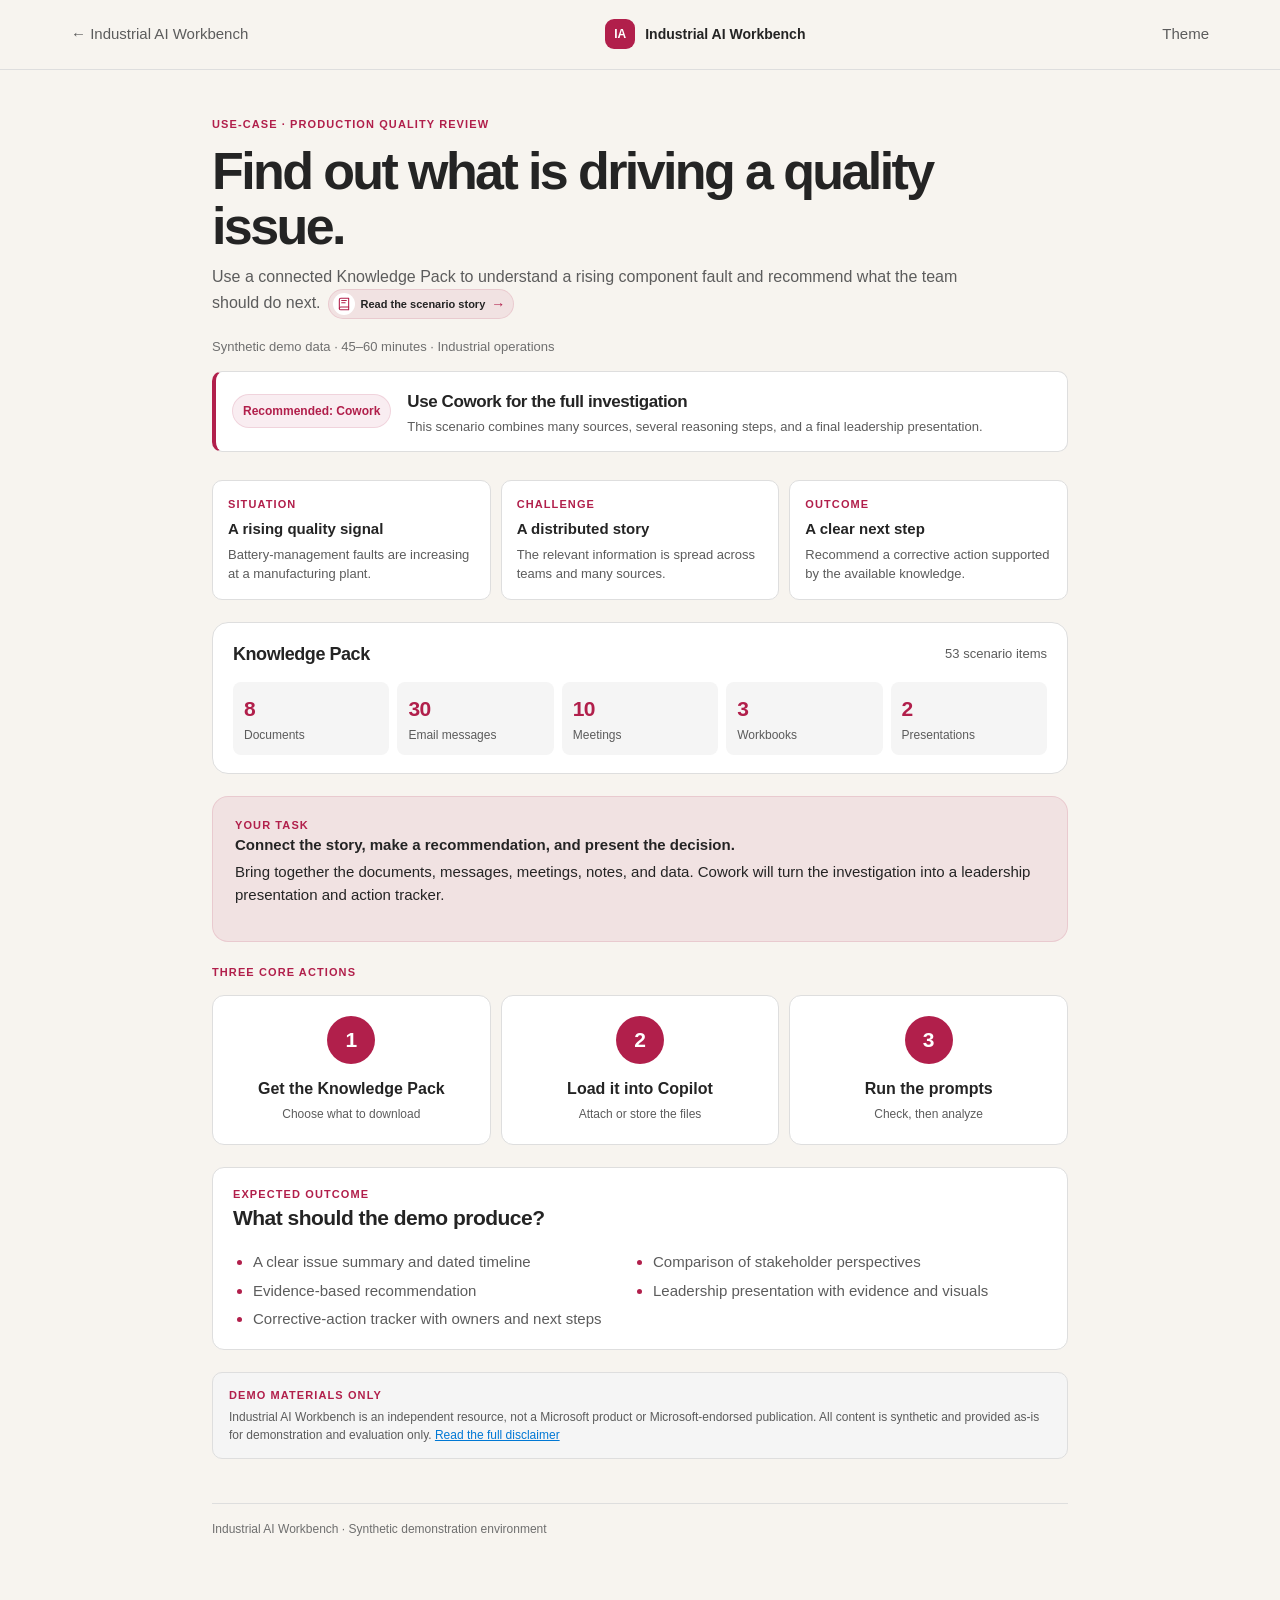
<file: workbench/scenarios/Production-Quality-Review.html>
<!doctype html>
<html lang="en">
<head>
  <meta charset="UTF-8">
  <meta name="viewport" content="width=device-width, initial-scale=1">
  <title>Production Quality Review · Industrial AI Workbench</title>
  <script>
    (() => {
      const param = new URLSearchParams(window.location.search).get("scoutTheme");
      const theme =
        param || (window.matchMedia("(prefers-color-scheme: dark)").matches ? "dark" : "light");
      document.documentElement.setAttribute("data-theme", theme);
    })();
  </script>
  <style>
    :root {
      color-scheme: light;
      --cp-bg: #f7f4ef;
      --cp-bg-elevated: #fcfbf8;
      --cp-surface: #ffffff;
      --cp-surface-soft: #f5f5f5;
      --cp-border: #dedede;
      --cp-border-strong: #919191;
      --cp-text: #242424;
      --cp-text-muted: #5c5c5c;
      --cp-text-soft: #6f6f6f;
      --cp-accent: #b11f4b;
      --cp-accent-hover: #9a1a41;
      --cp-accent-soft: rgba(177, 31, 75, 0.08);
      --cp-accent-fg: #ffffff;
      --cp-success: #16a34a;
      --cp-danger: #dc2626;
      --cp-warning: #f59e0b;
      --cp-link: #0078d4;
      --cp-shadow: 0 18px 48px rgba(0, 0, 0, 0.12);
      --cp-overlay: rgba(255, 255, 255, 0.8);
      --cp-panel: rgba(255, 255, 255, 0.86);
      --cp-panel-strong: rgba(255, 255, 255, 0.96);
      --cp-sheen: rgba(255, 255, 255, 0.55);
      --cp-highlight: rgba(177, 31, 75, 0.12);
    }
    html[data-theme="dark"] {
      color-scheme: dark;
      --cp-bg: #3d3b3a;
      --cp-bg-elevated: #343231;
      --cp-surface: #292929;
      --cp-surface-soft: #2e2e2e;
      --cp-border: #474747;
      --cp-border-strong: #5f5f5f;
      --cp-text: #dedede;
      --cp-text-muted: #919191;
      --cp-text-soft: #b0b0b0;
      --cp-accent: #fd8ea1;
      --cp-accent-hover: #fb7b91;
      --cp-accent-soft: rgba(253, 142, 161, 0.14);
      --cp-accent-fg: #1a1a1a;
      --cp-success: #4ade80;
      --cp-danger: #f87171;
      --cp-warning: #fbbf24;
      --cp-link: #4da6ff;
      --cp-shadow: 0 18px 48px rgba(0, 0, 0, 0.32);
      --cp-overlay: rgba(41, 41, 41, 0.88);
      --cp-panel: rgba(41, 41, 41, 0.72);
      --cp-panel-strong: rgba(41, 41, 41, 0.96);
      --cp-sheen: rgba(255, 255, 255, 0.04);
      --cp-highlight: rgba(253, 142, 161, 0.12);
    }
    * { box-sizing: border-box; }
    body { margin: 0; background: var(--cp-bg); color: var(--cp-text); font: 15px/1.5 "Segoe UI", Aptos, Calibri, -apple-system, BlinkMacSystemFont, sans-serif; }
    button { font: inherit; }
    .topbar { align-items: center; border-bottom: 1px solid var(--cp-border); display: flex; justify-content: space-between; padding: 16px clamp(20px, 5vw, 72px); }
    .back-link, .theme-button { background: transparent; border: 0; color: var(--cp-text-muted); cursor: pointer; padding: 7px; text-decoration: none; }
    .back-link:hover, .theme-button:hover { color: var(--cp-accent); }
    .brand { align-items: center; display: flex; gap: 10px; }
    .brand-mark { align-items: center; background: var(--cp-accent); border-radius: 9px; color: var(--cp-accent-fg); display: flex; font-size: 12px; font-weight: 700; height: 30px; justify-content: center; width: 30px; }
    .brand-name { font-size: 14px; font-weight: 650; }
    .container { margin: 0 auto; max-width: 900px; padding: 46px 22px 70px; }
    .eyebrow { color: var(--cp-accent); font-size: 11px; font-weight: 700; letter-spacing: .1em; text-transform: uppercase; }
    h1, h2, h3, p { margin-top: 0; }
    h1 { font-size: clamp(34px, 6vw, 52px); letter-spacing: -.05em; line-height: 1.05; margin: 12px 0 12px; }
    h2 { font-size: 21px; letter-spacing: -.025em; }
    h3 { font-size: 15px; margin-bottom: 5px; }
    .intro { color: var(--cp-text-muted); font-size: 16px; max-width: 760px; }
    .hero-meta { color: var(--cp-text-soft); font-size: 13px; margin-top: 18px; }
    .context-grid { display: grid; gap: 10px; grid-template-columns: repeat(3, 1fr); margin-top: 28px; }
    .context-card { background: var(--cp-surface); border: 1px solid var(--cp-border); border-radius: 10px; padding: 15px; }
    .context-card h3 { margin: 6px 0 4px; }
    .context-card p { color: var(--cp-text-muted); font-size: 13px; margin-bottom: 0; }
    .surface-card { align-items: center; background: var(--cp-surface); border: 1px solid var(--cp-border); border-left: 4px solid var(--cp-accent); border-radius: 10px; display: flex; gap: 16px; margin-top: 14px; padding: 14px 16px; }
    .surface-card h2 { font-size: 17px; margin: 3px 0 3px; }
    .surface-card p { color: var(--cp-text-muted); font-size: 13px; margin: 0; }
    .surface-badge { background: var(--cp-accent-soft); border: 1px solid var(--cp-highlight); border-radius: 999px; color: var(--cp-accent); font-size: 12px; font-weight: 700; padding: 7px 10px; white-space: nowrap; }
    .story-launcher { align-items: center; background: var(--cp-accent-soft); border: 1px solid var(--cp-highlight); border-radius: 999px; color: var(--cp-text); cursor: pointer; display: inline-flex; gap: 6px; margin: 0 0 0 7px; max-width: 100%; padding: 3px 8px 3px 4px; text-align: left; vertical-align: middle; width: max-content; }
    .story-launcher:hover { border-color: var(--cp-accent); }
    .story-icon { align-items: center; background: var(--cp-surface); border-radius: 50%; color: var(--cp-accent); display: flex; height: 22px; justify-content: center; width: 22px; }
    .story-launcher strong { display: block; font-size: 11px; white-space: nowrap; }
    .story-launcher > span:nth-child(2) > span { display: none; }
    .story-arrow { color: var(--cp-accent); font-size: 14px; }
    .story-panel { align-items: center; background: var(--cp-overlay); display: flex; inset: 0; justify-content: center; padding: 22px; position: fixed; z-index: 10; }
    .story-panel[hidden] { display: none; }
    .story-dialog { background: var(--cp-surface); border: 1px solid var(--cp-border); border-radius: 16px; box-shadow: var(--cp-shadow); max-height: min(680px, 90vh); max-width: 650px; overflow: auto; padding: 26px 28px; position: relative; width: 100%; }
    .story-dialog h2 { margin: 5px 0 18px; }
    .story-close { background: transparent; border: 1px solid var(--cp-border); border-radius: 50%; color: var(--cp-text-muted); cursor: pointer; font-size: 18px; height: 30px; line-height: 1; position: absolute; right: 18px; top: 18px; width: 30px; }
    .story-close:hover { border-color: var(--cp-accent); color: var(--cp-accent); }
    .story-copy { color: var(--cp-text-muted); font-size: 15px; }
    .story-copy p { margin: 0 0 15px; }
    .story-copy p:last-child { margin-bottom: 0; }
    .modal-open { overflow: hidden; }
    .source-dashboard { background: var(--cp-surface); border: 1px solid var(--cp-border); border-radius: 16px; margin-top: 22px; padding: 18px 20px; }
    .source-header { align-items: center; display: flex; justify-content: space-between; margin-bottom: 14px; }
    .source-header h2 { font-size: 18px; margin: 0; }
    .source-total { color: var(--cp-text-muted); font-size: 13px; }
    .source-grid { display: grid; gap: 8px; grid-template-columns: repeat(5, 1fr); }
    .source-item { background: var(--cp-surface-soft); border-radius: 8px; padding: 11px; }
    .source-count { color: var(--cp-accent); font-size: 21px; font-weight: 700; letter-spacing: -.03em; }
    .source-label { color: var(--cp-text-muted); display: block; font-size: 12px; margin-top: 2px; }
    .task-card { background: var(--cp-accent-soft); border: 1px solid var(--cp-highlight); border-radius: 16px; margin-top: 22px; padding: 20px 22px; }
    .task p { color: var(--cp-text-muted); margin-bottom: 0; }
    .action-section { margin-top: 22px; }
    .core-actions { display: grid; gap: 10px; grid-template-columns: repeat(3, 1fr); margin-top: 14px; }
    .core-action { align-items: center; background: var(--cp-surface); border: 1px solid var(--cp-border); border-radius: 12px; color: var(--cp-text); cursor: pointer; display: flex; flex-direction: column; min-height: 150px; padding: 20px 12px; text-align: center; text-decoration: none; }
    .core-action:hover { border-color: var(--cp-accent); }
    .core-action:disabled { cursor: default; opacity: .72; }
    .core-action:disabled:hover { border-color: var(--cp-border); }
    .core-action-number { align-items: center; background: var(--cp-accent); border-radius: 50%; color: var(--cp-accent-fg); display: flex; font-size: 21px; font-weight: 700; height: 48px; justify-content: center; margin-bottom: 13px; width: 48px; }
    .core-action h3 { font-size: 16px; margin-bottom: 4px; }
    .core-action p { color: var(--cp-text-muted); font-size: 12px; margin: 0; }
    .action-panel { background: var(--cp-surface); border: 1px solid var(--cp-border); border-radius: 12px; margin-top: 12px; padding: 18px 20px; }
    .action-panel[hidden] { display: none; }
    .mode-switch { display: flex; gap: 10px; margin: 16px 0; }
    .mode-button { background: var(--cp-surface); border: 1px solid var(--cp-border); border-radius: 9px; color: var(--cp-text-muted); cursor: pointer; flex: 1; padding: 12px 14px; text-align: left; }
    .mode-button:hover, .mode-button.active { border-color: var(--cp-accent); }
    .mode-button strong { color: var(--cp-text); display: block; font-size: 14px; }
    .mode-button span { display: block; font-size: 12px; margin-top: 2px; }
    .steps { display: grid; gap: 10px; grid-template-columns: repeat(3, 1fr); margin-top: 20px; }
    .step { border-top: 1px solid var(--cp-border); padding-top: 14px; }
    .step-number { align-items: center; background: var(--cp-accent); border-radius: 50%; color: var(--cp-accent-fg); display: flex; font-size: 11px; font-weight: 700; height: 22px; justify-content: center; margin-bottom: 9px; width: 22px; }
    .step p { color: var(--cp-text-muted); font-size: 13px; margin-bottom: 0; }
    .button-row { display: flex; gap: 10px; margin-top: 20px; }
    .primary-button, .secondary-button { border-radius: .625rem; cursor: pointer; display: inline-block; font-weight: 650; padding: 10px 15px; text-decoration: none; }
    .primary-button { background: var(--cp-accent); border: 1px solid var(--cp-accent); color: var(--cp-accent-fg); }
    .primary-button:hover { background: var(--cp-accent-hover); border-color: var(--cp-accent-hover); }
    .secondary-button { background: var(--cp-surface); border: 1px solid var(--cp-border); color: var(--cp-text); }
    .secondary-button:hover { border-color: var(--cp-border-strong); }
    .mode-detail { border-top: 1px solid var(--cp-border); margin-top: 20px; padding-top: 18px; }
    .mode-detail[hidden] { display: none; }
    .mode-detail p, .mode-detail li { color: var(--cp-text-muted); font-size: 13px; }
    .mode-detail ol { display: grid; gap: 5px; margin: 8px 0 0; padding-left: 20px; }
    .folder-tree { background: var(--cp-surface-soft); border: 1px solid var(--cp-border); border-radius: 8px; color: var(--cp-text-muted); font: 12px/1.65 Consolas, "Courier New", Courier, monospace; margin-top: 12px; padding: 10px 12px; white-space: pre-line; }
    .download-grid { display: grid; gap: 8px; grid-template-columns: repeat(2, 1fr); margin-top: 16px; }
    .download-link { background: var(--cp-surface-soft); border: 1px solid var(--cp-border); border-radius: 8px; color: var(--cp-text); display: block; padding: 11px 12px; text-decoration: none; }
    .download-link:hover { border-color: var(--cp-accent); }
    .download-link strong { display: block; font-size: 13px; }
    .download-link span { color: var(--cp-text-muted); display: block; font-size: 11px; margin-top: 2px; }
    .small-note { color: var(--cp-text-soft); font-size: 12px; margin: 12px 0 0; }
    .prompt { background: var(--cp-accent-soft); border: 1px solid var(--cp-highlight); border-radius: 8px; margin-top: 10px; padding: 13px; }
    .prompt p { color: var(--cp-text); margin-bottom: 10px; }
    .copy-button { background: var(--cp-surface); border: 1px solid var(--cp-border); border-radius: 7px; color: var(--cp-text-muted); cursor: pointer; font-size: 12px; padding: 6px 9px; }
    .copy-button:hover { border-color: var(--cp-accent); color: var(--cp-accent); }
    .outcome-card { background: var(--cp-surface); border: 1px solid var(--cp-border); border-radius: 12px; margin-top: 22px; padding: 18px 20px; }
    .outcome-list { color: var(--cp-text-muted); display: grid; gap: 6px; grid-template-columns: 1fr 1fr; margin: 12px 0 0; padding-left: 20px; }
    .outcome-list li::marker { color: var(--cp-accent); }
    .disclaimer-card { background: var(--cp-surface-soft); border: 1px solid var(--cp-border); border-radius: 10px; margin-top: 22px; padding: 14px 16px; }
    .disclaimer-card p { color: var(--cp-text-muted); font-size: 12px; margin: 5px 0 0; }
    .disclaimer-card a { color: var(--cp-link); }
    .footer-note { border-top: 1px solid var(--cp-border); color: var(--cp-text-soft); font-size: 12px; margin-top: 44px; padding-top: 16px; }
    @media (max-width: 650px) { .container { padding: 34px 17px 55px; } .context-grid, .source-grid, .core-actions, .outcome-list { grid-template-columns: 1fr 1fr; } .surface-card { align-items: flex-start; flex-direction: column; gap: 8px; } .mode-switch, .steps { grid-template-columns: 1fr; flex-direction: column; } .button-row { flex-wrap: wrap; } }
    @media (max-width: 420px) { .context-grid, .source-grid, .outcome-list { grid-template-columns: 1fr; } }
  </style>
</head>
<body>
  <header class="topbar">
    <a class="back-link" href="../index.html">← Industrial AI Workbench</a>
    <div class="brand"><div class="brand-mark">IA</div><div class="brand-name">Industrial AI Workbench</div></div>
    <button class="theme-button" id="themeToggle" type="button">Theme</button>
  </header>

  <main class="container">
    <div class="eyebrow">Use-case · Production quality review</div>
    <h1>Find out what is driving a quality issue.</h1>
    <p class="intro">Use a connected Knowledge Pack to understand a rising component fault and recommend what the team should do next.<button class="story-launcher" id="storyToggle" type="button" aria-expanded="false">
      <span class="story-icon" aria-hidden="true">
        <svg width="14" height="14" viewBox="0 0 24 24" fill="none" stroke="currentColor" stroke-width="1.8" stroke-linecap="round" stroke-linejoin="round"><path d="M4 19.5A2.5 2.5 0 0 1 6.5 17H20"/><path d="M6.5 2H20v20H6.5A2.5 2.5 0 0 1 4 19.5v-15A2.5 2.5 0 0 1 6.5 2Z"/><path d="M8 6h8M8 10h6"/></svg>
      </span>
      <span><strong>Read the scenario story</strong><span>Understand the situation before you begin</span></span>
      <span class="story-arrow" aria-hidden="true">→</span>
    </button></p>
    <div class="hero-meta">Synthetic demo data · 45–60 minutes · Industrial operations</div>
    <section class="surface-card" aria-label="Recommended Copilot experience">
      <span class="surface-badge">Recommended: Cowork</span>
      <div><h2>Use Cowork for the full investigation</h2><p>This scenario combines many sources, several reasoning steps, and a final leadership presentation.</p></div>
    </section>
    <div class="story-panel" id="storyPanel" hidden>
      <section class="story-dialog" role="dialog" aria-modal="true" aria-labelledby="storyTitle">
        <button class="story-close" id="storyClose" type="button" aria-label="Close scenario story">×</button>
        <div class="eyebrow">The story behind the Knowledge Pack</div>
        <h2 id="storyTitle">How a quality signal became a decision</h2>
        <div class="story-copy">
          <p>On 8 January, the plant quality team records the first battery-management warning during end-of-line testing. It is small enough to be treated as a signal to watch, not yet a production crisis.</p>
          <p>Over the following weeks, the signal keeps growing. Email messages and quality workbooks show the fault rate moving above the plant baseline and appearing in several production lots.</p>
          <p>A supplier firmware change appears to align with the timing, but engineering sees another possible contribution in retry timing. The supplier and engineering teams do not initially agree on what the evidence proves.</p>
          <p>Plant leadership now has to decide with incomplete information. The team contains the affected lots, starts controlled validation, and prepares a recommendation and leadership presentation for the next review.</p>
        </div>
      </section>
    </div>

    <section class="context-grid" aria-label="Use-case context">
      <article class="context-card"><div class="eyebrow">Situation</div><h3>A rising quality signal</h3><p>Battery-management faults are increasing at a manufacturing plant.</p></article>
      <article class="context-card"><div class="eyebrow">Challenge</div><h3>A distributed story</h3><p>The relevant information is spread across teams and many sources.</p></article>
      <article class="context-card"><div class="eyebrow">Outcome</div><h3>A clear next step</h3><p>Recommend a corrective action supported by the available knowledge.</p></article>
    </section>

    <section class="source-dashboard" id="knowledge-sources" aria-label="Knowledge Pack">
      <div class="source-header"><h2>Knowledge Pack</h2><span class="source-total">53 scenario items</span></div>
      <div class="source-grid">
        <div class="source-item"><div class="source-count">8</div><span class="source-label">Documents</span></div>
        <div class="source-item"><div class="source-count">30</div><span class="source-label">Email messages</span></div>
        <div class="source-item"><div class="source-count">10</div><span class="source-label">Meetings</span></div>
        <div class="source-item"><div class="source-count">3</div><span class="source-label">Workbooks</span></div>
        <div class="source-item"><div class="source-count">2</div><span class="source-label">Presentations</span></div>
      </div>
    </section>

    <section class="task-card">
      <div class="eyebrow">Your task</div>
      <h3>Connect the story, make a recommendation, and present the decision.</h3>
      <p>Bring together the documents, messages, meetings, notes, and data. Cowork will turn the investigation into a leadership presentation and action tracker.</p>
    </section>

    <section class="action-section" aria-label="Core actions">
      <div class="eyebrow">Three core actions</div>
      <div class="core-actions">
        <button class="core-action" id="knowledgeAction" type="button" aria-expanded="false">
          <div class="core-action-number">1</div>
          <h3>Get the Knowledge Pack</h3>
          <p>Choose what to download</p>
        </button>
        <button class="core-action" id="loadingAction" type="button" aria-expanded="false">
          <div class="core-action-number">2</div>
          <h3>Load it into Copilot</h3>
          <p>Attach or store the files</p>
        </button>
        <button class="core-action" id="promptAction" type="button" aria-expanded="false">
          <div class="core-action-number">3</div>
          <h3>Run the prompts</h3>
          <p>Check, then analyze</p>
        </button>
      </div>

      <div class="action-panel" id="knowledge-panel" hidden>
        <div class="eyebrow">Download the Knowledge Pack</div>
        <div class="download-grid">
          <a class="download-link" href="knowledge/production-quality-review/downloads/production-quality-review-knowledge-pack-complete.zip" download><strong>Complete Knowledge Pack</strong><span>Extracts to Production Quality Review/ · 53 items</span></a>
        </div>
        <p class="small-note">Download and extract the ZIP before moving to step 2.</p>
      </div>
      <div class="action-panel" id="loading-panel" hidden>
        <div class="eyebrow">Choose how to load the Knowledge Pack</div>
        <div class="mode-switch" role="tablist" aria-label="Knowledge loading options">
          <button class="mode-button active" type="button" role="tab" aria-selected="true" data-mode="attach"><strong>Attach files directly</strong><span>Fastest start</span></button>
          <button class="mode-button" type="button" role="tab" aria-selected="false" data-mode="cloud"><strong>Use OneDrive or SharePoint</strong><span>Realistic workspace</span></button>
        </div>
        <div class="mode-detail" id="attach-detail">
          <strong>Direct attachment</strong>
          <ol><li>Extract the downloaded Knowledge Pack.</li><li>Start a new Copilot or Cowork conversation.</li><li>Attach the files and run the knowledge check.</li></ol>
        </div>
        <div class="mode-detail" id="cloud-detail" hidden>
          <strong>OneDrive or SharePoint</strong>
          <ol><li>Extract the ZIP; it creates the <strong>Production Quality Review</strong> folder.</li><li>Upload that folder directly to OneDrive or SharePoint.</li><li>Wait until the files are available, then run the knowledge check.</li></ol>
          <div class="folder-tree">Production Quality Review/
├── Documents/
├── Emails/
├── Meetings/
├── Transcripts/
├── Notes/
├── Spreadsheets/
└── Presentations/</div>
        </div>
      </div>

      <div class="action-panel" id="prompt-panel" hidden>
        <div class="eyebrow">Prompt Pack</div>
        <div class="prompt"><p>Review the files I provided. List the documents, email conversations, meetings, transcripts, notes, and workbooks you can access. Do not analyze the issue yet. Identify any sources that appear unavailable or incomplete.</p><button class="copy-button" type="button" data-copy="Review the files I provided. List the documents, email conversations, meetings, transcripts, notes, and workbooks you can access. Do not analyze the issue yet. Identify any sources that appear unavailable or incomplete.">Copy knowledge check</button></div>
        <div class="prompt"><p>Use the complete Knowledge Pack to investigate the production quality issue. Work through the evidence systematically: build a dated timeline, analyze the quality and production trends, compare stakeholder perspectives, identify contradictions and missing information, assess the business impact, and recommend the next action. Then create a polished PowerPoint presentation for plant leadership with the issue overview, evidence, timeline, trend visuals, stakeholder perspectives, decision options, recommended action, open questions, and next steps. Also create a corrective-action tracker. Distinguish confirmed facts from assumptions and cite the source filenames used.</p><button class="copy-button" type="button" data-copy="Use the complete Knowledge Pack to investigate the production quality issue. Work through the evidence systematically: build a dated timeline, analyze the quality and production trends, compare stakeholder perspectives, identify contradictions and missing information, assess the business impact, and recommend the next action. Then create a polished PowerPoint presentation for plant leadership with the issue overview, evidence, timeline, trend visuals, stakeholder perspectives, decision options, recommended action, open questions, and next steps. Also create a corrective-action tracker. Distinguish confirmed facts from assumptions and cite the source filenames used.">Copy Cowork prompt</button></div>
      </div>
    </section>

    <section class="outcome-card">
      <div class="eyebrow">Expected outcome</div>
      <h2>What should the demo produce?</h2>
      <ul class="outcome-list">
        <li>A clear issue summary and dated timeline</li>
        <li>Comparison of stakeholder perspectives</li>
        <li>Evidence-based recommendation</li>
        <li>Leadership presentation with evidence and visuals</li>
        <li>Corrective-action tracker with owners and next steps</li>
      </ul>
    </section>

    <section class="disclaimer-card" aria-label="Demo disclaimer">
      <div class="eyebrow">Demo materials only</div>
      <p>Industrial AI Workbench is an independent resource, not a Microsoft product or Microsoft-endorsed publication. All content is synthetic and provided as-is for demonstration and evaluation only. <a href="DISCLAIMER.txt">Read the full disclaimer</a></p>
    </section>

    <p class="footer-note">Industrial AI Workbench · Synthetic demonstration environment</p>
  </main>
  <script>
    const modeButtons = [...document.querySelectorAll("[data-mode]")];
    modeButtons.forEach((button) => {
      button.addEventListener("click", () => {
        const mode = button.dataset.mode;
        modeButtons.forEach((item) => {
          const selected = item === button;
          item.classList.toggle("active", selected);
          item.setAttribute("aria-selected", String(selected));
        });
        document.getElementById("attach-detail").hidden = mode !== "attach";
        document.getElementById("cloud-detail").hidden = mode !== "cloud";
      });
    });
    const actionPanels = [
      ["knowledgeAction", "knowledge-panel"],
      ["loadingAction", "loading-panel"],
      ["promptAction", "prompt-panel"]
    ];
    actionPanels.forEach(([buttonId, panelId]) => {
      document.getElementById(buttonId).addEventListener("click", () => {
        const panel = document.getElementById(panelId);
        const shouldOpen = panel.hidden;
        actionPanels.forEach(([otherButtonId, otherPanelId]) => {
          document.getElementById(otherPanelId).hidden = true;
          document.getElementById(otherButtonId).setAttribute("aria-expanded", "false");
        });
        if (shouldOpen) {
          panel.hidden = false;
          document.getElementById(buttonId).setAttribute("aria-expanded", "true");
          panel.scrollIntoView({ behavior: "smooth", block: "nearest" });
        }
      });
    });
    document.querySelectorAll("[data-copy]").forEach((button) => {
      button.addEventListener("click", async () => {
        if (!navigator.clipboard) {
          button.textContent = "Copy unavailable";
          return;
        }
        await navigator.clipboard.writeText(button.dataset.copy);
        button.textContent = "Copied";
        window.setTimeout(() => { button.textContent = "Copy prompt"; }, 1400);
      });
    });
    document.getElementById("themeToggle").addEventListener("click", () => {
      const nextTheme = document.documentElement.dataset.theme === "dark" ? "light" : "dark";
      document.documentElement.dataset.theme = nextTheme;
    });
    document.getElementById("storyToggle").addEventListener("click", (event) => {
      const panel = document.getElementById("storyPanel");
      panel.hidden = false;
      document.body.classList.add("modal-open");
      event.currentTarget.setAttribute("aria-expanded", "true");
      document.getElementById("storyClose").focus();
    });
    const closeStory = () => {
      document.getElementById("storyPanel").hidden = true;
      document.body.classList.remove("modal-open");
      document.getElementById("storyToggle").setAttribute("aria-expanded", "false");
      document.getElementById("storyToggle").focus();
    };
    document.getElementById("storyClose").addEventListener("click", closeStory);
    document.getElementById("storyPanel").addEventListener("click", (event) => {
      if (event.target.id === "storyPanel") closeStory();
    });
    document.addEventListener("keydown", (event) => {
      if (event.key === "Escape" && !document.getElementById("storyPanel").hidden) closeStory();
    });
  </script>
</body>
</html>
</file>
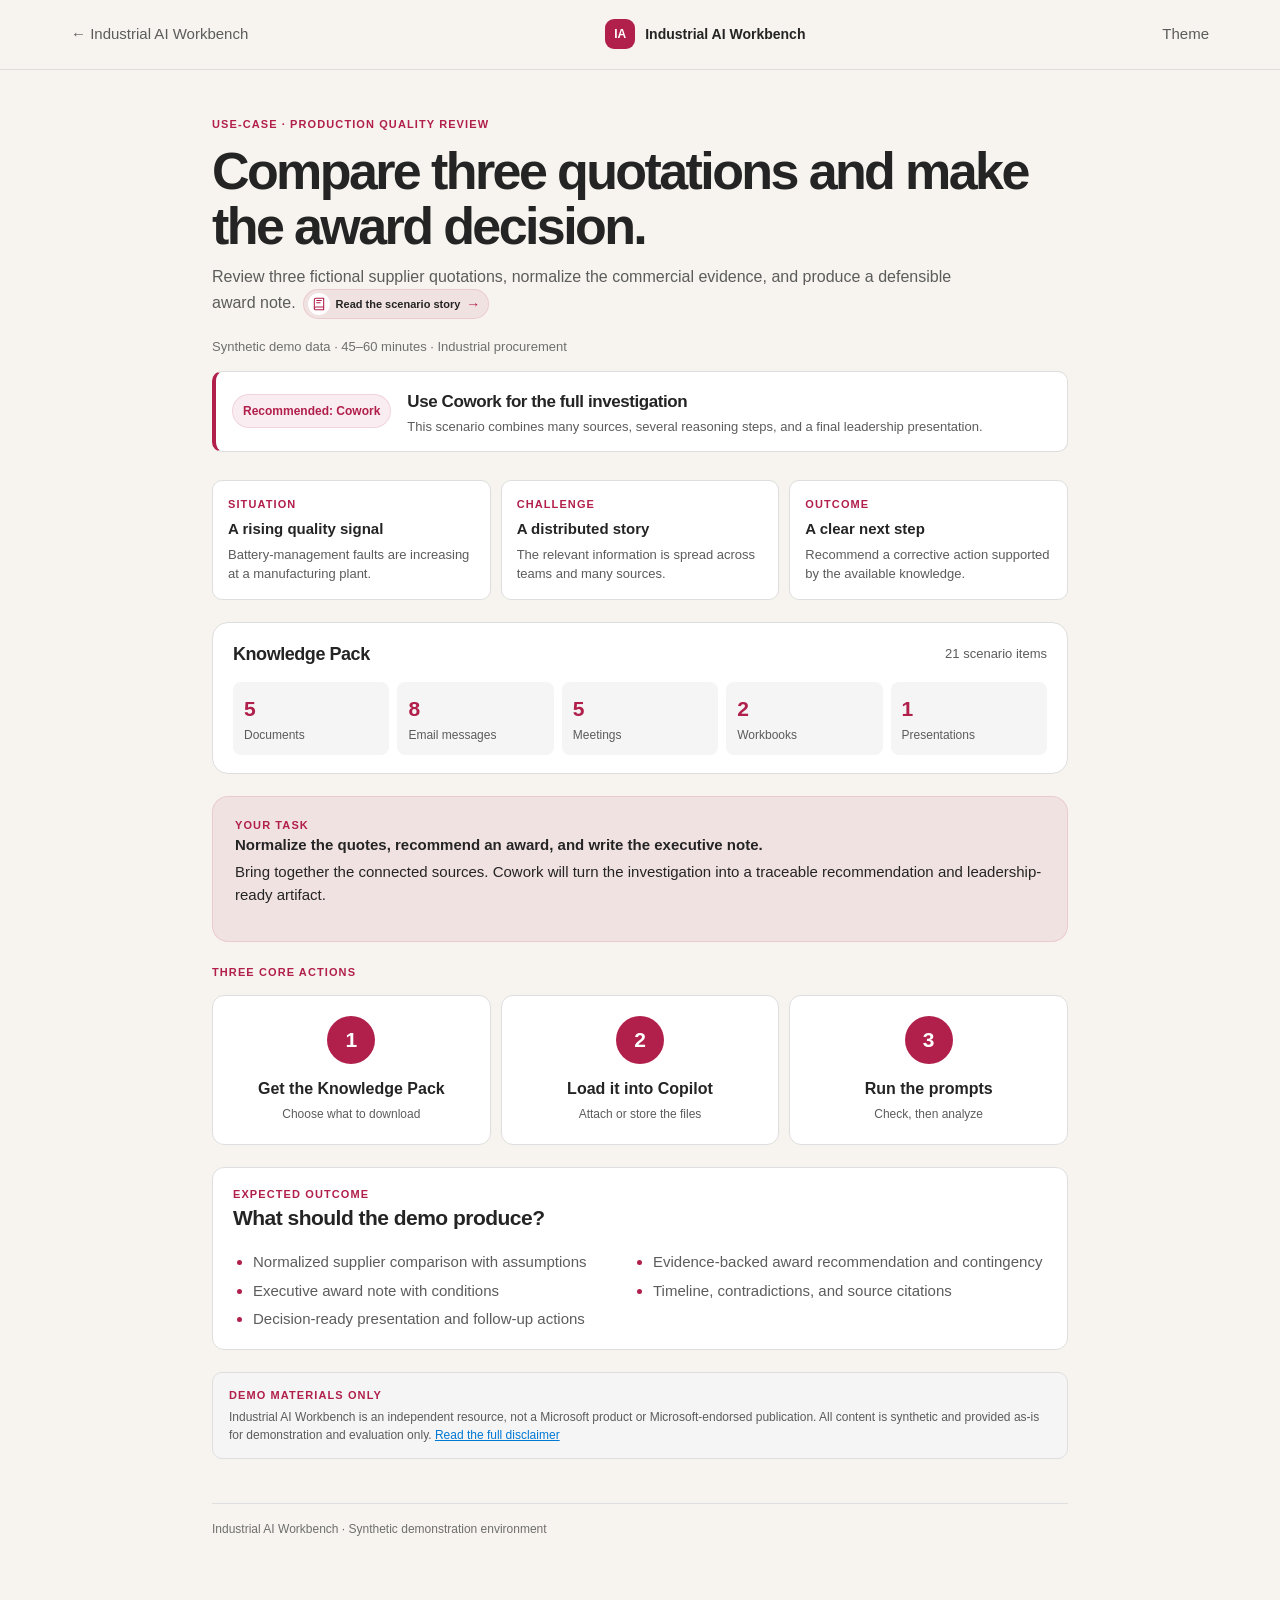
<file: workbench/scenarios/RFQ-Comparison-Award.html>
<!doctype html>
<html lang="en">
<head>
  <meta charset="UTF-8">
  <meta name="viewport" content="width=device-width, initial-scale=1">
  <title>RFQ Comparison Award · Industrial AI Workbench</title>
  <script>
    (() => {
      const param = new URLSearchParams(window.location.search).get("scoutTheme");
      const theme =
        param || (window.matchMedia("(prefers-color-scheme: dark)").matches ? "dark" : "light");
      document.documentElement.setAttribute("data-theme", theme);
    })();
  </script>
  <style>
    :root {
      color-scheme: light;
      --cp-bg: #f7f4ef;
      --cp-bg-elevated: #fcfbf8;
      --cp-surface: #ffffff;
      --cp-surface-soft: #f5f5f5;
      --cp-border: #dedede;
      --cp-border-strong: #919191;
      --cp-text: #242424;
      --cp-text-muted: #5c5c5c;
      --cp-text-soft: #6f6f6f;
      --cp-accent: #b11f4b;
      --cp-accent-hover: #9a1a41;
      --cp-accent-soft: rgba(177, 31, 75, 0.08);
      --cp-accent-fg: #ffffff;
      --cp-success: #16a34a;
      --cp-danger: #dc2626;
      --cp-warning: #f59e0b;
      --cp-link: #0078d4;
      --cp-shadow: 0 18px 48px rgba(0, 0, 0, 0.12);
      --cp-overlay: rgba(255, 255, 255, 0.8);
      --cp-panel: rgba(255, 255, 255, 0.86);
      --cp-panel-strong: rgba(255, 255, 255, 0.96);
      --cp-sheen: rgba(255, 255, 255, 0.55);
      --cp-highlight: rgba(177, 31, 75, 0.12);
    }
    html[data-theme="dark"] {
      color-scheme: dark;
      --cp-bg: #3d3b3a;
      --cp-bg-elevated: #343231;
      --cp-surface: #292929;
      --cp-surface-soft: #2e2e2e;
      --cp-border: #474747;
      --cp-border-strong: #5f5f5f;
      --cp-text: #dedede;
      --cp-text-muted: #919191;
      --cp-text-soft: #b0b0b0;
      --cp-accent: #fd8ea1;
      --cp-accent-hover: #fb7b91;
      --cp-accent-soft: rgba(253, 142, 161, 0.14);
      --cp-accent-fg: #1a1a1a;
      --cp-success: #4ade80;
      --cp-danger: #f87171;
      --cp-warning: #fbbf24;
      --cp-link: #4da6ff;
      --cp-shadow: 0 18px 48px rgba(0, 0, 0, 0.32);
      --cp-overlay: rgba(41, 41, 41, 0.88);
      --cp-panel: rgba(41, 41, 41, 0.72);
      --cp-panel-strong: rgba(41, 41, 41, 0.96);
      --cp-sheen: rgba(255, 255, 255, 0.04);
      --cp-highlight: rgba(253, 142, 161, 0.12);
    }
    * { box-sizing: border-box; }
    body { margin: 0; background: var(--cp-bg); color: var(--cp-text); font: 15px/1.5 "Segoe UI", Aptos, Calibri, -apple-system, BlinkMacSystemFont, sans-serif; }
    button { font: inherit; }
    .topbar { align-items: center; border-bottom: 1px solid var(--cp-border); display: flex; justify-content: space-between; padding: 16px clamp(20px, 5vw, 72px); }
    .back-link, .theme-button { background: transparent; border: 0; color: var(--cp-text-muted); cursor: pointer; padding: 7px; text-decoration: none; }
    .back-link:hover, .theme-button:hover { color: var(--cp-accent); }
    .brand { align-items: center; display: flex; gap: 10px; }
    .brand-mark { align-items: center; background: var(--cp-accent); border-radius: 9px; color: var(--cp-accent-fg); display: flex; font-size: 12px; font-weight: 700; height: 30px; justify-content: center; width: 30px; }
    .brand-name { font-size: 14px; font-weight: 650; }
    .container { margin: 0 auto; max-width: 900px; padding: 46px 22px 70px; }
    .eyebrow { color: var(--cp-accent); font-size: 11px; font-weight: 700; letter-spacing: .1em; text-transform: uppercase; }
    h1, h2, h3, p { margin-top: 0; }
    h1 { font-size: clamp(34px, 6vw, 52px); letter-spacing: -.05em; line-height: 1.05; margin: 12px 0 12px; }
    h2 { font-size: 21px; letter-spacing: -.025em; }
    h3 { font-size: 15px; margin-bottom: 5px; }
    .intro { color: var(--cp-text-muted); font-size: 16px; max-width: 760px; }
    .hero-meta { color: var(--cp-text-soft); font-size: 13px; margin-top: 18px; }
    .context-grid { display: grid; gap: 10px; grid-template-columns: repeat(3, 1fr); margin-top: 28px; }
    .context-card { background: var(--cp-surface); border: 1px solid var(--cp-border); border-radius: 10px; padding: 15px; }
    .context-card h3 { margin: 6px 0 4px; }
    .context-card p { color: var(--cp-text-muted); font-size: 13px; margin-bottom: 0; }
    .surface-card { align-items: center; background: var(--cp-surface); border: 1px solid var(--cp-border); border-left: 4px solid var(--cp-accent); border-radius: 10px; display: flex; gap: 16px; margin-top: 14px; padding: 14px 16px; }
    .surface-card h2 { font-size: 17px; margin: 3px 0 3px; }
    .surface-card p { color: var(--cp-text-muted); font-size: 13px; margin: 0; }
    .surface-badge { background: var(--cp-accent-soft); border: 1px solid var(--cp-highlight); border-radius: 999px; color: var(--cp-accent); font-size: 12px; font-weight: 700; padding: 7px 10px; white-space: nowrap; }
    .story-launcher { align-items: center; background: var(--cp-accent-soft); border: 1px solid var(--cp-highlight); border-radius: 999px; color: var(--cp-text); cursor: pointer; display: inline-flex; gap: 6px; margin: 0 0 0 7px; max-width: 100%; padding: 3px 8px 3px 4px; text-align: left; vertical-align: middle; width: max-content; }
    .story-launcher:hover { border-color: var(--cp-accent); }
    .story-icon { align-items: center; background: var(--cp-surface); border-radius: 50%; color: var(--cp-accent); display: flex; height: 22px; justify-content: center; width: 22px; }
    .story-launcher strong { display: block; font-size: 11px; white-space: nowrap; }
    .story-launcher > span:nth-child(2) > span { display: none; }
    .story-arrow { color: var(--cp-accent); font-size: 14px; }
    .story-panel { align-items: center; background: var(--cp-overlay); display: flex; inset: 0; justify-content: center; padding: 22px; position: fixed; z-index: 10; }
    .story-panel[hidden] { display: none; }
    .story-dialog { background: var(--cp-surface); border: 1px solid var(--cp-border); border-radius: 16px; box-shadow: var(--cp-shadow); max-height: min(680px, 90vh); max-width: 650px; overflow: auto; padding: 26px 28px; position: relative; width: 100%; }
    .story-dialog h2 { margin: 5px 0 18px; }
    .story-close { background: transparent; border: 1px solid var(--cp-border); border-radius: 50%; color: var(--cp-text-muted); cursor: pointer; font-size: 18px; height: 30px; line-height: 1; position: absolute; right: 18px; top: 18px; width: 30px; }
    .story-close:hover { border-color: var(--cp-accent); color: var(--cp-accent); }
    .story-copy { color: var(--cp-text-muted); font-size: 15px; }
    .story-copy p { margin: 0 0 15px; }
    .story-copy p:last-child { margin-bottom: 0; }
    .modal-open { overflow: hidden; }
    .source-dashboard { background: var(--cp-surface); border: 1px solid var(--cp-border); border-radius: 16px; margin-top: 22px; padding: 18px 20px; }
    .source-header { align-items: center; display: flex; justify-content: space-between; margin-bottom: 14px; }
    .source-header h2 { font-size: 18px; margin: 0; }
    .source-total { color: var(--cp-text-muted); font-size: 13px; }
    .source-grid { display: grid; gap: 8px; grid-template-columns: repeat(5, 1fr); }
    .source-item { background: var(--cp-surface-soft); border-radius: 8px; padding: 11px; }
    .source-count { color: var(--cp-accent); font-size: 21px; font-weight: 700; letter-spacing: -.03em; }
    .source-label { color: var(--cp-text-muted); display: block; font-size: 12px; margin-top: 2px; }
    .task-card { background: var(--cp-accent-soft); border: 1px solid var(--cp-highlight); border-radius: 16px; margin-top: 22px; padding: 20px 22px; }
    .task p { color: var(--cp-text-muted); margin-bottom: 0; }
    .action-section { margin-top: 22px; }
    .core-actions { display: grid; gap: 10px; grid-template-columns: repeat(3, 1fr); margin-top: 14px; }
    .core-action { align-items: center; background: var(--cp-surface); border: 1px solid var(--cp-border); border-radius: 12px; color: var(--cp-text); cursor: pointer; display: flex; flex-direction: column; min-height: 150px; padding: 20px 12px; text-align: center; text-decoration: none; }
    .core-action:hover { border-color: var(--cp-accent); }
    .core-action:disabled { cursor: default; opacity: .72; }
    .core-action:disabled:hover { border-color: var(--cp-border); }
    .core-action-number { align-items: center; background: var(--cp-accent); border-radius: 50%; color: var(--cp-accent-fg); display: flex; font-size: 21px; font-weight: 700; height: 48px; justify-content: center; margin-bottom: 13px; width: 48px; }
    .core-action h3 { font-size: 16px; margin-bottom: 4px; }
    .core-action p { color: var(--cp-text-muted); font-size: 12px; margin: 0; }
    .action-panel { background: var(--cp-surface); border: 1px solid var(--cp-border); border-radius: 12px; margin-top: 12px; padding: 18px 20px; }
    .action-panel[hidden] { display: none; }
    .mode-switch { display: flex; gap: 10px; margin: 16px 0; }
    .mode-button { background: var(--cp-surface); border: 1px solid var(--cp-border); border-radius: 9px; color: var(--cp-text-muted); cursor: pointer; flex: 1; padding: 12px 14px; text-align: left; }
    .mode-button:hover, .mode-button.active { border-color: var(--cp-accent); }
    .mode-button strong { color: var(--cp-text); display: block; font-size: 14px; }
    .mode-button span { display: block; font-size: 12px; margin-top: 2px; }
    .steps { display: grid; gap: 10px; grid-template-columns: repeat(3, 1fr); margin-top: 20px; }
    .step { border-top: 1px solid var(--cp-border); padding-top: 14px; }
    .step-number { align-items: center; background: var(--cp-accent); border-radius: 50%; color: var(--cp-accent-fg); display: flex; font-size: 11px; font-weight: 700; height: 22px; justify-content: center; margin-bottom: 9px; width: 22px; }
    .step p { color: var(--cp-text-muted); font-size: 13px; margin-bottom: 0; }
    .button-row { display: flex; gap: 10px; margin-top: 20px; }
    .primary-button, .secondary-button { border-radius: .625rem; cursor: pointer; display: inline-block; font-weight: 650; padding: 10px 15px; text-decoration: none; }
    .primary-button { background: var(--cp-accent); border: 1px solid var(--cp-accent); color: var(--cp-accent-fg); }
    .primary-button:hover { background: var(--cp-accent-hover); border-color: var(--cp-accent-hover); }
    .secondary-button { background: var(--cp-surface); border: 1px solid var(--cp-border); color: var(--cp-text); }
    .secondary-button:hover { border-color: var(--cp-border-strong); }
    .mode-detail { border-top: 1px solid var(--cp-border); margin-top: 20px; padding-top: 18px; }
    .mode-detail[hidden] { display: none; }
    .mode-detail p, .mode-detail li { color: var(--cp-text-muted); font-size: 13px; }
    .mode-detail ol { display: grid; gap: 5px; margin: 8px 0 0; padding-left: 20px; }
    .folder-tree { background: var(--cp-surface-soft); border: 1px solid var(--cp-border); border-radius: 8px; color: var(--cp-text-muted); font: 12px/1.65 Consolas, "Courier New", Courier, monospace; margin-top: 12px; padding: 10px 12px; white-space: pre-line; }
    .download-grid { display: grid; gap: 8px; grid-template-columns: repeat(2, 1fr); margin-top: 16px; }
    .download-link { background: var(--cp-surface-soft); border: 1px solid var(--cp-border); border-radius: 8px; color: var(--cp-text); display: block; padding: 11px 12px; text-decoration: none; }
    .download-link:hover { border-color: var(--cp-accent); }
    .download-link strong { display: block; font-size: 13px; }
    .download-link span { color: var(--cp-text-muted); display: block; font-size: 11px; margin-top: 2px; }
    .small-note { color: var(--cp-text-soft); font-size: 12px; margin: 12px 0 0; }
    .prompt { background: var(--cp-accent-soft); border: 1px solid var(--cp-highlight); border-radius: 8px; margin-top: 10px; padding: 13px; }
    .prompt p { color: var(--cp-text); margin-bottom: 10px; }
    .copy-button { background: var(--cp-surface); border: 1px solid var(--cp-border); border-radius: 7px; color: var(--cp-text-muted); cursor: pointer; font-size: 12px; padding: 6px 9px; }
    .copy-button:hover { border-color: var(--cp-accent); color: var(--cp-accent); }
    .outcome-card { background: var(--cp-surface); border: 1px solid var(--cp-border); border-radius: 12px; margin-top: 22px; padding: 18px 20px; }
    .outcome-list { color: var(--cp-text-muted); display: grid; gap: 6px; grid-template-columns: 1fr 1fr; margin: 12px 0 0; padding-left: 20px; }
    .outcome-list li::marker { color: var(--cp-accent); }
    .disclaimer-card { background: var(--cp-surface-soft); border: 1px solid var(--cp-border); border-radius: 10px; margin-top: 22px; padding: 14px 16px; }
    .disclaimer-card p { color: var(--cp-text-muted); font-size: 12px; margin: 5px 0 0; }
    .disclaimer-card a { color: var(--cp-link); }
    .footer-note { border-top: 1px solid var(--cp-border); color: var(--cp-text-soft); font-size: 12px; margin-top: 44px; padding-top: 16px; }
    @media (max-width: 650px) { .container { padding: 34px 17px 55px; } .context-grid, .source-grid, .core-actions, .outcome-list { grid-template-columns: 1fr 1fr; } .surface-card { align-items: flex-start; flex-direction: column; gap: 8px; } .mode-switch, .steps { grid-template-columns: 1fr; flex-direction: column; } .button-row { flex-wrap: wrap; } }
    @media (max-width: 420px) { .context-grid, .source-grid, .outcome-list { grid-template-columns: 1fr; } }
  </style>
</head>
<body>
  <header class="topbar">
    <a class="back-link" href="../index.html">← Industrial AI Workbench</a>
    <div class="brand"><div class="brand-mark">IA</div><div class="brand-name">Industrial AI Workbench</div></div>
    <button class="theme-button" id="themeToggle" type="button">Theme</button>
  </header>

  <main class="container">
    <div class="eyebrow">Use-case · Production quality review</div>
    <h1>Compare three quotations and make the award decision.</h1>
    <p class="intro">Review three fictional supplier quotations, normalize the commercial evidence, and produce a defensible award note.<button class="story-launcher" id="storyToggle" type="button" aria-expanded="false">
      <span class="story-icon" aria-hidden="true">
        <svg width="14" height="14" viewBox="0 0 24 24" fill="none" stroke="currentColor" stroke-width="1.8" stroke-linecap="round" stroke-linejoin="round"><path d="M4 19.5A2.5 2.5 0 0 1 6.5 17H20"/><path d="M6.5 2H20v20H6.5A2.5 2.5 0 0 1 4 19.5v-15A2.5 2.5 0 0 1 6.5 2Z"/><path d="M8 6h8M8 10h6"/></svg>
      </span>
      <span><strong>Read the scenario story</strong><span>Understand the situation before you begin</span></span>
      <span class="story-arrow" aria-hidden="true">→</span>
    </button></p>
    <div class="hero-meta">Synthetic demo data · 45–60 minutes · Industrial procurement</div>
    <section class="surface-card" aria-label="Recommended Copilot experience">
      <span class="surface-badge">Recommended: Cowork</span>
      <div><h2>Use Cowork for the full investigation</h2><p>This scenario combines many sources, several reasoning steps, and a final leadership presentation.</p></div>
    </section>
    <div class="story-panel" id="storyPanel" hidden>
      <section class="story-dialog" role="dialog" aria-modal="true" aria-labelledby="storyTitle">
        <button class="story-close" id="storyClose" type="button" aria-label="Close scenario story">×</button>
        <div class="eyebrow">The story behind the Knowledge Pack</div>
        <h2 id="storyTitle">How the evidence became a decision</h2>
        <div class="story-copy"><p>A fictional sourcing team issues RFQ-HA240 for 2,400 hydraulic actuators. Aster Dynamics, Boreal Motion, and Cinder Industrial reply in different currencies and commercial structures.</p><p>Currencies, Incoterms, freight, tooling, terms, and lead-time commitments are inconsistent. Cinder contradicts itself between its cover letter and schedule appendix.</p><p>The evaluation panel normalizes the evidence, scores Boreal highest, and preserves Aster as a qualified contingency.</p><p>The executive review must approve a recommendation with conditions, not simply select the lowest visible unit price.</p></div>
      </section>
    </div>

    <section class="context-grid" aria-label="Use-case context">
      <article class="context-card"><div class="eyebrow">Situation</div><h3>A rising quality signal</h3><p>Battery-management faults are increasing at a manufacturing plant.</p></article>
      <article class="context-card"><div class="eyebrow">Challenge</div><h3>A distributed story</h3><p>The relevant information is spread across teams and many sources.</p></article>
      <article class="context-card"><div class="eyebrow">Outcome</div><h3>A clear next step</h3><p>Recommend a corrective action supported by the available knowledge.</p></article>
    </section>

    <section class="source-dashboard" id="knowledge-sources" aria-label="Knowledge Pack">
      <div class="source-header"><h2>Knowledge Pack</h2><span class="source-total">21 scenario items</span></div>
      <div class="source-grid">
        <div class="source-item"><div class="source-count">5</div><span class="source-label">Documents</span></div>
        <div class="source-item"><div class="source-count">8</div><span class="source-label">Email messages</span></div>
        <div class="source-item"><div class="source-count">5</div><span class="source-label">Meetings</span></div>
        <div class="source-item"><div class="source-count">2</div><span class="source-label">Workbooks</span></div>
        <div class="source-item"><div class="source-count">1</div><span class="source-label">Presentations</span></div>
      </div>
    </section>

    <section class="task-card">
      <div class="eyebrow">Your task</div>
      <h3>Normalize the quotes, recommend an award, and write the executive note.</h3>
      <p>Bring together the connected sources. Cowork will turn the investigation into a traceable recommendation and leadership-ready artifact.</p>
    </section>

    <section class="action-section" aria-label="Core actions">
      <div class="eyebrow">Three core actions</div>
      <div class="core-actions">
        <button class="core-action" id="knowledgeAction" type="button" aria-expanded="false">
          <div class="core-action-number">1</div>
          <h3>Get the Knowledge Pack</h3>
          <p>Choose what to download</p>
        </button>
        <button class="core-action" id="loadingAction" type="button" aria-expanded="false">
          <div class="core-action-number">2</div>
          <h3>Load it into Copilot</h3>
          <p>Attach or store the files</p>
        </button>
        <button class="core-action" id="promptAction" type="button" aria-expanded="false">
          <div class="core-action-number">3</div>
          <h3>Run the prompts</h3>
          <p>Check, then analyze</p>
        </button>
      </div>

      <div class="action-panel" id="knowledge-panel" hidden>
        <div class="eyebrow">Download the Knowledge Pack</div>
        <div class="download-grid">
          <a class="download-link" href="knowledge/rfq-comparison-award/downloads/rfq-comparison-award-knowledge-pack-complete.zip" download><strong>Complete Knowledge Pack</strong><span>Extracts to RFQ Comparison Award/ · 21 items</span></a>
        </div>
        <p class="small-note">Download and extract the ZIP before moving to step 2.</p>
      </div>
      <div class="action-panel" id="loading-panel" hidden>
        <div class="eyebrow">Choose how to load the Knowledge Pack</div>
        <div class="mode-switch" role="tablist" aria-label="Knowledge loading options">
          <button class="mode-button active" type="button" role="tab" aria-selected="true" data-mode="attach"><strong>Attach files directly</strong><span>Fastest start</span></button>
          <button class="mode-button" type="button" role="tab" aria-selected="false" data-mode="cloud"><strong>Use OneDrive or SharePoint</strong><span>Realistic workspace</span></button>
        </div>
        <div class="mode-detail" id="attach-detail">
          <strong>Direct attachment</strong>
          <ol><li>Extract the downloaded Knowledge Pack.</li><li>Start a new Copilot or Cowork conversation.</li><li>Attach the files and run the knowledge check.</li></ol>
        </div>
        <div class="mode-detail" id="cloud-detail" hidden>
          <strong>OneDrive or SharePoint</strong>
          <ol><li>Extract the ZIP; it creates the <strong>RFQ Comparison Award</strong> folder.</li><li>Upload that folder directly to OneDrive or SharePoint.</li><li>Wait until the files are available, then run the knowledge check.</li></ol>
          <div class="folder-tree">RFQ Comparison Award/
├── Documents/
├── Emails/
├── Meetings/
├── Transcripts/
├── Notes/
├── Spreadsheets/
└── Presentations/</div>
        </div>
      </div>

      <div class="action-panel" id="prompt-panel" hidden>
        <div class="eyebrow">Prompt Pack</div>
        <div class="prompt"><p>Review the files I provided. List accessible documents, emails, meetings, notes, workbooks, presentations, and synthetic signal excerpts. Do not analyze yet; identify unavailable or incomplete sources.</p><button class="copy-button" type="button" data-copy="Review the files I provided. List accessible documents, emails, meetings, notes, workbooks, presentations, and synthetic signal excerpts. Do not analyze yet; identify unavailable or incomplete sources.">Copy knowledge check</button></div>
        <div class="prompt"><p>Normalize the three supplier quotations. Reconcile currencies, Incoterms, freight, tooling, terms, lead times, technical fit, and FX assumptions. Score suppliers, identify contradictions, recommend a primary award plus contingency, and create an executive award note and presentation with source filename citations.</p><button class="copy-button" type="button" data-copy="Normalize the three supplier quotations. Reconcile currencies, Incoterms, freight, tooling, terms, lead times, technical fit, and FX assumptions. Score suppliers, identify contradictions, recommend a primary award plus contingency, and create an executive award note and presentation with source filename citations.">Copy Cowork prompt</button></div>
      </div>
    </section>

    <section class="outcome-card">
      <div class="eyebrow">Expected outcome</div>
      <h2>What should the demo produce?</h2>
      <ul class="outcome-list">
        <li>Normalized supplier comparison with assumptions</li>
        <li>Evidence-backed award recommendation and contingency</li>
        <li>Executive award note with conditions</li>
        <li>Timeline, contradictions, and source citations</li>
        <li>Decision-ready presentation and follow-up actions</li>
      </ul>
    </section>

    <section class="disclaimer-card" aria-label="Demo disclaimer">
      <div class="eyebrow">Demo materials only</div>
      <p>Industrial AI Workbench is an independent resource, not a Microsoft product or Microsoft-endorsed publication. All content is synthetic and provided as-is for demonstration and evaluation only. <a href="DISCLAIMER.txt">Read the full disclaimer</a></p>
    </section>

    <p class="footer-note">Industrial AI Workbench · Synthetic demonstration environment</p>
  </main>
  <script>
    const modeButtons = [...document.querySelectorAll("[data-mode]")];
    modeButtons.forEach((button) => {
      button.addEventListener("click", () => {
        const mode = button.dataset.mode;
        modeButtons.forEach((item) => {
          const selected = item === button;
          item.classList.toggle("active", selected);
          item.setAttribute("aria-selected", String(selected));
        });
        document.getElementById("attach-detail").hidden = mode !== "attach";
        document.getElementById("cloud-detail").hidden = mode !== "cloud";
      });
    });
    const actionPanels = [
      ["knowledgeAction", "knowledge-panel"],
      ["loadingAction", "loading-panel"],
      ["promptAction", "prompt-panel"]
    ];
    actionPanels.forEach(([buttonId, panelId]) => {
      document.getElementById(buttonId).addEventListener("click", () => {
        const panel = document.getElementById(panelId);
        const shouldOpen = panel.hidden;
        actionPanels.forEach(([otherButtonId, otherPanelId]) => {
          document.getElementById(otherPanelId).hidden = true;
          document.getElementById(otherButtonId).setAttribute("aria-expanded", "false");
        });
        if (shouldOpen) {
          panel.hidden = false;
          document.getElementById(buttonId).setAttribute("aria-expanded", "true");
          panel.scrollIntoView({ behavior: "smooth", block: "nearest" });
        }
      });
    });
    document.querySelectorAll("[data-copy]").forEach((button) => {
      button.addEventListener("click", async () => {
        if (!navigator.clipboard) {
          button.textContent = "Copy unavailable";
          return;
        }
        await navigator.clipboard.writeText(button.dataset.copy);
        button.textContent = "Copied";
        window.setTimeout(() => { button.textContent = "Copy prompt"; }, 1400);
      });
    });
    document.getElementById("themeToggle").addEventListener("click", () => {
      const nextTheme = document.documentElement.dataset.theme === "dark" ? "light" : "dark";
      document.documentElement.dataset.theme = nextTheme;
    });
    document.getElementById("storyToggle").addEventListener("click", (event) => {
      const panel = document.getElementById("storyPanel");
      panel.hidden = false;
      document.body.classList.add("modal-open");
      event.currentTarget.setAttribute("aria-expanded", "true");
      document.getElementById("storyClose").focus();
    });
    const closeStory = () => {
      document.getElementById("storyPanel").hidden = true;
      document.body.classList.remove("modal-open");
      document.getElementById("storyToggle").setAttribute("aria-expanded", "false");
      document.getElementById("storyToggle").focus();
    };
    document.getElementById("storyClose").addEventListener("click", closeStory);
    document.getElementById("storyPanel").addEventListener("click", (event) => {
      if (event.target.id === "storyPanel") closeStory();
    });
    document.addEventListener("keydown", (event) => {
      if (event.key === "Escape" && !document.getElementById("storyPanel").hidden) closeStory();
    });
  </script>
</body>
</html>
</file>
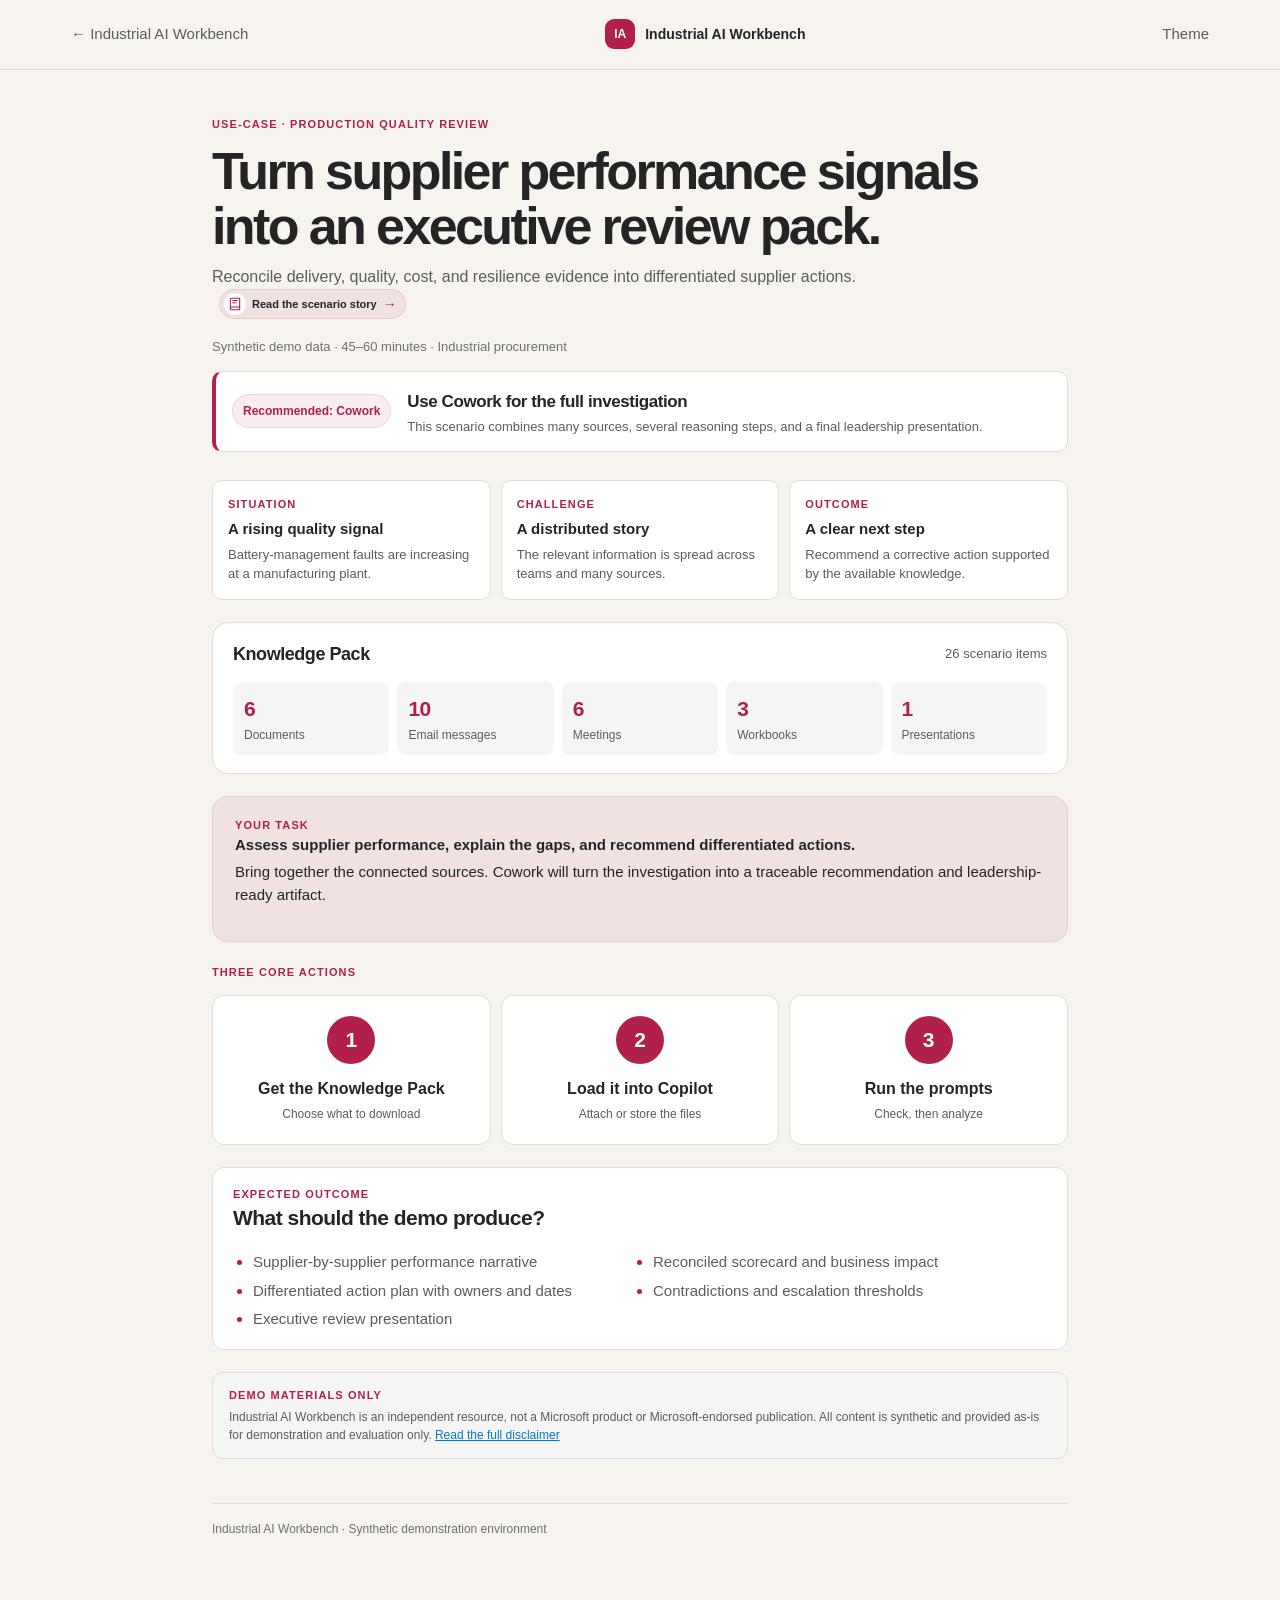
<file: workbench/scenarios/Supplier-Performance-Review.html>
<!doctype html>
<html lang="en">
<head>
  <meta charset="UTF-8">
  <meta name="viewport" content="width=device-width, initial-scale=1">
  <title>Supplier Performance Review · Industrial AI Workbench</title>
  <script>
    (() => {
      const param = new URLSearchParams(window.location.search).get("scoutTheme");
      const theme =
        param || (window.matchMedia("(prefers-color-scheme: dark)").matches ? "dark" : "light");
      document.documentElement.setAttribute("data-theme", theme);
    })();
  </script>
  <style>
    :root {
      color-scheme: light;
      --cp-bg: #f7f4ef;
      --cp-bg-elevated: #fcfbf8;
      --cp-surface: #ffffff;
      --cp-surface-soft: #f5f5f5;
      --cp-border: #dedede;
      --cp-border-strong: #919191;
      --cp-text: #242424;
      --cp-text-muted: #5c5c5c;
      --cp-text-soft: #6f6f6f;
      --cp-accent: #b11f4b;
      --cp-accent-hover: #9a1a41;
      --cp-accent-soft: rgba(177, 31, 75, 0.08);
      --cp-accent-fg: #ffffff;
      --cp-success: #16a34a;
      --cp-danger: #dc2626;
      --cp-warning: #f59e0b;
      --cp-link: #0078d4;
      --cp-shadow: 0 18px 48px rgba(0, 0, 0, 0.12);
      --cp-overlay: rgba(255, 255, 255, 0.8);
      --cp-panel: rgba(255, 255, 255, 0.86);
      --cp-panel-strong: rgba(255, 255, 255, 0.96);
      --cp-sheen: rgba(255, 255, 255, 0.55);
      --cp-highlight: rgba(177, 31, 75, 0.12);
    }
    html[data-theme="dark"] {
      color-scheme: dark;
      --cp-bg: #3d3b3a;
      --cp-bg-elevated: #343231;
      --cp-surface: #292929;
      --cp-surface-soft: #2e2e2e;
      --cp-border: #474747;
      --cp-border-strong: #5f5f5f;
      --cp-text: #dedede;
      --cp-text-muted: #919191;
      --cp-text-soft: #b0b0b0;
      --cp-accent: #fd8ea1;
      --cp-accent-hover: #fb7b91;
      --cp-accent-soft: rgba(253, 142, 161, 0.14);
      --cp-accent-fg: #1a1a1a;
      --cp-success: #4ade80;
      --cp-danger: #f87171;
      --cp-warning: #fbbf24;
      --cp-link: #4da6ff;
      --cp-shadow: 0 18px 48px rgba(0, 0, 0, 0.32);
      --cp-overlay: rgba(41, 41, 41, 0.88);
      --cp-panel: rgba(41, 41, 41, 0.72);
      --cp-panel-strong: rgba(41, 41, 41, 0.96);
      --cp-sheen: rgba(255, 255, 255, 0.04);
      --cp-highlight: rgba(253, 142, 161, 0.12);
    }
    * { box-sizing: border-box; }
    body { margin: 0; background: var(--cp-bg); color: var(--cp-text); font: 15px/1.5 "Segoe UI", Aptos, Calibri, -apple-system, BlinkMacSystemFont, sans-serif; }
    button { font: inherit; }
    .topbar { align-items: center; border-bottom: 1px solid var(--cp-border); display: flex; justify-content: space-between; padding: 16px clamp(20px, 5vw, 72px); }
    .back-link, .theme-button { background: transparent; border: 0; color: var(--cp-text-muted); cursor: pointer; padding: 7px; text-decoration: none; }
    .back-link:hover, .theme-button:hover { color: var(--cp-accent); }
    .brand { align-items: center; display: flex; gap: 10px; }
    .brand-mark { align-items: center; background: var(--cp-accent); border-radius: 9px; color: var(--cp-accent-fg); display: flex; font-size: 12px; font-weight: 700; height: 30px; justify-content: center; width: 30px; }
    .brand-name { font-size: 14px; font-weight: 650; }
    .container { margin: 0 auto; max-width: 900px; padding: 46px 22px 70px; }
    .eyebrow { color: var(--cp-accent); font-size: 11px; font-weight: 700; letter-spacing: .1em; text-transform: uppercase; }
    h1, h2, h3, p { margin-top: 0; }
    h1 { font-size: clamp(34px, 6vw, 52px); letter-spacing: -.05em; line-height: 1.05; margin: 12px 0 12px; }
    h2 { font-size: 21px; letter-spacing: -.025em; }
    h3 { font-size: 15px; margin-bottom: 5px; }
    .intro { color: var(--cp-text-muted); font-size: 16px; max-width: 760px; }
    .hero-meta { color: var(--cp-text-soft); font-size: 13px; margin-top: 18px; }
    .context-grid { display: grid; gap: 10px; grid-template-columns: repeat(3, 1fr); margin-top: 28px; }
    .context-card { background: var(--cp-surface); border: 1px solid var(--cp-border); border-radius: 10px; padding: 15px; }
    .context-card h3 { margin: 6px 0 4px; }
    .context-card p { color: var(--cp-text-muted); font-size: 13px; margin-bottom: 0; }
    .surface-card { align-items: center; background: var(--cp-surface); border: 1px solid var(--cp-border); border-left: 4px solid var(--cp-accent); border-radius: 10px; display: flex; gap: 16px; margin-top: 14px; padding: 14px 16px; }
    .surface-card h2 { font-size: 17px; margin: 3px 0 3px; }
    .surface-card p { color: var(--cp-text-muted); font-size: 13px; margin: 0; }
    .surface-badge { background: var(--cp-accent-soft); border: 1px solid var(--cp-highlight); border-radius: 999px; color: var(--cp-accent); font-size: 12px; font-weight: 700; padding: 7px 10px; white-space: nowrap; }
    .story-launcher { align-items: center; background: var(--cp-accent-soft); border: 1px solid var(--cp-highlight); border-radius: 999px; color: var(--cp-text); cursor: pointer; display: inline-flex; gap: 6px; margin: 0 0 0 7px; max-width: 100%; padding: 3px 8px 3px 4px; text-align: left; vertical-align: middle; width: max-content; }
    .story-launcher:hover { border-color: var(--cp-accent); }
    .story-icon { align-items: center; background: var(--cp-surface); border-radius: 50%; color: var(--cp-accent); display: flex; height: 22px; justify-content: center; width: 22px; }
    .story-launcher strong { display: block; font-size: 11px; white-space: nowrap; }
    .story-launcher > span:nth-child(2) > span { display: none; }
    .story-arrow { color: var(--cp-accent); font-size: 14px; }
    .story-panel { align-items: center; background: var(--cp-overlay); display: flex; inset: 0; justify-content: center; padding: 22px; position: fixed; z-index: 10; }
    .story-panel[hidden] { display: none; }
    .story-dialog { background: var(--cp-surface); border: 1px solid var(--cp-border); border-radius: 16px; box-shadow: var(--cp-shadow); max-height: min(680px, 90vh); max-width: 650px; overflow: auto; padding: 26px 28px; position: relative; width: 100%; }
    .story-dialog h2 { margin: 5px 0 18px; }
    .story-close { background: transparent; border: 1px solid var(--cp-border); border-radius: 50%; color: var(--cp-text-muted); cursor: pointer; font-size: 18px; height: 30px; line-height: 1; position: absolute; right: 18px; top: 18px; width: 30px; }
    .story-close:hover { border-color: var(--cp-accent); color: var(--cp-accent); }
    .story-copy { color: var(--cp-text-muted); font-size: 15px; }
    .story-copy p { margin: 0 0 15px; }
    .story-copy p:last-child { margin-bottom: 0; }
    .modal-open { overflow: hidden; }
    .source-dashboard { background: var(--cp-surface); border: 1px solid var(--cp-border); border-radius: 16px; margin-top: 22px; padding: 18px 20px; }
    .source-header { align-items: center; display: flex; justify-content: space-between; margin-bottom: 14px; }
    .source-header h2 { font-size: 18px; margin: 0; }
    .source-total { color: var(--cp-text-muted); font-size: 13px; }
    .source-grid { display: grid; gap: 8px; grid-template-columns: repeat(5, 1fr); }
    .source-item { background: var(--cp-surface-soft); border-radius: 8px; padding: 11px; }
    .source-count { color: var(--cp-accent); font-size: 21px; font-weight: 700; letter-spacing: -.03em; }
    .source-label { color: var(--cp-text-muted); display: block; font-size: 12px; margin-top: 2px; }
    .task-card { background: var(--cp-accent-soft); border: 1px solid var(--cp-highlight); border-radius: 16px; margin-top: 22px; padding: 20px 22px; }
    .task p { color: var(--cp-text-muted); margin-bottom: 0; }
    .action-section { margin-top: 22px; }
    .core-actions { display: grid; gap: 10px; grid-template-columns: repeat(3, 1fr); margin-top: 14px; }
    .core-action { align-items: center; background: var(--cp-surface); border: 1px solid var(--cp-border); border-radius: 12px; color: var(--cp-text); cursor: pointer; display: flex; flex-direction: column; min-height: 150px; padding: 20px 12px; text-align: center; text-decoration: none; }
    .core-action:hover { border-color: var(--cp-accent); }
    .core-action:disabled { cursor: default; opacity: .72; }
    .core-action:disabled:hover { border-color: var(--cp-border); }
    .core-action-number { align-items: center; background: var(--cp-accent); border-radius: 50%; color: var(--cp-accent-fg); display: flex; font-size: 21px; font-weight: 700; height: 48px; justify-content: center; margin-bottom: 13px; width: 48px; }
    .core-action h3 { font-size: 16px; margin-bottom: 4px; }
    .core-action p { color: var(--cp-text-muted); font-size: 12px; margin: 0; }
    .action-panel { background: var(--cp-surface); border: 1px solid var(--cp-border); border-radius: 12px; margin-top: 12px; padding: 18px 20px; }
    .action-panel[hidden] { display: none; }
    .mode-switch { display: flex; gap: 10px; margin: 16px 0; }
    .mode-button { background: var(--cp-surface); border: 1px solid var(--cp-border); border-radius: 9px; color: var(--cp-text-muted); cursor: pointer; flex: 1; padding: 12px 14px; text-align: left; }
    .mode-button:hover, .mode-button.active { border-color: var(--cp-accent); }
    .mode-button strong { color: var(--cp-text); display: block; font-size: 14px; }
    .mode-button span { display: block; font-size: 12px; margin-top: 2px; }
    .steps { display: grid; gap: 10px; grid-template-columns: repeat(3, 1fr); margin-top: 20px; }
    .step { border-top: 1px solid var(--cp-border); padding-top: 14px; }
    .step-number { align-items: center; background: var(--cp-accent); border-radius: 50%; color: var(--cp-accent-fg); display: flex; font-size: 11px; font-weight: 700; height: 22px; justify-content: center; margin-bottom: 9px; width: 22px; }
    .step p { color: var(--cp-text-muted); font-size: 13px; margin-bottom: 0; }
    .button-row { display: flex; gap: 10px; margin-top: 20px; }
    .primary-button, .secondary-button { border-radius: .625rem; cursor: pointer; display: inline-block; font-weight: 650; padding: 10px 15px; text-decoration: none; }
    .primary-button { background: var(--cp-accent); border: 1px solid var(--cp-accent); color: var(--cp-accent-fg); }
    .primary-button:hover { background: var(--cp-accent-hover); border-color: var(--cp-accent-hover); }
    .secondary-button { background: var(--cp-surface); border: 1px solid var(--cp-border); color: var(--cp-text); }
    .secondary-button:hover { border-color: var(--cp-border-strong); }
    .mode-detail { border-top: 1px solid var(--cp-border); margin-top: 20px; padding-top: 18px; }
    .mode-detail[hidden] { display: none; }
    .mode-detail p, .mode-detail li { color: var(--cp-text-muted); font-size: 13px; }
    .mode-detail ol { display: grid; gap: 5px; margin: 8px 0 0; padding-left: 20px; }
    .folder-tree { background: var(--cp-surface-soft); border: 1px solid var(--cp-border); border-radius: 8px; color: var(--cp-text-muted); font: 12px/1.65 Consolas, "Courier New", Courier, monospace; margin-top: 12px; padding: 10px 12px; white-space: pre-line; }
    .download-grid { display: grid; gap: 8px; grid-template-columns: repeat(2, 1fr); margin-top: 16px; }
    .download-link { background: var(--cp-surface-soft); border: 1px solid var(--cp-border); border-radius: 8px; color: var(--cp-text); display: block; padding: 11px 12px; text-decoration: none; }
    .download-link:hover { border-color: var(--cp-accent); }
    .download-link strong { display: block; font-size: 13px; }
    .download-link span { color: var(--cp-text-muted); display: block; font-size: 11px; margin-top: 2px; }
    .small-note { color: var(--cp-text-soft); font-size: 12px; margin: 12px 0 0; }
    .prompt { background: var(--cp-accent-soft); border: 1px solid var(--cp-highlight); border-radius: 8px; margin-top: 10px; padding: 13px; }
    .prompt p { color: var(--cp-text); margin-bottom: 10px; }
    .copy-button { background: var(--cp-surface); border: 1px solid var(--cp-border); border-radius: 7px; color: var(--cp-text-muted); cursor: pointer; font-size: 12px; padding: 6px 9px; }
    .copy-button:hover { border-color: var(--cp-accent); color: var(--cp-accent); }
    .outcome-card { background: var(--cp-surface); border: 1px solid var(--cp-border); border-radius: 12px; margin-top: 22px; padding: 18px 20px; }
    .outcome-list { color: var(--cp-text-muted); display: grid; gap: 6px; grid-template-columns: 1fr 1fr; margin: 12px 0 0; padding-left: 20px; }
    .outcome-list li::marker { color: var(--cp-accent); }
    .disclaimer-card { background: var(--cp-surface-soft); border: 1px solid var(--cp-border); border-radius: 10px; margin-top: 22px; padding: 14px 16px; }
    .disclaimer-card p { color: var(--cp-text-muted); font-size: 12px; margin: 5px 0 0; }
    .disclaimer-card a { color: var(--cp-link); }
    .footer-note { border-top: 1px solid var(--cp-border); color: var(--cp-text-soft); font-size: 12px; margin-top: 44px; padding-top: 16px; }
    @media (max-width: 650px) { .container { padding: 34px 17px 55px; } .context-grid, .source-grid, .core-actions, .outcome-list { grid-template-columns: 1fr 1fr; } .surface-card { align-items: flex-start; flex-direction: column; gap: 8px; } .mode-switch, .steps { grid-template-columns: 1fr; flex-direction: column; } .button-row { flex-wrap: wrap; } }
    @media (max-width: 420px) { .context-grid, .source-grid, .outcome-list { grid-template-columns: 1fr; } }
  </style>
</head>
<body>
  <header class="topbar">
    <a class="back-link" href="../index.html">← Industrial AI Workbench</a>
    <div class="brand"><div class="brand-mark">IA</div><div class="brand-name">Industrial AI Workbench</div></div>
    <button class="theme-button" id="themeToggle" type="button">Theme</button>
  </header>

  <main class="container">
    <div class="eyebrow">Use-case · Production quality review</div>
    <h1>Turn supplier performance signals into an executive review pack.</h1>
    <p class="intro">Reconcile delivery, quality, cost, and resilience evidence into differentiated supplier actions.<button class="story-launcher" id="storyToggle" type="button" aria-expanded="false">
      <span class="story-icon" aria-hidden="true">
        <svg width="14" height="14" viewBox="0 0 24 24" fill="none" stroke="currentColor" stroke-width="1.8" stroke-linecap="round" stroke-linejoin="round"><path d="M4 19.5A2.5 2.5 0 0 1 6.5 17H20"/><path d="M6.5 2H20v20H6.5A2.5 2.5 0 0 1 4 19.5v-15A2.5 2.5 0 0 1 6.5 2Z"/><path d="M8 6h8M8 10h6"/></svg>
      </span>
      <span><strong>Read the scenario story</strong><span>Understand the situation before you begin</span></span>
      <span class="story-arrow" aria-hidden="true">→</span>
    </button></p>
    <div class="hero-meta">Synthetic demo data · 45–60 minutes · Industrial procurement</div>
    <section class="surface-card" aria-label="Recommended Copilot experience">
      <span class="surface-badge">Recommended: Cowork</span>
      <div><h2>Use Cowork for the full investigation</h2><p>This scenario combines many sources, several reasoning steps, and a final leadership presentation.</p></div>
    </section>
    <div class="story-panel" id="storyPanel" hidden>
      <section class="story-dialog" role="dialog" aria-modal="true" aria-labelledby="storyTitle">
        <button class="story-close" id="storyClose" type="button" aria-label="Close scenario story">×</button>
        <div class="eyebrow">The story behind the Knowledge Pack</div>
        <h2 id="storyTitle">How the evidence became a decision</h2>
        <div class="story-copy"><p>The fictional council reviews Atlas Forge, Meridian Seals, and Redwood Controls across Q2 and Q3 2026.</p><p>Atlas delivery improves from 89% to 96%, but quality remains 1,320 PPM and 1,180 expedite hours are recorded. Meridian adds a 4.8% surcharge without index evidence.</p><p>Redwood capacity claims differ between a supplier email and internal data.</p><p>The executive review needs monitored improvement, commercial challenge, and funded resilience qualification.</p></div>
      </section>
    </div>

    <section class="context-grid" aria-label="Use-case context">
      <article class="context-card"><div class="eyebrow">Situation</div><h3>A rising quality signal</h3><p>Battery-management faults are increasing at a manufacturing plant.</p></article>
      <article class="context-card"><div class="eyebrow">Challenge</div><h3>A distributed story</h3><p>The relevant information is spread across teams and many sources.</p></article>
      <article class="context-card"><div class="eyebrow">Outcome</div><h3>A clear next step</h3><p>Recommend a corrective action supported by the available knowledge.</p></article>
    </section>

    <section class="source-dashboard" id="knowledge-sources" aria-label="Knowledge Pack">
      <div class="source-header"><h2>Knowledge Pack</h2><span class="source-total">26 scenario items</span></div>
      <div class="source-grid">
        <div class="source-item"><div class="source-count">6</div><span class="source-label">Documents</span></div>
        <div class="source-item"><div class="source-count">10</div><span class="source-label">Email messages</span></div>
        <div class="source-item"><div class="source-count">6</div><span class="source-label">Meetings</span></div>
        <div class="source-item"><div class="source-count">3</div><span class="source-label">Workbooks</span></div>
        <div class="source-item"><div class="source-count">1</div><span class="source-label">Presentations</span></div>
      </div>
    </section>

    <section class="task-card">
      <div class="eyebrow">Your task</div>
      <h3>Assess supplier performance, explain the gaps, and recommend differentiated actions.</h3>
      <p>Bring together the connected sources. Cowork will turn the investigation into a traceable recommendation and leadership-ready artifact.</p>
    </section>

    <section class="action-section" aria-label="Core actions">
      <div class="eyebrow">Three core actions</div>
      <div class="core-actions">
        <button class="core-action" id="knowledgeAction" type="button" aria-expanded="false">
          <div class="core-action-number">1</div>
          <h3>Get the Knowledge Pack</h3>
          <p>Choose what to download</p>
        </button>
        <button class="core-action" id="loadingAction" type="button" aria-expanded="false">
          <div class="core-action-number">2</div>
          <h3>Load it into Copilot</h3>
          <p>Attach or store the files</p>
        </button>
        <button class="core-action" id="promptAction" type="button" aria-expanded="false">
          <div class="core-action-number">3</div>
          <h3>Run the prompts</h3>
          <p>Check, then analyze</p>
        </button>
      </div>

      <div class="action-panel" id="knowledge-panel" hidden>
        <div class="eyebrow">Download the Knowledge Pack</div>
        <div class="download-grid">
          <a class="download-link" href="knowledge/supplier-performance-review/downloads/supplier-performance-review-knowledge-pack-complete.zip" download><strong>Complete Knowledge Pack</strong><span>Extracts to Supplier Performance Review/ · 26 items</span></a>
        </div>
        <p class="small-note">Download and extract the ZIP before moving to step 2.</p>
      </div>
      <div class="action-panel" id="loading-panel" hidden>
        <div class="eyebrow">Choose how to load the Knowledge Pack</div>
        <div class="mode-switch" role="tablist" aria-label="Knowledge loading options">
          <button class="mode-button active" type="button" role="tab" aria-selected="true" data-mode="attach"><strong>Attach files directly</strong><span>Fastest start</span></button>
          <button class="mode-button" type="button" role="tab" aria-selected="false" data-mode="cloud"><strong>Use OneDrive or SharePoint</strong><span>Realistic workspace</span></button>
        </div>
        <div class="mode-detail" id="attach-detail">
          <strong>Direct attachment</strong>
          <ol><li>Extract the downloaded Knowledge Pack.</li><li>Start a new Copilot or Cowork conversation.</li><li>Attach the files and run the knowledge check.</li></ol>
        </div>
        <div class="mode-detail" id="cloud-detail" hidden>
          <strong>OneDrive or SharePoint</strong>
          <ol><li>Extract the ZIP; it creates the <strong>Supplier Performance Review</strong> folder.</li><li>Upload that folder directly to OneDrive or SharePoint.</li><li>Wait until the files are available, then run the knowledge check.</li></ol>
          <div class="folder-tree">Supplier Performance Review/
├── Documents/
├── Emails/
├── Meetings/
├── Transcripts/
├── Notes/
├── Spreadsheets/
└── Presentations/</div>
        </div>
      </div>

      <div class="action-panel" id="prompt-panel" hidden>
        <div class="eyebrow">Prompt Pack</div>
        <div class="prompt"><p>Review the files I provided. List accessible documents, emails, meetings, notes, workbooks, presentations, and synthetic signal excerpts. Do not analyze yet; identify unavailable or incomplete sources.</p><button class="copy-button" type="button" data-copy="Review the files I provided. List accessible documents, emails, meetings, notes, workbooks, presentations, and synthetic signal excerpts. Do not analyze yet; identify unavailable or incomplete sources.">Copy knowledge check</button></div>
        <div class="prompt"><p>Reconcile delivery, quality, cost, expedite, and resilience evidence across scorecards, emails, meetings, reports, and the prior presentation. Identify contradictions, recommend differentiated actions, and create an executive review pack with citations.</p><button class="copy-button" type="button" data-copy="Reconcile delivery, quality, cost, expedite, and resilience evidence across scorecards, emails, meetings, reports, and the prior presentation. Identify contradictions, recommend differentiated actions, and create an executive review pack with citations.">Copy Cowork prompt</button></div>
      </div>
    </section>

    <section class="outcome-card">
      <div class="eyebrow">Expected outcome</div>
      <h2>What should the demo produce?</h2>
      <ul class="outcome-list">
        <li>Supplier-by-supplier performance narrative</li>
        <li>Reconciled scorecard and business impact</li>
        <li>Differentiated action plan with owners and dates</li>
        <li>Contradictions and escalation thresholds</li>
        <li>Executive review presentation</li>
      </ul>
    </section>

    <section class="disclaimer-card" aria-label="Demo disclaimer">
      <div class="eyebrow">Demo materials only</div>
      <p>Industrial AI Workbench is an independent resource, not a Microsoft product or Microsoft-endorsed publication. All content is synthetic and provided as-is for demonstration and evaluation only. <a href="DISCLAIMER.txt">Read the full disclaimer</a></p>
    </section>

    <p class="footer-note">Industrial AI Workbench · Synthetic demonstration environment</p>
  </main>
  <script>
    const modeButtons = [...document.querySelectorAll("[data-mode]")];
    modeButtons.forEach((button) => {
      button.addEventListener("click", () => {
        const mode = button.dataset.mode;
        modeButtons.forEach((item) => {
          const selected = item === button;
          item.classList.toggle("active", selected);
          item.setAttribute("aria-selected", String(selected));
        });
        document.getElementById("attach-detail").hidden = mode !== "attach";
        document.getElementById("cloud-detail").hidden = mode !== "cloud";
      });
    });
    const actionPanels = [
      ["knowledgeAction", "knowledge-panel"],
      ["loadingAction", "loading-panel"],
      ["promptAction", "prompt-panel"]
    ];
    actionPanels.forEach(([buttonId, panelId]) => {
      document.getElementById(buttonId).addEventListener("click", () => {
        const panel = document.getElementById(panelId);
        const shouldOpen = panel.hidden;
        actionPanels.forEach(([otherButtonId, otherPanelId]) => {
          document.getElementById(otherPanelId).hidden = true;
          document.getElementById(otherButtonId).setAttribute("aria-expanded", "false");
        });
        if (shouldOpen) {
          panel.hidden = false;
          document.getElementById(buttonId).setAttribute("aria-expanded", "true");
          panel.scrollIntoView({ behavior: "smooth", block: "nearest" });
        }
      });
    });
    document.querySelectorAll("[data-copy]").forEach((button) => {
      button.addEventListener("click", async () => {
        if (!navigator.clipboard) {
          button.textContent = "Copy unavailable";
          return;
        }
        await navigator.clipboard.writeText(button.dataset.copy);
        button.textContent = "Copied";
        window.setTimeout(() => { button.textContent = "Copy prompt"; }, 1400);
      });
    });
    document.getElementById("themeToggle").addEventListener("click", () => {
      const nextTheme = document.documentElement.dataset.theme === "dark" ? "light" : "dark";
      document.documentElement.dataset.theme = nextTheme;
    });
    document.getElementById("storyToggle").addEventListener("click", (event) => {
      const panel = document.getElementById("storyPanel");
      panel.hidden = false;
      document.body.classList.add("modal-open");
      event.currentTarget.setAttribute("aria-expanded", "true");
      document.getElementById("storyClose").focus();
    });
    const closeStory = () => {
      document.getElementById("storyPanel").hidden = true;
      document.body.classList.remove("modal-open");
      document.getElementById("storyToggle").setAttribute("aria-expanded", "false");
      document.getElementById("storyToggle").focus();
    };
    document.getElementById("storyClose").addEventListener("click", closeStory);
    document.getElementById("storyPanel").addEventListener("click", (event) => {
      if (event.target.id === "storyPanel") closeStory();
    });
    document.addEventListener("keydown", (event) => {
      if (event.key === "Escape" && !document.getElementById("storyPanel").hidden) closeStory();
    });
  </script>
</body>
</html>
</file>
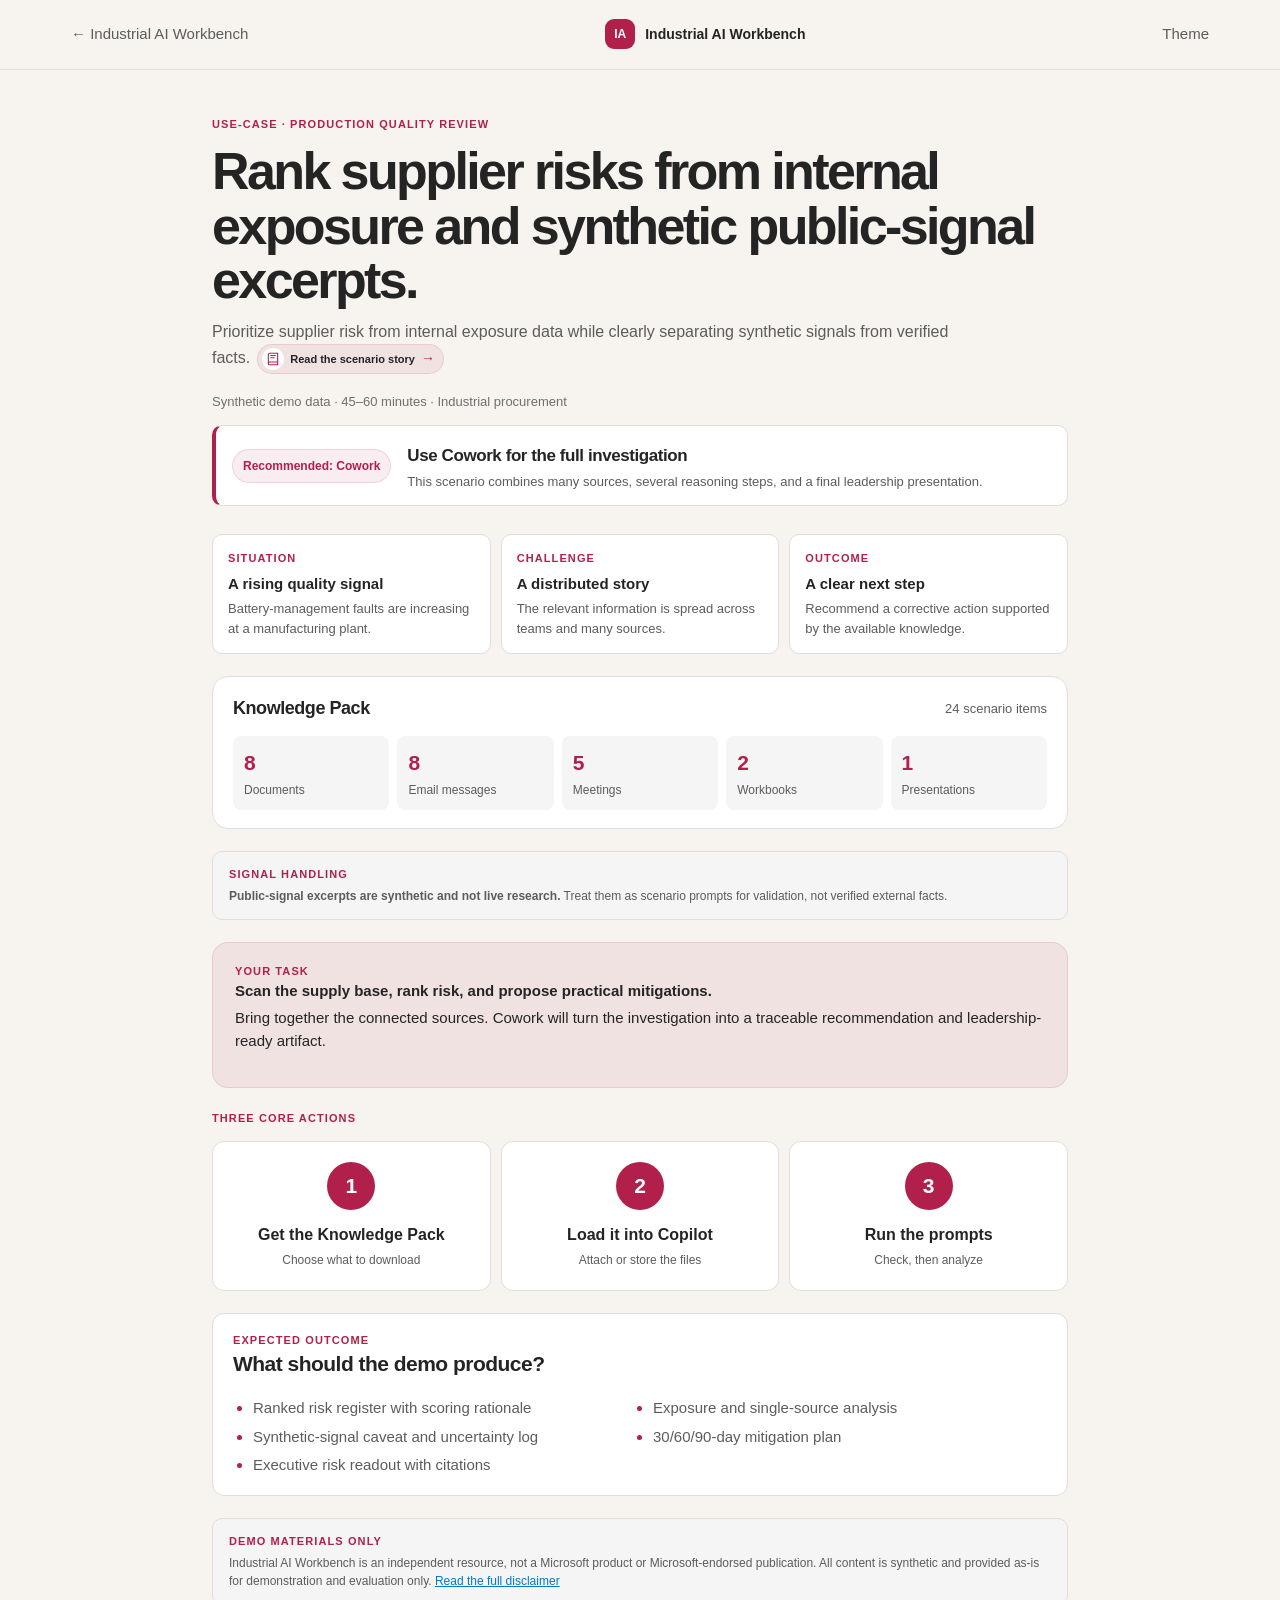
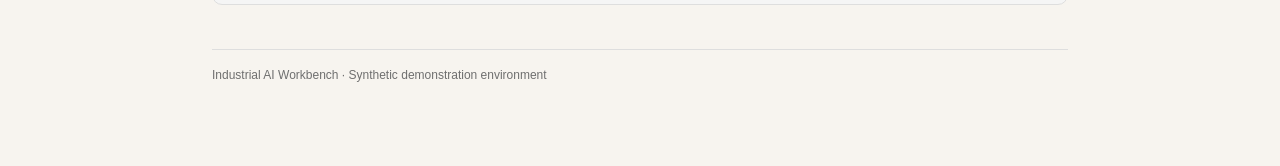
<file: workbench/scenarios/Supply-Base-Risk-Scan.html>
<!doctype html>
<html lang="en">
<head>
  <meta charset="UTF-8">
  <meta name="viewport" content="width=device-width, initial-scale=1">
  <title>Supply Base Risk Scan · Industrial AI Workbench</title>
  <script>
    (() => {
      const param = new URLSearchParams(window.location.search).get("scoutTheme");
      const theme =
        param || (window.matchMedia("(prefers-color-scheme: dark)").matches ? "dark" : "light");
      document.documentElement.setAttribute("data-theme", theme);
    })();
  </script>
  <style>
    :root {
      color-scheme: light;
      --cp-bg: #f7f4ef;
      --cp-bg-elevated: #fcfbf8;
      --cp-surface: #ffffff;
      --cp-surface-soft: #f5f5f5;
      --cp-border: #dedede;
      --cp-border-strong: #919191;
      --cp-text: #242424;
      --cp-text-muted: #5c5c5c;
      --cp-text-soft: #6f6f6f;
      --cp-accent: #b11f4b;
      --cp-accent-hover: #9a1a41;
      --cp-accent-soft: rgba(177, 31, 75, 0.08);
      --cp-accent-fg: #ffffff;
      --cp-success: #16a34a;
      --cp-danger: #dc2626;
      --cp-warning: #f59e0b;
      --cp-link: #0078d4;
      --cp-shadow: 0 18px 48px rgba(0, 0, 0, 0.12);
      --cp-overlay: rgba(255, 255, 255, 0.8);
      --cp-panel: rgba(255, 255, 255, 0.86);
      --cp-panel-strong: rgba(255, 255, 255, 0.96);
      --cp-sheen: rgba(255, 255, 255, 0.55);
      --cp-highlight: rgba(177, 31, 75, 0.12);
    }
    html[data-theme="dark"] {
      color-scheme: dark;
      --cp-bg: #3d3b3a;
      --cp-bg-elevated: #343231;
      --cp-surface: #292929;
      --cp-surface-soft: #2e2e2e;
      --cp-border: #474747;
      --cp-border-strong: #5f5f5f;
      --cp-text: #dedede;
      --cp-text-muted: #919191;
      --cp-text-soft: #b0b0b0;
      --cp-accent: #fd8ea1;
      --cp-accent-hover: #fb7b91;
      --cp-accent-soft: rgba(253, 142, 161, 0.14);
      --cp-accent-fg: #1a1a1a;
      --cp-success: #4ade80;
      --cp-danger: #f87171;
      --cp-warning: #fbbf24;
      --cp-link: #4da6ff;
      --cp-shadow: 0 18px 48px rgba(0, 0, 0, 0.32);
      --cp-overlay: rgba(41, 41, 41, 0.88);
      --cp-panel: rgba(41, 41, 41, 0.72);
      --cp-panel-strong: rgba(41, 41, 41, 0.96);
      --cp-sheen: rgba(255, 255, 255, 0.04);
      --cp-highlight: rgba(253, 142, 161, 0.12);
    }
    * { box-sizing: border-box; }
    body { margin: 0; background: var(--cp-bg); color: var(--cp-text); font: 15px/1.5 "Segoe UI", Aptos, Calibri, -apple-system, BlinkMacSystemFont, sans-serif; }
    button { font: inherit; }
    .topbar { align-items: center; border-bottom: 1px solid var(--cp-border); display: flex; justify-content: space-between; padding: 16px clamp(20px, 5vw, 72px); }
    .back-link, .theme-button { background: transparent; border: 0; color: var(--cp-text-muted); cursor: pointer; padding: 7px; text-decoration: none; }
    .back-link:hover, .theme-button:hover { color: var(--cp-accent); }
    .brand { align-items: center; display: flex; gap: 10px; }
    .brand-mark { align-items: center; background: var(--cp-accent); border-radius: 9px; color: var(--cp-accent-fg); display: flex; font-size: 12px; font-weight: 700; height: 30px; justify-content: center; width: 30px; }
    .brand-name { font-size: 14px; font-weight: 650; }
    .container { margin: 0 auto; max-width: 900px; padding: 46px 22px 70px; }
    .eyebrow { color: var(--cp-accent); font-size: 11px; font-weight: 700; letter-spacing: .1em; text-transform: uppercase; }
    h1, h2, h3, p { margin-top: 0; }
    h1 { font-size: clamp(34px, 6vw, 52px); letter-spacing: -.05em; line-height: 1.05; margin: 12px 0 12px; }
    h2 { font-size: 21px; letter-spacing: -.025em; }
    h3 { font-size: 15px; margin-bottom: 5px; }
    .intro { color: var(--cp-text-muted); font-size: 16px; max-width: 760px; }
    .hero-meta { color: var(--cp-text-soft); font-size: 13px; margin-top: 18px; }
    .context-grid { display: grid; gap: 10px; grid-template-columns: repeat(3, 1fr); margin-top: 28px; }
    .context-card { background: var(--cp-surface); border: 1px solid var(--cp-border); border-radius: 10px; padding: 15px; }
    .context-card h3 { margin: 6px 0 4px; }
    .context-card p { color: var(--cp-text-muted); font-size: 13px; margin-bottom: 0; }
    .surface-card { align-items: center; background: var(--cp-surface); border: 1px solid var(--cp-border); border-left: 4px solid var(--cp-accent); border-radius: 10px; display: flex; gap: 16px; margin-top: 14px; padding: 14px 16px; }
    .surface-card h2 { font-size: 17px; margin: 3px 0 3px; }
    .surface-card p { color: var(--cp-text-muted); font-size: 13px; margin: 0; }
    .surface-badge { background: var(--cp-accent-soft); border: 1px solid var(--cp-highlight); border-radius: 999px; color: var(--cp-accent); font-size: 12px; font-weight: 700; padding: 7px 10px; white-space: nowrap; }
    .story-launcher { align-items: center; background: var(--cp-accent-soft); border: 1px solid var(--cp-highlight); border-radius: 999px; color: var(--cp-text); cursor: pointer; display: inline-flex; gap: 6px; margin: 0 0 0 7px; max-width: 100%; padding: 3px 8px 3px 4px; text-align: left; vertical-align: middle; width: max-content; }
    .story-launcher:hover { border-color: var(--cp-accent); }
    .story-icon { align-items: center; background: var(--cp-surface); border-radius: 50%; color: var(--cp-accent); display: flex; height: 22px; justify-content: center; width: 22px; }
    .story-launcher strong { display: block; font-size: 11px; white-space: nowrap; }
    .story-launcher > span:nth-child(2) > span { display: none; }
    .story-arrow { color: var(--cp-accent); font-size: 14px; }
    .story-panel { align-items: center; background: var(--cp-overlay); display: flex; inset: 0; justify-content: center; padding: 22px; position: fixed; z-index: 10; }
    .story-panel[hidden] { display: none; }
    .story-dialog { background: var(--cp-surface); border: 1px solid var(--cp-border); border-radius: 16px; box-shadow: var(--cp-shadow); max-height: min(680px, 90vh); max-width: 650px; overflow: auto; padding: 26px 28px; position: relative; width: 100%; }
    .story-dialog h2 { margin: 5px 0 18px; }
    .story-close { background: transparent; border: 1px solid var(--cp-border); border-radius: 50%; color: var(--cp-text-muted); cursor: pointer; font-size: 18px; height: 30px; line-height: 1; position: absolute; right: 18px; top: 18px; width: 30px; }
    .story-close:hover { border-color: var(--cp-accent); color: var(--cp-accent); }
    .story-copy { color: var(--cp-text-muted); font-size: 15px; }
    .story-copy p { margin: 0 0 15px; }
    .story-copy p:last-child { margin-bottom: 0; }
    .modal-open { overflow: hidden; }
    .source-dashboard { background: var(--cp-surface); border: 1px solid var(--cp-border); border-radius: 16px; margin-top: 22px; padding: 18px 20px; }
    .source-header { align-items: center; display: flex; justify-content: space-between; margin-bottom: 14px; }
    .source-header h2 { font-size: 18px; margin: 0; }
    .source-total { color: var(--cp-text-muted); font-size: 13px; }
    .source-grid { display: grid; gap: 8px; grid-template-columns: repeat(5, 1fr); }
    .source-item { background: var(--cp-surface-soft); border-radius: 8px; padding: 11px; }
    .source-count { color: var(--cp-accent); font-size: 21px; font-weight: 700; letter-spacing: -.03em; }
    .source-label { color: var(--cp-text-muted); display: block; font-size: 12px; margin-top: 2px; }
    .task-card { background: var(--cp-accent-soft); border: 1px solid var(--cp-highlight); border-radius: 16px; margin-top: 22px; padding: 20px 22px; }
    .task p { color: var(--cp-text-muted); margin-bottom: 0; }
    .action-section { margin-top: 22px; }
    .core-actions { display: grid; gap: 10px; grid-template-columns: repeat(3, 1fr); margin-top: 14px; }
    .core-action { align-items: center; background: var(--cp-surface); border: 1px solid var(--cp-border); border-radius: 12px; color: var(--cp-text); cursor: pointer; display: flex; flex-direction: column; min-height: 150px; padding: 20px 12px; text-align: center; text-decoration: none; }
    .core-action:hover { border-color: var(--cp-accent); }
    .core-action:disabled { cursor: default; opacity: .72; }
    .core-action:disabled:hover { border-color: var(--cp-border); }
    .core-action-number { align-items: center; background: var(--cp-accent); border-radius: 50%; color: var(--cp-accent-fg); display: flex; font-size: 21px; font-weight: 700; height: 48px; justify-content: center; margin-bottom: 13px; width: 48px; }
    .core-action h3 { font-size: 16px; margin-bottom: 4px; }
    .core-action p { color: var(--cp-text-muted); font-size: 12px; margin: 0; }
    .action-panel { background: var(--cp-surface); border: 1px solid var(--cp-border); border-radius: 12px; margin-top: 12px; padding: 18px 20px; }
    .action-panel[hidden] { display: none; }
    .mode-switch { display: flex; gap: 10px; margin: 16px 0; }
    .mode-button { background: var(--cp-surface); border: 1px solid var(--cp-border); border-radius: 9px; color: var(--cp-text-muted); cursor: pointer; flex: 1; padding: 12px 14px; text-align: left; }
    .mode-button:hover, .mode-button.active { border-color: var(--cp-accent); }
    .mode-button strong { color: var(--cp-text); display: block; font-size: 14px; }
    .mode-button span { display: block; font-size: 12px; margin-top: 2px; }
    .steps { display: grid; gap: 10px; grid-template-columns: repeat(3, 1fr); margin-top: 20px; }
    .step { border-top: 1px solid var(--cp-border); padding-top: 14px; }
    .step-number { align-items: center; background: var(--cp-accent); border-radius: 50%; color: var(--cp-accent-fg); display: flex; font-size: 11px; font-weight: 700; height: 22px; justify-content: center; margin-bottom: 9px; width: 22px; }
    .step p { color: var(--cp-text-muted); font-size: 13px; margin-bottom: 0; }
    .button-row { display: flex; gap: 10px; margin-top: 20px; }
    .primary-button, .secondary-button { border-radius: .625rem; cursor: pointer; display: inline-block; font-weight: 650; padding: 10px 15px; text-decoration: none; }
    .primary-button { background: var(--cp-accent); border: 1px solid var(--cp-accent); color: var(--cp-accent-fg); }
    .primary-button:hover { background: var(--cp-accent-hover); border-color: var(--cp-accent-hover); }
    .secondary-button { background: var(--cp-surface); border: 1px solid var(--cp-border); color: var(--cp-text); }
    .secondary-button:hover { border-color: var(--cp-border-strong); }
    .mode-detail { border-top: 1px solid var(--cp-border); margin-top: 20px; padding-top: 18px; }
    .mode-detail[hidden] { display: none; }
    .mode-detail p, .mode-detail li { color: var(--cp-text-muted); font-size: 13px; }
    .mode-detail ol { display: grid; gap: 5px; margin: 8px 0 0; padding-left: 20px; }
    .folder-tree { background: var(--cp-surface-soft); border: 1px solid var(--cp-border); border-radius: 8px; color: var(--cp-text-muted); font: 12px/1.65 Consolas, "Courier New", Courier, monospace; margin-top: 12px; padding: 10px 12px; white-space: pre-line; }
    .download-grid { display: grid; gap: 8px; grid-template-columns: repeat(2, 1fr); margin-top: 16px; }
    .download-link { background: var(--cp-surface-soft); border: 1px solid var(--cp-border); border-radius: 8px; color: var(--cp-text); display: block; padding: 11px 12px; text-decoration: none; }
    .download-link:hover { border-color: var(--cp-accent); }
    .download-link strong { display: block; font-size: 13px; }
    .download-link span { color: var(--cp-text-muted); display: block; font-size: 11px; margin-top: 2px; }
    .small-note { color: var(--cp-text-soft); font-size: 12px; margin: 12px 0 0; }
    .prompt { background: var(--cp-accent-soft); border: 1px solid var(--cp-highlight); border-radius: 8px; margin-top: 10px; padding: 13px; }
    .prompt p { color: var(--cp-text); margin-bottom: 10px; }
    .copy-button { background: var(--cp-surface); border: 1px solid var(--cp-border); border-radius: 7px; color: var(--cp-text-muted); cursor: pointer; font-size: 12px; padding: 6px 9px; }
    .copy-button:hover { border-color: var(--cp-accent); color: var(--cp-accent); }
    .outcome-card { background: var(--cp-surface); border: 1px solid var(--cp-border); border-radius: 12px; margin-top: 22px; padding: 18px 20px; }
    .outcome-list { color: var(--cp-text-muted); display: grid; gap: 6px; grid-template-columns: 1fr 1fr; margin: 12px 0 0; padding-left: 20px; }
    .outcome-list li::marker { color: var(--cp-accent); }
    .disclaimer-card { background: var(--cp-surface-soft); border: 1px solid var(--cp-border); border-radius: 10px; margin-top: 22px; padding: 14px 16px; }
    .disclaimer-card p { color: var(--cp-text-muted); font-size: 12px; margin: 5px 0 0; }
    .disclaimer-card a { color: var(--cp-link); }
    .footer-note { border-top: 1px solid var(--cp-border); color: var(--cp-text-soft); font-size: 12px; margin-top: 44px; padding-top: 16px; }
    @media (max-width: 650px) { .container { padding: 34px 17px 55px; } .context-grid, .source-grid, .core-actions, .outcome-list { grid-template-columns: 1fr 1fr; } .surface-card { align-items: flex-start; flex-direction: column; gap: 8px; } .mode-switch, .steps { grid-template-columns: 1fr; flex-direction: column; } .button-row { flex-wrap: wrap; } }
    @media (max-width: 420px) { .context-grid, .source-grid, .outcome-list { grid-template-columns: 1fr; } }
  </style>
</head>
<body>
  <header class="topbar">
    <a class="back-link" href="../index.html">← Industrial AI Workbench</a>
    <div class="brand"><div class="brand-mark">IA</div><div class="brand-name">Industrial AI Workbench</div></div>
    <button class="theme-button" id="themeToggle" type="button">Theme</button>
  </header>

  <main class="container">
    <div class="eyebrow">Use-case · Production quality review</div>
    <h1>Rank supplier risks from internal exposure and synthetic public-signal excerpts.</h1>
    <p class="intro">Prioritize supplier risk from internal exposure data while clearly separating synthetic signals from verified facts.<button class="story-launcher" id="storyToggle" type="button" aria-expanded="false">
      <span class="story-icon" aria-hidden="true">
        <svg width="14" height="14" viewBox="0 0 24 24" fill="none" stroke="currentColor" stroke-width="1.8" stroke-linecap="round" stroke-linejoin="round"><path d="M4 19.5A2.5 2.5 0 0 1 6.5 17H20"/><path d="M6.5 2H20v20H6.5A2.5 2.5 0 0 1 4 19.5v-15A2.5 2.5 0 0 1 6.5 2Z"/><path d="M8 6h8M8 10h6"/></svg>
      </span>
      <span><strong>Read the scenario story</strong><span>Understand the situation before you begin</span></span>
      <span class="story-arrow" aria-hidden="true">→</span>
    </button></p>
    <div class="hero-meta">Synthetic demo data · 45–60 minutes · Industrial procurement</div>
    <section class="surface-card" aria-label="Recommended Copilot experience">
      <span class="surface-badge">Recommended: Cowork</span>
      <div><h2>Use Cowork for the full investigation</h2><p>This scenario combines many sources, several reasoning steps, and a final leadership presentation.</p></div>
    </section>
    <div class="story-panel" id="storyPanel" hidden>
      <section class="story-dialog" role="dialog" aria-modal="true" aria-labelledby="storyTitle">
        <button class="story-close" id="storyClose" type="button" aria-label="Close scenario story">×</button>
        <div class="eyebrow">The story behind the Knowledge Pack</div>
        <h2 id="storyTitle">How the evidence became a decision</h2>
        <div class="story-copy"><p>A fictional procurement team refreshes its supplier register and discovers concentrated exposure in a few critical relationships.</p><p>Helio has 18% of electronics spend and no qualified alternate. Kestrel has a hypothetical 21-day logistics recovery signal. Northwind has a nine-day buffer against a 14-week lead time.</p><p>Legal insists that the excerpts are labelled synthetic and not live research.</p><p>The executive readout ranks risks, shows uncertainty, and assigns 30/60/90-day mitigations.</p></div>
      </section>
    </div>

    <section class="context-grid" aria-label="Use-case context">
      <article class="context-card"><div class="eyebrow">Situation</div><h3>A rising quality signal</h3><p>Battery-management faults are increasing at a manufacturing plant.</p></article>
      <article class="context-card"><div class="eyebrow">Challenge</div><h3>A distributed story</h3><p>The relevant information is spread across teams and many sources.</p></article>
      <article class="context-card"><div class="eyebrow">Outcome</div><h3>A clear next step</h3><p>Recommend a corrective action supported by the available knowledge.</p></article>
    </section>

    <section class="source-dashboard" id="knowledge-sources" aria-label="Knowledge Pack">
      <div class="source-header"><h2>Knowledge Pack</h2><span class="source-total">24 scenario items</span></div>
      <div class="source-grid">
        <div class="source-item"><div class="source-count">8</div><span class="source-label">Documents</span></div>
        <div class="source-item"><div class="source-count">8</div><span class="source-label">Email messages</span></div>
        <div class="source-item"><div class="source-count">5</div><span class="source-label">Meetings</span></div>
        <div class="source-item"><div class="source-count">2</div><span class="source-label">Workbooks</span></div>
        <div class="source-item"><div class="source-count">1</div><span class="source-label">Presentations</span></div>
      </div>
    </section>

    <section class="disclaimer-card" aria-label="Synthetic public-signal notice"><div class="eyebrow">Signal handling</div><p><strong>Public-signal excerpts are synthetic and not live research.</strong> Treat them as scenario prompts for validation, not verified external facts.</p></section>

    <section class="task-card">
      <div class="eyebrow">Your task</div>
      <h3>Scan the supply base, rank risk, and propose practical mitigations.</h3>
      <p>Bring together the connected sources. Cowork will turn the investigation into a traceable recommendation and leadership-ready artifact.</p>
    </section>

    <section class="action-section" aria-label="Core actions">
      <div class="eyebrow">Three core actions</div>
      <div class="core-actions">
        <button class="core-action" id="knowledgeAction" type="button" aria-expanded="false">
          <div class="core-action-number">1</div>
          <h3>Get the Knowledge Pack</h3>
          <p>Choose what to download</p>
        </button>
        <button class="core-action" id="loadingAction" type="button" aria-expanded="false">
          <div class="core-action-number">2</div>
          <h3>Load it into Copilot</h3>
          <p>Attach or store the files</p>
        </button>
        <button class="core-action" id="promptAction" type="button" aria-expanded="false">
          <div class="core-action-number">3</div>
          <h3>Run the prompts</h3>
          <p>Check, then analyze</p>
        </button>
      </div>

      <div class="action-panel" id="knowledge-panel" hidden>
        <div class="eyebrow">Download the Knowledge Pack</div>
        <div class="download-grid">
          <a class="download-link" href="knowledge/supply-base-risk-scan/downloads/supply-base-risk-scan-knowledge-pack-complete.zip" download><strong>Complete Knowledge Pack</strong><span>Extracts to Supply Base Risk Scan/ · 24 items</span></a>
        </div>
        <p class="small-note">Download and extract the ZIP before moving to step 2.</p>
      </div>
      <div class="action-panel" id="loading-panel" hidden>
        <div class="eyebrow">Choose how to load the Knowledge Pack</div>
        <div class="mode-switch" role="tablist" aria-label="Knowledge loading options">
          <button class="mode-button active" type="button" role="tab" aria-selected="true" data-mode="attach"><strong>Attach files directly</strong><span>Fastest start</span></button>
          <button class="mode-button" type="button" role="tab" aria-selected="false" data-mode="cloud"><strong>Use OneDrive or SharePoint</strong><span>Realistic workspace</span></button>
        </div>
        <div class="mode-detail" id="attach-detail">
          <strong>Direct attachment</strong>
          <ol><li>Extract the downloaded Knowledge Pack.</li><li>Start a new Copilot or Cowork conversation.</li><li>Attach the files and run the knowledge check.</li></ol>
        </div>
        <div class="mode-detail" id="cloud-detail" hidden>
          <strong>OneDrive or SharePoint</strong>
          <ol><li>Extract the ZIP; it creates the <strong>Supply Base Risk Scan</strong> folder.</li><li>Upload that folder directly to OneDrive or SharePoint.</li><li>Wait until the files are available, then run the knowledge check.</li></ol>
          <div class="folder-tree">Supply Base Risk Scan/
├── Documents/
├── Emails/
├── Meetings/
├── Transcripts/
├── Notes/
├── Spreadsheets/
└── Presentations/</div>
        </div>
      </div>

      <div class="action-panel" id="prompt-panel" hidden>
        <div class="eyebrow">Prompt Pack</div>
        <div class="prompt"><p>Review the files I provided. List accessible documents, emails, meetings, notes, workbooks, presentations, and synthetic signal excerpts. Do not analyze yet; identify unavailable or incomplete sources.</p><button class="copy-button" type="button" data-copy="Review the files I provided. List accessible documents, emails, meetings, notes, workbooks, presentations, and synthetic signal excerpts. Do not analyze yet; identify unavailable or incomplete sources.">Copy knowledge check</button></div>
        <div class="prompt"><p>Use the internal register, exposure workbooks, stakeholder communications, meetings, and clearly labelled synthetic public-signal excerpts. Rank risks, distinguish internal facts from scenario signals, explain uncertainty, and create an executive readout with 30/60/90-day mitigations. State prominently that public-signal excerpts are synthetic and not live research.</p><button class="copy-button" type="button" data-copy="Use the internal register, exposure workbooks, stakeholder communications, meetings, and clearly labelled synthetic public-signal excerpts. Rank risks, distinguish internal facts from scenario signals, explain uncertainty, and create an executive readout with 30/60/90-day mitigations. State prominently that public-signal excerpts are synthetic and not live research.">Copy Cowork prompt</button></div>
      </div>
    </section>

    <section class="outcome-card">
      <div class="eyebrow">Expected outcome</div>
      <h2>What should the demo produce?</h2>
      <ul class="outcome-list">
        <li>Ranked risk register with scoring rationale</li>
        <li>Exposure and single-source analysis</li>
        <li>Synthetic-signal caveat and uncertainty log</li>
        <li>30/60/90-day mitigation plan</li>
        <li>Executive risk readout with citations</li>
      </ul>
    </section>

    <section class="disclaimer-card" aria-label="Demo disclaimer">
      <div class="eyebrow">Demo materials only</div>
      <p>Industrial AI Workbench is an independent resource, not a Microsoft product or Microsoft-endorsed publication. All content is synthetic and provided as-is for demonstration and evaluation only. <a href="DISCLAIMER.txt">Read the full disclaimer</a></p>
    </section>

    <p class="footer-note">Industrial AI Workbench · Synthetic demonstration environment</p>
  </main>
  <script>
    const modeButtons = [...document.querySelectorAll("[data-mode]")];
    modeButtons.forEach((button) => {
      button.addEventListener("click", () => {
        const mode = button.dataset.mode;
        modeButtons.forEach((item) => {
          const selected = item === button;
          item.classList.toggle("active", selected);
          item.setAttribute("aria-selected", String(selected));
        });
        document.getElementById("attach-detail").hidden = mode !== "attach";
        document.getElementById("cloud-detail").hidden = mode !== "cloud";
      });
    });
    const actionPanels = [
      ["knowledgeAction", "knowledge-panel"],
      ["loadingAction", "loading-panel"],
      ["promptAction", "prompt-panel"]
    ];
    actionPanels.forEach(([buttonId, panelId]) => {
      document.getElementById(buttonId).addEventListener("click", () => {
        const panel = document.getElementById(panelId);
        const shouldOpen = panel.hidden;
        actionPanels.forEach(([otherButtonId, otherPanelId]) => {
          document.getElementById(otherPanelId).hidden = true;
          document.getElementById(otherButtonId).setAttribute("aria-expanded", "false");
        });
        if (shouldOpen) {
          panel.hidden = false;
          document.getElementById(buttonId).setAttribute("aria-expanded", "true");
          panel.scrollIntoView({ behavior: "smooth", block: "nearest" });
        }
      });
    });
    document.querySelectorAll("[data-copy]").forEach((button) => {
      button.addEventListener("click", async () => {
        if (!navigator.clipboard) {
          button.textContent = "Copy unavailable";
          return;
        }
        await navigator.clipboard.writeText(button.dataset.copy);
        button.textContent = "Copied";
        window.setTimeout(() => { button.textContent = "Copy prompt"; }, 1400);
      });
    });
    document.getElementById("themeToggle").addEventListener("click", () => {
      const nextTheme = document.documentElement.dataset.theme === "dark" ? "light" : "dark";
      document.documentElement.dataset.theme = nextTheme;
    });
    document.getElementById("storyToggle").addEventListener("click", (event) => {
      const panel = document.getElementById("storyPanel");
      panel.hidden = false;
      document.body.classList.add("modal-open");
      event.currentTarget.setAttribute("aria-expanded", "true");
      document.getElementById("storyClose").focus();
    });
    const closeStory = () => {
      document.getElementById("storyPanel").hidden = true;
      document.body.classList.remove("modal-open");
      document.getElementById("storyToggle").setAttribute("aria-expanded", "false");
      document.getElementById("storyToggle").focus();
    };
    document.getElementById("storyClose").addEventListener("click", closeStory);
    document.getElementById("storyPanel").addEventListener("click", (event) => {
      if (event.target.id === "storyPanel") closeStory();
    });
    document.addEventListener("keydown", (event) => {
      if (event.key === "Escape" && !document.getElementById("storyPanel").hidden) closeStory();
    });
  </script>
</body>
</html>
</file>
<file: styles/agentstory.css>
:root {
      color-scheme: light;
      --cp-bg: #f7f4ef;
      --cp-bg-elevated: #fcfbf8;
      --cp-surface: #ffffff;
      --cp-surface-soft: #f5f5f5;
      --cp-border: #dedede;
      --cp-border-strong: #919191;
      --cp-text: #242424;
      --cp-text-muted: #5c5c5c;
      --cp-text-soft: #6f6f6f;
      --cp-accent: #b11f4b;
      --cp-accent-hover: #9a1a41;
      --cp-accent-soft: rgba(177, 31, 75, 0.08);
      --cp-accent-fg: #ffffff;
      --cp-link: #0078d4;
      --cp-shadow: 0 18px 48px rgba(0, 0, 0, 0.12);
      --cp-overlay: rgba(255, 255, 255, 0.8);
      --cp-panel: rgba(255, 255, 255, 0.86);
      --cp-panel-strong: rgba(255, 255, 255, 0.96);
      --cp-sheen: rgba(255, 255, 255, 0.55);
      /* Color-coded prompt parts used by the prompt-showdown scene */
      --showdown-goal: #0078d4;
      --showdown-context: #8a4fd1;
      --showdown-source: #16a34a;
      --showdown-expectation: #b45309;
    }
    html[data-theme="dark"] {
      color-scheme: dark;
      --cp-bg: #3d3b3a;
      --cp-bg-elevated: #343231;
      --cp-surface: #292929;
      --cp-surface-soft: #2e2e2e;
      --cp-border: #474747;
      --cp-border-strong: #5f5f5f;
      --cp-text: #dedede;
      --cp-text-muted: #919191;
      --cp-text-soft: #b0b0b0;
      --cp-accent: #fd8ea1;
      --cp-accent-hover: #fb7b91;
      --cp-accent-soft: rgba(253, 142, 161, 0.14);
      --cp-accent-fg: #1a1a1a;
      --cp-link: #4da6ff;
      --cp-shadow: 0 18px 48px rgba(0, 0, 0, 0.32);
      --cp-overlay: rgba(41, 41, 41, 0.88);
      --cp-panel: rgba(41, 41, 41, 0.72);
      --cp-panel-strong: rgba(41, 41, 41, 0.96);
      --cp-sheen: rgba(255, 255, 255, 0.04);
      --showdown-goal: #4da6ff;
      --showdown-context: #c088ff;
      --showdown-source: #4ade80;
      --showdown-expectation: #fbbf24;
    }
    html[data-theme="dark"][data-palette="workscape"] {
      --cp-bg: #20211f;
      --cp-bg-elevated: #191a18;
      --cp-surface: #111210;
      --cp-surface-soft: #1d1f1b;
      --cp-border: #3f423b;
      --cp-border-strong: #73776d;
      --cp-text: #f2f2ed;
      --cp-text-muted: #a6a89f;
      --cp-text-soft: #d4d5cf;
      --cp-accent: #cdd365;
      --cp-accent-hover: #cdd365;
      --cp-accent-soft: rgba(167, 188, 87, 0.16);
      --cp-accent-fg: #0e0f0d;
      --cp-link: #bdc997;
      --cp-overlay: rgba(17, 18, 16, 0.9);
      --cp-panel: rgba(29, 31, 27, 0.8);
      --cp-panel-strong: rgba(17, 18, 16, 0.96);
      --cp-sheen: rgba(242, 242, 237, 0.045);
    }

    * { box-sizing: border-box; }
    html { background: var(--cp-bg); overflow: hidden; }
    body {
      margin: 0;
      background: color-mix(in srgb, var(--cp-surface) 12%, var(--cp-accent-fg));
      color: var(--cp-text);
      font-family: "Segoe UI", Aptos, Calibri, -apple-system, BlinkMacSystemFont, sans-serif;
      overflow: hidden;
    }

    /* Cinema Viewport */
    .cinema {
      position: fixed;
      inset: 0;
      overflow: hidden;
      background: color-mix(in srgb, var(--cp-surface) 12%, var(--cp-accent-fg));
      color: var(--cp-text);
      user-select: none;
    }
    .cinema::before {
      position: absolute;
      inset: 0;
      z-index: 20;
      background-image: repeating-radial-gradient(circle at 17% 23%, var(--cp-sheen) 0 1px, transparent 1px 4px);
      background-size: 5px 5px;
      content: "";
      opacity: .14;
      pointer-events: none;
    }
    .cinema-canvas {
      position: absolute;
      inset: 0;
      z-index: 1;
      width: 100%;
      height: 100%;
      pointer-events: none;
    }

    .cinema-vignette {
      position: absolute;
      inset: 0;
      z-index: 2;
      background: radial-gradient(circle at 50% 45%, transparent 0 36%, var(--cp-overlay) 100%);
      opacity: .38;
      pointer-events: none;
    }

    .cinema-stage {
      position: absolute;
      inset: 0;
      z-index: 3;
    }

    /* Scenes */
    .scene {
      position: absolute;
      inset: 0;
      display: grid;
      align-items: center;
      padding: clamp(3rem, 7vw, 8rem);
      opacity: 0;
      visibility: hidden;
      transform: translate3d(0, 10vh, 0) scale(.82);
      transition: opacity 700ms ease, transform 1100ms cubic-bezier(.16, 1, .3, 1), visibility 0s linear 1100ms;
      z-index: 3;
    }
    .scene[data-state="active"] {
      opacity: 1;
      visibility: visible;
      transform: translate3d(0, 0, 0) scale(1);
      transition-delay: 0s;
    }
    .scene[data-state="past"] {
      opacity: 0;
      visibility: hidden;
      transform: translate3d(-12vw, 0, 0) scale(1.7);
    }

    .scene-backdrop {
      position: absolute;
      inset: 0;
      width: 100%;
      height: 100%;
      object-fit: cover;
      object-position: center 42%;
      filter: grayscale(.55) brightness(.4) contrast(1.08);
      opacity: .24;
      pointer-events: none;
    }

    .scene-content {
      position: relative;
      z-index: 4;
      width: min(100%, 92rem);
      margin: auto;
    }

    .scene-kicker {
      display: inline-flex;
      width: max-content;
      margin: 0 0 clamp(.55rem, 1.1vh, .85rem) !important;
      padding: .42rem .68rem .38rem;
      border-radius: .22rem;
      background: var(--cp-accent);
      color: var(--cp-accent-fg);
      box-shadow: 0 0 1.4rem var(--cp-accent-soft);
      font-size: clamp(1rem, 1.35vw, 1.45rem);
      font-weight: 650;
      line-height: 1.15;
      text-transform: uppercase;
    }

    .scene h1, .scene h2, .scene p {
      margin: 0;
      letter-spacing: 0;
    }

    .scene h1 {
      max-width: 12ch;
      font-size: clamp(3.3rem, 8.4vw, 9.8rem);
      font-weight: 650;
      line-height: .88;
    }

    .scene h2 {
      max-width: 13ch;
      font-size: clamp(3rem, 7.3vw, 8.3rem);
      font-weight: 620;
      line-height: .91;
    }
    .scene[data-layout="cover"] h1 { max-width: 12ch; font-size: clamp(4.5rem, 10.5vw, 12rem); line-height: .78; }
    .scene[data-layout="cover"] .scene-subtitle { font-size: clamp(1.15rem, 1.7vw, 1.65rem); line-height: 1.3; }
    .scene .accent { color: var(--cp-accent); }

    .scene-subtitle {
      max-width: 40rem;
      margin-top: clamp(1.75rem, 3.5vh, 3rem) !important;
      color: var(--cp-text-soft);
      font-size: clamp(1.35rem, 2vw, 2.1rem);
      font-weight: 420;
      line-height: 1.3;
    }
    .scene-detail {
      margin-top: 1.5rem !important;
      color: var(--cp-text-muted);
    }

    /* Stage layout: header pinned to the top, bespoke visual fills the remaining space */
    .scene[data-layout="stage"] { display: flex; flex-direction: column; align-items: stretch; padding: clamp(2.25rem, 4vw, 4rem) clamp(2rem, 5vw, 6rem) clamp(3rem, 6vh, 5rem); }
    .scene[data-layout="stage"] .scene-content { display: flex; flex-direction: column; width: 100%; height: 100%; max-width: none; margin: 0; }
    .scene[data-layout="stage"] .scene-header { flex: 0 0 auto; max-width: 58rem; }
    .scene[data-layout="stage"] h2 { max-width: 18ch; font-size: clamp(2.5rem, 5.4vw, 6rem); line-height: .91; }
    .scene[data-layout="stage"] .scene-subtitle { margin-top: .75rem !important; font-size: clamp(1.15rem, 1.7vw, 1.65rem); max-width: 48rem; line-height: 1.3; }
    .scene-stage { position: relative; flex: 1; min-height: 0; margin-top: clamp(1.5rem, 3.2vh, 3rem); }
    .scene-stage-section-morph { display: grid; place-items: center; height: 100%; margin-top: 0; }
    .section-morph-title { width: 100%; margin: 0; color: var(--cp-text); font-size: clamp(1.35rem, 5.6vw, 7.5rem); font-weight: 650; line-height: 1; text-align: center; white-space: nowrap; opacity: 0; }
    .scene[data-state="active"] .section-morph-title { animation: section-morph-in 1250ms cubic-bezier(.16, 1, .3, 1) both; }
    .section-morph-title span { display: inline; }
    @keyframes section-morph-in { from { opacity: 0; filter: blur(16px); letter-spacing: .08em; transform: scale(.88) translateY(1.25rem); } 68% { opacity: 1; filter: blur(0); } to { opacity: 1; filter: blur(0); letter-spacing: 0; transform: scale(1) translateY(0); } }
    .stage-label { position: relative; z-index: 1; margin: 0 0 .5rem; color: var(--cp-text-muted); font-size: .7rem; font-weight: 750; letter-spacing: .06em; text-transform: uppercase; }
    .stage-node { border: 1px solid var(--cp-border); background: color-mix(in srgb, var(--cp-panel-strong) 88%, transparent); }
    .stage-node strong { display: block; font-size: clamp(.92rem, 1.2vw, 1.15rem); }
    .stage-node span { display: block; margin-top: .3rem; color: var(--cp-text-muted); font-size: .8rem; line-height: 1.4; }

    /* Console: live prompt-iteration mockup */
    .scene-stage-console { display: flex; flex-direction: column; justify-content: center; height: 100%; padding: clamp(1.5rem, 3vw, 2.5rem); border: 1px solid var(--cp-border-strong); border-radius: .5rem; background: #111; box-shadow: var(--cp-shadow); font-family: "SFMono-Regular", Menlo, Consolas, monospace; }
    .console-bar { display: flex; gap: .4rem; margin-bottom: 1.25rem; }
    .console-bar span { width: .65rem; height: .65rem; border-radius: 50%; background: #4b4b4b; }
    .console-line { display: flex; gap: .75rem; padding: .9rem 0; border-top: 1px dashed #383838; color: #e6e6e6; font-size: clamp(.85rem, 1.15vw, 1.05rem); line-height: 1.55; }
    .console-line:first-of-type { border-top: 0; }
    .console-line b { flex: 0 0 auto; color: var(--cp-accent); }
    .console-line.weak b { color: #f59e0b; }
    .console-line.strong b { color: #4ade80; }
    .console-note { margin-top: 1.25rem; color: #9c9c9c; font-size: .78rem; }

    /* Duel: two contrasting outcome paths */
    .scene-stage-duel { display: grid; grid-template-columns: 1fr auto 1fr; align-items: stretch; gap: 1.25rem; height: 100%; }
    .duel-side { display: flex; flex-direction: column; justify-content: center; gap: .5rem; padding: 2rem; border-radius: .5rem; }
    .duel-side.muted { border: 1px solid var(--cp-border); background: var(--cp-surface-soft); }
    .duel-side.accent { border: 1px solid var(--cp-accent); background: var(--cp-accent-soft); }
    .duel-side strong { font-size: clamp(1.05rem, 1.6vw, 1.5rem); }
    .duel-side span { margin-top: .4rem; color: var(--cp-text-muted); font-size: clamp(.85rem, 1.1vw, 1rem); line-height: 1.5; }
    .duel-vs { align-self: center; color: var(--cp-text-muted); font-size: .8rem; font-weight: 750; }

    /* Prompt showdown stage shell: structural only. The full Copilot-chat
       presentation (panes, bubbles, legend, timing) lives in
       agentstory-modern.css, mirroring the agent-first-build chat demo. */
    .scene-stage-prompt-showdown { display: flex; align-items: center; height: 100%; }

    /* Mega prompt: a full-length, realistic agent instruction set */
    .scene-stage-mega-prompt { display: flex; flex-direction: column; justify-content: center; gap: 1rem; height: 100%; }
    .mega-prompt-card { max-height: min(62vh, 38rem); overflow-y: auto; border: 1px solid var(--cp-border-strong); border-radius: .6rem; background: #111; box-shadow: var(--cp-shadow); }
    .mega-prompt-toolbar { position: sticky; top: 0; z-index: 1; display: flex; align-items: center; gap: .9rem; padding: .85rem 1.1rem; border-bottom: 1px solid #2b2b2b; background: #151515; }
    .mega-prompt-label { color: #e6e6e6; font-size: .78rem; font-weight: 700; letter-spacing: .03em; }
    .mega-prompt-count { margin-left: auto; color: var(--cp-accent); font-size: .72rem; font-weight: 750; letter-spacing: .05em; text-transform: uppercase; }
    .mega-prompt-body { padding: 1.1rem 1.4rem 1.4rem; font-family: "SFMono-Regular", Menlo, Consolas, monospace; font-size: clamp(.78rem, .95vw, .92rem); line-height: 1.7; }
    .mega-prompt-line { margin: 0; color: #e6e6e6; }
    .mega-prompt-line.is-blank { height: .9em; }
    .mega-prompt-caption { margin: 0; color: var(--cp-text-muted); font-size: .9rem; text-align: center; }

    /* Failure modes: editorial diagnosis spread */
    .scene-stage-failure-modes { display: grid; align-items: start; height: 100%; }
    .failure-modes-grid { display: grid; grid-template-columns: repeat(3, minmax(0, 1fr)); gap: clamp(1rem, 2vw, 1.5rem); align-items: stretch; }
    .failure-mode-card { position: relative; display: grid; grid-template-rows: auto auto auto; align-content: center; justify-items: center; min-width: 0; min-height: clamp(14rem, 34vh, 18rem); padding: clamp(1.5rem, 2.5vw, 2.25rem); overflow: hidden; border: 1px solid var(--cp-border); border-radius: .5rem; background: color-mix(in srgb, var(--cp-panel-strong) 92%, transparent); box-shadow: 0 1rem 2.5rem rgba(0, 0, 0, .16); text-align: center; }
    .failure-mode-card::before { position: absolute; inset: 0 0 auto; height: 3px; background: var(--card-accent, var(--cp-accent)); content: ""; }
    .failure-mode-number { display: grid; place-items: center; justify-self: center; width: clamp(3.75rem, 5vw, 4.75rem); aspect-ratio: 1; border: 1px solid var(--card-accent, var(--cp-accent)); border-radius: 50%; background: color-mix(in srgb, var(--card-accent, var(--cp-accent)) 18%, transparent); color: var(--card-accent, var(--cp-accent)); font-size: clamp(1.2rem, 1.7vw, 1.65rem); font-weight: 750; }
    .failure-mode-card h3 { margin: clamp(1rem, 2vh, 1.35rem) 0 0; color: var(--cp-text); font-size: clamp(1.35rem, 1.9vw, 1.8rem); line-height: 1.05; }
    .failure-mode-card p { max-width: 29ch; margin: .65rem 0 0 !important; color: var(--cp-text-muted); font-size: clamp(.84rem, 1vw, .98rem); font-weight: 480; line-height: 1.45; }
    @media (min-width: 701px) {
      .scene[data-scene-id="s1-failure-2"] .failure-modes-grid { grid-template-columns: repeat(2, minmax(0, 1fr)); }
      .scene[data-scene-id="s1-failure-2"] .failure-mode-card { min-height: clamp(10rem, 22vh, 12rem); }
      .scene[data-scene-id="s1-failure-2"] .failure-mode-card:nth-child(3) { grid-column: 1 / -1; justify-self: center; width: calc(50% - clamp(.5rem, 1vw, .75rem)); }
    }
    .scene-stage-prompt-anatomy { display: grid; align-items: start; height: 100%; }
    .prompt-anatomy-grid { grid-template-columns: repeat(2, minmax(0, 1fr)); }
    .prompt-anatomy-card { display: block; min-height: clamp(10rem, 22vh, 12rem); padding: 0; cursor: pointer; perspective: 80rem; }
    .prompt-anatomy-card:focus-visible { outline: 3px solid var(--card-accent); outline-offset: 3px; }
    .prompt-anatomy-inner { position: absolute; inset: 0; transform-style: preserve-3d; transition: transform 600ms cubic-bezier(.16, 1, .3, 1); }
    .prompt-anatomy-card.is-flipped .prompt-anatomy-inner { transform: rotateY(180deg); }
    .prompt-anatomy-face { position: absolute; inset: 0; display: grid; align-content: center; justify-items: center; padding: clamp(1rem, 1.8vw, 1.6rem); border-radius: inherit; background: color-mix(in srgb, var(--cp-panel-strong) 96%, transparent); backface-visibility: hidden; -webkit-backface-visibility: hidden; }
    .prompt-anatomy-front > p { max-width: 44ch; }
    .prompt-anatomy-hint { position: absolute; top: .8rem; right: 1rem; display: flex; align-items: center; gap: .5rem; color: var(--card-accent); font-size: .68rem; font-weight: 750; text-transform: uppercase; }
    .prompt-anatomy-hint strong { display: grid; place-items: center; width: 1.65rem; aspect-ratio: 1; border: 1px solid var(--card-accent); border-radius: 50%; background: color-mix(in srgb, var(--card-accent) 16%, transparent); font-size: 1rem; line-height: 1; animation: prompt-anatomy-hint-pulse 2.4s ease-in-out 2; }
    @keyframes prompt-anatomy-hint-pulse { 0%, 100% { box-shadow: 0 0 0 0 transparent; transform: scale(1); } 50% { box-shadow: 0 0 0 .35rem color-mix(in srgb, var(--card-accent) 18%, transparent); transform: scale(1.06); } }
    .prompt-anatomy-back { grid-template-rows: auto auto 1fr auto; align-content: stretch; justify-items: stretch; gap: .55rem; text-align: left; transform: rotateY(180deg); }
    .prompt-anatomy-back-heading { display: flex; align-items: center; gap: .75rem; }
    .prompt-anatomy-back-heading .failure-mode-number { justify-self: auto; width: 2.65rem; font-size: 1rem; }
    .prompt-anatomy-back h3 { margin: 0; color: var(--cp-text); font-size: clamp(1.2rem, 1.7vw, 1.55rem); }
    .prompt-anatomy-card .prompt-anatomy-tagline,
    .prompt-anatomy-card .prompt-anatomy-example { max-width: none; margin: 0 !important; color: var(--card-accent); font-size: clamp(.72rem, .9vw, .86rem); font-style: italic; font-weight: 650; line-height: 1.3; }
    .prompt-anatomy-back ul { display: grid; align-content: center; gap: .25rem; margin: 0; padding-left: 1.2rem; color: var(--cp-text-soft); font-size: clamp(.72rem, .9vw, .86rem); line-height: 1.3; }
    .prompt-anatomy-back li::marker { color: var(--card-accent); }
    .prompt-anatomy-flyout[hidden] { display: none; }
    .prompt-anatomy-flyout { position: fixed; inset: 0; z-index: 45; display: grid; place-items: center; padding: clamp(2rem, 6vw, 6rem); background: color-mix(in srgb, var(--cp-accent-fg) 78%, transparent); backdrop-filter: blur(10px); opacity: 0; transition: opacity 240ms ease; }
    .prompt-anatomy-flyout.is-open { opacity: 1; }
    .prompt-anatomy-flyout-panel { position: relative; width: min(88vw, 64rem); min-height: min(56vh, 30rem); max-height: 78vh; padding: clamp(2rem, 4vw, 4rem); overflow: auto; border: 1px solid color-mix(in srgb, var(--card-accent) 72%, var(--cp-border)); border-top: 5px solid var(--card-accent); border-radius: .5rem; background: color-mix(in srgb, var(--card-accent) 10%, var(--cp-panel-strong)); box-shadow: 0 2rem 6rem rgba(0, 0, 0, .48); opacity: 0; transform: translateY(1rem) scale(.94); transition: opacity 300ms ease, transform 420ms cubic-bezier(.16, 1, .3, 1); }
    .prompt-anatomy-flyout.is-open .prompt-anatomy-flyout-panel { opacity: 1; transform: translateY(0) scale(1); }
    .prompt-anatomy-flyout-close { position: absolute; top: 1rem; right: 1rem; display: grid; place-items: center; width: 2.75rem; aspect-ratio: 1; border: 1px solid color-mix(in srgb, var(--card-accent) 65%, var(--cp-border)); border-radius: 50%; background: var(--cp-surface); color: var(--cp-text); font-size: 1.8rem; line-height: 1; cursor: pointer; }
    .prompt-anatomy-flyout-close:hover,
    .prompt-anatomy-flyout-close:focus-visible { border-color: var(--card-accent); color: var(--card-accent); outline: none; }
    .prompt-anatomy-flyout-content { display: grid; grid-template-rows: auto auto 1fr auto; gap: clamp(1rem, 2.5vh, 1.75rem); min-height: min(42vh, 22rem); }
    .prompt-anatomy-flyout-content .prompt-anatomy-back-heading { gap: 1.25rem; padding-right: 3rem; }
    .prompt-anatomy-flyout-content .failure-mode-number { width: clamp(4rem, 6vw, 5.5rem); font-size: clamp(1.4rem, 2.4vw, 2.1rem); }
    .prompt-anatomy-flyout-content h3 { margin: 0; color: var(--cp-text); font-size: clamp(2.4rem, 5vw, 4.8rem); line-height: .95; }
    .prompt-anatomy-flyout-content .prompt-anatomy-tagline,
    .prompt-anatomy-flyout-content .prompt-anatomy-example { max-width: none; margin: 0 !important; color: var(--card-accent); font-size: clamp(1.05rem, 1.7vw, 1.45rem); font-style: italic; font-weight: 650; line-height: 1.35; }
    .prompt-anatomy-flyout-content ul { display: grid; align-content: center; gap: .65rem; margin: 0; padding-left: 1.5rem; color: var(--cp-text); font-size: clamp(1.05rem, 1.6vw, 1.4rem); line-height: 1.35; }
    .prompt-anatomy-flyout-content li::marker { color: var(--card-accent); }
    @media (max-width: 700px) {
      .scene-stage-failure-modes { height: auto; min-height: 0; margin-top: 1.25rem; }
      .failure-modes-grid { grid-template-columns: 1fr; gap: 1rem; }
      .failure-mode-card { grid-template-columns: 3rem minmax(0, 1fr); grid-template-rows: auto auto; column-gap: 1rem; justify-items: start; min-height: 0; padding: .9rem 1rem; border: 1px solid var(--cp-border); border-radius: .5rem; background: color-mix(in srgb, var(--cp-panel-strong) 90%, transparent); box-shadow: none; text-align: left; }
      .failure-mode-card::before { display: none; }
      .failure-mode-number { grid-row: 1 / 3; width: 3rem; align-self: center; font-size: 1.05rem; }
      .failure-mode-card h3 { margin: 0; font-size: 1.25rem; }
      .failure-mode-card p { margin-top: .3rem !important; font-size: .76rem; line-height: 1.35; }
      .scene-stage-prompt-anatomy { height: auto; min-height: 0; margin-top: 1.25rem; }
      .prompt-anatomy-grid { grid-template-columns: 1fr; }
      .prompt-anatomy-card { display: block; min-height: 6.625rem; padding: 0; }
      .prompt-anatomy-face { padding: .5rem .75rem 1.55rem; }
      .prompt-anatomy-front { grid-template-columns: 3rem minmax(0, 1fr); grid-template-rows: auto auto; column-gap: 1rem; justify-items: start; text-align: left; }
      .prompt-anatomy-front > p { max-width: 29ch; }
      .prompt-anatomy-hint { top: auto; right: .7rem; bottom: .1rem; gap: .35rem; font-size: .52rem; }
      .prompt-anatomy-hint strong { width: 1.25rem; font-size: .75rem; }
      .prompt-anatomy-back { gap: .15rem; }
      .prompt-anatomy-back-heading { gap: .4rem; }
      .prompt-anatomy-back-heading .failure-mode-number { width: 1.75rem; font-size: .7rem; }
      .prompt-anatomy-back h3 { font-size: .88rem; }
      .prompt-anatomy-card .prompt-anatomy-tagline,
      .prompt-anatomy-card .prompt-anatomy-example,
      .prompt-anatomy-back ul { font-size: .54rem; line-height: 1.12; }
      .prompt-anatomy-back ul { grid-template-columns: repeat(2, minmax(0, 1fr)); align-content: center; column-gap: .8rem; row-gap: .08rem; padding-left: .75rem; }
      .prompt-anatomy-flyout { padding: 1rem; }
      .prompt-anatomy-flyout-panel { width: 100%; min-height: 29rem; max-height: 78vh; padding: 3.5rem 1.35rem 1.5rem; }
      .prompt-anatomy-flyout-close { top: .75rem; right: .75rem; width: 2.4rem; }
      .prompt-anatomy-flyout-content { gap: 1rem; min-height: 23rem; }
      .prompt-anatomy-flyout-content .failure-mode-number { width: 3.5rem; font-size: 1.2rem; }
      .prompt-anatomy-flyout-content h3 { font-size: clamp(2rem, 10vw, 3rem); }
      .prompt-anatomy-flyout-content .prompt-anatomy-tagline,
      .prompt-anatomy-flyout-content .prompt-anatomy-example { font-size: clamp(.95rem, 4vw, 1.1rem); }
      .prompt-anatomy-flyout-content ul { gap: .5rem; font-size: clamp(.95rem, 3.8vw, 1.05rem); }
    }

    /* Annotated prompt: a full prompt with hover/tap-revealed GCSE callouts */
    .scene-stage-annotated-prompt { position: relative; display: grid; align-items: center; justify-items: center; height: 100%; padding: clamp(1rem, 3vh, 2rem) 0; }
    .annotated-prompt { position: relative; width: 100%; max-width: 74rem; margin-top: clamp(-3rem, -4vh, -1.25rem); padding: clamp(6.5rem, 16vh, 8rem) clamp(1rem, 3vw, 2rem); }
    .annotated-prompt-text { position: relative; z-index: 1; margin: 0 auto; padding: clamp(1.5rem, 2.6vw, 2.5rem) clamp(1.75rem, 3vw, 2.75rem); border: 1px solid var(--cp-border); border-radius: .75rem; background: color-mix(in srgb, var(--cp-panel-strong) 92%, transparent); box-shadow: 0 1.25rem 3rem rgba(0, 0, 0, .2); color: var(--cp-text); font-size: clamp(1.3rem, 2.15vw, 1.9rem); font-weight: 560; line-height: 1.9; text-align: left; }
    .annotated-prompt-part { position: relative; padding: .1em .18em; background: color-mix(in srgb, var(--part-color) 30%, transparent); border-radius: .3rem; box-decoration-break: clone; -webkit-box-decoration-break: clone; cursor: pointer; transition: background-color 200ms ease; }
    .annotated-prompt-part:hover,
    .annotated-prompt-part:focus-visible,
    .annotated-prompt-part.is-active { background: color-mix(in srgb, var(--part-color) 48%, transparent); outline: none; }
    .annotated-prompt-callouts { position: absolute; inset: 0; z-index: 2; pointer-events: none; }
    .annotated-prompt-callout { position: absolute; display: flex; flex-direction: column; gap: .45rem; width: max-content; max-width: min(22rem, 40vw); opacity: 0; transition: opacity 220ms ease; }
    .annotated-prompt-callout:not([hidden]) { opacity: 1; }
    .annotated-prompt-callout[data-quadrant="top-left"] { top: 0; left: 0; align-items: flex-start; text-align: left; }
    .annotated-prompt-callout[data-quadrant="top-right"] { top: 0; right: 0; align-items: flex-end; text-align: right; }
    .annotated-prompt-callout[data-quadrant="bottom-left"] { bottom: 0; left: 0; align-items: flex-start; text-align: left; }
    .annotated-prompt-callout[data-quadrant="bottom-right"] { bottom: 0; right: 0; align-items: flex-end; text-align: right; }
    .annotated-prompt-callout-label { padding: .4rem 1.25rem; border: 1.5px solid var(--part-color); border-radius: 999px; background: color-mix(in srgb, var(--part-color) 12%, var(--cp-panel-strong)); color: var(--part-color); font-size: clamp(.85rem, 1.1vw, 1.05rem); font-weight: 750; }
    .annotated-prompt-callout-question { margin: 0; color: var(--cp-text); font-size: clamp(.82rem, 1vw, .95rem); line-height: 1.35; }
    .annotated-prompt-callout-question strong { color: var(--cp-text); }
    .annotated-prompt-arrows { position: absolute; inset: 0; z-index: 1; overflow: visible; opacity: 0; pointer-events: none; transition: opacity 220ms ease; }
    .annotated-prompt-arrows.is-visible { opacity: 1; }
    .annotated-prompt-arrow-path { fill: none; stroke-width: 2; stroke-linecap: round; }
    @media (max-width: 900px) {
      .annotated-prompt-callout { max-width: min(16rem, 44vw); }
    }
    @media (max-width: 700px) {
      .scene-stage-annotated-prompt { padding: 1.25rem 0; }
      .annotated-prompt-text { padding: 1.1rem 1.25rem; font-size: 1rem; line-height: 1.55; }
      .annotated-prompt-arrows { display: none; }
      .annotated-prompt-callouts { position: static; display: block; margin-top: 1rem; }
      .annotated-prompt-callout { position: static; display: none; width: 100%; max-width: none; align-items: flex-start; text-align: left; padding: .85rem 1rem; border: 1px solid var(--part-color); border-radius: .5rem; background: color-mix(in srgb, var(--part-color) 10%, var(--cp-panel-strong)); }
      .annotated-prompt-callout:not([hidden]) { display: flex; }
      .annotated-prompt-callout-label { align-self: flex-start; }
    }
    @media (prefers-reduced-motion: reduce) {
      .annotated-prompt-part,
      .annotated-prompt-callout,
      .annotated-prompt-arrows { transition: none; }
    }

    /* Brief comparison: the same task before and after a usable brief */
    .scene-stage-brief-comparison { display: grid; grid-template-rows: auto auto; align-content: start; gap: clamp(1rem, 2.5vh, 1.5rem); width: 100%; height: 100%; }
    .brief-comparison-grid { display: grid; grid-template-columns: repeat(2, minmax(0, 1fr)); gap: clamp(.85rem, 1.5vw, 1.25rem); min-height: 0; }
    .brief-panel { display: grid; grid-template-rows: auto minmax(4rem, auto) auto 1fr; align-content: start; min-width: 0; min-height: clamp(14rem, 31vh, 16rem); padding: clamp(1.1rem, 1.8vw, 1.5rem); border: 1px solid var(--cp-border); border-radius: .5rem; background: color-mix(in srgb, var(--cp-panel-strong) 90%, transparent); }
    .brief-panel-after { border-color: color-mix(in srgb, var(--cp-accent) 62%, var(--cp-border)); background: color-mix(in srgb, var(--cp-accent-soft) 42%, var(--cp-panel-strong)); }
    .brief-panel-label { justify-self: start; padding: .45rem 1.25rem; border-radius: 999px; background: var(--cp-surface-soft); color: var(--cp-text-muted); font-size: .72rem; font-weight: 800; text-transform: uppercase; }
    .brief-panel-after .brief-panel-label { background: var(--cp-accent); color: var(--cp-accent-fg); }
    .brief-panel blockquote { display: flex; align-items: center; margin: clamp(1rem, 2vh, 1.5rem) 0; color: var(--cp-text); font-size: clamp(1rem, 1.55vw, 1.4rem); font-weight: 590; line-height: 1.3; }
    .brief-panel-before blockquote { color: var(--cp-text-soft); }
    .brief-outcome-label { margin: 0 0 .65rem; color: var(--cp-accent); font-size: .72rem; font-weight: 800; text-transform: uppercase; }
    .brief-panel-before .brief-outcome-label { color: var(--cp-text-muted); }
    .brief-panel ul { display: grid; align-content: start; gap: .45rem; margin: 0; padding-left: 1.15rem; color: var(--cp-text-soft); font-size: clamp(.82rem, 1.05vw, .98rem); line-height: 1.35; }
    .brief-panel-after ul { color: var(--cp-text); }
    .brief-panel li::marker { color: var(--cp-accent); }
    .brief-panel-before li::marker { color: var(--cp-text-muted); }
    .brief-comparison-insight { min-height: 1.12em; margin: 0; color: var(--cp-text); font-size: clamp(1.8rem, 3.4vw, 3.1rem); font-weight: 700; line-height: 1.12; text-align: center; }
    .brief-insight-emphasis { color: var(--cp-accent); }
    .brief-comparison-insight[data-typewriter]::after { display: inline-block; width: .14em; height: .9em; margin-left: .12em; background: var(--cp-accent); content: ""; vertical-align: -.08em; animation: prompt-caret .75s step-end infinite; }
    .failure-mode-card,
    .brief-panel { transition: transform 180ms ease, border-color 180ms ease, box-shadow 180ms ease, background-color 180ms ease; }
    @media (hover: hover) {
      .failure-mode-card:hover,
      .brief-panel:hover { border-color: var(--cp-accent); background: color-mix(in srgb, var(--cp-accent-soft) 35%, var(--cp-panel-strong)); box-shadow: 0 1.25rem 3rem rgba(0, 0, 0, .24); transform: translateY(-.35rem); }
      .failure-mode-card:hover .failure-mode-number { background: var(--card-accent, var(--cp-accent)); color: var(--cp-accent-fg); }
    }
    @media (max-width: 700px) {
      .scene-stage-brief-comparison { display: block; height: auto; min-height: 0; margin-top: 1rem; }
      .brief-comparison-grid { grid-template-columns: 1fr; gap: 1rem; }
      .brief-panel { grid-template-columns: auto minmax(0, 1fr); grid-template-rows: auto auto auto; column-gap: .85rem; min-height: 0; padding: .9rem 1rem; }
      .brief-panel-label { grid-row: 1 / 3; padding: .4rem .65rem; align-self: start; }
      .brief-panel blockquote { min-height: 0; margin: 0; font-size: .82rem; line-height: 1.25; }
      .brief-outcome-label { grid-column: 2; margin: .55rem 0 .25rem; font-size: .6rem; }
      .brief-panel ul { grid-column: 2; gap: .15rem; padding-left: .9rem; font-size: .67rem; line-height: 1.25; }
      .brief-comparison-insight { padding-top: 1rem; font-size: 1.4rem; }
    }

    /* Brief principle: centered speaker statement */
    .scene[data-scene-id="s1-failure-1"] .scene-backdrop { object-position: center 30%; }
    .scene[data-scene-tags~="section-template-morph"] .section-morph-title { max-width: 20ch; font-size: clamp(3rem, 6.5vw, 6.5rem); white-space: normal; }
    .scene[data-scene-tags~="section-template-statement"] .scene-content { justify-content: center; align-items: center; }
    .scene[data-scene-tags~="section-template-statement"] .scene-backdrop { object-position: center 29%; filter: grayscale(.3) brightness(.3) contrast(1.12); opacity: .3; }
    .scene[data-scene-tags~="section-template-statement"] .scene-header { max-width: 78rem; text-align: center; }
    .scene[data-scene-tags~="section-template-statement"] h2 { max-width: 20ch; margin-inline: auto; font-size: clamp(3rem, 6.5vw, 6.5rem); line-height: .94; }
    .scene[data-scene-tags~="section-template-statement"] .scene-kicker { margin-inline: auto; }
    .scene[data-scene-tags~="section-template-statement"] .scene-subtitle { max-width: 48rem; margin: clamp(1.5rem, 4vh, 2.5rem) auto 0 !important; font-size: clamp(1.25rem, 2vw, 1.8rem); }

    /* Expectation gap: the unstated brief separates outcome from output */
    .scene-stage-expectation-gap { display: grid; grid-template-columns: 1fr minmax(7rem, .35fr) 1fr; align-items: center; gap: clamp(1rem, 3vw, 3rem); height: 100%; }
    .expectation-side { position: relative; padding: clamp(1.5rem, 4vw, 3.5rem); border: 1px solid var(--cp-border); background: color-mix(in srgb, var(--cp-panel-strong) 86%, transparent); }
    .expectation-side strong { display: block; margin-bottom: .85rem; font-size: clamp(.72rem, .9vw, .9rem); letter-spacing: .1em; }
    .expectation-side span { display: block; font-size: clamp(1.4rem, 2.6vw, 2.7rem); font-weight: 600; line-height: 1.08; }
    .expectation-side.expected { border-color: var(--cp-accent); }
    .expectation-side.expected strong { color: var(--cp-accent); }
    .expectation-side.received { color: var(--cp-text-muted); }
    .expectation-side.received::after { position: absolute; inset: 22% 10%; border: 2px solid #e46a55; transform: rotate(-8deg); content: ""; }
    .expectation-fault { position: relative; display: grid; place-items: center; height: 100%; min-height: 12rem; }
    .expectation-fault::before { width: 100%; border-top: 2px dashed #e46a55; content: ""; transform: rotate(-12deg); }
    .expectation-fault span { position: absolute; padding: .5rem .7rem; background: var(--cp-bg-elevated); color: #e46a55; font-size: .7rem; font-weight: 800; letter-spacing: .08em; text-transform: uppercase; }

    /* Ascent: rising staircase of capability */
    .scene-stage-ascent { display: flex; align-items: flex-end; gap: clamp(1rem, 2.5vw, 2rem); height: 100%; padding-bottom: 1rem; }
    .ascent-step { flex: 1; display: flex; flex-direction: column; justify-content: flex-end; gap: .75rem; }
    .ascent-bar { border-radius: .3rem .3rem 0 0; background: linear-gradient(180deg, var(--cp-accent), color-mix(in srgb, var(--cp-accent) 55%, transparent)); }
    .ascent-step:nth-child(1) .ascent-bar { height: 28%; }
    .ascent-step:nth-child(2) .ascent-bar { height: 58%; }
    .ascent-step:nth-child(3) .ascent-bar { height: 88%; }
    .ascent-step:nth-child(4) .ascent-bar { height: 100%; }
    .ascent-step strong { font-size: clamp(.9rem, 1.2vw, 1.1rem); }
    .ascent-step span { display: block; margin-top: .2rem; color: var(--cp-text-muted); font-size: .78rem; }

    /* Cycle: circular feedback loop */
    .scene-stage-cycle { position: relative; height: 100%; min-height: 22rem; }
    .cycle-ring { position: absolute; inset: 8% 22%; border: 2px dashed var(--cp-border-strong); border-radius: 50%; }
    .cycle-node { position: absolute; width: clamp(9rem, 16vw, 13rem); padding: .9rem 1rem; border-radius: .5rem; text-align: center; }
    .cycle-node:nth-child(2) { top: 0; left: 50%; transform: translate(-50%, 0); }
    .cycle-node:nth-child(3) { top: 50%; right: 0; transform: translate(0, -50%); }
    .cycle-node:nth-child(4) { bottom: 0; left: 50%; transform: translate(-50%, 0); }
    .cycle-node:nth-child(5) { top: 50%; left: 0; transform: translate(0, -50%); }

    /* Orbit: prompt/mega-prompt anatomy around a core */
    .scene-stage-orbit { position: relative; height: 100%; min-height: 22rem; display: grid; place-items: center; }
    .orbit-core { position: relative; z-index: 2; display: grid; place-items: center; width: clamp(6rem, 11vw, 8.5rem); height: clamp(6rem, 11vw, 8.5rem); border: 2px solid var(--cp-accent); border-radius: 50%; background: var(--cp-surface); color: var(--cp-accent); font-size: clamp(.85rem, 1.2vw, 1.1rem); font-weight: 750; text-align: center; line-height: 1.15; white-space: pre-line; padding: .5rem; }
    .orbit-ring { position: absolute; width: clamp(18rem, 42vw, 30rem); height: clamp(18rem, 42vw, 30rem); border: 1px dashed var(--cp-border); border-radius: 50%; }
    .orbit-node { position: absolute; width: clamp(8rem, 13vw, 10.5rem); padding: .75rem .85rem; border-radius: .45rem; text-align: center; }
    .orbit-node:nth-child(3) { top: 2%; left: 50%; transform: translate(-50%, 0); }
    .orbit-node:nth-child(4) { top: 22%; right: 4%; }
    .orbit-node:nth-child(5) { bottom: 22%; right: 4%; }
    .orbit-node:nth-child(6) { bottom: 2%; left: 50%; transform: translate(-50%, 0); }
    .orbit-node:nth-child(7) { bottom: 22%; left: 4%; }
    .orbit-node:nth-child(8) { top: 22%; left: 4%; }

    /* Portrait: angled image panel with annotations */
    .scene-stage-portrait { display: grid; grid-template-columns: minmax(0, .82fr) minmax(0, 1.18fr); align-items: stretch; gap: clamp(1.5rem, 3vw, 3rem); height: 100%; }
    .portrait-frame { position: relative; overflow: hidden; clip-path: polygon(0 0, 100% 0, 88% 100%, 0 100%); }
    .portrait-frame img { width: 100%; height: 100%; object-fit: cover; filter: grayscale(.15) contrast(1.05); }
    .portrait-notes { display: flex; flex-direction: column; justify-content: center; gap: .9rem; }
    .portrait-note { padding: .9rem 1.1rem; border-left: 3px solid var(--cp-accent); background: var(--cp-accent-soft); }

    /* Transform: a single instruction rewritten with intent */
    .scene-stage-transform { display: flex; align-items: center; gap: clamp(1rem, 2.5vw, 2rem); height: 100%; }
    .transform-block { flex: 1; padding: clamp(1.25rem, 2.5vw, 2rem); border-radius: .5rem; }
    .transform-block.from { border: 1px solid var(--cp-border); background: var(--cp-surface-soft); color: var(--cp-text-muted); font-style: italic; }
    .transform-block.to { border: 1px solid var(--cp-accent); background: var(--cp-accent-soft); font-weight: 550; }
    .transform-arrow { flex: 0 0 auto; color: var(--cp-accent); font-size: 2rem; }

    /* Ledger: enumerated context rows */
    .scene-stage-ledger { display: flex; flex-direction: column; justify-content: center; gap: .85rem; height: 100%; }
    .ledger-row { display: flex; align-items: baseline; gap: 1.1rem; padding: .9rem 1.1rem; border-bottom: 1px solid var(--cp-border); }
    .ledger-index { flex: 0 0 auto; color: var(--cp-accent); font-weight: 750; font-variant-numeric: tabular-nums; }

    /* Frame: viewfinder-bracketed constraint cards */
    .scene-stage-frame { display: grid; grid-template-columns: repeat(var(--visual-count, 4), minmax(0, 1fr)); gap: 1.1rem; height: 100%; align-content: center; }
    .frame-card { position: relative; padding: 1.1rem; }
    .frame-card::before, .frame-card::after { position: absolute; width: .9rem; height: .9rem; border: 2px solid var(--cp-accent); content: ""; }
    .frame-card::before { top: 0; left: 0; border-right: 0; border-bottom: 0; }
    .frame-card::after { bottom: 0; right: 0; border-left: 0; border-top: 0; }

    /* Spotlight: describing an example versus showing one at scale */
    .scene-stage-spotlight { display: grid; grid-template-columns: .8fr 1.2fr; align-items: center; gap: clamp(1.5rem, 3vw, 2.5rem); height: 100%; }
    .spotlight-muted { padding: 1.25rem; border: 1px dashed var(--cp-border-strong); color: var(--cp-text-muted); }
    .spotlight-glow { padding: clamp(1.5rem, 3vw, 2.25rem); border: 1px solid var(--cp-accent); border-radius: .5rem; background: var(--cp-accent-soft); box-shadow: 0 0 3rem var(--cp-accent-soft); transform: scale(1.05); }
    .spotlight-glow strong { font-size: clamp(1rem, 1.5vw, 1.3rem); }

    /* Spiral: converging refinement loop */
    .scene-stage-spiral { position: relative; height: 100%; min-height: 22rem; }
    .spiral-node { position: absolute; width: clamp(9.5rem, 16vw, 12.5rem); padding: .85rem 1rem; }
    .spiral-node:nth-child(1) { top: 4%; left: 4%; }
    .spiral-node:nth-child(2) { top: 10%; right: 8%; }
    .spiral-node:nth-child(3) { bottom: 28%; right: 26%; }
    .spiral-node:nth-child(4) { bottom: 8%; left: 34%; text-align: center; border-color: var(--cp-accent); background: var(--cp-accent-soft); }

    /* Deck: a fanned hand of reusable prompt patterns */
    .scene-stage-deck { position: relative; height: 100%; min-height: 20rem; display: flex; align-items: center; justify-content: center; }
    .deck-card { position: absolute; width: clamp(12rem, 22vw, 17rem); padding: 1.25rem; border-radius: .5rem; box-shadow: var(--cp-shadow); background: var(--cp-panel-strong); }
    .deck-card:nth-child(1) { transform: rotate(-9deg) translateX(-7.5rem); }
    .deck-card:nth-child(2) { transform: rotate(-3deg) translateX(-2.5rem); }
    .deck-card:nth-child(3) { transform: rotate(3deg) translateX(2.5rem); z-index: 1; }
    .deck-card:nth-child(4) { transform: rotate(9deg) translateX(7.5rem); }

    /* Chain: linear handoffs joined by connectors */
    .scene-stage-chain { display: flex; align-items: center; height: 100%; }
    .chain-link { flex: 1; padding: 1.1rem; text-align: center; }
    .chain-connector { flex: 0 0 auto; width: clamp(1.5rem, 3vw, 3rem); height: 2px; background: repeating-linear-gradient(90deg, var(--cp-accent) 0 6px, transparent 6px 11px); }

    /* Blueprint: exploded schematic of a reusable mega prompt */
    .scene-stage-blueprint { position: relative; height: 100%; min-height: 22rem; display: grid; grid-template-columns: repeat(3, 1fr); grid-template-rows: repeat(2, 1fr); gap: clamp(1rem, 2vw, 1.75rem); place-items: stretch; }
    .blueprint-part { display: flex; flex-direction: column; justify-content: center; padding: 1rem 1.1rem; border-style: dashed; }
    .blueprint-core { position: absolute; top: 50%; left: 50%; transform: translate(-50%, -50%); z-index: 2; display: grid; place-items: center; width: clamp(6rem, 10vw, 7.5rem); height: clamp(6rem, 10vw, 7.5rem); border-radius: 50%; border: 2px solid var(--cp-accent); background: var(--cp-surface); color: var(--cp-accent); font-weight: 750; font-size: .78rem; text-align: center; white-space: pre-line; padding: .4rem; }

    /* Workbench: a live-build worksheet with a checklist */
    .scene-stage-workbench { display: grid; grid-template-columns: 1.05fr .95fr; gap: clamp(1.5rem, 3vw, 2.5rem); height: 100%; }
    .workbench-image { position: relative; overflow: hidden; border-radius: .5rem; border: 1px solid var(--cp-border); }
    .workbench-image img { width: 100%; height: 100%; object-fit: cover; }
    .workbench-checklist { display: flex; flex-direction: column; justify-content: center; gap: .75rem; }
    .workbench-item { display: flex; align-items: flex-start; gap: .75rem; padding: .8rem 1rem; }
    .workbench-item::before { content: "\2713"; flex: 0 0 auto; display: grid; place-items: center; width: 1.5rem; height: 1.5rem; border-radius: 50%; border: 1px solid var(--cp-accent); color: var(--cp-accent); font-size: .75rem; }

    /* Poll: a live audience ballot between two prompts */
    .scene-stage-poll { display: flex; flex-direction: column; justify-content: center; gap: 1.1rem; height: 100%; }
    .poll-option { padding: 1rem 1.1rem; }
    .poll-option-head { display: flex; justify-content: space-between; gap: 1rem; margin-bottom: .55rem; font-size: .85rem; }
    .poll-meter { height: .5rem; border-radius: 999px; background: var(--cp-surface-soft); overflow: hidden; }
    .poll-meter span { display: block; height: 100%; background: var(--cp-accent); border-radius: inherit; }

    /* Gauge: threshold where prompting hands off to operating work */
    .scene-stage-gauge { display: flex; flex-direction: column; justify-content: center; gap: 1rem; height: 100%; }
    .gauge-track { position: relative; height: .85rem; border-radius: 999px; background: linear-gradient(90deg, var(--cp-accent-soft), var(--cp-border-strong)); }
    .gauge-marker { position: absolute; top: 50%; width: .2rem; height: 2.1rem; background: var(--cp-text); transform: translate(-50%, -50%); }
    .gauge-labels { display: flex; justify-content: space-between; font-size: .85rem; color: var(--cp-text-muted); }

    /* Arrow path: growing chevrons from prompt to agent */
    .scene-stage-arrow-path { display: flex; align-items: center; gap: clamp(.5rem, 1.5vw, 1rem); height: 100%; }
    .arrow-stage { flex: 1; display: flex; flex-direction: column; justify-content: center; padding: 1.1rem 1.3rem; clip-path: polygon(0 0, 88% 0, 100% 50%, 88% 100%, 0 100%, 8% 50%); }
    .arrow-stage:first-child { clip-path: polygon(0 0, 88% 0, 100% 50%, 88% 100%, 0 100%); }
    .arrow-stage:nth-child(1) { background: var(--cp-surface-soft); }
    .arrow-stage:nth-child(2) { background: color-mix(in srgb, var(--cp-accent) 45%, var(--cp-surface-soft)); }
    .arrow-stage:nth-child(3) { background: var(--cp-accent); color: var(--cp-accent-fg); }

    /* Supplied Promptathon opening story */
    .scene-stage-type-hero,
    .scene-stage-prompt-image,
    .scene-stage-prompt-gallery {
      overflow: hidden;
    }
    .scene-stage-type-hero { display: grid; place-items: center; height: 100%; margin-top: 0; padding: clamp(2rem, 6vw, 6rem); }
    .prompt-hero-quote { max-width: 18ch; margin: 0; color: var(--cp-text); font-size: clamp(3.3rem, 8.4vw, 9.8rem); font-weight: 650; line-height: .88; text-align: center; }
    .scene-stage-prompt-image { position: relative; display: block; min-height: 0; padding: 0; background: transparent; }
    .prompt-image-frame { position: absolute; z-index: 0; top: 0; right: 0; bottom: 0; width: min(48%, 38rem); margin: 0; overflow: hidden; background: transparent; }
    .prompt-image-frame::after { position: absolute; inset: 0; background: linear-gradient(90deg, color-mix(in srgb, var(--cp-bg-elevated) 94%, transparent) 0%, color-mix(in srgb, var(--cp-bg-elevated) 18%, transparent) 52%, transparent 100%); content: ""; }
    .prompt-image-frame img { display: block; width: 100%; height: 100%; object-fit: cover; object-position: center; }
    .prompt-composition { position: relative; z-index: 1; width: min(64%, 48rem); margin: 0; padding-top: clamp(1rem, 7vh, 5rem); color: var(--cp-text); font-family: "SFMono-Regular", Menlo, Consolas, monospace; font-size: clamp(1.4rem, 2.45vw, 2.65rem); font-weight: 500; line-height: 1.38; }
    .prompt-prefix { display: block; margin-bottom: .4rem; background: linear-gradient(90deg, #2584e8, #8d54df); background-clip: text; color: transparent; font-size: .72em; font-weight: 800; letter-spacing: .08em; }
    .typed-prompt { color: var(--cp-text); }
    .typed-prompt::after { display: inline-block; width: .58ch; height: 1.05em; margin-left: .12ch; background: #7c5ae0; content: ""; vertical-align: -.18em; animation: prompt-caret .75s step-end infinite; }
    .prompt-lesson { position: absolute; z-index: 1; bottom: 0; left: 0; width: min(58%, 40rem); margin: 0; padding: 1rem 1.1rem; border-left: 3px solid var(--cp-accent); background: var(--cp-panel-strong); color: var(--cp-text-muted); font-size: clamp(.9rem, 1.1vw, 1.08rem); line-height: 1.45; opacity: 0; transform: translateY(.8rem); transition: opacity 450ms ease, transform 450ms ease; }
    .prompt-lesson[hidden] { display: block; visibility: hidden; }
    .prompt-lesson.is-visible { opacity: 1; transform: translateY(0); }
    .prompt-lesson strong { display: block; margin-bottom: .3rem; color: var(--cp-accent); font-size: .68em; letter-spacing: .1em; }
    .scene-stage-prompt-image[data-prompt-length="long"] { display: flex; flex-direction: column; justify-content: center; gap: clamp(.75rem, 2vh, 1.25rem); padding: clamp(.5rem, 2vh, 1.5rem) 0; overflow-y: auto; }
    .scene-stage-prompt-image[data-prompt-length="long"] .prompt-composition { width: min(60%, 44rem); padding-top: 0; font-size: clamp(1rem, 1.4vw, 1.5rem); line-height: 1.32; }
    .scene-stage-prompt-image[data-prompt-length="long"] .prompt-lesson { position: relative; bottom: auto; left: auto; width: min(60%, 44rem); flex: 0 0 auto; }
    @keyframes prompt-caret { 50% { opacity: 0; } }
    .scene-stage-prompt-gallery { display: grid; grid-template-rows: minmax(0, .64fr) auto; justify-items: center; align-content: center; gap: clamp(1.2rem, 3vw, 2.5rem); min-height: 0; padding: clamp(1rem, 2vw, 1.5rem); }
    .prompt-gallery-grid { display: grid; grid-template-columns: repeat(5, minmax(0, 1fr)); gap: clamp(.4rem, 1vw, 1rem); width: min(84%, 68rem); height: 100%; min-height: 0; }
    .prompt-gallery-grid img { width: 100%; height: 100%; min-height: 0; object-fit: cover; filter: saturate(.92) contrast(1.04); }
    .prompt-gallery-line { position: relative; width: min(82%, 68rem); margin: 0; padding-bottom: .85rem; color: var(--cp-text); font-size: clamp(1.3rem, 2vw, 2rem); font-weight: 600; line-height: 1.35; text-align: center; }
    .prompt-gallery-line::after { position: absolute; right: 12%; bottom: 0; left: 12%; height: 3px; background: var(--cp-accent); content: ""; }

    .commentary-source { display: inline-block; margin-top: 1rem; color: var(--cp-link); font-size: .78rem; }

    /* Control Hint */
    .control-hint {
      position: fixed;
      right: clamp(1.5rem, 3vw, 3rem);
      bottom: clamp(1.25rem, 2.5vw, 2.5rem);
      z-index: 50;
      color: var(--cp-text-muted);
      font-size: .72rem;
      opacity: 1;
      pointer-events: none;
      transition: opacity 500ms ease;
    }

    .control-hint[data-hidden="true"] {
      opacity: 0;
    }

    /* Scroll Cue */
    .scroll-cue {
      position: fixed;
      right: clamp(1rem, 2.5vw, 2rem);
      bottom: clamp(1rem, 2.5vw, 2rem);
      z-index: 50;
      display: flex;
      flex-direction: column;
      align-items: center;
      gap: .05rem;
      width: 3.25rem;
      height: 5rem;
      padding: .75rem;
      border: 0;
      background: transparent;
      cursor: pointer;
      opacity: .9;
      transform: none;
      transition: opacity 350ms ease, transform 350ms ease;
      pointer-events: auto;
    }

    .scroll-cue:hover,
    .scroll-cue:focus-visible {
      opacity: 1;
    }

    .scroll-cue:focus-visible {
      outline: 2px solid var(--cp-accent);
      outline-offset: 3px;
    }

    .scroll-cue[data-hidden="true"] {
      opacity: 0;
      pointer-events: none;
      transform: translateY(.75rem);
    }

    .scroll-cue-arrow {
      width: 1rem;
      height: 1rem;
      border-right: 3px solid var(--cp-accent);
      border-bottom: 3px solid var(--cp-accent);
      transform: rotate(45deg);
      animation: scroll-cue-arrow 1.8s ease-in-out infinite;
    }

    .scroll-cue-arrow:nth-child(1) { border-color: var(--cp-link); animation-delay: 0s; }
    .scroll-cue-arrow:nth-child(2) { border-color: var(--cp-accent); animation-delay: .14s; }
    .scroll-cue-arrow:nth-child(3) { border-color: #f59e0b; animation-delay: .28s; }

    @keyframes scroll-cue-arrow {
      0%, 100% { opacity: .25; transform: translateY(-.2rem) rotate(45deg); }
      50% { opacity: 1; transform: translateY(.2rem) rotate(45deg); }
    }

    /* Scene Counter */
    .scene-counter {
      position: fixed;
      bottom: 2rem;
      left: 2rem;
      z-index: 50;
      color: var(--cp-text-muted);
      font-size: .9rem;
      font-weight: 600;
      font-variant-numeric: tabular-nums;
    }

    /* Progress Bar */
    .progress-bar {
      position: fixed;
      bottom: 0;
      left: 0;
      width: 0;
      height: 2px;
      background: var(--cp-accent);
      z-index: 50;
      transition: width 300ms ease, opacity 200ms ease;
    }

    .scene-counter[data-hidden="true"],
    .progress-bar[data-hidden="true"] { opacity: 0; pointer-events: none; }

    /* Commentary Blade System */
    .commentary-shell {
      position: fixed;
      inset: 0;
      z-index: 60;
      pointer-events: none;
    }

    .commentary-backdrop {
      position: absolute;
      inset: 0;
      background: var(--cp-overlay);
      opacity: 0;
      pointer-events: none;
      transition: opacity 400ms ease;
    }

    .commentary-shell[data-open="true"] .commentary-backdrop {
      opacity: .56;
      pointer-events: auto;
    }

    .commentary-launcher {
      position: absolute;
      top: clamp(1.25rem, 3vw, 2.5rem);
      right: clamp(1.25rem, 3vw, 2.5rem);
      z-index: 61;
      display: flex;
      align-items: center;
      gap: 0;
      width: 3.35rem;
      min-width: 3.35rem;
      padding: .38rem;
      border: 1px solid var(--cp-accent);
      border-radius: 999px;
      background: var(--cp-panel-strong);
      color: var(--cp-text);
      cursor: pointer;
      box-shadow: var(--cp-shadow);
      pointer-events: auto;
      opacity: .92;
      overflow: hidden;
      transition: width 500ms cubic-bezier(.16, 1, .3, 1), gap 500ms cubic-bezier(.16, 1, .3, 1), opacity 220ms ease, transform 300ms cubic-bezier(.16, 1, .3, 1), background 220ms ease;
    }

    .commentary-launcher:hover,
    .commentary-launcher:focus-visible {
      width: 14.8rem;
      gap: .65rem;
      background: var(--cp-surface);
      opacity: 1;
      transform: translateY(-.2rem);
    }

    .commentary-launcher:focus-visible {
      outline: 2px solid var(--cp-accent);
      outline-offset: 3px;
    }

    .commentary-avatar {
      flex: 0 0 auto;
      width: 2.5rem;
      height: 2.5rem;
      border: 2px solid var(--cp-accent);
      border-radius: 50%;
      background: var(--cp-surface-soft);
      overflow: hidden;
    }

    .commentary-avatar img {
      display: block;
      width: 100%;
      height: 100%;
      object-fit: cover;
    }

    .commentary-launcher-copy {
      display: grid;
      flex: 0 0 10.8rem;
      gap: .05rem;
      opacity: 0;
      text-align: left;
      transform: translateX(.5rem);
      transition: opacity 220ms ease, transform 450ms cubic-bezier(.16, 1, .3, 1);
      pointer-events: none;
    }

    .commentary-launcher:hover .commentary-launcher-copy {
      opacity: 1;
      transform: translateX(0);
      transition-delay: 100ms;
    }

    .commentary-launcher-copy strong {
      font-size: .76rem;
      line-height: 1.1;
    }

    .commentary-launcher-copy span {
      color: var(--cp-text-muted);
      font-size: .62rem;
    }

    .commentary-blade {
      position: absolute;
      right: 0;
      top: 0;
      width: min(30rem, 92vw);
      height: 100%;
      z-index: 61;
      display: flex;
      flex-direction: column;
      padding: clamp(1.5rem, 4vw, 3rem);
      border-left: 1px solid var(--cp-border);
      background: var(--cp-panel-strong);
      box-shadow: var(--cp-shadow);
      transform: translateX(105%);
      transition: transform 650ms cubic-bezier(.16, 1, .3, 1);
      pointer-events: auto;
    }

    .commentary-shell[data-open="true"] .commentary-blade {
      transform: translateX(0);
    }

    .commentary-blade-head {
      display: flex;
      align-items: center;
      justify-content: space-between;
      gap: 1rem;
      padding: 1.5rem;
      border-bottom: 1px solid var(--cp-border);
    }

    .commentary-author {
      display: flex;
      align-items: center;
      gap: .8rem;
      flex: 1;
      min-width: 0;
    }

    .commentary-author strong {
      display: block;
      font-size: .9rem;
    }

    .commentary-author span {
      display: block;
      margin-top: .15rem;
      color: var(--cp-text-muted);
      font-size: .72rem;
    }

    .commentary-close {
      display: grid;
      place-items: center;
      width: 2.25rem;
      height: 2.25rem;
      border: 1px solid var(--cp-border);
      border-radius: 50%;
      background: var(--cp-surface);
      color: var(--cp-text);
      cursor: pointer;
      font-size: 1.2rem;
      transition: all 200ms ease;
      flex-shrink: 0;
    }

    .commentary-close:hover {
      border-color: var(--cp-accent);
      color: var(--cp-accent);
      background: var(--cp-accent-soft);
    }

    .commentary-content {
      overflow-y: auto;
      padding: clamp(2rem, 4vh, 3rem) 1.5rem;
      flex: 1;
    }

    .commentary-scene-label {
      margin: 0 0 1rem;
      color: var(--cp-accent);
      font-size: .7rem;
      font-weight: 750;
      text-transform: uppercase;
    }

    .commentary-title {
      margin: 0;
      color: var(--cp-text);
      font-size: clamp(1.8rem, 3.2vw, 2.2rem);
      line-height: .98;
      font-weight: 650;
    }

    .commentary-body {
      display: grid;
      gap: 1.2rem;
      margin-top: 1.5rem;
    }

    .commentary-body p {
      margin: 0;
      color: var(--cp-text-soft);
      font-size: .95rem;
      line-height: 1.65;
    }

    .commentary-takeaway {
      margin-top: 1.5rem;
      padding: 1rem;
      border-left: 3px solid var(--cp-accent);
      background: var(--cp-accent-soft);
      color: var(--cp-text);
      font-size: .9rem;
      line-height: 1.5;
    }

    .commentary-shortcut {
      margin-top: auto;
      padding-top: 1.25rem;
      border-top: 1px solid var(--cp-border);
      color: var(--cp-text-muted);
      font-size: .68rem;
    }

    /* Left Navigation Panel */
    .nav-panel {
      position: fixed;
      left: 0;
      top: 0;
      bottom: 0;
      width: min(360px, 90vw);
      z-index: 55;
      display: flex;
      flex-direction: column;
      background: var(--cp-surface);
      box-shadow: 2px 0 20px var(--cp-shadow);
      transform: translateX(-100%);
      transition: transform 400ms cubic-bezier(.16, 1, .3, 1);
      pointer-events: auto;
    }

    .nav-panel[data-open="true"] {
      transform: translateX(0);
    }

    .nav-panel-header {
      padding: 1.5rem;
      border-bottom: 1px solid var(--cp-border);
      display: flex;
      align-items: center;
      justify-content: space-between;
    }

    .nav-panel-title {
      margin: 0;
      font-size: 1.1rem;
      font-weight: 650;
    }

    .nav-close {
      display: grid;
      place-items: center;
      width: 2rem;
      height: 2rem;
      border: 1px solid var(--cp-border);
      border-radius: 50%;
      background: var(--cp-surface);
      color: var(--cp-text);
      cursor: pointer;
      font-size: 1.1rem;
      transition: all 200ms ease;
    }

    .nav-close:hover {
      border-color: var(--cp-accent);
      color: var(--cp-accent);
      background: var(--cp-accent-soft);
    }

    .nav-sessions {
      overflow-y: auto;
      padding: 1rem;
      flex: 1;
    }

    .nav-section {
      margin-bottom: 2rem;
    }

    .nav-section-title {
      margin: 0 0 1rem;
      padding: 0 .8rem;
      color: var(--cp-accent);
      font-size: .65rem;
      font-weight: 800;
      text-transform: uppercase;
      letter-spacing: .1em;
    }

    .nav-subsection-title {
      margin: 1.5rem .8rem .65rem;
      padding-top: 1rem;
      border-top: 1px solid var(--cp-border);
      color: var(--cp-text);
      font-size: .78rem;
      font-weight: 700;
      letter-spacing: 0;
    }

    .nav-item {
      display: block;
      width: 100%;
      padding: .7rem .8rem;
      margin-bottom: .6rem;
      border-radius: .375rem;
      background: transparent;
      border: 1px solid transparent;
      color: var(--cp-text-muted);
      font-size: .85rem;
      line-height: 1.4;
      text-align: left;
      cursor: pointer;
      transition: all 200ms ease;
    }

    .nav-item:hover {
      background: var(--cp-accent-soft);
      color: var(--cp-text);
      border-color: transparent;
    }

    .nav-item[data-active="true"] {
      background: var(--cp-accent);
      color: var(--cp-accent-fg);
      font-weight: 600;
      border-color: var(--cp-accent-hover);
    }

    /* Nav Toggle Button */
    .nav-toggle {
      position: fixed;
      left: 1.5rem;
      top: 1.5rem;
      z-index: 50;
      width: 2.5rem;
      height: 2.5rem;
      padding: .5rem;
      border: 1px solid var(--cp-border);
      border-radius: .375rem;
      background: var(--cp-panel-strong);
      color: var(--cp-text);
      cursor: pointer;
      transition: all 200ms ease;
      box-shadow: 0 2px 8px var(--cp-shadow);
      font-size: 1.2rem;
    }

    .nav-toggle:hover {
      background: var(--cp-accent);
      color: var(--cp-accent-fg);
      border-color: var(--cp-accent);
    }

    .nav-toggle:focus-visible {
      outline: 2px solid var(--cp-accent);
      outline-offset: 3px;
    }

    /* Responsive */
    @media (max-width: 800px) {
      .commentary-blade { width: 100vw; }
      .nav-panel { width: 100vw; }
      .scene { padding: 5rem 1.5rem; overflow-y: auto; }
      .scene[data-layout="stage"] { padding: 5rem 1.25rem 3rem; }
      .scene h1, .scene h2 { max-width: 14ch; }
      .scene-stage-duel,
      .scene-stage-spotlight,
      .scene-stage-transform,
      .scene-stage-portrait,
      .scene-stage-workbench { grid-template-columns: 1fr; }
      .scene-stage-ascent,
      .scene-stage-chain,
      .scene-stage-arrow-path { flex-direction: column; }
      .scene-stage-frame,
      .scene-stage-blueprint { grid-template-columns: 1fr; }
      .scene-stage-blueprint .blueprint-core { position: static; grid-column: 1; grid-row: auto; justify-self: center; transform: none; }
      .scene-stage-cycle .cycle-node,
      .scene-stage-orbit .orbit-node { position: static; transform: none !important; width: 100%; margin-bottom: .6rem; }
      .scene-stage-cycle, .scene-stage-orbit { display: flex; flex-direction: column; align-items: stretch; min-height: 0; }
      .cycle-ring, .orbit-ring { display: none; }
      .scene-stage-deck { flex-direction: column; }
      .deck-card { position: static; transform: none !important; width: 100%; margin-bottom: .75rem; }
      .scene-stage-spiral .spiral-node { position: static; width: 100%; margin-bottom: .6rem; }
      .scene-stage-spiral { display: flex; flex-direction: column; min-height: 0; }
      .scene-stage-prompt-image { min-height: 30rem; }
      .prompt-image-frame { width: 78%; opacity: .42; }
      .prompt-composition { width: 92%; padding-top: 1.5rem; font-size: clamp(1.15rem, 5vw, 1.55rem); }
      .prompt-lesson { width: 92%; font-size: .9rem; }
      .scene-stage-prompt-gallery { display: flex; flex-direction: column; justify-content: center; gap: 1.25rem; padding: .5rem 0; }
      .prompt-gallery-grid { grid-template-columns: repeat(3, minmax(0, 1fr)); width: 100%; height: auto; aspect-ratio: 3 / 1; }
      .prompt-gallery-grid img:nth-child(n + 4) { display: none; }
      .prompt-gallery-line { width: 100%; font-size: clamp(1.15rem, 5vw, 1.45rem); }
      .prompt-composition { width: 100%; padding-top: .75rem; font-size: clamp(1.1rem, 4.5vw, 1.45rem); }
      .scene-stage-prompt-image[data-prompt-length="medium"] .prompt-composition { font-size: clamp(1rem, 4vw, 1.3rem); }
      .scene-stage-prompt-image[data-prompt-length="long"] .prompt-composition { font-size: clamp(1.05rem, 4.2vw, 1.25rem); line-height: 1.32; }
      .scene-stage-prompt-image[data-prompt-length="long"] { justify-content: flex-start; min-height: 0; padding-top: .5rem; }
      .scene-stage-prompt-image[data-prompt-length="long"] .prompt-composition,
      .scene-stage-prompt-image[data-prompt-length="long"] .prompt-lesson { width: 100%; }
      .scene-stage-expectation-gap { grid-template-columns: 1fr; gap: .65rem; height: auto; padding: .5rem 0; }
      .expectation-side { padding: 1.1rem 1.25rem; }
      .expectation-side span { font-size: clamp(1.25rem, 6vw, 1.7rem); }
      .expectation-fault { min-height: 4rem; }
      .expectation-fault::before { transform: rotate(0); }
    }
    @media (prefers-reduced-motion: reduce) {
      .scene,
      .scene-kicker,
      .scene h1,
      .scene h2,
      .scene-subtitle,
      .scene-detail,
      .failure-mode-card,
      .brief-panel { transition-duration: .01ms !important; }
      .failure-mode-card:hover,
      .brief-panel:hover { transform: none; }
      .prompt-anatomy-inner { transition: none; }
      .prompt-anatomy-hint strong { animation: none; }
      .prompt-anatomy-flyout,
      .prompt-anatomy-flyout-panel { transition: none; }
      .section-morph-title { opacity: 1; animation: none !important; filter: none; letter-spacing: 0; transform: none; }
    }

:root {
  --agent-ink: #101513;
  --agent-mint: #cdd365;
  --agent-lime: #e7eab6;
  --agent-coral: #f59b83;
}

body { background: var(--agent-ink); }
.cinema { background: radial-gradient(circle at 70% 25%, rgba(205, 211, 101, .12), transparent 30%), var(--agent-ink); }
.cinema::after { position: absolute; inset: 0; content: ""; pointer-events: none; background: linear-gradient(115deg, transparent 0 48%, rgba(231, 234, 182, .05) 48.1% 48.3%, transparent 48.4%); }
.scene { padding: clamp(3rem, 7vw, 8rem); }
.scene-kicker { background: var(--agent-mint); color: var(--agent-ink); letter-spacing: .08em; }
.scene .accent { color: var(--agent-mint); }
.scene h1, .scene h2 { text-wrap: balance; }
.scene h1 { font-size: clamp(3.3rem, 8.4vw, 9.8rem); line-height: .88; }
.scene h2 { font-size: clamp(3rem, 7.3vw, 8.3rem); line-height: .91; }
.scene[data-layout="stage"] h2,
.scene[data-layout="cover"] h1 { max-width: none; width: 100%; white-space: nowrap; }
.scene[data-layout="stage"] h2 { font-size: clamp(2rem, 4.4vw, 5.2rem); }
.scene[data-scene-id="agent-landing"] h1 { max-width: 12ch; width: auto; white-space: normal; font-size: clamp(4.5rem, 10.5vw, 12rem); line-height: .78; }
.scene-subtitle { font-size: clamp(1.35rem, 2vw, 2.1rem); line-height: 1.3; }
.scene-subtitle { max-width: 42rem; }
.scene-stage { gap: clamp(1rem, 2vw, 2rem); }
.scene-stage .stage-node, .scene-stage .blueprint-part, .scene-stage .chain-link, .scene-stage .deck-card, .scene-stage .arrow-stage { border-color: var(--agent-mint); background: rgba(205, 211, 101, .08); }
.scene-stage .blueprint-core, .scene-stage .duel-vs { background: var(--agent-mint); color: var(--agent-ink); }
.scene-stage .stage-node strong, .scene-stage .deck-card strong, .scene-stage .arrow-stage strong { color: var(--agent-lime); }
.scene-stage .stage-node span, .scene-stage .deck-card span, .scene-stage .arrow-stage span { color: var(--cp-text-soft); }

/* Scene 2 ("agent-spark"): ported photo-hero treatment from keynote.html's sandvik scene */
.scene[data-scene-id="agent-spark"] { padding: 0; }
.scene[data-scene-id="agent-spark"] .scene-backdrop {
  inset: 0 -2% 0 auto;
  left: auto;
  width: 84%;
  height: 100%;
  object-position: center;
  filter: grayscale(.08) contrast(1.03) brightness(.78);
  opacity: 1;
}
.scene[data-scene-id="agent-spark"]::before {
  position: absolute;
  inset: 0;
  z-index: 1;
  content: "";
  background: linear-gradient(90deg, var(--agent-ink) 0%, rgba(16, 21, 19, .92) 32%, transparent 62%);
}
.scene[data-scene-id="agent-spark"]::after {
  position: absolute;
  inset: 0;
  z-index: 1;
  content: "";
  opacity: .4;
  background: linear-gradient(0deg, var(--agent-ink) 0%, transparent 48%);
}
.scene[data-scene-id="agent-spark"] .scene-content {
  z-index: 2;
  width: 100%;
  max-width: none;
  margin: 0;
  align-self: flex-start;
  padding: clamp(3rem, 9vh, 7rem) clamp(3rem, 7vw, 8rem);
}
.scene[data-scene-id="agent-spark"] .scene-header { max-width: none; }
.scene[data-scene-id="agent-spark"] h2 {
  max-width: 8.5ch;
  width: auto;
  white-space: normal;
  font-size: clamp(2.8rem, 6.3vw, 7rem);
  font-weight: 620;
  line-height: .91;
  text-align: left;
}
.scene[data-scene-id="agent-spark"] .scene-subtitle { max-width: 23rem; text-align: left; }
.scene-stage-agent-journey { display: flex; flex-direction: column; justify-content: center; gap: clamp(1rem, 2.5vh, 2rem); min-height: 22rem; }
.agent-journey-rail { position: relative; display: grid; grid-template-columns: repeat(3, minmax(0, 1fr)); gap: clamp(1rem, 2vw, 2rem); align-items: stretch; padding-top: clamp(8rem, 14vh, 10rem); }
.agent-journey-rail::before { display: none; }
.agent-journey-connectors { position: absolute; inset: 0; z-index: 0; width: 100%; height: 100%; overflow: visible; }
.agent-journey-connector { fill: none; stroke: var(--agent-mint); stroke-width: .45; stroke-linecap: round; filter: drop-shadow(0 0 .7rem var(--agent-mint)); stroke-dasharray: 100; stroke-dashoffset: 100; animation: agent-connector-draw 850ms var(--connector-delay) cubic-bezier(.16, 1, .3, 1) forwards; }
.agent-journey-core { position: absolute; top: 0; left: 50%; z-index: 2; display: grid; place-items: center; width: clamp(5rem, 8vw, 7rem); aspect-ratio: 1; border: 2px solid var(--agent-mint); border-radius: 50%; background: var(--agent-ink); color: var(--agent-mint); font-size: clamp(.7rem, 1vw, .9rem); font-weight: 750; letter-spacing: .08em; transform: translateX(-50%); }
.agent-journey-core::after { display: none; }
.agent-journey-card { position: relative; z-index: 1; display: flex; min-height: clamp(10rem, 19vh, 14rem); flex-direction: column; justify-content: center; gap: .7rem; padding: clamp(1.15rem, 2vw, 1.75rem); border: 1px solid var(--agent-mint); background: color-mix(in srgb, var(--agent-ink) 82%, var(--agent-mint)); box-shadow: 0 1rem 2rem rgba(0, 0, 0, .16); }
@keyframes agent-connector-draw { to { stroke-dashoffset: 0; } }
@keyframes agent-drop-draw { to { opacity: 1; transform: scaleY(1); } }
.agent-journey-card:nth-child(3) { background: color-mix(in srgb, var(--agent-ink) 72%, var(--agent-mint)); }
.agent-journey-card:nth-child(4) { background: color-mix(in srgb, var(--agent-ink) 62%, var(--agent-mint)); }
.agent-journey-number { color: var(--agent-coral); font-size: .78rem; font-weight: 750; letter-spacing: .08em; }
.agent-journey-card strong { color: var(--agent-lime); font-size: clamp(1.25rem, 2vw, 2rem); line-height: 1; }
.agent-journey-card span:last-child { max-width: 20ch; color: var(--cp-text-soft); font-size: clamp(.9rem, 1.15vw, 1.1rem); line-height: 1.35; }
.agent-journey-outcome { align-self: center; max-width: 42rem; margin: 0; color: var(--agent-lime); font-size: clamp(1rem, 1.4vw, 1.3rem); font-weight: 560; line-height: 1.35; text-align: center; }
.scene[data-scene-id="agent-landing"] .scene-content { max-width: 92rem; }
.scene[data-scene-id="agent-landing"] h1 { max-width: 12ch; }
.scene[data-scene-id="agent-landing"] .scene-detail { color: var(--agent-lime); max-width: 30rem; }
.scene[data-scene-id="agent-foundations"] .scene-stage-blueprint { width: min(100%, 74rem); min-height: 27rem; margin-inline: auto; grid-template-columns: repeat(2, minmax(0, 1fr)); grid-template-rows: repeat(2, minmax(0, 1fr)); column-gap: clamp(1rem, 2vw, 1.75rem); row-gap: clamp(7rem, 11vh, 9rem); }
.scene[data-scene-id="agent-foundations"] .blueprint-core { width: clamp(10rem, 15vw, 13rem); height: clamp(10rem, 15vw, 13rem); font-size: clamp(1rem, 1.4vw, 1.3rem); box-shadow: 0 0 0 1rem rgba(205, 211, 101, .06), 0 0 2.5rem rgba(205, 211, 101, .18); }
.scene[data-scene-id="agent-foundations"] .blueprint-part { min-height: 8rem; padding: clamp(1.15rem, 2vw, 1.7rem); border-style: solid; background: color-mix(in srgb, var(--agent-ink) 82%, var(--agent-mint)); box-shadow: 0 1rem 2rem rgba(0, 0, 0, .14); }
.scene[data-scene-id="agent-foundations"] .blueprint-part:nth-child(1) { border-bottom-right-radius: 3rem; }
.scene[data-scene-id="agent-foundations"] .blueprint-part:nth-child(2) { border-bottom-left-radius: 3rem; }
.scene[data-scene-id="agent-foundations"] .blueprint-part:nth-child(3) { border-top-right-radius: 3rem; }
.scene[data-scene-id="agent-foundations"] .blueprint-part:nth-child(4) { border-top-left-radius: 3rem; }
.scene[data-scene-id="agent-foundations"] .blueprint-part:nth-child(2) { background: color-mix(in srgb, var(--agent-ink) 74%, var(--agent-mint)); }
.scene[data-scene-id="agent-foundations"] .blueprint-part:nth-child(3) { background: color-mix(in srgb, var(--agent-ink) 70%, var(--agent-mint)); }
.scene[data-scene-id="agent-foundations"] .blueprint-part:nth-child(4) { background: color-mix(in srgb, var(--agent-ink) 64%, var(--agent-mint)); }
.scene[data-scene-id="agent-foundations"] .blueprint-part strong { color: var(--agent-lime); font-size: clamp(1.15rem, 1.8vw, 1.7rem); }
.scene[data-scene-id="agent-foundations"] .blueprint-part span { color: var(--cp-text-soft); font-size: clamp(.9rem, 1.15vw, 1.1rem); line-height: 1.35; }
.scene[data-scene-id="agent-foundation-consolidation"] h2 { font-size: clamp(2rem, 3.8vw, 4.5rem); }
.scene[data-scene-id="agent-foundation-consolidation"] .scene-stage-foundation-consolidation { display: grid; grid-template-columns: minmax(0, 1.08fr) minmax(0, .92fr); align-items: stretch; gap: clamp(1rem, 2vw, 1.75rem); min-height: 24rem; }
.foundation-consolidation-panel { position: relative; min-width: 0; padding: clamp(1rem, 1.5vw, 1.4rem); border: 1px solid rgba(205, 211, 101, .45); border-radius: .8rem; background: rgba(16, 21, 19, .72); }
.foundation-consolidation-journey { min-height: 0; }
.foundation-consolidation-journey .agent-journey-rail { gap: .65rem; padding-top: 5.5rem; }
.foundation-consolidation-journey .agent-journey-core { width: 4.5rem; }
.foundation-consolidation-journey .agent-journey-card { min-height: 8.5rem; padding: 1rem; }
.foundation-consolidation-journey .agent-journey-card strong { font-size: clamp(1rem, 1.3vw, 1.3rem); }
.foundation-consolidation-journey .agent-journey-card span:last-child { font-size: clamp(.72rem, .82vw, .84rem); }
.foundation-consolidation-journey .agent-journey-outcome { max-width: 34rem; font-size: clamp(.82rem, 1vw, 1rem); }
.foundation-consolidation-blueprint { display: grid; grid-template-columns: repeat(2, minmax(0, 1fr)); grid-template-rows: repeat(2, minmax(0, 1fr)); gap: 4.75rem .75rem; min-height: 0; }
.foundation-consolidation-blueprint .blueprint-core { width: 6.5rem; height: 6.5rem; background: var(--agent-mint); color: var(--agent-ink); box-shadow: 0 0 0 .65rem rgba(205, 211, 101, .06); }
.foundation-consolidation-blueprint .blueprint-part { min-height: 7rem; padding: .9rem; border-style: solid; background: color-mix(in srgb, var(--agent-ink) 78%, var(--agent-mint)); }
.foundation-consolidation-blueprint .blueprint-part strong { color: var(--agent-lime); font-size: clamp(.92rem, 1.15vw, 1.15rem); }
.foundation-consolidation-blueprint .blueprint-part span { color: var(--cp-text-soft); font-size: clamp(.7rem, .8vw, .82rem); line-height: 1.3; }
.scene[data-scene-id^="agent-tedtalk"] .scene-stage-signal { display: grid; place-items: center; }
.scene[data-scene-id^="agent-tedtalk"] .scene-stage-signal::before { content: "START WITH THE WORK"; position: absolute; color: var(--agent-coral); font-size: clamp(3rem, 12vw, 12rem); font-weight: 700; letter-spacing: -.05em; opacity: .13; }
.scene[data-scene-id^="agent-tedtalk"] { padding: clamp(3rem, 7vw, 8rem); }
.scene[data-scene-id^="agent-tedtalk"] .scene-backdrop { object-position: center 24%; filter: grayscale(.35) brightness(.32) contrast(1.02); opacity: .3; }
.scene[data-scene-id^="agent-tedtalk"] .scene-content { position: relative; min-height: 100%; width: 100%; max-width: none; text-align: center; }
.scene[data-scene-id^="agent-tedtalk"] .scene-header { position: absolute; top: 40%; left: 50%; z-index: 5; display: flex; width: max-content; max-width: calc(100vw - 3rem); flex-direction: column; align-items: stretch; transform: translate(-50%, -50%); }
.scene[data-scene-id^="agent-tedtalk"] .scene-kicker { align-self: flex-start; margin-bottom: .9rem !important; }
.scene[data-scene-id^="agent-tedtalk"] h2 { width: max-content; max-width: calc(100vw - 3rem); margin: 0; font-size: clamp(2.5rem, 4.2vw, 4.8rem); line-height: .95; text-align: center; white-space: nowrap; }
.scene[data-scene-id^="agent-tedtalk"] .scene-subtitle { width: max-content; max-width: calc(100vw - 3rem); margin: 1.25rem auto 0 !important; text-align: center; white-space: nowrap; }
.scene[data-scene-id^="agent-tedtalk"] .scene-stage-tedtalk-question { position: absolute; top: 80%; left: 50%; width: 100%; margin: 0; transform: translate(-50%, -50%); }
.tedtalk-reveals { display: flex; justify-content: center; gap: clamp(5rem, 13vw, 12rem); }
.tedtalk-reveal { position: relative; display: grid; justify-items: center; gap: 1rem; }
.tedtalk-reveal-button { display: grid; place-items: center; width: clamp(5.5rem, 8vw, 7.5rem); aspect-ratio: 1; border: 2px solid var(--agent-lime); border-radius: 50%; background: rgba(16, 21, 19, .82); color: var(--agent-lime); font-family: inherit; font-size: clamp(2.5rem, 4vw, 4rem); font-weight: 500; line-height: 1; cursor: pointer; box-shadow: 0 0 0 .75rem rgba(205, 211, 101, .05), 0 0 2rem rgba(205, 211, 101, .16); transition: transform 220ms ease, background 220ms ease, color 220ms ease, border-color 220ms ease; }
.tedtalk-reveal-button:hover, .tedtalk-reveal-button:focus-visible { transform: translateY(-.35rem) scale(1.05); outline: none; }
.tedtalk-reveal-button.reject { border-color: var(--agent-coral); color: var(--agent-coral); }
.tedtalk-reveal-button.reject:hover, .tedtalk-reveal-button.reject:focus-visible { background: var(--agent-coral); color: var(--agent-ink); }
.tedtalk-reveal-button.question:hover, .tedtalk-reveal-button.question:focus-visible { background: var(--agent-mint); color: var(--agent-ink); }
.tedtalk-reveal-content { display: grid; gap: .35rem; width: min(15rem, 34vw); opacity: 0; transform: translateY(.5rem); transition: opacity 220ms ease, transform 220ms ease; pointer-events: none; }
.tedtalk-reveal[data-open="true"] .tedtalk-reveal-content { opacity: 1; transform: translateY(0); }
.tedtalk-reveal-content strong { color: var(--agent-lime); font-size: clamp(1rem, 1.25vw, 1.2rem); line-height: 1.1; }
.tedtalk-reveal-content span { color: var(--cp-text-soft); font-size: clamp(.82rem, 1vw, .98rem); line-height: 1.35; }
.scene[data-scene-id="agent-build"] .scene-stage-arrow-path, .scene[data-scene-id="agent-first-build"] .scene-stage-arrow-path { align-items: stretch; }
.scene[data-scene-id="agent-build"] .scene-stage-agent-library,
.scene[data-scene-id="agent-store"] .scene-stage-agent-library { display: grid; grid-template-columns: minmax(0, 1.15fr) minmax(18rem, .85fr); align-items: center; gap: clamp(1.5rem, 3.5vw, 3.5rem); width: min(100%, 70rem); min-height: 0; margin: clamp(1rem, 2.5vh, 2rem) auto 0; }
.scene[data-scene-id="agent-build"] .scene-stage-agent-trio { position: absolute; top: 58%; left: 50%; width: min(100%, 76rem); margin: 0; transform: translate(-50%, -50%); }
.agent-trio-row { display: grid; grid-template-columns: repeat(3, minmax(0, 1fr)); gap: clamp(1rem, 2vw, 1.75rem); }
.agent-trio-card { position: relative; display: grid; align-content: center; min-height: 6.2rem; padding: .8rem 1rem; border: 1px solid rgba(205, 211, 101, .7); border-radius: .75rem; background: rgba(16, 21, 19, .84); color: inherit; text-decoration: none; box-shadow: 0 1rem 2rem rgba(0, 0, 0, .18); transition: transform 200ms ease, border-color 200ms ease, background 200ms ease; }
.agent-trio-card:hover, .agent-trio-card:focus-visible { border-color: var(--agent-lime); background: rgba(205, 211, 101, .14); transform: translateY(-.35rem); outline: none; }
.agent-trio-number { color: var(--agent-coral); font-size: .75rem; font-weight: 750; letter-spacing: .08em; }
.agent-trio-card strong { margin-top: .35rem; color: var(--agent-lime); font-size: clamp(1.1rem, 1.5vw, 1.45rem); line-height: 1; }
.agent-trio-card span:not(.agent-trio-number) { margin-top: .3rem; color: var(--cp-text-soft); font-size: clamp(.76rem, .85vw, .88rem); line-height: 1.2; }
.agent-trio-card em { margin-top: .55rem; color: var(--agent-mint); font-size: .7rem; font-style: normal; font-weight: 750; }
.agent-library-list { display: grid; grid-template-columns: repeat(2, minmax(0, 1fr)); gap: .7rem; }
.agent-library-card { display: flex; align-items: center; gap: .85rem; min-height: 3.8rem; padding: .62rem .85rem; border: 1px solid rgba(205, 211, 101, .5); border-radius: .65rem; background: rgba(16, 21, 19, .78); box-shadow: 0 .8rem 1.8rem rgba(0, 0, 0, .14); transition: transform 180ms ease, border-color 180ms ease, background 180ms ease; }
.agent-library-card:hover { border-color: var(--agent-lime); background: rgba(205, 211, 101, .12); transform: translateY(-.2rem); }
.agent-library-number { color: var(--agent-coral); font-size: .72rem; font-weight: 750; letter-spacing: .08em; }
.agent-library-card strong { display: block; color: var(--agent-lime); font-size: clamp(1rem, 1.35vw, 1.25rem); line-height: 1.05; }
.agent-library-card span:last-child { display: block; margin-top: .25rem; color: var(--cp-text-soft); font-size: clamp(.72rem, .9vw, .86rem); line-height: 1.25; }
.agent-library-invitation { position: relative; display: grid; align-content: center; min-height: 14rem; padding: clamp(1.25rem, 2.3vw, 2rem); border: 1px solid var(--agent-mint); border-radius: 2rem .6rem 2rem .6rem; background: color-mix(in srgb, var(--agent-ink) 70%, var(--agent-mint)); box-shadow: 0 1rem 2.5rem rgba(0, 0, 0, .18); }
.agent-library-invitation::before { position: absolute; top: 1.2rem; right: 1.4rem; width: 2.5rem; height: 2.5rem; border: 1px solid var(--agent-mint); border-radius: 50%; content: "→"; display: grid; place-items: center; color: var(--agent-mint); font-size: 1.3rem; }
.agent-library-invitation > span { color: var(--agent-coral); font-size: .72rem; font-weight: 750; letter-spacing: .08em; text-transform: uppercase; }
.agent-library-invitation strong { max-width: 14ch; margin-top: 1rem; color: var(--agent-lime); font-size: clamp(1.5rem, 2.6vw, 2.5rem); line-height: .98; }
.agent-library-invitation p { max-width: 30ch; margin: 1rem 0 0; color: var(--cp-text-soft); font-size: clamp(.9rem, 1.1vw, 1.05rem); line-height: 1.4; }
.agent-library-link { display: inline-flex; width: max-content; margin-top: 1.25rem; color: var(--agent-lime); font-size: .82rem; font-weight: 750; text-decoration: none; }
.agent-library-link:hover, .agent-library-link:focus-visible { color: var(--agent-mint); text-decoration: underline; outline: none; }
.scene[data-scene-id="agent-first-build"] .scene-stage-workbench { display: grid; grid-template-columns: minmax(0, 1fr) minmax(15rem, 20rem); grid-template-rows: auto auto; align-items: center; gap: clamp(1rem, 2vw, 2rem); width: min(100%, 78rem); margin-inline: auto; }
.scene[data-scene-id="agent-first-build"] .workbench-image { grid-column: 1; grid-row: 1 / span 2; width: 100%; margin: 0; }
.scene[data-scene-id="agent-first-build"] .workbench-image img { display: block; width: 100%; max-height: min(56vh, 36rem); object-fit: contain; object-position: center; }
.scene[data-scene-id="agent-first-build"] .workbench-checklist { grid-column: 2; grid-row: 1; }
.scene[data-scene-id="agent-first-build"] .agent-library-link { grid-column: 2; grid-row: 2; justify-self: end; margin-top: 0; padding: .8rem 1.1rem; border: 1px solid var(--agent-lime); border-radius: .55rem; background: rgba(205, 211, 101, .1); color: var(--agent-lime); }
.scene[data-scene-id="agent-first-build"] .agent-library-link:hover, .scene[data-scene-id="agent-first-build"] .agent-library-link:focus-visible { background: rgba(205, 211, 101, .2); text-decoration: none; }
.agent-library-footer { grid-column: 1 / -1; display: flex; align-items: center; justify-content: space-between; gap: 1.5rem; margin-top: -.7rem; padding: .72rem 1.1rem; border: 1px solid rgba(245, 155, 131, .62); border-radius: .6rem; background: rgba(245, 155, 131, .08); }
.agent-library-footer strong { color: var(--agent-lime); font-size: clamp(1rem, 1.35vw, 1.25rem); }
.agent-library-footer span { max-width: 58ch; color: var(--cp-text-soft); font-size: clamp(.78rem, .95vw, .95rem); line-height: 1.35; }
.scene[data-scene-id="agent-store"] .scene-stage-agent-library { grid-template-columns: minmax(0, 1fr) minmax(18rem, .95fr); }
.scene[data-scene-id="agent-store"] .agent-library-list { display: none; }
.scene[data-scene-id="agent-store"] .agent-library-invitation { grid-column: 2; grid-row: 1; }
.scene[data-scene-id="agent-store"] .agent-library-footer { grid-column: 1; grid-row: 1; display: grid; align-content: center; align-items: start; justify-content: initial; min-height: 14rem; margin-top: 0; padding: clamp(1.25rem, 2.3vw, 2rem); border: 1px solid rgba(245, 155, 131, .72); border-radius: .6rem 2rem .6rem 2rem; background: color-mix(in srgb, var(--agent-ink) 70%, var(--agent-coral)); box-shadow: 0 1rem 2.5rem rgba(0, 0, 0, .18); }
.scene[data-scene-id="agent-store"] .agent-library-footer strong { max-width: 14ch; margin-top: 1rem; color: var(--agent-lime); font-size: clamp(1.5rem, 2.6vw, 2.5rem); line-height: .98; }
.scene[data-scene-id="agent-store"] .agent-library-footer span { max-width: none; margin-top: 1rem; color: var(--cp-text-soft); font-size: clamp(.9rem, 1.1vw, 1.05rem); line-height: 1.4; }
.scene[data-scene-id="agent-store"] .agent-library-footer::before { content: "Explore carefully"; color: var(--agent-coral); font-size: .72rem; font-weight: 750; letter-spacing: .08em; text-transform: uppercase; }
.scene[data-scene-id="agent-platforms"] .scene-stage-duel { min-height: 14rem; }
.scene[data-scene-id="agent-platforms"] .scene-stage-platform-path,
.scene[data-scene-id="agent-builder-focus"] .scene-stage-platform-path,
.scene[data-scene-id="copilot-studio-focus"] .scene-stage-platform-path { display: flex; align-items: center; justify-content: center; min-height: 24rem; margin-top: clamp(1.5rem, 4vh, 3rem); }
.platform-path-row { position: relative; display: grid; grid-template-columns: repeat(3, minmax(0, 1fr)); gap: clamp(1rem, 2vw, 1.75rem); width: min(100%, 76rem); }
.platform-path-row::before { position: absolute; top: 50%; right: 4%; left: 4%; height: 1px; background: linear-gradient(90deg, var(--agent-mint), var(--agent-coral)); content: ""; opacity: .58; }
.platform-path-card { position: relative; z-index: 1; display: flex; min-height: 18rem; height: 18rem; flex-direction: column; padding: clamp(1.2rem, 2vw, 1.8rem); border: 1px solid rgba(205, 211, 101, .7); border-radius: .8rem; background: rgba(16, 21, 19, .9); box-shadow: 0 1rem 2rem rgba(0, 0, 0, .18); transition: transform 200ms ease, border-color 200ms ease, background 200ms ease; }
.platform-path-card:hover { border-color: var(--agent-lime); background: rgba(205, 211, 101, .12); transform: translateY(-.35rem); }
.platform-path-card.path-2 { border-color: var(--agent-coral); }
.platform-path-card.path-3 { background: color-mix(in srgb, var(--agent-ink) 78%, var(--agent-coral)); }
.platform-path-card[data-state="muted"] { border-color: rgba(171, 177, 173, .28); background: rgba(16, 21, 19, .62); box-shadow: none; opacity: .42; filter: grayscale(1); }
.platform-path-card[data-state="muted"]:hover { border-color: rgba(171, 177, 173, .28); background: rgba(16, 21, 19, .62); transform: none; }
.platform-path-mark { display: flex; align-items: center; gap: .6rem; min-height: 3rem; margin-bottom: .9rem; }
.platform-path-mark img { width: 2.8rem; height: 2.8rem; object-fit: contain; }
.platform-path-eyebrow { margin-top: 1.2rem; color: var(--agent-coral); font-size: .7rem; font-weight: 750; letter-spacing: .08em; text-transform: uppercase; }
.platform-path-card strong { margin-top: .5rem; color: var(--agent-lime); font-size: clamp(1.2rem, 1.8vw, 1.7rem); line-height: 1; }
.platform-path-card p { margin: .8rem 0 0; color: var(--cp-text-soft); font-size: clamp(.82rem, .95vw, .95rem); line-height: 1.4; }
.platform-path-fit { margin-top: auto; padding-top: 1rem; color: var(--agent-mint); font-size: .75rem; font-weight: 750; line-height: 1.25; }
.scene[data-scene-id="agent-limitations"] .failure-modes-grid { grid-template-columns: repeat(3, minmax(0, 1fr)); }
.scene[data-scene-id="agent-limitations"] .failure-mode-card:nth-child(4) { grid-column: 1 / 2; justify-self: stretch; }
.scene[data-scene-id="agent-limitations"] .failure-mode-card:nth-child(5) { grid-column: 2 / 3; justify-self: stretch; }
.scene[data-scene-id="agent-close"] .scene-content { display: grid; place-items: center; width: min(100%, 78rem); text-align: center; }
.scene[data-scene-id="agent-close"] .scene-header { display: flex; flex-direction: column; align-items: center; }
.scene[data-scene-id="agent-close"] .scene-kicker { background: rgba(205, 211, 101, .18); color: var(--agent-lime); box-shadow: none; }
.scene[data-scene-id="agent-close"] h1 { max-width: 15ch; width: auto; white-space: normal; font-size: clamp(3.5rem, 7vw, 7.5rem); line-height: .88; }
.scene[data-scene-id="agent-close"] .scene-subtitle { max-width: 46rem; margin-top: clamp(1.25rem, 2.5vh, 2rem) !important; }
.scene[data-scene-id="agent-close"] .scene-detail { max-width: 38rem; margin-top: clamp(1.5rem, 3vh, 2.5rem) !important; padding-top: clamp(1.25rem, 2.5vh, 2rem); border-top: 1px solid rgba(205, 211, 101, .45); color: var(--agent-lime); font-size: clamp(1rem, 1.5vw, 1.3rem); }
.desktop-viewing-notice { position: fixed; top: clamp(.8rem, 1.5vw, 1.25rem); left: 50%; z-index: 55; padding: .35rem .6rem; border: 1px solid rgba(205, 211, 101, .32); border-radius: .3rem; background: rgba(16, 21, 19, .72); color: var(--cp-text-soft); font-size: .68rem; font-weight: 600; letter-spacing: .04em; text-transform: uppercase; transform: translateX(-50%); }
.desktop-viewing-notice[hidden] { display: none; }
.presenter-tools { position: fixed; top: clamp(1.25rem, 3vw, 2.5rem); right: clamp(1.25rem, 3vw, 2.5rem); z-index: 62; display: flex; align-items: center; gap: .75rem; transition: right 650ms cubic-bezier(.16, 1, .3, 1); }
.presenter-tools .commentary-launcher { position: relative; top: auto; right: auto; }
.library-shortcut { display: grid; flex: 0 0 auto; place-items: center; width: 2.75rem; height: 2.75rem; padding: 0; border: 1px solid rgba(205, 211, 101, .55); border-radius: 50%; background: rgba(16, 21, 19, .86); color: var(--agent-lime); cursor: pointer; box-shadow: 0 .5rem 1.5rem rgba(0, 0, 0, .18); transition: border-color 180ms ease, background 180ms ease, transform 180ms ease; }
.library-shortcut img { display: block; width: 1.65rem; height: 1.65rem; object-fit: contain; }
.library-shortcut:hover, .library-shortcut:focus-visible { border-color: var(--agent-lime); background: rgba(205, 211, 101, .14); outline: none; }
body:has(.commentary-shell[data-open="true"]) .presenter-tools { right: calc(min(30rem, 92vw) + 1.25rem); }
.nav-panel { border-color: var(--agent-mint); }
.nav-toggle, .nav-panel { display: none !important; }
.nav-item.is-active { color: var(--agent-ink); background: var(--agent-mint); }
.progress-bar { background: var(--agent-mint); }
.scroll-cue { bottom: clamp(2.75rem, 5vw, 4rem); }
.progress-bar { bottom: .75rem; }
.scene-counter { bottom: 3rem; }
.commentary-shell { --commentary-accent: var(--agent-mint); }

@media (max-width: 700px) {
  .scene[data-scene-id^="agent-tedtalk"] .scene-header { top: 40%; width: min(100%, 22rem); max-width: 100%; }
  .scene[data-scene-id^="agent-tedtalk"] h2 { width: 100%; max-width: 13ch; font-size: clamp(2.7rem, 10vw, 4rem); white-space: normal; }
  .scene[data-layout="stage"] h2,
  .scene[data-layout="cover"] h1 { width: auto; max-width: 14ch; white-space: normal; }
  .scene[data-scene-id^="agent-tedtalk"] .scene-subtitle { font-size: 1rem; }
  .scene[data-scene-id^="agent-tedtalk"] .scene-subtitle { width: 100%; max-width: 20rem; white-space: normal; }
  .scene[data-scene-id^="agent-tedtalk"] .scene-stage-tedtalk-question { top: 78%; }
  .tedtalk-reveals { gap: 3rem; }
  .tedtalk-reveal-button { width: 4.75rem; font-size: 2.5rem; }
  .tedtalk-reveal-content { width: 8.5rem; }
  .scene-stage-agent-journey { min-height: 0; }
  .agent-journey-rail { grid-template-columns: 1fr; gap: .75rem; padding-top: 0; }
  .agent-journey-connectors { display: none; }
  .agent-journey-core { position: static; grid-column: 1; grid-row: 1; justify-self: end; width: 4rem; margin-bottom: -.25rem; transform: none; }
  .agent-journey-card { min-height: 6.25rem; padding: 1rem 1.25rem; padding-right: 5.5rem; }
  .agent-journey-card strong { font-size: 1.2rem; }
  .agent-journey-card span:last-child { font-size: .86rem; }
  .agent-journey-outcome { font-size: .95rem; }
  .scene[data-scene-id="agent-limitations"] .failure-modes-grid { grid-template-columns: 1fr; }
  .scene[data-scene-id="agent-limitations"] .failure-mode-card:nth-child(4),
  .scene[data-scene-id="agent-limitations"] .failure-mode-card:nth-child(5) { grid-column: 1; }
  .scene[data-scene-id="agent-build"] .scene-stage-agent-library,
  .scene[data-scene-id="agent-store"] .scene-stage-agent-library { grid-template-columns: 1fr; gap: 1.25rem; min-height: 0; margin-top: 1.5rem; }
  .scene[data-scene-id="agent-store"] .agent-library-invitation,
  .scene[data-scene-id="agent-store"] .agent-library-footer { grid-column: auto; grid-row: auto; }
  .scene[data-scene-id="agent-build"] .scene-stage-agent-trio { top: 62%; width: 100%; }
  .scene[data-scene-id="agent-first-build"] .scene-stage-workbench { grid-template-columns: 1fr; grid-template-rows: auto; gap: 1rem; }
  .scene[data-scene-id="agent-first-build"] .workbench-image, .scene[data-scene-id="agent-first-build"] .workbench-checklist, .scene[data-scene-id="agent-first-build"] .agent-library-link { grid-column: 1; grid-row: auto; }
  .scene[data-scene-id="agent-first-build"] .agent-library-link { justify-self: start; }
  .scene[data-scene-id="agent-build"] .agent-trio-row { grid-template-columns: repeat(2, minmax(0, 1fr)); gap: .55rem; }
  .scene[data-scene-id="agent-build"] .agent-trio-card { min-height: 5rem; padding: .65rem .75rem; }
  .scene[data-scene-id="agent-build"] .agent-trio-card strong { margin-top: .25rem; font-size: 1.15rem; }
  .scene[data-scene-id="agent-build"] .agent-trio-card span:not(.agent-trio-number) { margin-top: .2rem; font-size: .82rem; }
  .scene[data-scene-id="agent-build"] .agent-trio-card em { margin-top: .45rem; font-size: .72rem; }
  .agent-library-invitation { min-height: 12rem; }
  .agent-library-footer { align-items: flex-start; flex-direction: column; gap: .45rem; margin-top: .25rem; }
  .scroll-cue { bottom: 3.25rem; }
  .progress-bar { bottom: .75rem; }
  .scene[data-scene-id="agent-foundations"] .scene-stage-blueprint { width: 100%; min-height: 0; gap: .75rem; }
  .scene[data-scene-id="agent-foundations"] .blueprint-core { position: relative; top: auto; left: auto; width: 8rem; height: 8rem; margin: .75rem auto; font-size: 1rem; transform: none; }
  .scene[data-scene-id="agent-foundations"] .blueprint-part { min-height: 6.5rem; padding: 1rem 1.15rem; }
  .scene[data-scene-id="agent-foundations"] .blueprint-part strong { font-size: 1.15rem; }
  .scene[data-scene-id="agent-foundations"] .blueprint-part span { font-size: .86rem; }
  .scene[data-scene-id="agent-foundation-consolidation"] .scene-stage-foundation-consolidation { grid-template-columns: 1fr; min-height: 0; }
  .foundation-consolidation-panel { padding: .85rem; }
  .foundation-consolidation-journey .agent-journey-rail { gap: .5rem; padding-top: 0; }
  .foundation-consolidation-journey .agent-journey-core { width: 3.5rem; }
  .foundation-consolidation-journey .agent-journey-card { min-height: 4.5rem; padding: .7rem 4.25rem .7rem .8rem; }
  .foundation-consolidation-journey .agent-journey-outcome { display: none; }
  .foundation-consolidation-blueprint { gap: .55rem; }
  .foundation-consolidation-blueprint .blueprint-core { position: relative; top: auto; left: auto; grid-column: 1 / -1; grid-row: 1; justify-self: center; width: 4.5rem; height: 4.5rem; margin: 0 auto; transform: none; }
  .foundation-consolidation-blueprint .blueprint-part { min-height: 4.75rem; padding: .7rem; }
  .scene[data-scene-id="agent-platforms"] .scene-stage-platform-path,
  .scene[data-scene-id="agent-builder-focus"] .scene-stage-platform-path,
  .scene[data-scene-id="copilot-studio-focus"] .scene-stage-platform-path { min-height: 0; margin-top: 1rem; }
  .platform-path-row { grid-template-columns: 1fr; gap: .75rem; }
  .platform-path-row::before { top: 4%; right: auto; bottom: 4%; left: 1.25rem; width: 1px; height: auto; background: linear-gradient(var(--agent-mint), var(--agent-coral)); }
  .platform-path-card, .platform-path-card.path-2, .platform-path-card.path-3 { min-height: 8rem; height: 8rem; margin-top: 0; padding: 1rem 1.15rem 1rem 4rem; }
  .platform-path-mark { position: absolute; top: 1rem; left: 1rem; min-height: 2rem; margin-bottom: 0; }
  .platform-path-mark img { width: 2.2rem; height: 2.2rem; }
  .platform-path-eyebrow { margin-top: 0; }
}

/* Step reveal: scene content appears one beat at a time on click / scroll / key */
[data-step]:not([data-revealed]) { opacity: 0 !important; pointer-events: none; }
[data-step][data-revealed] { animation: step-reveal 900ms cubic-bezier(.16, 1, .3, 1) both, step-flash 1400ms ease-out; }
[data-step][data-revealed] > * { animation: step-child 700ms cubic-bezier(.16, 1, .3, 1) both; }
[data-step][data-revealed] > *:nth-child(2) { animation-delay: 120ms; }
[data-step][data-revealed] > *:nth-child(3) { animation-delay: 220ms; }
[data-step][data-revealed] > *:nth-child(n+4) { animation-delay: 300ms; }
.agent-journey-connector[data-step] { opacity: 1 !important; animation: none !important; stroke-dashoffset: 100; transition: stroke-dashoffset 1000ms cubic-bezier(.65, 0, .35, 1); }
.agent-journey-connector[data-step][data-revealed] { stroke-dashoffset: 0; animation: none; }
.agent-journey-card[data-step]:not([data-revealed]) { transform: translateY(2rem) scale(.94); }
.agent-journey-outcome[data-step][data-revealed] { animation: step-child 900ms cubic-bezier(.16, 1, .3, 1) both; }

@keyframes step-reveal {
  from { opacity: 0; translate: 0 2.2rem; scale: .9; filter: blur(14px); }
  60% { filter: blur(0); }
  to { opacity: 1; translate: 0 0; scale: 1; filter: blur(0); }
}
@keyframes step-child {
  from { opacity: 0; translate: 0 .9rem; filter: blur(6px); }
  to { opacity: 1; translate: 0 0; filter: blur(0); }
}
@keyframes step-flash {
  0% { box-shadow: 0 0 0 0 rgba(205, 211, 101, .7), 0 0 3rem rgba(205, 211, 101, .45); }
  100% { box-shadow: 0 0 0 1.6rem rgba(205, 211, 101, 0), 0 0 0 rgba(205, 211, 101, 0); }
}

.step-pips { position: fixed; left: 50%; bottom: 1.1rem; z-index: 30; display: flex; gap: .45rem; transform: translateX(-50%); pointer-events: none; }
.step-pips[hidden] { display: none; }
.step-pips i { width: .45rem; height: .45rem; border-radius: 99px; background: rgba(205, 211, 101, .28); transition: width 400ms cubic-bezier(.16, 1, .3, 1), background 300ms; }
.step-pips i[data-on] { width: 1.4rem; background: var(--agent-lime, #cdd365); box-shadow: 0 0 .8rem rgba(205, 211, 101, .6); }

@media (prefers-reduced-motion: reduce) {
  [data-step][data-revealed], [data-step][data-revealed] > * { animation: none; }
  .agent-journey-connector[data-step] { transition: none; }
}
</file>
<file: unifiedpackages/stylesheets/main.css>
:root{--bg:#F6F7FB;--surface:#FFFFFF;--surface2:#F1F4FA;--ink:#0F172A;--muted:#64748B;--line:#E2E8F0;--brand:#2563EB;--brand2:#7C3AED;--ok:#10B981;--warn:#F59E0B;--shadow:0 10px 30px rgba(15,23,42,.08);--radius:18px}
@media (prefers-color-scheme: dark){:root{--bg:#0B1020;--surface:#121A2E;--surface2:#18223A;--ink:#E7ECF7;--muted:#97A3BA;--line:#25314D;--shadow:0 10px 30px rgba(0,0,0,.35)}}
*{box-sizing:border-box}
body{margin:0;font-family:"Segoe UI",system-ui,-apple-system,Roboto,sans-serif;background:var(--bg);color:var(--ink);line-height:1.5}
.top{background:linear-gradient(120deg,#0EA5A4 0%,#2563EB 50%,#7C3AED 100%);color:#fff;padding-block:22px 64px;padding-inline:24px;position:relative;overflow:hidden}
.top::after{content:"";position:absolute;inset-inline-end:-80px;inset-block-start:-80px;width:320px;height:320px;border-radius:50%;background:rgba(255,255,255,.12);pointer-events:none}
.wrap{max-width:1180px;margin-inline:auto}
.brandrow{display:flex;align-items:center;gap:14px;flex-wrap:wrap;justify-content:space-between}
.logo{display:flex;align-items:center;gap:12px}
.logo .mark{width:44px;height:44px;border-radius:14px;background:rgba(255,255,255,.2);display:grid;place-items:center;font-size:22px;backdrop-filter:blur(4px)}
.logo h1{font-size:20px;margin:0}.logo p{margin:0;opacity:.85;font-size:13px}
.nav{display:flex;gap:6px;background:rgba(255,255,255,.15);padding:5px;border-radius:999px;flex-wrap:wrap}
.nav button{border:0;background:transparent;color:#fff;padding-block:8px;padding-inline:16px;border-radius:999px;font:inherit;font-weight:600;cursor:pointer}
.nav button.active{background:#fff;color:#1E3A8A}
.headline{margin-block-start:26px;max-width:720px;position:relative;z-index:1}
.headline h2{font-size:30px;margin:0 0 6px}.headline p{margin:0;opacity:.92}
.tipbar{display:inline-flex;gap:8px;align-items:center;background:rgba(255,255,255,.18);padding-block:6px;padding-inline:12px;border-radius:999px;margin-block-start:14px;font-size:13px}
main{max-width:1180px;margin-inline:auto;margin-block-start:-44px;padding-inline:24px;padding-block-end:60px;position:relative;z-index:2}
.card{background:var(--surface);border:1px solid var(--line);border-radius:var(--radius);box-shadow:var(--shadow);padding:22px;margin-block-end:18px}
.card h3{margin:0 0 12px;font-size:17px;display:flex;align-items:center;gap:8px;flex-wrap:wrap}
.layout{display:grid;grid-template-columns:1fr 320px;gap:18px;align-items:start}
@media (max-width:900px){.layout{grid-template-columns:1fr}}
.stepper{display:flex;gap:8px;list-style:none;padding:0;margin:0 0 18px}
.stepper li{flex:1;padding-block:10px;padding-inline:12px;border-radius:12px;background:var(--surface2);color:var(--muted);font-weight:600;font-size:13px;display:flex;gap:8px;align-items:center}
.stepper li b{width:24px;height:24px;border-radius:50%;display:grid;place-items:center;background:var(--line);color:var(--ink);font-size:12px}
.stepper li.current{background:linear-gradient(90deg,rgba(37,99,235,.14),rgba(124,58,237,.14));color:var(--ink)}
.stepper li.current b{background:var(--brand);color:#fff}.stepper li.done b{background:var(--ok);color:#fff}
.field{margin-block-end:16px}.field label.lbl{display:block;font-weight:600;margin-block-end:6px}.field .help{font-size:12px;color:var(--muted)}
input[type=text],input[type=number],input[type=url],select,textarea{width:100%;padding-block:10px;padding-inline:12px;border:1px solid var(--line);border-radius:12px;background:var(--surface);color:var(--ink);font:inherit}
textarea{min-height:96px;resize:vertical}
input:focus,select:focus,textarea:focus{outline:3px solid rgba(37,99,235,.25);border-color:var(--brand)}
.row2{display:grid;grid-template-columns:1fr 1fr;gap:14px}.row3{display:grid;grid-template-columns:repeat(3,1fr);gap:14px}
@media (max-width:640px){.row2,.row3{grid-template-columns:1fr}}
.opts{display:grid;grid-template-columns:repeat(3,1fr);gap:10px}
@media (max-width:640px){.opts{grid-template-columns:1fr}}
.opt{position:relative}.opt input{position:absolute;opacity:0}
.opt span{display:block;padding:12px;border:2px solid var(--line);border-radius:14px;cursor:pointer;height:100%;transition:.15s}
.opt span b{display:block}.opt span small{color:var(--muted)}
.opt input:checked + span{border-color:var(--brand);background:linear-gradient(135deg,rgba(37,99,235,.08),rgba(124,58,237,.08));box-shadow:0 4px 14px rgba(37,99,235,.15)}
.opt input:focus-visible + span{outline:3px solid rgba(37,99,235,.35)}
.checks{display:grid;grid-template-columns:1fr 1fr;gap:10px}@media (max-width:640px){.checks{grid-template-columns:1fr}}
.checks label{display:flex;gap:10px;align-items:flex-start;padding:12px;border:1px solid var(--line);border-radius:12px;cursor:pointer}
.checks small{display:block;color:var(--muted)}
.wsec{padding-block:18px;border-block-end:1px dashed var(--line)}.wsec:first-child{padding-block-start:0}
.wsec-h{display:flex;gap:12px;align-items:center;margin-block-end:14px}.wsec-h b{font-size:17px}
.wnum{width:32px;height:32px;border-radius:50%;flex:none;display:grid;place-items:center;color:#fff;font-weight:800;background:linear-gradient(135deg,var(--brand),var(--brand2))}
.lic-field input{font-size:22px;font-weight:700;max-width:260px}
#paneW .master{margin-block-end:10px}
.lic-row{margin-block-end:0;flex-wrap:wrap}.lic-text{flex:1;min-width:180px}.lic-text label{cursor:pointer}
.lic-input{display:flex;align-items:center;gap:8px;background:var(--surface2);border:2px solid var(--line);border-radius:14px;padding-block:4px;padding-inline:6px 14px}
.lic-input:focus-within{border-color:var(--brand)}
.lic-input input{border:0;background:transparent;font-size:22px;font-weight:800;width:150px;text-align:end;padding-block:6px}
.lic-input input:focus{outline:none}.lic-input span{color:var(--muted);font-weight:600}
.qrow{display:block;margin-block-end:16px}.qrow:last-child{margin-block-end:4px}
.qlbl{font-weight:600;font-size:15px;margin-block-end:8px}
.qrow .opts{gap:8px}
.qrow .opt span{padding-block:7px;padding-inline:10px;border-width:1.5px;border-radius:10px;font-size:13.5px;line-height:1.3}
.qrow .opt span b{font-weight:600}
.qrow .opt span small{font-size:12px;display:block}
.qrow .opt span{padding-block:9px;padding-inline:12px}
.qrow .opt:hover span{border-color:color-mix(in srgb,var(--brand) 45%,var(--line))}
.qrow .opt input:checked + span{border-color:var(--brand);background:linear-gradient(135deg,rgba(37,99,235,.12),rgba(124,58,237,.12));box-shadow:0 2px 8px rgba(37,99,235,.18)}
.qrow .opt input:checked + span b{color:var(--brand)}
.layout{align-items:stretch}
.side .card{position:static;height:100%;display:flex;flex-direction:column;margin:0}
#wizard > .card{margin:0}
.ladder{display:grid;gap:8px;margin-block-start:14px}
.rung{display:flex;gap:10px;align-items:center;padding:10px;border-radius:12px;border:1.5px solid var(--line);opacity:.55;transition:.25s}
.rung .rk{width:32px;height:32px;border-radius:9px;background:var(--pc);color:#fff;font-weight:800;display:grid;place-items:center;flex:none}
.rung b{display:block;font-size:14px}.rung small{color:var(--muted);font-size:12px;line-height:1.3;display:block}
.rung.on{opacity:1;border-color:var(--pc);background:color-mix(in srgb,var(--pc) 10%,transparent);box-shadow:0 4px 14px color-mix(in srgb,var(--pc) 22%,transparent);transform:scale(1.02)}
.side-foot{margin-block-start:auto;padding-block-start:14px;border-block-start:1px solid var(--line)}
.sample-bar{display:flex;align-items:center;gap:12px;flex-wrap:wrap;padding-block:14px;padding-inline:20px}
.sample-bar .sb-t{font-weight:700}.sample-bar .sb-s{color:var(--muted);font-size:13px;flex:1;min-width:160px}
body.has-result #sampleBar{display:none!important}

.wiz-actions{display:flex;justify-content:space-between;gap:10px;margin-block-start:8px}
.btn{border:1px solid var(--line);background:var(--surface);color:var(--ink);padding-block:10px;padding-inline:18px;border-radius:12px;font:inherit;font-weight:600;cursor:pointer;transition:.15s}
.btn:hover{transform:translateY(-1px);box-shadow:var(--shadow)}.btn:disabled{opacity:.4;cursor:default;transform:none;box-shadow:none}
.btn.primary{background:linear-gradient(90deg,var(--brand),var(--brand2));color:#fff;border:0}
.btn.big{padding-block:13px;padding-inline:26px;font-size:16px}.btn.ghost{background:transparent}.btn.danger{color:#DC2626}
.side .card{position:sticky;inset-block-start:16px}
.meter{height:12px;background:var(--surface2);border-radius:999px;overflow:hidden;margin-block:10px}
.meter i{display:block;height:100%;background:linear-gradient(90deg,#0EA5A4,#2563EB,#7C3AED);border-radius:999px;transition:width .35s}
.livepkg{display:inline-block;color:#fff;padding-block:6px;padding-inline:14px;border-radius:999px;font-weight:700;transition:.3s}
.samples{display:flex;flex-wrap:wrap;gap:8px}.samples button{font-size:13px;padding-block:7px;padding-inline:12px}
.small{font-size:13px}.muted{color:var(--muted)}.nowrap{white-space:nowrap}
.hero-result{background:linear-gradient(135deg,var(--pc),#1E293B);color:#fff;border-radius:22px;padding:26px;box-shadow:var(--shadow);margin-block-end:18px;animation:pop .5s ease}
@keyframes pop{from{transform:scale(.97);opacity:0}to{transform:none;opacity:1}}
.hr-top{display:flex;gap:20px;align-items:center;flex-wrap:wrap}
.badge-xl{width:96px;height:96px;border-radius:26px;background:rgba(255,255,255,.18);display:grid;place-items:center;font-size:48px;font-weight:800;border:2px solid rgba(255,255,255,.35)}
.hero-result h2{margin:2px 0 6px;font-size:30px}.eyebrow{text-transform:uppercase;letter-spacing:.08em;font-size:12px;opacity:.85}
.addon-title{font-size:16px;background:rgba(255,255,255,.18);padding-block:4px;padding-inline:10px;border-radius:999px;vertical-align:middle}
.promise{font-size:17px;font-weight:600;margin:0 0 6px}.cheer{margin:0;opacity:.92}
.score-row{display:flex;gap:10px;flex-wrap:wrap;margin-block-start:18px}
.sc{background:rgba(255,255,255,.14);padding-block:8px;padding-inline:12px;border-radius:12px;font-size:13px;display:flex;gap:10px;align-items:center}
.dots{display:flex;gap:4px}.dots i{width:10px;height:10px;border-radius:50%;background:rgba(255,255,255,.3)}.dots i.on{background:#fff}
.grid2{display:grid;grid-template-columns:1fr 1fr;gap:18px}.grid2 .card{margin:0}
@media (max-width:820px){.grid2{grid-template-columns:1fr}}
.grid2 + .card,.grid2 + section{margin-block-start:18px}
ul.ticks,ul.reasons{list-style:none;padding:0;margin:0}
ul.ticks li{padding-inline-start:26px;position:relative;margin-block-end:6px}
ul.ticks li::before{content:"✓";position:absolute;inset-inline-start:0;color:#fff;background:var(--ok);width:18px;height:18px;border-radius:50%;font-size:11px;display:grid;place-items:center;inset-block-start:3px}
ul.reasons li{padding-block:7px;border-block-end:1px dashed var(--line)}
.hint{background:var(--surface2);padding:10px;border-radius:12px;font-size:13px;margin-block-start:12px}
.pill{font-size:11px;font-weight:700;background:#FEF3C7;color:#92400E;padding-block:2px;padding-inline:8px;border-radius:999px}
.pill.soft{background:#DBEAFE;color:#1E40AF}
.kpis{display:grid;grid-template-columns:repeat(3,1fr);gap:10px;margin-block-end:10px}
.kpis div{background:var(--surface2);border-radius:12px;padding:10px;text-align:center}.kpis b{display:block;font-size:16px}.kpis span{font-size:12px;color:var(--muted)}
.chips{display:flex;flex-wrap:wrap;gap:8px}
.chip{display:inline-flex;gap:6px;align-items:center;padding-block:6px;padding-inline:10px;border-radius:10px;background:var(--surface2);border:1px solid var(--line);color:var(--ink);text-decoration:none;font-size:13px}
a.chip:hover{border-color:var(--brand)}.chip small{color:var(--muted)}
.tag{font-size:10px;font-weight:800;padding-block:2px;padding-inline:6px;border-radius:6px;color:#fff}
.t-A{background:#7C3AED}.t-C{background:#2563EB}.t-CW{background:#DB2777}.t-GO{background:#059669}.t-SG{background:#B45309}.t-AIA{background:#0891B2}.t-PP{background:#9333EA}.t-D365{background:#0F766E}.t-M365{background:#EA580C}.t-FIN{background:#475569}
.st{font-size:10px;font-weight:700;padding-block:2px;padding-inline:6px;border-radius:6px;background:#DCFCE7;color:#166534}
.st-New{background:#DBEAFE;color:#1E40AF}.st-IDpending,.st-Roadmap{background:#FEF3C7;color:#92400E}.st-Retired{background:#FEE2E2;color:#991B1B}
.addons{display:grid;grid-template-columns:1fr 1fr;gap:12px}@media (max-width:820px){.addons{grid-template-columns:1fr}}
.addon{display:flex;gap:12px;padding:14px;border:1px solid var(--line);border-radius:14px;background:var(--surface)}
.addon .ai{font-size:24px}.addon p{margin:2px 0 8px;font-size:13px;color:var(--muted)}
.nextsteps li{margin-block-end:6px}.actions{display:flex;gap:10px;flex-wrap:wrap;margin-block:12px}
.disclaimer{font-size:12px;color:var(--muted);margin:0}
.pkggrid{display:grid;grid-template-columns:repeat(3,1fr);gap:18px}@media (max-width:980px){.pkggrid{grid-template-columns:1fr}}
.pkg{background:var(--surface);border-radius:var(--radius);box-shadow:var(--shadow);border-block-start:6px solid var(--pc);padding:20px;border-inline:1px solid var(--line);border-block-end:1px solid var(--line)}
.pkg header{display:flex;gap:12px;align-items:center;margin-block-end:10px}.pkg h3{margin:0}.pkg em{color:var(--muted);font-size:13px}
.badge-l{width:48px;height:48px;border-radius:14px;background:var(--pc);color:#fff;font-weight:800;font-size:22px;display:grid;place-items:center}
.pkg h4{margin-block:14px 6px;font-size:13px;text-transform:uppercase;letter-spacing:.06em;color:var(--pc)}
.pkg ul{margin:0;padding-inline-start:18px;font-size:14px}.pkg ul.ticks{padding:0}
.pkg-commercial{display:flex;flex-wrap:wrap;gap:12px;margin:12px 0;padding:16px;background:var(--surface2);border:1px solid var(--line);border-radius:16px}
.pkg-commercial>div{flex:1 1 96px;min-width:0}
.pkg-commercial .pkg-commercial-price{flex-basis:160px}
.pkg-commercial dt{font-size:11px;font-weight:700;letter-spacing:.08em;text-transform:uppercase;color:var(--muted);margin-block-end:6px}
.pkg-commercial dd{margin:0;font-size:18px;font-weight:700;line-height:1.35;letter-spacing:-.02em;color:var(--ink);font-variant-numeric:tabular-nums;overflow-wrap:anywhere}
.pkg-commercial-price dd{font-size:20px}
.pkg details{margin-block-start:12px}.pkg summary{cursor:pointer;font-weight:600;font-size:13px;margin-block-end:8px}
.signals{background:var(--surface2);padding:8px;border-radius:10px;margin-block-start:12px}
table{width:100%;border-collapse:collapse}th,td{text-align:start;padding:10px;border-block-end:1px solid var(--line);vertical-align:top}
th{font-size:12px;text-transform:uppercase;letter-spacing:.05em;color:var(--muted);background:var(--surface2);position:sticky;inset-block-start:0}
.tablewrap{overflow:auto;max-height:620px;border:1px solid var(--line);border-radius:14px}
.filters{display:grid;grid-template-columns:2fr 1fr 1fr 1fr;gap:10px;margin-block-end:12px}@media (max-width:820px){.filters{grid-template-columns:1fr 1fr}}
.mini{display:inline-block;color:#fff;font-weight:800;font-size:11px;width:22px;height:22px;border-radius:6px;text-align:center;line-height:22px;margin-inline-end:4px}
.link{color:var(--brand);font-weight:600;text-decoration:none}
.settabs{display:flex;gap:8px;margin-block-end:16px;flex-wrap:wrap}
.settabs button,.ptab{border:1px solid var(--line);background:var(--surface);color:var(--ink);padding-block:9px;padding-inline:16px;border-radius:999px;font:inherit;font-weight:600;cursor:pointer}
.settabs button.active{background:var(--ink);color:var(--surface)}
.ptab.active{background:var(--pc);color:#fff;border-color:var(--pc)}
#pkgTabs{display:flex;gap:8px;margin-block-end:16px;flex-wrap:wrap}
.picker{max-height:360px;overflow:auto;border:1px solid var(--line);border-radius:12px;padding:8px;display:grid;gap:6px}
.pick{display:flex;gap:8px;align-items:center;padding-block:6px;padding-inline:8px;border-radius:8px;font-size:13px;cursor:pointer}
.pick.on{background:rgba(37,99,235,.08)}
.icon-btn{border:0;background:transparent;cursor:pointer;font-size:16px;padding:4px}
.master{display:flex;gap:14px;align-items:center;flex-wrap:wrap;padding:14px;border-radius:14px;background:var(--surface2);margin-block-end:12px}
.switch{position:relative;display:inline-block;width:44px;height:24px;flex:none}.switch input{opacity:0;width:0;height:0;position:absolute}
.switch i{position:absolute;inset:0;background:#CBD5E1;border-radius:999px;cursor:pointer;transition:.2s}
.switch i::before{content:"";position:absolute;width:18px;height:18px;inset-inline-start:3px;inset-block-start:3px;background:#fff;border-radius:50%;transition:.2s;box-shadow:0 1px 3px rgba(0,0,0,.25)}
.switch input:checked + i{background:linear-gradient(90deg,#10B981,#2563EB)}.switch input:checked + i::before{transform:translateX(20px)}
.switch input:focus-visible + i{outline:3px solid rgba(37,99,235,.35)}
.switch.big{width:54px;height:30px}.switch.big i::before{width:24px;height:24px}.switch.big input:checked + i::before{transform:translateX(24px)}
.addon-card{border:1px solid var(--line);border-radius:14px;padding:14px;margin-block-end:12px;background:var(--surface);transition:.2s}
.addon-card.off{opacity:.6}.addon-card.off .ac-body{display:none}
.ac-head{display:flex;gap:10px;align-items:center}.ac-icon{font-size:20px}.ac-body{margin-block-start:12px}
.inline{display:flex;gap:8px;align-items:center}
#addonAdmin.dim{opacity:.45;pointer-events:none}
.addon-edit{display:grid;grid-template-columns:60px 1fr 2fr 1.3fr;gap:8px;margin-block-end:8px}@media (max-width:820px){.addon-edit{grid-template-columns:1fr}}
.modal{position:fixed;inset:0;background:rgba(15,23,42,.55);display:grid;place-items:center;z-index:50;padding:20px}
.modal[hidden]{display:none}.modal .card{width:min(640px,100%);max-height:90vh;overflow:auto}
.toolbar{display:flex;gap:10px;flex-wrap:wrap;align-items:center;justify-content:space-between;margin-block-end:12px}
#toast{position:fixed;inset-block-end:24px;inset-inline-start:50%;transform:translateX(-50%) translateY(30px);background:var(--ink);color:var(--surface);padding-block:10px;padding-inline:18px;border-radius:999px;opacity:0;transition:.25s;z-index:60;font-weight:600}
#toast.show{opacity:1;transform:translateX(-50%)}
#confetti{position:fixed;inset:0;pointer-events:none;overflow:hidden;z-index:40}
#confetti span{position:absolute;inset-block-start:-12px;width:9px;height:14px;border-radius:2px;animation:fall 2.6s ease-in forwards}
@keyframes fall{to{inset-block-start:105%;opacity:.2;rotate:540deg}}
.howto{display:grid;grid-template-columns:repeat(3,1fr);gap:12px}@media (max-width:820px){.howto{grid-template-columns:1fr}}
.howto div{background:var(--surface2);border-radius:14px;padding:14px;font-size:14px}.howto b{display:block;font-size:15px}
footer{text-align:center;color:var(--muted);font-size:12px;padding-block-end:30px}
.mapping .chips{flex-direction:column;align-items:flex-start}
.mapping .chip{max-width:100%;overflow-wrap:anywhere}
.mapping .chip .tag,.mapping .chip .st{flex-shrink:0}
.mapping-legend{font-size:12px;line-height:1.8;margin-block:24px 0}
.mapping-legend .tag{font-size:9px}
.mapping summary{list-style:none;cursor:pointer;display:flex;align-items:center;justify-content:space-between;gap:10px}
.mapping summary::-webkit-details-marker{display:none}.mapping summary h3{margin:0}
.mapping .chev::after{content:" ▾"}.mapping details[open] .chev{font-size:0}.mapping details[open] .chev::after{font-size:13px;content:"Hide ▴"}
.print-only{display:none}
[hidden]{display:none!important}
body.has-result .headline{display:none}
body.has-result .top{padding-block-end:56px}
.offer{display:grid;grid-template-columns:1.1fr 1fr;gap:18px;margin-block-end:18px}
@media (max-width:820px){.offer{grid-template-columns:1fr}}
.offer-card{position:relative;border-radius:22px;padding:24px;background:var(--surface);border:2px solid var(--pc);box-shadow:0 14px 34px color-mix(in srgb,var(--pc) 22%,transparent);overflow:hidden}
.offer-card::before{content:"";position:absolute;inset:0;background:linear-gradient(135deg,color-mix(in srgb,var(--pc) 12%,transparent),transparent 60%);pointer-events:none}
.offer-card > *{position:relative}
.offer-label{display:inline-block;font-weight:800;font-size:13px;letter-spacing:.06em;text-transform:uppercase;color:#fff;background:var(--pc);padding-block:6px;padding-inline:14px;border-radius:999px;margin-block-end:14px}
.offer-list{list-style:none;margin:0;padding:0;display:grid;gap:10px}
.offer-list li{font-size:17px;font-weight:600;padding-block:12px;padding-inline:44px 14px;border-radius:14px;background:var(--surface2);position:relative}
.offer-list li::before{content:"✓";position:absolute;inset-inline-start:12px;inset-block-start:50%;transform:translateY(-50%);width:22px;height:22px;border-radius:50%;background:var(--pc);color:#fff;font-size:13px;display:grid;place-items:center}
.price-big{font-size:34px;font-weight:800;line-height:1.15;text-align:center;margin-block-end:14px;background:linear-gradient(90deg,var(--pc),#1E293B);-webkit-background-clip:text;background-clip:text;color:transparent}
@media (prefers-color-scheme: dark){.price-big{background:none;color:#fff}}
.offer-kpis{display:grid;grid-template-columns:1fr 1fr;gap:10px;margin-block-end:12px}
.offer-kpis div{background:var(--surface2);border-radius:12px;padding:12px;text-align:center}.offer-kpis b{display:block;font-size:20px}.offer-kpis span{font-size:12px;color:var(--muted)}
@media print{
 body{background:#fff}
 body *{visibility:visible}
 .top,.nav,.side,#wizard,#howItWorks,.view:not(#view-recommend),#confetti,footer,#toast,.modal,.card.next,.actions{display:none!important}
 main{margin:0;padding:0;max-width:none}
 .card,.hero-result{box-shadow:none;break-inside:avoid}
 .hero-result,.offer-card,.offer-label,.offer-list li::before{-webkit-print-color-adjust:exact;print-color-adjust:exact}
 .offer-card{box-shadow:none;break-inside:avoid}
 .price-big{color:#0F172A;background:none}
 .tag,.st,.pill,ul.ticks li::before{-webkit-print-color-adjust:exact;print-color-adjust:exact}
 .mapping .chev{display:none}
 .print-only{display:block}
 #printStamp{font-size:11px;color:#64748B;text-align:center;margin-block-start:10px}
}
@media (prefers-reduced-motion: reduce){*{animation:none!important;transition:none!important}}

body .justify-end{justify-content:flex-end}
body .live-score{font-size:34px;font-weight:800}
body .score-max{font-size:18px}
body .meter-empty{width:0%}
body .mb-6{margin-bottom:6px}
body .mb-0{margin-bottom:0}
body .mt-18{margin-top:18px}
body .no-margin{margin:0}
body .text-center{text-align:center}
body .picker-search{max-width:260px}
body .admin-search{max-width:320px}
body .push-end{margin-inline-start:auto}
body .mt-0{margin-top:0}
body .display-block{display:block}
body .justify-center{justify-content:center}
body .center-intro{text-align:center;margin-top:0}
body .mt-12{margin-top:12px}
</file>
<file: styles/workbench-modern.css>
/*
  Industrial AI Workbench — "Nebula" modern theme (design preview)
  --------------------------------------------------------------------
  Loaded AFTER the page's inline <style> block, and only ever activated via
  html[data-palette="nebula"] (set only when opened from the Nebula deck
  preview, agent-journey.html, or via ?palette=nebula directly). Opening
  this page normally (no palette param) renders byte-identical to before.

  Same deep-space palette and glass/glow language as the rest of the Nebula
  family (agentstory-modern.css, agent-usecase-library-modern.css), tuned
  for this page's hero + resource-card landing layout.
*/

/* ---------------------------------------------------------------------- */
/* 1. Palette tokens                                                      */
/* ---------------------------------------------------------------------- */
html[data-palette="nebula"] {
  color-scheme: dark;
  --cp-bg: #050816;
  --cp-bg-elevated: #0a0f24;
  --cp-surface: #0c1230;
  --cp-surface-soft: #10173a;
  --cp-border: rgba(148, 197, 255, .16);
  --cp-border-strong: rgba(148, 197, 255, .32);
  --cp-text: #f1f4fc;
  --cp-text-muted: #9fb0d6;
  --cp-text-soft: #c7d2f0;
  --cp-accent: #19c3ff;
  --cp-accent-hover: #5cd8ff;
  --cp-accent-soft: rgba(25, 195, 255, .16);
  --cp-accent-fg: #04101f;
  --cp-success: #34d399;
  --cp-danger: #fb7185;
  --cp-warning: #ffb454;
  --cp-link: #7dd3fc;
  --cp-shadow: 0 20px 60px rgba(2, 6, 23, .6);
  --cp-overlay: rgba(5, 8, 22, .86);
  --cp-panel: rgba(12, 18, 42, .68);
  --cp-panel-strong: rgba(10, 15, 36, .92);
  --cp-sheen: rgba(255, 255, 255, .05);
  --cp-highlight: rgba(25, 195, 255, .12);

  --nebula-glow: 0 0 0 1px rgba(25, 195, 255, .14), 0 18px 48px rgba(2, 8, 28, .5), 0 0 28px rgba(25, 195, 255, .08);
  --nebula-glow-strong: 0 0 0 1px rgba(25, 195, 255, .35), 0 20px 56px rgba(2, 8, 28, .55), 0 0 40px rgba(25, 195, 255, .2);

  font-family: "Segoe UI Variable Display", "Segoe UI", Aptos, Calibri, -apple-system, BlinkMacSystemFont, sans-serif;
}

html[data-palette="nebula"] body {
  background:
    radial-gradient(ellipse 70% 50% at 20% 0%, rgba(25, 195, 255, .1), transparent 60%),
    radial-gradient(ellipse 60% 50% at 90% 30%, rgba(124, 92, 255, .08), transparent 65%),
    #050816;
}

/* ---------------------------------------------------------------------- */
/* 2. Top bar + hero                                                      */
/* ---------------------------------------------------------------------- */
html[data-palette="nebula"] .topbar {
  background: rgba(5, 8, 22, .6);
  backdrop-filter: blur(16px);
  -webkit-backdrop-filter: blur(16px);
  border-bottom-color: var(--cp-border);
}

html[data-palette="nebula"] .brand-mark {
  box-shadow: 0 0 18px rgba(25, 195, 255, .45);
}

html[data-palette="nebula"] .theme-button:hover,
html[data-palette="nebula"] .text-button:hover {
  color: var(--cp-accent);
}

html[data-palette="nebula"] .eyebrow {
  text-shadow: 0 0 14px rgba(25, 195, 255, .35);
}

html[data-palette="nebula"] h1 {
  text-shadow: 0 0 36px rgba(25, 195, 255, .25);
}

html[data-palette="nebula"] .primary-button {
  box-shadow: 0 0 20px rgba(25, 195, 255, .3);
  transition: box-shadow .18s ease, transform .18s ease, background .12s ease, border-color .12s ease;
}

html[data-palette="nebula"] .primary-button:hover {
  box-shadow: 0 0 28px rgba(25, 195, 255, .5);
  transform: translateY(-1px);
}

html[data-palette="nebula"] .secondary-button {
  background: var(--cp-panel);
  backdrop-filter: blur(10px);
  -webkit-backdrop-filter: blur(10px);
}

html[data-palette="nebula"] .secondary-button:hover {
  border-color: var(--cp-border-strong);
}

html[data-palette="nebula"] .disclaimer-card {
  background: var(--cp-panel);
  backdrop-filter: blur(16px);
  -webkit-backdrop-filter: blur(16px);
  box-shadow: var(--nebula-glow);
  border-color: var(--cp-border);
}

/* ---------------------------------------------------------------------- */
/* 3. Scenario / resource cards                                           */
/* ---------------------------------------------------------------------- */
@keyframes nebula-card-pop {
  from { opacity: 0; transform: translateY(14px) scale(.97); }
  to { opacity: 1; transform: none; }
}

html[data-palette="nebula"] .scenario-card {
  background: var(--cp-panel);
  backdrop-filter: blur(16px);
  -webkit-backdrop-filter: blur(16px);
  box-shadow: var(--nebula-glow);
}

html[data-palette="nebula"] .scenario-footer {
  background: rgba(10, 15, 36, .5);
}

html[data-palette="nebula"] .status-dot {
  box-shadow: 0 0 10px rgba(52, 211, 153, .7);
}

html[data-palette="nebula"] .knowledge-card {
  background: var(--cp-panel);
  backdrop-filter: blur(12px);
  -webkit-backdrop-filter: blur(12px);
  box-shadow: var(--nebula-glow);
}

html[data-palette="nebula"] .knowledge-icon {
  text-shadow: 0 0 14px rgba(25, 195, 255, .5);
}

html[data-palette="nebula"] .resource-card,
html[data-palette="nebula"] .resource-panel {
  background: var(--cp-panel);
  backdrop-filter: blur(16px);
  -webkit-backdrop-filter: blur(16px);
  box-shadow: var(--nebula-glow);
  border-left: 3px solid var(--cp-accent);
  animation: nebula-card-pop .45s cubic-bezier(.2, .9, .3, 1.1) both;
  transition: transform .18s ease, border-color .18s ease, background .18s ease, box-shadow .18s ease;
}

html[data-palette="nebula"] .resource-card:hover {
  border-color: var(--cp-accent);
  background: rgba(25, 195, 255, .08);
  box-shadow: var(--nebula-glow-strong);
  transform: translateY(-3px);
}

/* "Coming soon" cards keep the glass surface but lose the accent bar and
   glow, so the four live use cases stay visually prioritized. */
html[data-palette="nebula"] .resource-card:not(.use-case-card) {
  border-left-color: rgba(148, 197, 255, .25);
}

html[data-palette="nebula"] .resource-card:not(.use-case-card):hover {
  border-color: var(--cp-border-strong);
  background: var(--cp-panel);
  box-shadow: var(--nebula-glow);
  transform: none;
}

html[data-palette="nebula"] .use-case-card.inactive {
  opacity: .5;
  animation: none;
}

html[data-palette="nebula"] .panel-label {
  color: var(--cp-accent);
  text-shadow: 0 0 10px rgba(25, 195, 255, .35);
}

html[data-palette="nebula"] .prompt-card {
  background: rgba(25, 195, 255, .08);
  border-color: var(--cp-border-strong);
}

html[data-palette="nebula"] .copy-button {
  background: var(--cp-panel);
}

html[data-palette="nebula"] .copy-button:hover {
  border-color: var(--cp-accent);
  color: var(--cp-accent);
}

html[data-palette="nebula"] .footer-note {
  border-top-color: var(--cp-border);
}

/* ---------------------------------------------------------------------- */
/* 4. Motion safety                                                       */
/* ---------------------------------------------------------------------- */
@media (prefers-reduced-motion: reduce) {
  html[data-palette="nebula"] .resource-card {
    animation: none !important;
    opacity: 1 !important;
    transform: none !important;
  }
}
</file>
<file: styles/agentstory-modern.css>
/*
  Agentstory — "Nebula" modern theme (design preview)
  ----------------------------------------------------
  Loaded AFTER styles/agentstory.css on agent-journey.html only.
  Every rule here is scoped under html[data-palette="nebula"] so that:
    1) index.html (which never sets data-palette="nebula") is completely unaffected.
    2) These rules out-specificity the base stylesheet regardless of source order,
       so nothing here depends on fragile cascade ordering.
  Visual language borrows from devusmanafzal.github.io/workIQ: deep-space gradients,
  glass-morphism panels, cyan glow accents, and animated pop-in reveals.
*/

/* ---------------------------------------------------------------------- */
/* 1. Palette tokens — redefining the shared custom properties re-themes  */
/*    every element across the deck (cards, text, chrome) for free.       */
/* ---------------------------------------------------------------------- */
html[data-palette="nebula"] {
  color-scheme: dark;
  --cp-bg: #050816;
  --cp-bg-elevated: #0a0f24;
  --cp-surface: #0c1230;
  --cp-surface-soft: #10173a;
  --cp-border: rgba(148, 197, 255, .16);
  --cp-border-strong: rgba(148, 197, 255, .32);
  --cp-text: #f1f4fc;
  --cp-text-muted: #9fb0d6;
  --cp-text-soft: #c7d2f0;
  --cp-accent: #19c3ff;
  --cp-accent-hover: #5cd8ff;
  --cp-accent-soft: rgba(25, 195, 255, .16);
  --cp-accent-fg: #04101f;
  --cp-link: #7dd3fc;
  --cp-shadow: 0 20px 60px rgba(2, 6, 23, .6);
  --cp-overlay: rgba(5, 8, 22, .86);
  --cp-panel: rgba(12, 18, 42, .68);
  --cp-panel-strong: rgba(10, 15, 36, .92);
  --cp-sheen: rgba(255, 255, 255, .05);

  /* Legacy "agent-*" tokens are referenced by a handful of unconditional
     rules further up the cascade (cinema bg, scene kicker, journey rail).
     Redefining them keeps those rules on-theme without duplicating them. */
  --agent-ink: #050816;
  --agent-mint: #19c3ff;
  --agent-lime: #8be9ff;
  --agent-coral: #ffb454;

  --nebula-glow: 0 0 0 1px rgba(25, 195, 255, .14), 0 18px 48px rgba(2, 8, 28, .55), 0 0 32px rgba(25, 195, 255, .1);
  --nebula-glow-strong: 0 0 0 1px rgba(25, 195, 255, .35), 0 20px 56px rgba(2, 8, 28, .6), 0 0 44px rgba(25, 195, 255, .22);

  font-family: "Segoe UI Variable Display", "Segoe UI", Aptos, Calibri, -apple-system, BlinkMacSystemFont, sans-serif;
}

html[data-palette="nebula"] body {
  background: #050816;
}

/* ---------------------------------------------------------------------- */
/* 2. Deep-space backdrop                                                 */
/* ---------------------------------------------------------------------- */
html[data-palette="nebula"] .cinema {
  background:
    radial-gradient(ellipse 60% 46% at 50% 36%, rgba(25, 195, 255, .16), transparent 62%),
    radial-gradient(ellipse 70% 55% at 85% 88%, rgba(124, 92, 255, .14), transparent 65%),
    radial-gradient(ellipse at 55% 45%, #0b1440 0%, #050816 62%);
}

html[data-palette="nebula"] .cinema::before {
  opacity: .08;
}

html[data-palette="nebula"] .cinema::after {
  display: none;
}

html[data-palette="nebula"] .cinema-vignette {
  background: radial-gradient(circle at 50% 45%, transparent 0 32%, rgba(2, 5, 16, .55) 100%);
  opacity: .5;
}

/* ---------------------------------------------------------------------- */
/* 3. Typography accents                                                  */
/* ---------------------------------------------------------------------- */
html[data-palette="nebula"] .scene .accent {
  color: var(--cp-accent);
  text-shadow: 0 0 28px rgba(25, 195, 255, .45);
}

html[data-palette="nebula"] .scene-kicker {
  background: var(--cp-accent-soft);
  color: var(--cp-accent);
  border: 1px solid rgba(25, 195, 255, .4);
  box-shadow: 0 0 18px rgba(25, 195, 255, .18);
}

html[data-palette="nebula"] .scene[data-scene-id="agent-close"] .scene-kicker,
html[data-palette="nebula"] .scene[data-scene-id="episode1-close"] .scene-kicker {
  background: var(--cp-accent-soft);
  color: var(--cp-accent);
  box-shadow: none;
}

html[data-palette="nebula"] .scene[data-scene-id="agent-close"] .scene-detail,
html[data-palette="nebula"] .scene[data-scene-id="episode1-close"] .scene-detail {
  border-top: 1px solid rgba(25, 195, 255, .35);
  color: var(--cp-accent);
}

/* "episode1-close" is a duplicate of agent-close (see data/agentstory-modern.json)
   inserted as the Episode 1 closer. agentstory.css only wires up the centered
   title-scene layout for the literal "agent-close" id, so replicate it here. */
.scene[data-scene-id="episode1-close"] .scene-content { display: grid; place-items: center; width: min(100%, 78rem); text-align: center; }
.scene[data-scene-id="episode1-close"] .scene-header { display: flex; flex-direction: column; align-items: center; }
.scene[data-scene-id="episode1-close"] h1 { max-width: 15ch; width: auto; white-space: normal; font-size: clamp(3.5rem, 7vw, 7.5rem); line-height: .88; }
.scene[data-scene-id="episode1-close"] .scene-subtitle { max-width: 46rem; margin-top: clamp(1.25rem, 2.5vh, 2rem) !important; }
.scene[data-scene-id="episode1-close"] .scene-detail { max-width: 38rem; margin-top: clamp(1.5rem, 3vh, 2.5rem) !important; padding-top: clamp(1.25rem, 2.5vh, 2rem); border-top: 1px solid rgba(205, 211, 101, .45); font-size: clamp(1rem, 1.5vw, 1.3rem); }

/* ---------------------------------------------------------------------- */
/* 4. Glass-morphism card system                                          */
/* ---------------------------------------------------------------------- */
html[data-palette="nebula"] .stage-node,
html[data-palette="nebula"] .blueprint-part,
html[data-palette="nebula"] .workbench-item,
html[data-palette="nebula"] .failure-mode-card,
html[data-palette="nebula"] .poll-option,
html[data-palette="nebula"] .duel-side.muted,
html[data-palette="nebula"] .frame-card,
html[data-palette="nebula"] .deck-card,
html[data-palette="nebula"] .chain-link,
html[data-palette="nebula"] .prompt-anatomy-card,
html[data-palette="nebula"] .annotated-prompt-part,
html[data-palette="nebula"] .brief-panel,
html[data-palette="nebula"] .arrow-stage {
  border: 1px solid var(--cp-border);
  background: var(--cp-panel);
  backdrop-filter: blur(16px);
  -webkit-backdrop-filter: blur(16px);
  box-shadow: var(--nebula-glow);
}

html[data-palette="nebula"] .blueprint-core,
html[data-palette="nebula"] .foundation-consolidation-blueprint .blueprint-core {
  background: var(--cp-panel-strong);
  border-color: var(--cp-accent);
  color: var(--cp-accent);
  text-shadow: 0 0 14px rgba(25, 195, 255, .5);
  box-shadow: 0 0 0 .6rem rgba(25, 195, 255, .07), 0 0 2.5rem rgba(25, 195, 255, .25);
}

/* Agent trio (built-in agents) */
html[data-palette="nebula"] .agent-trio-card {
  border: 1px solid var(--cp-border);
  background: var(--cp-panel);
  backdrop-filter: blur(16px);
  -webkit-backdrop-filter: blur(16px);
  box-shadow: var(--nebula-glow);
  border-left: 3px solid var(--cp-accent);
  transition: transform 220ms cubic-bezier(.2, .9, .3, 1.1), border-color 220ms ease, box-shadow 220ms ease, background 220ms ease;
}

html[data-palette="nebula"] .agent-trio-card:hover,
html[data-palette="nebula"] .agent-trio-card:focus-visible {
  border-color: var(--cp-accent);
  background: rgba(25, 195, 255, .1);
  box-shadow: var(--nebula-glow-strong);
  transform: translateY(-.4rem) scale(1.015);
}

html[data-palette="nebula"] .agent-trio-number { color: var(--cp-accent); }
html[data-palette="nebula"] .agent-trio-card strong { color: var(--cp-text); }
html[data-palette="nebula"] .agent-trio-card em { color: #7dd3fc; }

/* Agent library */
html[data-palette="nebula"] .agent-library-card {
  border: 1px solid var(--cp-border);
  background: var(--cp-panel);
  backdrop-filter: blur(14px);
  -webkit-backdrop-filter: blur(14px);
  box-shadow: var(--nebula-glow);
  border-left: 3px solid var(--cp-accent);
}

html[data-palette="nebula"] .agent-library-card:hover {
  border-color: var(--cp-accent);
  background: rgba(25, 195, 255, .1);
  transform: translateY(-.25rem);
}

html[data-palette="nebula"] .agent-library-number { color: var(--cp-accent); }
html[data-palette="nebula"] .agent-library-card strong { color: var(--cp-text); }

html[data-palette="nebula"] .agent-library-invitation {
  border: 1px solid var(--cp-accent);
  background: linear-gradient(160deg, rgba(25, 195, 255, .14), rgba(10, 15, 36, .85));
  backdrop-filter: blur(16px);
  -webkit-backdrop-filter: blur(16px);
  box-shadow: var(--nebula-glow-strong);
}

html[data-palette="nebula"] .agent-library-invitation::before {
  border-color: var(--cp-accent);
  color: var(--cp-accent);
}

html[data-palette="nebula"] .agent-library-invitation > span { color: #ffb454; }
html[data-palette="nebula"] .agent-library-invitation strong { color: var(--cp-text); }
html[data-palette="nebula"] .agent-library-link { color: var(--cp-text); }
html[data-palette="nebula"] .agent-library-link:hover,
html[data-palette="nebula"] .agent-library-link:focus-visible { color: var(--cp-accent); }

html[data-palette="nebula"] .agent-library-footer,
html[data-palette="nebula"] .scene[data-scene-id="agent-store"] .agent-library-footer {
  border: 1px solid rgba(255, 180, 84, .5);
  background: rgba(255, 180, 84, .08);
  backdrop-filter: blur(14px);
  -webkit-backdrop-filter: blur(14px);
}

html[data-palette="nebula"] .agent-library-footer strong,
html[data-palette="nebula"] .scene[data-scene-id="agent-store"] .agent-library-footer strong { color: #ffb454; }
html[data-palette="nebula"] .scene[data-scene-id="agent-store"] .agent-library-footer::before { color: #ffb454; }

/* Platform path (Agent Builder / Copilot Studio / Azure AI Foundry) */
html[data-palette="nebula"] .platform-path-row::before {
  background: linear-gradient(90deg, var(--cp-accent), #ffb454);
  opacity: .5;
}

html[data-palette="nebula"] .platform-path-card {
  border: 1px solid var(--cp-border);
  background: var(--cp-panel);
  backdrop-filter: blur(16px);
  -webkit-backdrop-filter: blur(16px);
  box-shadow: var(--nebula-glow);
  border-top: 3px solid var(--cp-accent);
}

html[data-palette="nebula"] .platform-path-card:hover {
  border-color: var(--cp-accent);
  background: rgba(25, 195, 255, .1);
  box-shadow: var(--nebula-glow-strong);
  transform: translateY(-.4rem);
}

html[data-palette="nebula"] .platform-path-card.path-2 { border-top-color: #ffb454; }
html[data-palette="nebula"] .platform-path-card.path-3 {
  background: linear-gradient(165deg, rgba(255, 180, 84, .14), rgba(10, 15, 36, .85));
  border-top-color: #ffb454;
}

html[data-palette="nebula"] .platform-path-card[data-state="muted"] {
  border-color: rgba(159, 176, 214, .22);
  background: rgba(10, 15, 36, .5);
  box-shadow: none;
}

/* Featured path: persistent "breathing" glow at load (not just on :hover),
   so the recommended option reads as prominent without needing interaction. */
@keyframes nebula-card-breathe {
  0%, 100% { box-shadow: 0 0 0 1px rgba(25, 195, 255, .35), 0 20px 56px rgba(2, 8, 28, .6), 0 0 36px rgba(25, 195, 255, .22); }
  50% { box-shadow: 0 0 0 1px rgba(25, 195, 255, .55), 0 20px 56px rgba(2, 8, 28, .6), 0 0 56px rgba(25, 195, 255, .4); }
}

@keyframes nebula-card-breathe-amber {
  0%, 100% { box-shadow: 0 0 0 1px rgba(255, 180, 84, .35), 0 20px 56px rgba(2, 8, 28, .6), 0 0 36px rgba(255, 180, 84, .22); }
  50% { box-shadow: 0 0 0 1px rgba(255, 180, 84, .55), 0 20px 56px rgba(2, 8, 28, .6), 0 0 56px rgba(255, 180, 84, .4); }
}

html[data-palette="nebula"] .platform-path-card:not([data-state="muted"]) {
  border-color: var(--cp-accent);
  background: rgba(25, 195, 255, .08);
  animation: nebula-card-breathe 3.2s ease-in-out infinite;
}

html[data-palette="nebula"] .platform-path-card.path-2:not([data-state="muted"]),
html[data-palette="nebula"] .platform-path-card.path-3:not([data-state="muted"]) {
  border-color: #ffb454;
  background: linear-gradient(165deg, rgba(255, 180, 84, .14), rgba(10, 15, 36, .85));
  animation-name: nebula-card-breathe-amber;
}

html[data-palette="nebula"] .platform-path-card:not([data-state="muted"]):hover {
  animation-play-state: paused;
  transform: translateY(-.4rem);
}

html[data-palette="nebula"] .platform-path-eyebrow,
html[data-palette="nebula"] .platform-path-fit { color: var(--cp-accent); }
html[data-palette="nebula"] .platform-path-card.path-2 .platform-path-eyebrow,
html[data-palette="nebula"] .platform-path-card.path-3 .platform-path-eyebrow,
html[data-palette="nebula"] .platform-path-card.path-2 .platform-path-fit,
html[data-palette="nebula"] .platform-path-card.path-3 .platform-path-fit { color: #ffb454; }
html[data-palette="nebula"] .platform-path-card strong { color: var(--cp-text); }

/* Agent journey rail + foundation consolidation */
html[data-palette="nebula"] .agent-journey-card {
  border: 1px solid var(--cp-accent);
  background: rgba(12, 18, 42, .78);
  backdrop-filter: blur(16px);
  -webkit-backdrop-filter: blur(16px);
  box-shadow: var(--nebula-glow);
}

html[data-palette="nebula"] .agent-journey-card:nth-child(3),
html[data-palette="nebula"] .agent-journey-card:nth-child(4) {
  background: rgba(25, 195, 255, .1);
}

html[data-palette="nebula"] .agent-journey-number { color: #ffb454; }
html[data-palette="nebula"] .agent-journey-card strong,
html[data-palette="nebula"] .agent-journey-outcome,
html[data-palette="nebula"] .agent-journey-core { color: var(--cp-text); }
html[data-palette="nebula"] .agent-journey-core { border-color: var(--cp-accent); background: #050816; }

html[data-palette="nebula"] .foundation-consolidation-blueprint .blueprint-part {
  background: rgba(12, 18, 42, .78);
  box-shadow: var(--nebula-glow);
}

/* Tedtalk reveal buttons */
html[data-palette="nebula"] .tedtalk-reveal-button {
  border-color: var(--cp-accent);
  background: rgba(10, 15, 36, .82);
  color: var(--cp-accent);
  box-shadow: 0 0 0 .75rem rgba(25, 195, 255, .05), 0 0 2rem rgba(25, 195, 255, .2);
}

html[data-palette="nebula"] .tedtalk-reveal-button.question:hover,
html[data-palette="nebula"] .tedtalk-reveal-button.question:focus-visible {
  background: var(--cp-accent);
  color: var(--cp-accent-fg);
}

html[data-palette="nebula"] .tedtalk-reveal-button.reject {
  border-color: #ffb454;
  color: #ffb454;
}

html[data-palette="nebula"] .tedtalk-reveal-button.reject:hover,
html[data-palette="nebula"] .tedtalk-reveal-button.reject:focus-visible {
  background: #ffb454;
  color: var(--cp-accent-fg);
}

html[data-palette="nebula"] .tedtalk-reveal-content strong { color: var(--cp-text); }

/* Misc chrome that used literal mint/coral RGB values */
html[data-palette="nebula"] .desktop-viewing-notice {
  border-color: var(--cp-border);
  background: var(--cp-panel-strong);
  backdrop-filter: blur(12px);
}

html[data-palette="nebula"] .library-shortcut {
  border-color: var(--cp-border-strong);
  background: var(--cp-panel-strong);
  color: var(--cp-accent);
  box-shadow: var(--nebula-glow);
}

html[data-palette="nebula"] .library-shortcut:hover,
html[data-palette="nebula"] .library-shortcut:focus-visible {
  border-color: var(--cp-accent);
  background: rgba(25, 195, 255, .14);
}

/* ---------------------------------------------------------------------- */
/* 5. Pop-in / stagger reveal animations                                  */
/* ---------------------------------------------------------------------- */
@keyframes nebula-pop {
  from { opacity: 0; transform: translateY(20px) scale(.95); }
  to { opacity: 1; transform: none; }
}

html[data-palette="nebula"] .scene[data-state="active"] .agent-trio-card,
html[data-palette="nebula"] .scene[data-state="active"] .agent-library-card,
html[data-palette="nebula"] .scene[data-state="active"] .platform-path-card,
html[data-palette="nebula"] .scene[data-state="active"] .blueprint-part,
html[data-palette="nebula"] .scene[data-state="active"] .workbench-item,
html[data-palette="nebula"] .scene[data-state="active"] .failure-mode-card,
html[data-palette="nebula"] .scene[data-state="active"] .tedtalk-reveal,
html[data-palette="nebula"] .scene[data-state="active"] .agent-journey-card {
  animation: nebula-pop .62s cubic-bezier(.2, .9, .3, 1.15) both;
}

html[data-palette="nebula"] .scene[data-state="active"] .agent-trio-card:nth-child(1),
html[data-palette="nebula"] .scene[data-state="active"] .agent-library-card:nth-child(1),
html[data-palette="nebula"] .scene[data-state="active"] .platform-path-card:nth-child(1),
html[data-palette="nebula"] .scene[data-state="active"] .blueprint-part:nth-child(1),
html[data-palette="nebula"] .scene[data-state="active"] .workbench-item:nth-child(1),
html[data-palette="nebula"] .scene[data-state="active"] .failure-mode-card:nth-child(1),
html[data-palette="nebula"] .scene[data-state="active"] .tedtalk-reveal:nth-child(1),
html[data-palette="nebula"] .scene[data-state="active"] .agent-journey-card:nth-child(2) { animation-delay: .04s; }

html[data-palette="nebula"] .scene[data-state="active"] .agent-trio-card:nth-child(2),
html[data-palette="nebula"] .scene[data-state="active"] .agent-library-card:nth-child(2),
html[data-palette="nebula"] .scene[data-state="active"] .platform-path-card:nth-child(2),
html[data-palette="nebula"] .scene[data-state="active"] .blueprint-part:nth-child(2),
html[data-palette="nebula"] .scene[data-state="active"] .workbench-item:nth-child(2),
html[data-palette="nebula"] .scene[data-state="active"] .failure-mode-card:nth-child(2),
html[data-palette="nebula"] .scene[data-state="active"] .tedtalk-reveal:nth-child(2),
html[data-palette="nebula"] .scene[data-state="active"] .agent-journey-card:nth-child(3) { animation-delay: .12s; }

html[data-palette="nebula"] .scene[data-state="active"] .agent-trio-card:nth-child(3),
html[data-palette="nebula"] .scene[data-state="active"] .agent-library-card:nth-child(3),
html[data-palette="nebula"] .scene[data-state="active"] .platform-path-card:nth-child(3),
html[data-palette="nebula"] .scene[data-state="active"] .blueprint-part:nth-child(3),
html[data-palette="nebula"] .scene[data-state="active"] .workbench-item:nth-child(3),
html[data-palette="nebula"] .scene[data-state="active"] .failure-mode-card:nth-child(3),
html[data-palette="nebula"] .scene[data-state="active"] .agent-journey-card:nth-child(4) { animation-delay: .2s; }

html[data-palette="nebula"] .scene[data-state="active"] .agent-trio-card:nth-child(4),
html[data-palette="nebula"] .scene[data-state="active"] .agent-library-card:nth-child(4),
html[data-palette="nebula"] .scene[data-state="active"] .workbench-item:nth-child(4),
html[data-palette="nebula"] .scene[data-state="active"] .failure-mode-card:nth-child(4) { animation-delay: .28s; }

html[data-palette="nebula"] .scene[data-state="active"] .agent-trio-card:nth-child(n+5),
html[data-palette="nebula"] .scene[data-state="active"] .agent-library-card:nth-child(n+5),
html[data-palette="nebula"] .scene[data-state="active"] .workbench-item:nth-child(n+5),
html[data-palette="nebula"] .scene[data-state="active"] .failure-mode-card:nth-child(n+5) { animation-delay: .36s; }

/* ---------------------------------------------------------------------- */
/* 6. Chrome: counter, progress bar, commentary, presenter tools          */
/* ---------------------------------------------------------------------- */
html[data-palette="nebula"] .progress-bar {
  background: linear-gradient(90deg, var(--cp-accent), #7dd3fc);
  box-shadow: 0 0 12px rgba(25, 195, 255, .6);
}

html[data-palette="nebula"] .scene-counter {
  padding: .3rem .7rem;
  border-radius: 999px;
  background: var(--cp-panel-strong);
  border: 1px solid var(--cp-border);
  backdrop-filter: blur(12px);
  -webkit-backdrop-filter: blur(12px);
  box-shadow: var(--nebula-glow);
}

html[data-palette="nebula"] #sceneNum {
  color: var(--cp-accent);
  text-shadow: 0 0 14px rgba(25, 195, 255, .5);
}

html[data-palette="nebula"] .commentary-launcher,
html[data-palette="nebula"] .commentary-blade,
html[data-palette="nebula"] .nav-panel {
  background: var(--cp-panel-strong);
  backdrop-filter: blur(20px);
  -webkit-backdrop-filter: blur(20px);
  box-shadow: var(--nebula-glow);
}

html[data-palette="nebula"] .commentary-launcher:hover,
html[data-palette="nebula"] .commentary-launcher:focus-visible {
  background: rgba(25, 195, 255, .12);
}

html[data-palette="nebula"] .commentary-takeaway {
  border-left-color: var(--cp-accent);
  background: var(--cp-accent-soft);
}

html[data-palette="nebula"] .scroll-cue-arrow { border-color: var(--cp-accent); }
html[data-palette="nebula"] .scroll-cue-arrow:nth-child(1) { border-color: #7dd3fc; }
html[data-palette="nebula"] .scroll-cue-arrow:nth-child(3) { border-color: #ffb454; }

/* ---------------------------------------------------------------------- */
/* 7. New component: animated stat chip                                   */
/* ---------------------------------------------------------------------- */
.nebula-stat-chip {
  display: inline-flex;
  align-items: baseline;
  gap: .55rem;
  width: max-content;
  margin: 0 0 1.25rem;
  padding: .55rem 1.1rem;
  border: 1px solid var(--cp-border-strong);
  border-radius: 999px;
  background: var(--cp-panel);
  backdrop-filter: blur(14px);
  -webkit-backdrop-filter: blur(14px);
  box-shadow: var(--nebula-glow);
  animation: nebula-pop .6s cubic-bezier(.2, .9, .3, 1.15) both;
}

.nebula-stat-num {
  color: var(--cp-accent);
  font-size: 1.5rem;
  font-weight: 750;
  font-variant-numeric: tabular-nums;
  text-shadow: 0 0 16px rgba(25, 195, 255, .5);
}

.nebula-stat-label {
  color: var(--cp-text-muted);
  font-size: .78rem;
  font-weight: 600;
  letter-spacing: .02em;
}

/* ---------------------------------------------------------------------- */
/* 8. New component: simulated Copilot chat / build demo                 */
/*    (appended to the agent-first-build workbench scene via JS)          */
/* ---------------------------------------------------------------------- */
/* The chat demo stands in for the static checklist on this scene so the
   same five steps aren't shown twice. */
html[data-palette="nebula"] .scene[data-scene-id="agent-first-build"] .workbench-checklist {
  display: none;
}

.nebula-chat-demo {
  grid-column: 2;
  grid-row: 1 / span 2;
  align-self: start;
  margin-top: .75rem;
  padding: 1.1rem 1.25rem 1.35rem;
  border: 1px solid var(--cp-border-strong);
  border-radius: .85rem;
  background: var(--cp-panel-strong);
  backdrop-filter: blur(18px);
  -webkit-backdrop-filter: blur(18px);
  box-shadow: var(--nebula-glow-strong);
  animation: nebula-pop .7s cubic-bezier(.2, .9, .3, 1.1) both;
}

.nebula-chat-head {
  display: flex;
  align-items: center;
  gap: .5rem;
  margin-bottom: .75rem;
  color: var(--cp-text-muted);
  font-size: .72rem;
  font-weight: 700;
  letter-spacing: .04em;
  text-transform: uppercase;
}

.nebula-chat-dot {
  width: .5rem;
  height: .5rem;
  border-radius: 50%;
  background: var(--cp-accent);
  box-shadow: 0 0 10px rgba(25, 195, 255, .8);
  animation: nebula-blip 1.4s ease-in-out infinite;
}

@keyframes nebula-blip {
  0%, 100% { opacity: .45; transform: scale(.8); }
  50% { opacity: 1; transform: scale(1.15); }
}

.nebula-chat-prompt {
  margin: 0 0 .9rem;
  padding: .6rem .8rem;
  border-radius: .55rem;
  background: rgba(25, 195, 255, .1);
  border: 1px solid var(--cp-accent-soft);
  color: var(--cp-text);
  font-size: .85rem;
  font-style: italic;
}

.nebula-chat-thinking {
  display: flex;
  align-items: center;
  gap: .45rem;
  margin-bottom: 1rem;
  color: var(--cp-text-muted);
  font-size: .72rem;
  font-weight: 600;
  letter-spacing: .03em;
  text-transform: uppercase;
  animation: nebula-fade-out 600ms ease 2.6s both;
}

.nebula-chat-thinking span {
  width: .3rem;
  height: .3rem;
  border-radius: 50%;
  background: var(--cp-accent);
  animation: nebula-blip 1s ease-in-out infinite;
}

.nebula-chat-thinking span:nth-child(2) { animation-delay: .15s; }
.nebula-chat-thinking span:nth-child(3) { animation-delay: .3s; }

@keyframes nebula-fade-out {
  to { opacity: 0; height: 0; margin: 0; overflow: hidden; }
}

.nebula-chat-steps {
  display: grid;
  gap: .5rem;
  margin: 0;
  padding: 0;
  list-style: none;
}

.nebula-chat-steps li {
  padding: .55rem .7rem;
  border: 1px solid var(--cp-border);
  border-left: 2px solid var(--cp-accent);
  border-radius: .4rem;
  background: rgba(12, 18, 42, .6);
  opacity: 0;
  animation: nebula-pop .5s cubic-bezier(.2, .9, .3, 1.15) forwards;
  animation-delay: calc(2.7s + var(--i, 0) * .22s);
}

.nebula-chat-steps li strong {
  display: block;
  color: var(--cp-text);
  font-size: .8rem;
}

.nebula-chat-steps li span {
  display: block;
  margin-top: .15rem;
  color: var(--cp-text-muted);
  font-size: .72rem;
  line-height: 1.35;
}

@media (max-width: 860px) {
  .nebula-chat-demo { grid-column: 1; grid-row: auto; margin-top: 1rem; }
}

/* ---------------------------------------------------------------------- */
/* 10. New component: Copilot prompt showdown                            */
/*     Two side-by-side mini Copilot chats: a vague prompt that drifts    */
/*     into an ungrounded answer, and a sharp, color-coded prompt that    */
/*     resolves into a grounded one. Styled identically to the proven     */
/*     agent-first-build chat demo (section 8) for a consistent,          */
/*     authentic "Copilot" look, with fixed CSS timing (not JS-synced to  */
/*     the typing animation), matching that component's convention.       */
/* ---------------------------------------------------------------------- */
html[data-palette="nebula"] {
  --showdown-goal: var(--cp-accent);
  --showdown-context: #b490ff;
  --showdown-source: #4ade80;
  --showdown-expectation: #ffb454;
}

@keyframes copilot-thinking-pulse {
  0% { opacity: 0; }
  15%, 85% { opacity: 1; }
  100% { opacity: 0; height: 0; margin: 0; overflow: hidden; }
}

.copilot-showdown-row {
  display: grid;
  grid-template-columns: 1fr 1fr;
  gap: clamp(1.25rem, 2.5vw, 2.25rem);
  width: 100%;
  align-items: start;
}

.copilot-pane {
  display: flex;
  flex-direction: column;
  border: 1px solid var(--cp-border-strong);
  border-radius: .9rem;
  background: var(--cp-panel-strong);
  backdrop-filter: blur(18px);
  -webkit-backdrop-filter: blur(18px);
  box-shadow: var(--nebula-glow);
  overflow: hidden;
  opacity: 0;
  transform: translateY(14px);
}

.scene[data-state="active"] .copilot-pane-vague { animation: nebula-pop .55s cubic-bezier(.2, .9, .3, 1.1) .15s both; }
.scene[data-state="active"] .copilot-pane-smart { animation: nebula-pop .55s cubic-bezier(.2, .9, .3, 1.1) 1.5s both; }

.copilot-pane-head {
  display: flex;
  align-items: center;
  gap: .5rem;
  padding: .7rem 1rem;
  border-bottom: 1px solid var(--cp-border);
  font-size: .72rem;
  font-weight: 700;
  letter-spacing: .04em;
  text-transform: uppercase;
  color: var(--cp-text-muted);
}

.copilot-pane-dot {
  width: .5rem;
  height: .5rem;
  border-radius: 50%;
  background: var(--cp-accent);
  box-shadow: 0 0 10px rgba(25, 195, 255, .8);
  animation: nebula-blip 1.4s ease-in-out infinite;
}

.copilot-pane-label {
  margin-left: auto;
  color: var(--cp-text-soft);
  font-weight: 600;
  text-transform: none;
  letter-spacing: 0;
}

.copilot-pane-body {
  display: flex;
  flex-direction: column;
  gap: .75rem;
  padding: 1rem 1.1rem 1.2rem;
}

.copilot-legend {
  display: flex;
  flex-wrap: wrap;
  gap: .4rem .8rem;
  margin-bottom: -.25rem;
}

.copilot-legend-chip {
  display: inline-flex;
  align-items: center;
  gap: .35rem;
  font-size: .68rem;
  font-weight: 650;
  color: var(--part-color);
  text-shadow: 0 0 10px color-mix(in srgb, var(--part-color) 55%, transparent);
}

.copilot-legend-chip i {
  width: .45rem;
  height: .45rem;
  border-radius: 50%;
  background: var(--part-color);
  box-shadow: 0 0 8px var(--part-color);
}

.copilot-bubble {
  max-width: 96%;
  padding: .65rem .85rem;
  border-radius: .65rem;
  font-size: clamp(.78rem, .95vw, .9rem);
  line-height: 1.5;
  opacity: 0;
  transform: translateY(10px);
}

.copilot-bubble-role {
  display: block;
  margin-bottom: .2rem;
  font-size: .62rem;
  font-weight: 750;
  letter-spacing: .06em;
  text-transform: uppercase;
  opacity: .75;
}

.copilot-bubble-user {
  align-self: flex-end;
  max-width: 92%;
  background: var(--cp-accent);
  color: var(--cp-accent-fg);
  border-bottom-right-radius: .2rem;
}

/* Color-coded prompts (goal/context/source/expectations) need a neutral
   backdrop so none of the four part-colors blend into the bubble itself. */
.copilot-bubble-user-coded {
  background: rgba(5, 8, 22, .78);
  color: var(--cp-text);
  border: 1px solid var(--cp-border-strong);
}

.copilot-bubble-user-coded .copilot-bubble-role { color: var(--cp-text-muted); opacity: 1; }
.copilot-bubble-user-coded .copilot-bubble-text { white-space: pre-line; font-family: "SFMono-Regular", Menlo, Consolas, monospace; font-size: .92em; line-height: 1.6; }

.copilot-bubble-assistant {
  align-self: flex-start;
  border: 1px solid;
  border-bottom-left-radius: .2rem;
}

.copilot-bubble-assistant.copilot-bubble-risky { border-color: #ff8fa3; background: rgba(255, 113, 133, .1); }
.copilot-bubble-assistant.copilot-bubble-good { border-color: var(--cp-success); background: rgba(52, 211, 153, .1); }

.copilot-flag {
  margin-bottom: .4rem;
  font-size: .64rem;
  font-weight: 750;
  letter-spacing: .05em;
  text-transform: uppercase;
}

.copilot-bubble-risky .copilot-flag { color: #ff8fa3; }
.copilot-bubble-good .copilot-flag { color: var(--cp-success); text-shadow: 0 0 10px rgba(52, 211, 153, .4); }

.copilot-bubble p { margin: 0 0 .4rem; color: var(--cp-text); }
.copilot-bubble p:last-child { margin-bottom: 0; }

.copilot-thinking {
  display: flex;
  align-items: center;
  align-self: flex-start;
  gap: .4rem;
  color: var(--cp-text-muted);
  font-size: .68rem;
  font-weight: 650;
  letter-spacing: .03em;
  text-transform: uppercase;
  opacity: 0;
}

.copilot-thinking span {
  width: .28rem;
  height: .28rem;
  border-radius: 50%;
  background: var(--cp-accent);
  animation: nebula-blip 1s ease-in-out infinite;
}

.copilot-thinking span:nth-child(2) { animation-delay: .15s; }
.copilot-thinking span:nth-child(3) { animation-delay: .3s; }

/* Vague pane: the whole exchange is pre-written, so it plays out quickly on
   a fixed schedule — bubble, thinking pulse, then the (ungrounded) answer. */
.copilot-pane-vague .copilot-bubble-user { animation: nebula-pop .45s cubic-bezier(.2, .9, .3, 1.1) .4s both; }
.copilot-pane-vague .copilot-thinking { animation: copilot-thinking-pulse .9s ease .6s both; }
.copilot-pane-vague .copilot-bubble-assistant { animation: nebula-pop .5s cubic-bezier(.2, .9, .3, 1.1) 1.5s both; }

/* Smart pane: chrome appears right as the vague pane's answer lands, the
   prompt types in (color-coded, via the shared typewriter engine — see
   data-typewriter-delay set in JS), then thinking and the grounded answer
   follow on a schedule timed to roughly match when typing finishes. */
.copilot-pane-smart .copilot-bubble-user { opacity: 1; transform: none; }
.copilot-pane-smart .copilot-thinking { animation: copilot-thinking-pulse .9s ease 4.95s both; }
.copilot-pane-smart .copilot-bubble-assistant { animation: nebula-pop .5s cubic-bezier(.2, .9, .3, 1.1) 5.85s both; }

@media (max-width: 860px) {
  .copilot-showdown-row { grid-template-columns: 1fr; }
}

/* ---------------------------------------------------------------------- */
/* 11. New component: mega prompt card                                    */
/* ---------------------------------------------------------------------- */
html[data-palette="nebula"] .mega-prompt-card {
  border-color: var(--cp-border-strong);
  box-shadow: var(--nebula-glow-strong);
  animation: nebula-pop .6s cubic-bezier(.2, .9, .3, 1.1) both;
}

html[data-palette="nebula"] .mega-prompt-toolbar {
  background: rgba(10, 15, 36, .92);
  border-bottom-color: var(--cp-border);
}

html[data-palette="nebula"] .mega-prompt-count {
  text-shadow: 0 0 10px rgba(25, 195, 255, .4);
}

/* ---------------------------------------------------------------------- */
/* 12. Motion safety                                                      */
/* ---------------------------------------------------------------------- */
@media (prefers-reduced-motion: reduce) {
  html[data-palette="nebula"] .scene[data-state="active"] .agent-trio-card,
  html[data-palette="nebula"] .scene[data-state="active"] .agent-library-card,
  html[data-palette="nebula"] .scene[data-state="active"] .platform-path-card,
  html[data-palette="nebula"] .scene[data-state="active"] .blueprint-part,
  html[data-palette="nebula"] .scene[data-state="active"] .workbench-item,
  html[data-palette="nebula"] .scene[data-state="active"] .failure-mode-card,
  html[data-palette="nebula"] .scene[data-state="active"] .tedtalk-reveal,
  html[data-palette="nebula"] .scene[data-state="active"] .agent-journey-card,
  html[data-palette="nebula"] .platform-path-card:not([data-state="muted"]),
  html[data-palette="nebula"] .mega-prompt-card,
  .copilot-pane,
  .copilot-bubble,
  .copilot-thinking,
  .nebula-stat-chip,
  .nebula-chat-demo,
  .nebula-chat-steps li,
  .nebula-chat-dot,
  .nebula-chat-thinking span {
    animation: none !important;
    opacity: 1 !important;
    transform: none !important;
  }
}
</file>
<file: styles/agent-usecase-library-modern.css>
/*
  Agent Use Case Library — "Nebula" modern theme (design preview)
  -----------------------------------------------------------------
  Loaded AFTER the page's inline <style> block, and only ever activated via
  html[data-palette="nebula"] (set only when this page is opened from the
  Nebula deck preview, agent-journey.html, or via ?palette=nebula directly).
  Opening this page normally (no palette param) renders byte-identical to
  before — nothing here changes default behavior.

  This is a denser, text/code-heavy reference tool rather than a cinematic
  deck, so the treatment is intentionally calmer than agentstory-modern.css:
  same deep-space palette and glass/glow language, but no particle canvas,
  less motion, and extra care to keep code blocks and filters legible.
*/

/* ---------------------------------------------------------------------- */
/* 1. Palette tokens                                                      */
/* ---------------------------------------------------------------------- */
html[data-palette="nebula"] {
  color-scheme: dark;
  --cp-bg: #050816;
  --cp-bg-elevated: #0a0f24;
  --cp-surface: #0c1230;
  --cp-surface-soft: #10173a;
  --cp-border: rgba(148, 197, 255, .16);
  --cp-border-strong: rgba(148, 197, 255, .32);
  --cp-text: #f1f4fc;
  --cp-text-muted: #9fb0d6;
  --cp-text-soft: #c7d2f0;
  --cp-accent: #19c3ff;
  --cp-accent-hover: #5cd8ff;
  --cp-accent-soft: rgba(25, 195, 255, .16);
  --cp-accent-fg: #04101f;
  --cp-success: #34d399;
  --cp-danger: #fb7185;
  --cp-warning: #ffb454;
  --cp-link: #7dd3fc;
  --cp-shadow: 0 20px 60px rgba(2, 6, 23, .6);
  --cp-overlay: rgba(5, 8, 22, .86);
  --cp-panel: rgba(12, 18, 42, .68);
  --cp-panel-strong: rgba(10, 15, 36, .92);
  --cp-sheen: rgba(255, 255, 255, .05);
  --cp-highlight: rgba(25, 195, 255, .12);
  --cp-success-soft: rgba(52, 211, 153, .12);
  --cp-danger-soft: rgba(251, 113, 133, .12);
  --cp-warning-soft: rgba(255, 180, 84, .12);
  --cp-code-bg: #0a0f24;

  --nebula-glow: 0 0 0 1px rgba(25, 195, 255, .14), 0 18px 48px rgba(2, 8, 28, .5), 0 0 28px rgba(25, 195, 255, .08);
  --nebula-glow-strong: 0 0 0 1px rgba(25, 195, 255, .35), 0 20px 56px rgba(2, 8, 28, .55), 0 0 40px rgba(25, 195, 255, .2);

  font-family: "Segoe UI Variable Display", "Segoe UI", Aptos, Calibri, -apple-system, BlinkMacSystemFont, sans-serif;
}

html[data-palette="nebula"] body {
  background:
    radial-gradient(ellipse 70% 50% at 50% 0%, rgba(25, 195, 255, .1), transparent 60%),
    radial-gradient(ellipse 60% 50% at 90% 100%, rgba(124, 92, 255, .08), transparent 65%),
    #050816;
}

/* ---------------------------------------------------------------------- */
/* 2. Top bar + hero                                                      */
/* ---------------------------------------------------------------------- */
html[data-palette="nebula"] .topbar {
  background: rgba(5, 8, 22, .82);
  backdrop-filter: blur(16px);
  -webkit-backdrop-filter: blur(16px);
  border-bottom: 1px solid var(--cp-border);
}

html[data-palette="nebula"] .logo .accent {
  color: var(--cp-accent);
  text-shadow: 0 0 18px rgba(25, 195, 255, .4);
}

html[data-palette="nebula"] .icon-btn {
  background: var(--cp-panel);
  backdrop-filter: blur(10px);
  -webkit-backdrop-filter: blur(10px);
}

html[data-palette="nebula"] .icon-btn:hover {
  background: var(--cp-accent-soft);
  box-shadow: 0 0 16px rgba(25, 195, 255, .2);
}

html[data-palette="nebula"] header.hero {
  background: transparent;
  border-bottom: 1px solid var(--cp-border);
}

html[data-palette="nebula"] h1 .accent {
  color: var(--cp-accent);
  text-shadow: 0 0 28px rgba(25, 195, 255, .4);
}

html[data-palette="nebula"] .chip {
  border-color: rgba(25, 195, 255, .4);
  box-shadow: 0 0 14px rgba(25, 195, 255, .12);
}

html[data-palette="nebula"] .chip.plain {
  color: var(--cp-link);
  background: rgba(125, 211, 252, .1);
  border-color: rgba(125, 211, 252, .32);
}

/* ---------------------------------------------------------------------- */
/* 3. Filters bar                                                         */
/* ---------------------------------------------------------------------- */
html[data-palette="nebula"] .uc-filters {
  background: var(--cp-panel);
  backdrop-filter: blur(16px);
  -webkit-backdrop-filter: blur(16px);
  box-shadow: var(--nebula-glow);
}

html[data-palette="nebula"] .filter-select,
html[data-palette="nebula"] .capability-summary,
html[data-palette="nebula"] .capability-search {
  background: var(--cp-surface-soft);
}

html[data-palette="nebula"] .filter-select:focus,
html[data-palette="nebula"] .capability-summary:focus,
html[data-palette="nebula"] .capability-search:focus {
  box-shadow: 0 0 0 3px var(--cp-accent-soft);
}

html[data-palette="nebula"] .capability-options {
  background: var(--cp-panel-strong);
  backdrop-filter: blur(16px);
  -webkit-backdrop-filter: blur(16px);
  box-shadow: var(--nebula-glow-strong);
}

/* ---------------------------------------------------------------------- */
/* 4. Use case cards                                                      */
/* ---------------------------------------------------------------------- */
@keyframes nebula-card-pop {
  from { opacity: 0; transform: translateY(14px) scale(.97); }
  to { opacity: 1; transform: none; }
}

html[data-palette="nebula"] .uc-card {
  background: var(--cp-panel);
  backdrop-filter: blur(14px);
  -webkit-backdrop-filter: blur(14px);
  box-shadow: var(--nebula-glow);
  border-left: 3px solid var(--cp-accent);
  animation: nebula-card-pop .45s cubic-bezier(.2, .9, .3, 1.1) both;
}

html[data-palette="nebula"] .uc-card:hover {
  border-color: var(--cp-border-strong);
  background: rgba(25, 195, 255, .08);
  box-shadow: var(--nebula-glow-strong);
  transform: translateY(-3px);
}

html[data-palette="nebula"] .uc-tier.light { background: var(--cp-success-soft); color: var(--cp-success); }
html[data-palette="nebula"] .uc-tier.medium { background: var(--cp-warning-soft); color: var(--cp-warning); }
html[data-palette="nebula"] .uc-tier.heavy { background: var(--cp-accent-soft); color: var(--cp-accent); }

html[data-palette="nebula"] .shape-tag {
  color: var(--cp-warning);
  background: var(--cp-warning-soft);
  border-color: rgba(255, 180, 84, .35);
}

html[data-palette="nebula"] .uc-cap-tag {
  background: rgba(125, 211, 252, .1);
  border-color: rgba(125, 211, 252, .3);
  color: var(--cp-link);
}

html[data-palette="nebula"] .uc-value {
  background: rgba(10, 15, 36, .6);
  border-left-color: var(--cp-accent);
}

html[data-palette="nebula"] .uc-metadata-item {
  background: rgba(10, 15, 36, .5);
}

html[data-palette="nebula"] .best-for-chip {
  color: var(--cp-accent);
  background: var(--cp-accent-soft);
  border-color: var(--cp-accent);
}

html[data-palette="nebula"] .empty-results {
  border-color: var(--cp-border-strong);
  background: var(--cp-panel);
}

/* ---------------------------------------------------------------------- */
/* 5. Detail view                                                         */
/* ---------------------------------------------------------------------- */
html[data-palette="nebula"] .back-btn:hover { color: var(--cp-accent); }

html[data-palette="nebula"] .stepnav button {
  background: var(--cp-panel);
  backdrop-filter: blur(10px);
  -webkit-backdrop-filter: blur(10px);
}

html[data-palette="nebula"] .stepnav button:hover {
  border-color: var(--cp-border-strong);
  color: var(--cp-text);
}

html[data-palette="nebula"] .stepnav button.active {
  background: var(--cp-accent);
  color: var(--cp-accent-fg);
  border-color: var(--cp-accent);
  box-shadow: 0 0 18px rgba(25, 195, 255, .35);
}

html[data-palette="nebula"] .panel {
  background: var(--cp-panel);
  backdrop-filter: blur(16px);
  -webkit-backdrop-filter: blur(16px);
  box-shadow: var(--nebula-glow);
}

html[data-palette="nebula"] .estimate-item {
  background: rgba(10, 15, 36, .55);
}

/* ---------------------------------------------------------------------- */
/* 6. Copy blocks + code                                                  */
/* ---------------------------------------------------------------------- */
html[data-palette="nebula"] .copybox .copy-toolbar,
html[data-palette="nebula"] .copybox.mega-prompt .prompt-toolbar {
  background: rgba(12, 18, 42, .8);
}

html[data-palette="nebula"] .copybox pre {
  background: var(--cp-code-bg);
  border-color: var(--cp-border);
}

html[data-palette="nebula"] .copybox .copy:hover {
  border-color: var(--cp-accent);
  color: var(--cp-accent);
}

html[data-palette="nebula"] .copybox .copy.done {
  color: var(--cp-success);
  border-color: var(--cp-success);
}

html[data-palette="nebula"] .tree {
  background: var(--cp-code-bg);
}

html[data-palette="nebula"] .tree .sc { color: var(--cp-accent); }

html[data-palette="nebula"] .fileitem {
  background: rgba(10, 15, 36, .55);
}

/* ---------------------------------------------------------------------- */
/* 7. Wall (risks) / Solved (flow) panels                                 */
/* ---------------------------------------------------------------------- */
html[data-palette="nebula"] .wall {
  border-color: var(--cp-danger);
  background: var(--cp-danger-soft);
}

html[data-palette="nebula"] .wall > h3 { color: var(--cp-danger); }

html[data-palette="nebula"] .wallitem {
  background: rgba(10, 15, 36, .6);
}

html[data-palette="nebula"] .wallitem .x { color: var(--cp-danger); }

html[data-palette="nebula"] .solved {
  border-color: var(--cp-success);
  background: var(--cp-success-soft);
}

html[data-palette="nebula"] .solved > h3 { color: var(--cp-success); }

html[data-palette="nebula"] .flowstep .sn {
  background: var(--cp-panel-strong);
  border-color: var(--cp-success);
  color: var(--cp-success);
  box-shadow: 0 0 12px rgba(52, 211, 153, .3);
}

html[data-palette="nebula"] .conn {
  color: var(--cp-success);
  background: var(--cp-success-soft);
  border-color: rgba(52, 211, 153, .35);
}

html[data-palette="nebula"] .note {
  background: rgba(10, 15, 36, .6);
  border-left-color: var(--cp-accent);
}

/* ---------------------------------------------------------------------- */
/* 8. Footer                                                              */
/* ---------------------------------------------------------------------- */
html[data-palette="nebula"] footer {
  border-top-color: var(--cp-border);
}

/* ---------------------------------------------------------------------- */
/* 9. Motion safety                                                       */
/* ---------------------------------------------------------------------- */
@media (prefers-reduced-motion: reduce) {
  html[data-palette="nebula"] .uc-card {
    animation: none !important;
    opacity: 1 !important;
    transform: none !important;
  }
}
</file>
<file: styles/northway-onepage-modern.css>
/*
  NORTHWAY Activation Journey — "Nebula" modern theme (design preview)
  -----------------------------------------------------------------------
  Loaded AFTER the page's inline <style> block, and only ever activated via
  html[data-palette="nebula"] (the page's own bootstrap script already sets
  this from ?palette=nebula or when opened from the Nebula deck preview).
  Opening this page normally (no palette param) renders exactly as before —
  nothing here changes default behavior.

  Same deep-space palette and glass/glow language as the rest of the Nebula
  family (agentstory-modern.css, agent-usecase-library-modern.css,
  workbench-modern.css), tuned for this page's hero + card + journey-strip
  layout.
*/

/* ---------------------------------------------------------------------- */
/* 1. Palette tokens                                                      */
/* ---------------------------------------------------------------------- */
html[data-palette="nebula"] {
  color-scheme: dark;
  --cp-bg: #050816;
  --cp-bg-elevated: #0a0f24;
  --cp-surface: #0c1230;
  --cp-surface-soft: #10173a;
  --cp-border: rgba(148, 197, 255, .16);
  --cp-border-strong: rgba(148, 197, 255, .32);
  --cp-text: #f1f4fc;
  --cp-text-muted: #9fb0d6;
  --cp-text-soft: #c7d2f0;
  --cp-accent: #19c3ff;
  --cp-accent-hover: #5cd8ff;
  --cp-accent-soft: rgba(25, 195, 255, .16);
  --cp-accent-fg: #04101f;
  --cp-success: #34d399;
  --cp-danger: #fb7185;
  --cp-warning: #ffb454;
  --cp-link: #7dd3fc;
  --cp-shadow: 0 20px 60px rgba(2, 6, 23, .6);
  --cp-overlay: rgba(5, 8, 22, .86);
  --cp-panel: rgba(12, 18, 42, .68);
  --cp-panel-strong: rgba(10, 15, 36, .92);
  --cp-sheen: rgba(255, 255, 255, .05);
  --cp-highlight: rgba(25, 195, 255, .12);

  --nebula-glow: 0 0 0 1px rgba(25, 195, 255, .14), 0 18px 48px rgba(2, 8, 28, .5), 0 0 28px rgba(25, 195, 255, .08);
  --nebula-glow-strong: 0 0 0 1px rgba(25, 195, 255, .35), 0 20px 56px rgba(2, 8, 28, .55), 0 0 40px rgba(25, 195, 255, .2);

  font-family: "Segoe UI Variable Display", "Segoe UI", Aptos, Calibri, -apple-system, BlinkMacSystemFont, sans-serif;
}

html[data-palette="nebula"] body {
  background:
    radial-gradient(ellipse 70% 50% at 20% 0%, rgba(25, 195, 255, .1), transparent 60%),
    radial-gradient(ellipse 60% 50% at 90% 30%, rgba(124, 92, 255, .08), transparent 65%),
    #050816;
}

@keyframes nebula-card-pop {
  from { opacity: 0; transform: translateY(14px) scale(.97); }
  to { opacity: 1; transform: none; }
}

/* ---------------------------------------------------------------------- */
/* 2. Top bar + hero                                                      */
/* ---------------------------------------------------------------------- */
html[data-palette="nebula"] .topbar {
  background: rgba(5, 8, 22, .82);
  border-bottom-color: var(--cp-border);
}

html[data-palette="nebula"] .icon-btn {
  background: var(--cp-panel);
  backdrop-filter: blur(10px);
  -webkit-backdrop-filter: blur(10px);
}

html[data-palette="nebula"] .icon-btn:hover {
  background: var(--cp-accent-soft);
  box-shadow: 0 0 16px rgba(25, 195, 255, .2);
}

html[data-palette="nebula"] .logo .accent {
  color: var(--cp-accent);
  text-shadow: 0 0 18px rgba(25, 195, 255, .4);
}

html[data-palette="nebula"] header.hero {
  background:
    radial-gradient(ellipse 60% 50% at 92% 8%, rgba(25, 195, 255, .14), transparent 65%),
    transparent;
  border-bottom-color: var(--cp-border);
}

html[data-palette="nebula"] h1 .accent {
  color: var(--cp-accent);
  text-shadow: 0 0 28px rgba(25, 195, 255, .4);
}

html[data-palette="nebula"] .chip {
  border-color: rgba(25, 195, 255, .4);
  box-shadow: 0 0 14px rgba(25, 195, 255, .12);
}

/* ---------------------------------------------------------------------- */
/* 3. Cards + meta grid                                                   */
/* ---------------------------------------------------------------------- */
html[data-palette="nebula"] .card {
  background: var(--cp-panel);
  backdrop-filter: blur(16px);
  -webkit-backdrop-filter: blur(16px);
  box-shadow: var(--nebula-glow);
  border-color: var(--cp-border);
  animation: nebula-card-pop .45s cubic-bezier(.2, .9, .3, 1.1) both;
}

html[data-palette="nebula"] .meta-item {
  background: rgba(10, 15, 36, .55);
  border-color: var(--cp-border);
}

html[data-palette="nebula"] .meta-item .v { color: var(--cp-text); }

/* ---------------------------------------------------------------------- */
/* 4. Journey strip (Prompt -> Skill -> Agent -> Copilot Studio)          */
/* ---------------------------------------------------------------------- */
html[data-palette="nebula"] .journey-card {
  background: rgba(10, 15, 36, .55);
  border: 1px solid var(--cp-border);
  border-left: 3px solid var(--cp-accent);
  transition: transform .18s ease, border-color .18s ease, background .18s ease, box-shadow .18s ease;
}

html[data-palette="nebula"] .journey-card:hover {
  border-color: var(--cp-accent);
  background: rgba(25, 195, 255, .08);
  box-shadow: var(--nebula-glow);
  transform: translateY(-3px);
}

html[data-palette="nebula"] .journey-num {
  background: var(--cp-panel-strong);
  border-color: var(--cp-accent);
  color: var(--cp-accent);
  box-shadow: 0 0 10px rgba(25, 195, 255, .5);
}

html[data-palette="nebula"] .journey-card h3 { color: var(--cp-text); }

/* ---------------------------------------------------------------------- */
/* 5. Notes + misc                                                        */
/* ---------------------------------------------------------------------- */
html[data-palette="nebula"] .note {
  border-top-color: var(--cp-border);
}

/* ---------------------------------------------------------------------- */
/* 6. Motion safety                                                        */
/* ---------------------------------------------------------------------- */
@media (prefers-reduced-motion: reduce) {
  html[data-palette="nebula"] .card,
  html[data-palette="nebula"] .journey-card {
    animation: none !important;
    opacity: 1 !important;
    transform: none !important;
  }
}
</file>
<file: unifiedpackages/stylesheets/admin.css>
:root {
  --bg: var(--cp-bg);
  --surface: var(--cp-surface);
  --surface2: var(--cp-surface-soft);
  --ink: var(--cp-text);
  --muted: var(--cp-text-muted);
  --line: var(--cp-border);
  --brand: var(--cp-accent);
  --brand2: var(--cp-accent);
  --ok: var(--cp-success);
  --warn: var(--cp-warning);
  --shadow: var(--cp-shadow);
  --radius: 16px;
}
body { background: var(--cp-bg); color: var(--cp-text); font-family: "Segoe UI", Aptos, Calibri, -apple-system, BlinkMacSystemFont, sans-serif; }
main { margin-block-start: 0; padding-block-start: 0; }
.admin-header { max-width: 1180px; margin-inline: auto; padding: 24px; display: flex; justify-content: space-between; align-items: center; gap: 16px; flex-wrap: wrap; }
.admin-header h1 { margin: 0; font-size: 24px; }
.admin-header p { margin: 4px 0 0; color: var(--cp-text-muted); }
.admin-header a { text-decoration: none; }
.card { border-radius: 16px; box-shadow: none; }
.btn, .picker, .addon-card, .master, input, select, textarea { border-radius: 0.625rem; }
.btn:hover { box-shadow: none; }
.btn.primary { background: var(--cp-accent); color: var(--cp-accent-fg); border-color: var(--cp-accent); }
.btn.primary:hover { background: var(--cp-accent-hover); }
.btn.danger { color: var(--cp-danger); }
.tag { background: var(--cp-accent); color: var(--cp-accent-fg); }
.st, .st-New, .st-IDpending, .st-Roadmap { background: var(--cp-surface-soft); color: var(--cp-text-muted); }
.st-Retired { background: var(--cp-accent-soft); color: var(--cp-danger); }
.pick.on { background: var(--cp-accent-soft); }
.picker-selection { display: flex; align-items: center; justify-content: space-between; gap: 12px; flex-wrap: wrap; margin-block: 12px 4px; }
.picker-selection label { cursor: pointer; font-size: 13px; font-weight: 600; }
.picker-selection input { accent-color: var(--cp-accent); }
#pickCount { padding: 4px 8px; border-radius: 0.625rem; background: var(--cp-accent-soft); color: var(--cp-accent); font-size: 12px; font-weight: 700; }
#pickSelectionHelp { margin-block-end: 8px; }
.switch i { background: var(--cp-border-strong); }
.switch i::before { background: var(--cp-surface); box-shadow: none; }
.switch input:checked + i { background: var(--cp-accent); }
.switch input:focus-visible + i, input:focus, select:focus, textarea:focus { outline: 2px solid var(--cp-accent); border-color: var(--cp-accent); }
.modal { background: var(--cp-overlay); }
.icon-btn { color: var(--cp-text); }
#toast { background: var(--cp-text); color: var(--cp-surface); }
.admin-actions { display: flex; align-items: center; justify-content: space-between; gap: 20px; flex-wrap: wrap; padding: 20px; border: 1px solid var(--cp-border); border-radius: 16px; background: var(--cp-bg-elevated); }
.admin-actions h2 { margin: 0 0 4px; font-size: 16px; }
.admin-actions p { margin: 0; font-size: 13px; color: var(--cp-text-muted); }
.admin-session-note { margin: 12px 0 24px; color: var(--cp-text-muted); font-size: 13px; }
.export-panel { margin-block-start: 16px; }
.export-panel h2 { margin: 0 0 4px; font-size: 20px; }
.export-panel .toolbar p { margin: 0; color: var(--cp-text-muted); font-size: 14px; }
.export-options { display: grid; grid-template-columns: repeat(2, minmax(0, 1fr)); gap: 12px; }
.export-options label { display: flex; align-items: flex-start; gap: 12px; padding: 16px; border: 1px solid var(--cp-border); border-radius: 0.625rem; cursor: pointer; }
.export-options input { flex: none; margin-block-start: 5px; }
.export-options small { display: block; margin-block-start: 4px; color: var(--cp-text-muted); line-height: 1.4; }
.export-panel .actions { align-items: center; }
.export-downloads { display: flex; gap: 12px; flex-wrap: wrap; }
.export-downloads p { flex-basis: 100%; margin: 0; font-size: 13px; color: var(--cp-text-muted); }
.export-downloads a { color: var(--cp-link); font-weight: 600; }
.admin-workspace { display: grid; grid-template-columns: 220px minmax(0, 1fr); align-items: start; gap: 24px; }
.admin-sections { position: sticky; inset-block-start: 16px; display: grid; gap: 4px; padding: 12px; border: 1px solid var(--cp-border); border-radius: 16px; background: var(--cp-bg-elevated); }
.admin-sections h2 { margin: 4px 8px 12px; font-size: 11px; text-transform: uppercase; letter-spacing: .08em; color: var(--cp-text-muted); }
.admin-sections button { display: block; width: 100%; padding: 12px; text-align: start; font: inherit; border: 0; border-inline-start: 3px solid transparent; border-radius: 0.625rem; background: transparent; color: var(--cp-text); cursor: pointer; }
.admin-sections button:hover { background: var(--cp-surface-soft); }
.admin-sections button.active { border-inline-start-color: var(--cp-accent); background: var(--cp-accent-soft); color: var(--cp-accent); }
.admin-sections button:focus-visible, #pkgTabs .ptab:focus-visible { outline: 2px solid var(--cp-accent); outline-offset: 2px; }
.section-title, .section-hint { display: block; }
.section-title { font-size: 14px; font-weight: 700; }
.section-hint { margin-block-start: 4px; color: var(--cp-text-muted); font-size: 12px; line-height: 1.4; }
.admin-editor { min-width: 0; margin: 0; padding: 24px; }
.panel-heading { margin-block-end: 24px; padding-block-end: 20px; border-block-end: 1px solid var(--cp-border); }
.panel-heading h2 { margin: 0 0 8px; font-size: 24px; line-height: 1.25; }
.panel-heading p { margin: 0; color: var(--cp-text-muted); font-size: 14px; }
.package-heading, .settings-heading, .vbd-heading { display: flex; align-items: center; justify-content: space-between; gap: 12px; flex-wrap: wrap; margin-block-end: 8px; }
.package-heading h2, .settings-heading h2, .vbd-heading h2 { margin: 0; }
.section-actions { display: flex; gap: 8px; flex-wrap: wrap; }
.panel-heading .package-draft-note, .panel-heading .settings-draft-note, .panel-heading .vbd-draft-note { margin-block-start: 8px; font-size: 13px; }
.panel-heading .export-downloads:not(:empty) { margin-block-start: 16px; }
.settings-section { margin-block-end: 20px; padding: 20px; border: 1px solid var(--cp-border); border-radius: 0.625rem; }
.settings-section:last-child { margin-block-end: 0; }
.settings-section-heading { margin-block-end: 16px; }
.settings-section-heading h3 { margin: 0 0 8px; font-size: 18px; }
.settings-section-heading p { margin: 0; color: var(--cp-text-muted); font-size: 14px; }
#pkgTabs.package-tabs { display: grid; grid-template-columns: repeat(3, minmax(0, 1fr)); gap: 4px; margin-block-end: 24px; border-block-end: 1px solid var(--cp-border); }
#pkgTabs .ptab { padding: 12px 8px; border: 0; border-block-end: 3px solid transparent; border-radius: 0; background: transparent; color: var(--cp-text-muted); }
#pkgTabs .ptab.active { border-block-end-color: var(--cp-accent); background: var(--cp-accent-soft); color: var(--cp-accent); }
.admin-fieldset { min-width: 0; margin: 0 0 24px; padding: 16px 16px 0; border: 1px solid var(--cp-border); border-radius: 0.625rem; }
.admin-fieldset legend { padding-inline: 8px; font-size: 14px; font-weight: 700; color: var(--cp-text); }
@media (max-width: 900px) {
  .admin-workspace { grid-template-columns: minmax(0, 1fr); gap: 16px; }
  .admin-sections { position: static; grid-template-columns: repeat(2, minmax(0, 1fr)); }
  .admin-sections h2 { grid-column: 1 / -1; margin-block-end: 4px; }
}
@media (max-width: 640px) {
  .export-options { grid-template-columns: minmax(0, 1fr); }
  .admin-actions { padding: 16px; }
  .admin-actions .actions { width: 100%; }
  .admin-sections { grid-template-columns: repeat(2, minmax(0, 1fr)); }
  .section-hint { display: none; }
  .admin-editor { padding: 16px; }
  .settings-section { padding: 16px; }
  .admin-fieldset { padding-inline: 12px; }
  .toolbar { flex-wrap: wrap; }
  .toolbar > input { max-width: 100%; }
}
</file>
